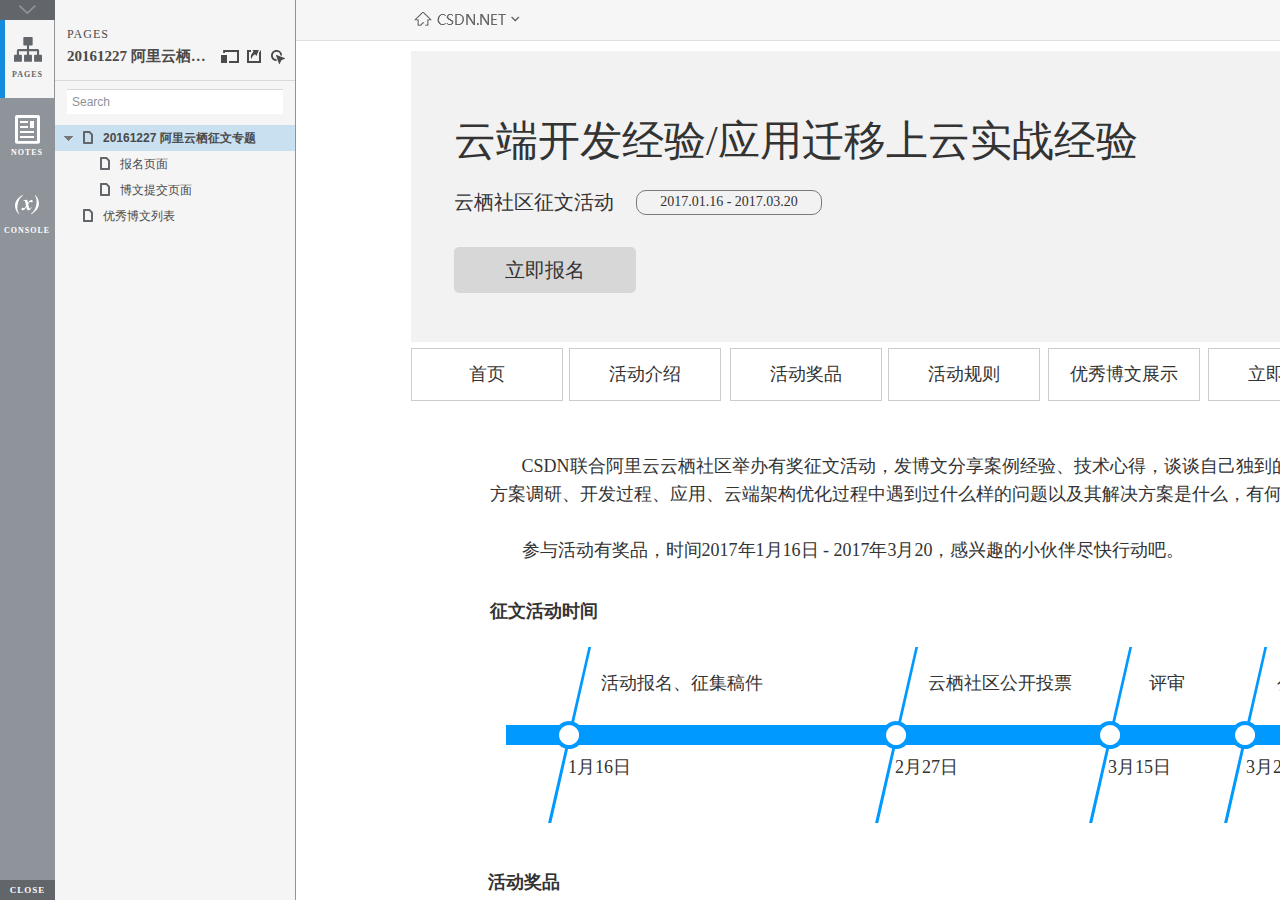
<file: index.html>
<!DOCTYPE html>
<html xmlns="http://www.w3.org/1999/xhtml" xml:lang="en" lang="en">
<head>
    <title>Untitled Document</title>
    <meta http-equiv="X-UA-Compatible" content="IE=edge"/>
    <meta http-equiv="content-type" content="text/html; charset=utf-8" />
    <meta name="viewport" content="width=device-width, initial-scale=1.0" />
    <meta name="apple-mobile-web-app-capable" content="yes" />
    <link type="text/css" href="resources/css/reset.css" rel="Stylesheet" />
    <link type="text/css" href="resources/css/default.css" rel="Stylesheet" />
    <!--<link href='https://fonts.googleapis.com/css?family=Nunito:300' rel='stylesheet' type='text/css'>-->

    <script type="text/javascript">
        if (location.href.toString().indexOf('file://localhost/') == 0) {
            location.href = location.href.toString().replace('file://localhost/', 'file:///');
        }
    </script>

    <!-- 8.0.0.3323 -->
<script src="resources/scripts/jquery-1.7.1.min.js"></script>
<script src="resources/scripts/startPre.js"></script>
<script src="data/document.js"></script>

    <style type="text/css">

#outerContainer {
	width:1000px;
	height:1500px;
}

.vsplitbar {
    width: 3px;
    /*background: #B9B9B9;*/
    border-right: 1px solid #8f949a;
}

.vsplitbar:hover, .vsplitbar.active {
    background: #8f949a;
}

#rightPanel {
    background-color: White;
}

/*#leftPanel {
    min-width: 120px;
}*/

.splitterMask {
   position:absolute;
   top: 0;
   left: 0;
   width: 100%;
   height: 100%;
   overflow: hidden;
   background-image: url(resources/images/transparent.gif);
   z-index: 20000;
}

    </style>
    <script type="text/javascript" language="JavaScript"><!--
        var SITEMAP_COLLAPSE_VAR_NAME = 'c';
        var PLUGIN_VAR_NAME = 'g';
        var FOOTNOTES_VAR_NAME = 'fn';
        var ADAPTIVE_VIEW_VAR_NAME = 'view';
        var lastLeftPanelWidth = 295;
        var toolBarOnly = true;

        // isolate scope
        (function() {
            setUpController();
            
            var configuration = $axure.document.configuration;
            var _settings = {};
            _settings.projectId = configuration.prototypeId;
            _settings.isAxshare = configuration.isAxshare;
            _settings.loadFeedbackPlugin = configuration.loadFeedbackPlugin;
            var cHash = getHashStringVar(SITEMAP_COLLAPSE_VAR_NAME);
            _settings.startCollapsed = cHash == "1";
            if(cHash == "2") closePlayer();
            var gHash = getHashStringVar(PLUGIN_VAR_NAME);
            if(gHash == "") gHash = 1;
            _settings.startPluginGid = gHash;

            $axure.player.settings = _settings;

            $(window).bind('load', function() {
                if(CHROME_5_LOCAL && !$('body').attr('pluginDetected')) {
                    window.location = 'resources/chrome/chrome.html';
                }
            });

            $(document).ready(function() {
                $axure.page.bind('load.start', mainFrame_onload);
                $axure.messageCenter.addMessageListener(messageCenter_message);

                $(document).on('pluginShown', function (event, data) {
                    setVarInCurrentUrlHash('g', data ? data : '');
                });

                $(document).on('pluginCreated', function(event, data) {
                    if($axure.player.settings.startPluginGid == data) {
                        $axure.player.showPlugin(data);
                    }
                });

                if($axure.player.settings.loadFeedbackPlugin) {
                    if($axure.player.settings.isAxshare) {
                        $axure.utils.loadJS('/Scripts/plugins/feedback/feedback8.js');
                    } else {
                        $axure.utils.loadJS('http://share.axure.com/Scripts/plugins/feedback/feedback8.js');
                    }
                }

                if(navigator.userAgent.indexOf("MSIE") >= 0) $('#outerContainer').width('100%');
                initialize();
                if($axure.player.settings.startCollapsed) $('#outerContainer').splitter({ sizeLeft: 0 });
                else $('#outerContainer').splitter({ sizeLeft: lastLeftPanelWidth });
                $('#leftPanel').width(lastLeftPanelWidth);
                
                $(window).resize(function() { resizeContent(); });

                $('#maximizePanelContainer').hide();

                initializeLogo();

                $(window).resize();
                resizeContent();
                
                $axure.player.collapseToBar();

                if($axure.player.settings.startCollapsed) {
                    collapse();
                    $('#leftPanel').width(0);
                }

                if(MOBILE_DEVICE) {
                    $('#interfaceControlFrameMinimizeContainer').height('45px');
                    $('#interfaceControlFrameMinimizeContainer a').height('45px');
                    $('#interfaceControlFrameHeaderContainer').css('margin-top','45px');
                    $('#interfaceControlFrameCloseContainer a').css('padding','10px 0px');
                    $('#maximizePanelContainer').height('45px');//.css('top','inherit').css('bottom','0px');

                    $('body').removeClass('hashover');

                    if(IOS) {
                        $('#rightPanel').css('overflow', 'auto').css('-webkit-overflow-scrolling', 'touch').css('-ms-overflow-x', 'hidden');

                        window.addEventListener("orientationchange", function() {
                            var viewport = document.querySelector("meta[name=viewport]");
                            //so iOS doesn't zoom when switching back to portrait
                            viewport.setAttribute('content', 'width=device-width, initial-scale=1.0, maximum-scale=1.0');
                            viewport.setAttribute('content', 'width=device-width, initial-scale=1.0');
                            resizeContent();
                        }, false);

                        $axure.page.bind('load.start', function() {
                            resizeContent();
                        });
                    }
                }

            });

            function initialize() {
                var legacyQString = getQueryString("Page");
                if (legacyQString.length > 0) {
                    location.href = location.href.substring(0, location.href.indexOf("?")) + "#p=" + legacyQString;
                    return;
                }

                var mainFrame = document.getElementById("mainFrame");
                mainFrame.contentWindow.location.href = getInitialUrl();
            }

            function initializeLogo() {
                if($axure.document.configuration.logoImagePath) {
                    var image = new Image();
                    image.onload = function() {
                        $('#logoImage').css('max-width', this.width + 'px');
                        $axure.player.resizeContent();
                    };
                    image.src = $axure.document.configuration.logoImagePath;
                
                    $('#interfaceControlFrameLogoImageContainer').html('<img id="logoImage" src="" />');
                    $('#logoImage').attr('src', $axure.document.configuration.logoImagePath).load(function() { resizeContent(); });
                } else $('#interfaceControlFrameLogoImageContainer').hide();

                if ($axure.document.configuration.logoImageCaption) {
                    $('#interfaceControlFrameLogoCaptionContainer').html($axure.document.configuration.logoImageCaption);
                } else $('#interfaceControlFrameLogoCaptionContainer').hide();

                if(!$('#interfaceControlFrameLogoImageContainer').is(':visible') && !$('#interfaceControlFrameLogoCaptionContainer').is(':visible')) {
                    $('#interfaceControlFrameLogoContainer').hide();
                }
            }

            var resizeContent = $axure.player.resizeContent = function() {
                var newHeight = $(window).height();
                var newWidth = $(window).width();

                var controlContainerHeight = newHeight;// - 30;
                if($('#interfaceControlFrameLogoContainer').is(':visible')) controlContainerHeight -= $('#interfaceControlFrameLogoContainer').outerHeight();// + 16;

                $('#outerContainer').height(newHeight).width(newWidth);
                $('.vsplitbar').height(newHeight);
                $('#leftPanel').height(newHeight);
                $('#interfaceControlFrame').height(newHeight);
                $('#interfaceControlFrameContainer').height(newHeight);
                $('#interfaceControlFrameHostContainer').height(controlContainerHeight);

                $('#rightPanel').height(newHeight);
                $('#mainFrame').height(newHeight);

                if($('#leftPanel').is(':visible')) $('#rightPanel').width($(window).width() - $('#leftPanel').width() - 1);// $('.vsplitbar').width());
                else $('#rightPanel').width($(window).width());

                $(document).trigger('ContainerHeightChange',[controlContainerHeight]);

                if(MOBILE_DEVICE) {
                    if(!(getHashStringVar(ADAPTIVE_VIEW_VAR_NAME).length > 0)) $axure.messageCenter.postMessage('setAdaptiveViewForSize', {'width':newWidth, 'height':$('#rightPanel').height()});
                }
            }

            var collapseToBar = $axure.player.collapseToBar = function() {
                lastLeftPanelWidth = $('#leftPanel').width();
                $('#leftPanel').width('55px');
                $('.vsplitbar').hide();
                $('#rightPanel').width($(window).width() - $('#leftPanel').width());
                $(window).resize();
                $('#outerContainer').trigger('resize');
                toolBarOnly = true;
            }

            var expandFromBar = $axure.player.expandFromBar = function() {
                if($('.vsplitbar').is(':visible')) return;

                $('#leftPanel').width(lastLeftPanelWidth);
                $('.vsplitbar').show();
                $('#rightPanel').width($(window).width() - $('#leftPanel').width() - 1);// $('.vsplitbar').width());
                $(window).resize();
                $('#outerContainer').trigger('resize');
                toolBarOnly = false;
            }

        })();

        function messageCenter_message(message, data) {
            if(message == 'expandFrame') expand();
            else if(message == 'getCollapseFrameOnLoad' && $axure.player.settings.startCollapsed && !MOBILE_DEVICE) $axure.messageCenter.postMessage('collapseFrameOnLoad');
        }

        
        function getInitialUrl() {
            var pageName = getHashStringVar("p");
            if(pageName.length > 0) return pageName + ".html";
            else {
                var url = getFirstPageUrl($axure.document.sitemap.rootNodes);
                return (url ? url : "about:blank");
            }
        }

        function getFirstPageUrl(nodes) {
            for (var i = 0; i < nodes.length; i++) {
                var node = nodes[i];
                if (node.url) return node.url;
                else {
                    var hasChildren = (node.children && node.children.length > 0);
                    if (hasChildren) {
                        var url = getFirstPageUrl(node.children);
                        if (url) return url;
                    }
                }
            }
            return null;
        }

        function closePlayer() {
            if($axure.page.location) window.location.href = $axure.page.location;
            else {
                var pageFile = getInitialUrl();
                var currentLocation = window.location.toString();
                window.location.href = currentLocation.substr(0, currentLocation.lastIndexOf("/") + 1) + pageFile;
            }
        }

        function replaceHash(newHash) {
            var currentLocWithoutHash = window.location.toString().split('#')[0];

            //We use replace so that every hash change doesn't get appended to the history stack.
            //We use replaceState in browsers that support it, else replace the location
            if(typeof window.history.replaceState != 'undefined') {
                try {
                    //Chrome 45 (Version 45.0.2454.85 m) started throwing an error here when generated locally (this only happens with sitemap open) which broke all interactions.
                    //try catch breaks the url adjusting nicely when the sitemap is open, but all interactions and forward and back buttons work.
                    //Uncaught SecurityError: Failed to execute 'replaceState' on 'History': A history state object with URL 'file:///C:/Users/Ian/Documents/Axure/HTML/Untitled/start.html#p=home' cannot be created in a document with origin 'null'.
                    window.history.replaceState(null, null, currentLocWithoutHash + newHash);
                } catch(ex) {}
            } else {
                window.location.replace(currentLocWithoutHash + newHash);
            }
        }

        function collapse() {
            setVarInCurrentUrlHash('c', 1);
            if(!toolBarOnly) lastLeftPanelWidth = $('#leftPanel').width();

            $('#maximizePanelContainer').show();
            $('#leftPanel').hide();
            $('.vsplitbar').hide();
            $('#rightPanel').width($(window).width());
            $(window).resize();
            $('#outerContainer').trigger('resize');

            $(document).trigger('sidebarCollapse');

            if(MOBILE_DEVICE) {
                $('#maximizePanelContainer').animate({
                    top:$('#rightPanel').height() - $('#maximizePanelContainer').height()
                }, 300, 'swing', function() {
                    $('#maximizePanelContainer').css('top', 'inherit').css('bottom', '0px');
                });
            }
        }

        function expand() {
            if(MOBILE_DEVICE) {
                $('#maximizePanelContainer').css('top', '0px').css('bottom', 'inherit');
            }

            deleteVarFromCurrentUrlHash('c');
            $('#maximizePanelContainer').hide();
            $('#leftPanel').width(lastLeftPanelWidth);
            $('#leftPanel').show();
            if(!toolBarOnly) {
                $('.vsplitbar').show();
                $('#rightPanel').width($(window).width() - $('#leftPanel').width() - 1);
            } else {
                $axure.player.collapseToBar();
            }
            $(window).resize();
            $('#outerContainer').trigger('resize');

            $(document).trigger('sidebarExpanded');
        }


        function mainFrame_onload() {
            if($axure.page.pageName) document.title = $axure.page.pageName;
        }

        function getQueryString(query) {
            var qstring = self.location.href.split("?");
            if(qstring.length < 2) return "";
            return GetParameter(qstring, query);
        }
        
        function GetParameter(qstring, query) {
            var prms = qstring[1].split("&");
            var frmelements = new Array();
            var currprmeter, querystr = "";

            for(var i = 0; i < prms.length; i++) {
                currprmeter = prms[i].split("=");
                frmelements[i] = new Array();
                frmelements[i][0] = currprmeter[0];
                frmelements[i][1] = currprmeter[1];
            }

            for(j = 0; j < frmelements.length; j++) {
                if(frmelements[j][0].toLowerCase() == query.toLowerCase()) {
                    querystr = frmelements[j][1];
                    break;
                }
            }
            return querystr;
        }
        
        function getHashStringVar(query) {
            var qstring = self.location.href.split("#");
            if(qstring.length < 2) return "";
            return GetParameter(qstring, query);
        }

        function setHashStringVar(currentHash, varName, varVal) {
            var varWithEqual = varName + '=';
            var poundVarWithEqual = varVal === '' ? '' :  '#' + varName + '=' + varVal;
            var ampVarWithEqual = varVal === '' ? '' :  '&' + varName + '=' + varVal;
            var hashToSet = '';

            var pageIndex = currentHash.indexOf('#' + varWithEqual);
            if(pageIndex == -1) pageIndex = currentHash.indexOf('&' + varWithEqual);
            if(pageIndex != -1) {
                var newHash = currentHash.substring(0, pageIndex);

                newHash = newHash == '' ? poundVarWithEqual : newHash + ampVarWithEqual;

                var ampIndex = currentHash.indexOf('&', pageIndex + 1);
                if(ampIndex != -1) {
                    newHash = newHash == '' ? '#' + currentHash.substring(ampIndex + 1) : newHash + currentHash.substring(ampIndex);
                }
                hashToSet = newHash;
            } else if(currentHash.indexOf('#') != -1) {
                hashToSet = currentHash + ampVarWithEqual;
            } else {
                hashToSet = poundVarWithEqual;
            }

            if(hashToSet != '' || varVal == '') {
                return hashToSet;
            }

            return null;
        }

        function setVarInCurrentUrlHash(varName, varVal) {
            var newHash = setHashStringVar(window.location.hash, varName, varVal);

            if(newHash != null) {
                replaceHash(newHash);
            }
        }

        function deleteHashStringVar(currentHash, varName) {
            var varWithEqual = varName + '=';

            var pageIndex = currentHash.indexOf('#' + varWithEqual);
            if(pageIndex == -1) pageIndex = currentHash.indexOf('&' + varWithEqual);
            if(pageIndex != -1) {
                var newHash = currentHash.substring(0, pageIndex);

                var ampIndex = currentHash.indexOf('&', pageIndex + 1);

                //IF begin of string....if none blank, ELSE # instead of & and rest
                //IF in string....prefix + if none blank, ELSE &-rest
                if(newHash == '') { //beginning of string
                    newHash = ampIndex != -1 ? '#' + currentHash.substring(ampIndex + 1) : '';
                } else { //somewhere in the middle
                    newHash = newHash + (ampIndex != -1 ? currentHash.substring(ampIndex) : '');
                }

                return newHash;
            }

            return null;
        }

        function deleteVarFromCurrentUrlHash(varName) {
            var newHash = deleteHashStringVar(window.location.hash, varName);

            if(newHash != null) {
                replaceHash(newHash);
            }
        }
    --></script>
    
    <link type="text/css" rel="Stylesheet" href="plugins/sitemap/styles/sitemap.css" />
    <link type="text/css" rel="Stylesheet" href="plugins/page_notes/styles/page_notes.css" />
    <link type="text/css" rel="Stylesheet" href="plugins/debug/styles/debug.css" />
    <script src="resources/scripts/startPost.js"></script>


    <!--<link type="text/css" rel="Stylesheet" href="plugins/recordplay/styles/recordplay.css" />
    <script type="text/javascript" src="plugins/recordplay/recordplay.js"></script>-->
    

</head>
<body scroll="no" class="hashover">
    <div id="outerContainer">

        <div id="leftPanel">
            <div id="interfaceControlFrame">
                <div id="interfaceControlFrameMinimizeContainer">
                    <a title="Collapse" id="interfaceControlFrameMinimizeButton" onclick="collapse();">&nbsp;</a>
                </div>
                <div id="interfaceControlFrameHeaderContainer">
                    <ul id="interfaceControlFrameHeader"></ul>
                </div>
                <div id="interfaceControlFrameContainer">
                    <div id="interfaceControlFrameLogoContainer">
                        <div id="interfaceControlFrameLogoImageContainer"></div>
                        <div id="interfaceControlFrameLogoCaptionContainer"></div>
                    </div>
                    <div id="interfaceControlFrameHostContainer">
                    </div>
                </div>
                <div id="interfaceControlFrameCloseContainer">
                    <a title="Close" id="interfaceControlFrameCloseButton" onclick="closePlayer();">CLOSE</a>
                </div>
            </div>
        </div>
        <div id="rightPanel">
            <iframe id="mainFrame" name="mainFrame" width="100%" height="100%" src="" frameborder="0" style="display: block;" webkitallowfullscreen mozallowfullscreen allowfullscreen></iframe>
        </div>

    </div>

    <div id="maximizePanelContainer">
        <iframe id="expandFrame" src="resources/expand.html" width="100%" height="100%" scrolling="no" allowtransparency="true" frameborder="0"></iframe>
    </div>

</body>
</html>
</file>
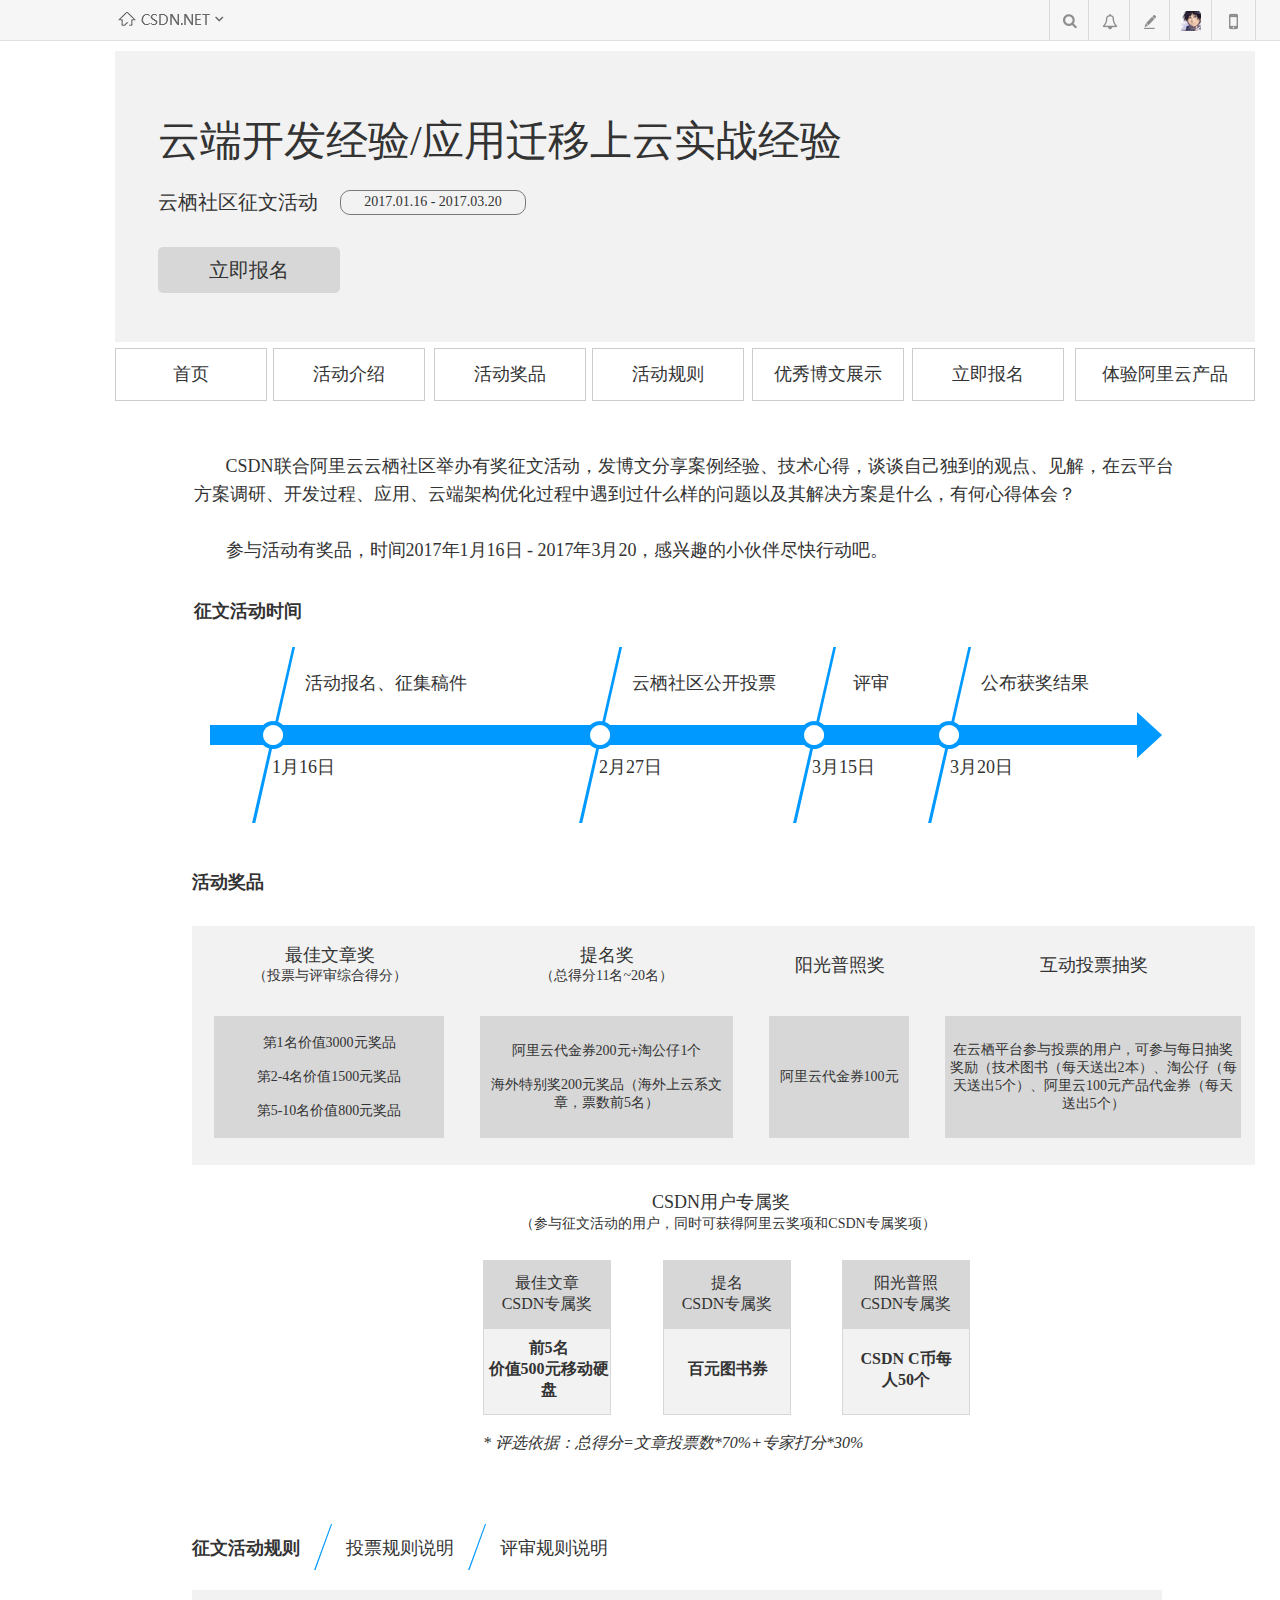
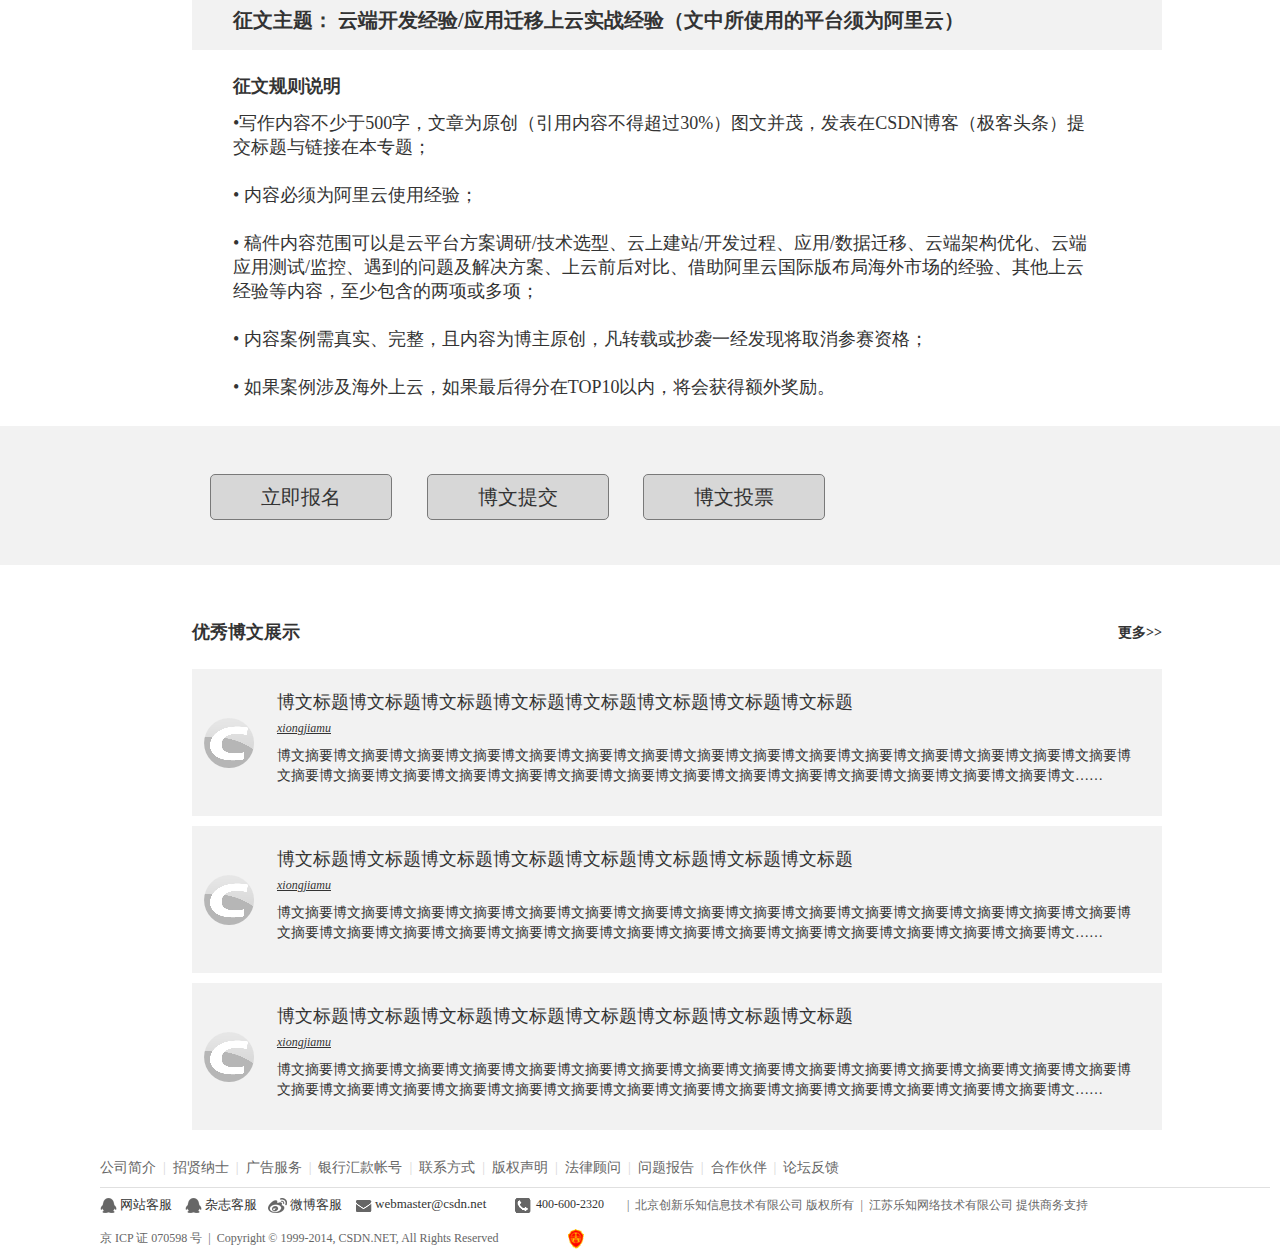
<file: 20161227_阿里云栖征文专题.html>
﻿<!DOCTYPE html>
<html>
  <head>
    <title>20161227 阿里云栖征文专题</title>
    <meta http-equiv="X-UA-Compatible" content="IE=edge"/>
    <meta http-equiv="content-type" content="text/html; charset=utf-8"/>
    <meta name="apple-mobile-web-app-capable" content="yes"/>
    <link href="resources/css/jquery-ui-themes.css" type="text/css" rel="stylesheet"/>
    <link href="resources/css/axure_rp_page.css" type="text/css" rel="stylesheet"/>
    <link href="data/styles.css" type="text/css" rel="stylesheet"/>
    <link href="files/20161227_阿里云栖征文专题/styles.css" type="text/css" rel="stylesheet"/>
    <link href="http://netdna.bootstrapcdn.com/font-awesome/4.5.0/css/font-awesome.css" type="text/css" rel="stylesheet"/>
    <script src="resources/scripts/jquery-1.7.1.min.js"></script>
    <script src="resources/scripts/jquery-ui-1.8.10.custom.min.js"></script>
    <script src="resources/scripts/prototypePre.js"></script>
    <script src="data/document.js"></script>
    <script src="resources/scripts/prototypePost.js"></script>
    <script src="files/20161227_阿里云栖征文专题/data.js"></script>
    <script type="text/javascript">
      $axure.utils.getTransparentGifPath = function() { return 'resources/images/transparent.gif'; };
      $axure.utils.getOtherPath = function() { return 'resources/Other.html'; };
      $axure.utils.getReloadPath = function() { return 'resources/reload.html'; };
    </script>
  </head>
  <body>
    <div id="base" class="">

      <!-- Unnamed (header-new) -->

      <!-- Unnamed (Rectangle) -->
      <div id="u1" class="ax_default shape">
        <div id="u1_div" class=""></div>
        <!-- Unnamed () -->
        <div id="u2" class="text" style="display:none; visibility: hidden">
          <p><span></span></p>
        </div>
      </div>

      <!-- Unnamed (Image) -->
      <div id="u3" class="ax_default image">
        <img id="u3_img" class="img " src="images/20161227_阿里云栖征文专题/u3.png"/>
        <!-- Unnamed () -->
        <div id="u4" class="text" style="display:none; visibility: hidden">
          <p><span></span></p>
        </div>
      </div>

      <!-- Unnamed (Image) -->
      <div id="u5" class="ax_default image">
        <img id="u5_img" class="img " src="images/20161227_阿里云栖征文专题/u5.png"/>
        <!-- Unnamed () -->
        <div id="u6" class="text" style="display:none; visibility: hidden">
          <p><span></span></p>
        </div>
      </div>

      <!-- Unnamed (Horizontal Line) -->
      <div id="u7" class="ax_default horizontal_line">
        <img id="u7_img" class="img " src="images/20161227_阿里云栖征文专题/u7.png"/>
        <!-- Unnamed () -->
        <div id="u8" class="text" style="display:none; visibility: hidden">
          <p><span></span></p>
        </div>
      </div>

      <!-- Unnamed (Image) -->
      <div id="u9" class="ax_default image">
        <img id="u9_img" class="img " src="images/20161227_阿里云栖征文专题/u9.png"/>
        <!-- Unnamed () -->
        <div id="u10" class="text" style="display:none; visibility: hidden">
          <p><span></span></p>
        </div>
      </div>

      <!-- Unnamed (Rectangle) -->
      <div id="u11" class="ax_default box_2">
        <div id="u11_div" class=""></div>
        <!-- Unnamed () -->
        <div id="u12" class="text" style="display:none; visibility: hidden">
          <p><span></span></p>
        </div>
      </div>

      <!-- Unnamed (Rectangle) -->
      <div id="u13" class="ax_default heading_1">
        <div id="u13_div" class=""></div>
        <!-- Unnamed () -->
        <div id="u14" class="text">
          <p><span>云端开发经验/应用迁移上云实战经验</span></p>
        </div>
      </div>

      <!-- Unnamed (Rectangle) -->
      <div id="u15" class="ax_default label">
        <div id="u15_div" class=""></div>
        <!-- Unnamed () -->
        <div id="u16" class="text">
          <p><span>2017.01.16 - 2017.03.20</span></p>
        </div>
      </div>

      <!-- Unnamed (Rectangle) -->
      <div id="u17" class="ax_default box_3">
        <div id="u17_div" class=""></div>
        <!-- Unnamed () -->
        <div id="u18" class="text">
          <p><span>立即报名</span></p>
        </div>
      </div>

      <!-- Unnamed (Rectangle) -->
      <div id="u19" class="ax_default paragraph">
        <div id="u19_div" class=""></div>
        <!-- Unnamed () -->
        <div id="u20" class="text">
          <p><span>&nbsp;&nbsp; &nbsp; &nbsp; CSDN联合阿里云云栖社区举办有奖征文活动，发博文分享案例经验、技术心得，谈谈自己独到的观点、见解，在云平台方案调研、开发过程、应用、云端架构优化过程中遇到过什么样的问题以及其解决方案是什么，有何心得体会？</span></p><p><span><br></span></p><p><span>&nbsp;&nbsp; &nbsp; &nbsp; 参与活动有奖品，时间2017年1月16日 - 2017年3月20，感兴趣的小伙伴尽快行动吧。</span></p>
        </div>
      </div>

      <!-- Unnamed (Rectangle) -->
      <div id="u21" class="ax_default heading_3">
        <div id="u21_div" class=""></div>
        <!-- Unnamed () -->
        <div id="u22" class="text">
          <p><span>征文活动时间</span></p>
        </div>
      </div>

      <!-- Unnamed (Group) -->
      <div id="u23" class="ax_default" data-width="952" data-height="46">

        <!-- Unnamed (Rectangle) -->
        <div id="u24" class="ax_default box_2">
          <div id="u24_div" class=""></div>
          <!-- Unnamed () -->
          <div id="u25" class="text" style="display:none; visibility: hidden">
            <p><span></span></p>
          </div>
        </div>

        <!-- Unnamed (Right Arrow) -->
        <div id="u26" class="ax_default box_2">
          <img id="u26_img" class="img " src="images/20161227_阿里云栖征文专题/u26.png"/>
          <!-- Unnamed () -->
          <div id="u27" class="text" style="display:none; visibility: hidden">
            <p><span></span></p>
          </div>
        </div>
      </div>

      <!-- Unnamed (Group) -->
      <div id="u28" class="ax_default" data-width="43" data-height="176">

        <!-- Unnamed (Shape) -->
        <div id="u29" class="ax_default box_2">
          <img id="u29_img" class="img " src="images/20161227_阿里云栖征文专题/u29.png"/>
          <!-- Unnamed () -->
          <div id="u30" class="text" style="display:none; visibility: hidden">
            <p><span></span></p>
          </div>
        </div>

        <!-- Unnamed (Ellipse) -->
        <div id="u31" class="ax_default ellipse">
          <img id="u31_img" class="img " src="images/20161227_阿里云栖征文专题/u31.png"/>
          <!-- Unnamed () -->
          <div id="u32" class="text" style="display:none; visibility: hidden">
            <p><span></span></p>
          </div>
        </div>

        <!-- Unnamed (Ellipse) -->
        <div id="u33" class="ax_default ellipse">
          <img id="u33_img" class="img " src="images/20161227_阿里云栖征文专题/u33.png"/>
          <!-- Unnamed () -->
          <div id="u34" class="text" style="display:none; visibility: hidden">
            <p><span></span></p>
          </div>
        </div>
      </div>

      <!-- Unnamed (Group) -->
      <div id="u35" class="ax_default ax_default_hidden" style="display:none; visibility: hidden" data-width="0" data-height="0">

        <!-- Unnamed (Shape) -->
        <div id="u36" class="ax_default box_2">
          <img id="u36_img" class="img " src="images/20161227_阿里云栖征文专题/u29.png"/>
          <!-- Unnamed () -->
          <div id="u37" class="text" style="display:none; visibility: hidden">
            <p><span></span></p>
          </div>
        </div>

        <!-- Unnamed (Ellipse) -->
        <div id="u38" class="ax_default ellipse">
          <img id="u38_img" class="img " src="images/20161227_阿里云栖征文专题/u31.png"/>
          <!-- Unnamed () -->
          <div id="u39" class="text" style="display:none; visibility: hidden">
            <p><span></span></p>
          </div>
        </div>

        <!-- Unnamed (Ellipse) -->
        <div id="u40" class="ax_default ellipse">
          <img id="u40_img" class="img " src="images/20161227_阿里云栖征文专题/u33.png"/>
          <!-- Unnamed () -->
          <div id="u41" class="text" style="display:none; visibility: hidden">
            <p><span></span></p>
          </div>
        </div>
      </div>

      <!-- Unnamed (Group) -->
      <div id="u42" class="ax_default" data-width="43" data-height="176">

        <!-- Unnamed (Shape) -->
        <div id="u43" class="ax_default box_2">
          <img id="u43_img" class="img " src="images/20161227_阿里云栖征文专题/u29.png"/>
          <!-- Unnamed () -->
          <div id="u44" class="text" style="display:none; visibility: hidden">
            <p><span></span></p>
          </div>
        </div>

        <!-- Unnamed (Ellipse) -->
        <div id="u45" class="ax_default ellipse">
          <img id="u45_img" class="img " src="images/20161227_阿里云栖征文专题/u31.png"/>
          <!-- Unnamed () -->
          <div id="u46" class="text" style="display:none; visibility: hidden">
            <p><span></span></p>
          </div>
        </div>

        <!-- Unnamed (Ellipse) -->
        <div id="u47" class="ax_default ellipse">
          <img id="u47_img" class="img " src="images/20161227_阿里云栖征文专题/u33.png"/>
          <!-- Unnamed () -->
          <div id="u48" class="text" style="display:none; visibility: hidden">
            <p><span></span></p>
          </div>
        </div>
      </div>

      <!-- Unnamed (Group) -->
      <div id="u49" class="ax_default" data-width="43" data-height="176">

        <!-- Unnamed (Shape) -->
        <div id="u50" class="ax_default box_2">
          <img id="u50_img" class="img " src="images/20161227_阿里云栖征文专题/u29.png"/>
          <!-- Unnamed () -->
          <div id="u51" class="text" style="display:none; visibility: hidden">
            <p><span></span></p>
          </div>
        </div>

        <!-- Unnamed (Ellipse) -->
        <div id="u52" class="ax_default ellipse">
          <img id="u52_img" class="img " src="images/20161227_阿里云栖征文专题/u31.png"/>
          <!-- Unnamed () -->
          <div id="u53" class="text" style="display:none; visibility: hidden">
            <p><span></span></p>
          </div>
        </div>

        <!-- Unnamed (Ellipse) -->
        <div id="u54" class="ax_default ellipse">
          <img id="u54_img" class="img " src="images/20161227_阿里云栖征文专题/u33.png"/>
          <!-- Unnamed () -->
          <div id="u55" class="text" style="display:none; visibility: hidden">
            <p><span></span></p>
          </div>
        </div>
      </div>

      <!-- Unnamed (Group) -->
      <div id="u56" class="ax_default" data-width="43" data-height="176">

        <!-- Unnamed (Shape) -->
        <div id="u57" class="ax_default box_2">
          <img id="u57_img" class="img " src="images/20161227_阿里云栖征文专题/u29.png"/>
          <!-- Unnamed () -->
          <div id="u58" class="text" style="display:none; visibility: hidden">
            <p><span></span></p>
          </div>
        </div>

        <!-- Unnamed (Ellipse) -->
        <div id="u59" class="ax_default ellipse">
          <img id="u59_img" class="img " src="images/20161227_阿里云栖征文专题/u31.png"/>
          <!-- Unnamed () -->
          <div id="u60" class="text" style="display:none; visibility: hidden">
            <p><span></span></p>
          </div>
        </div>

        <!-- Unnamed (Ellipse) -->
        <div id="u61" class="ax_default ellipse">
          <img id="u61_img" class="img " src="images/20161227_阿里云栖征文专题/u33.png"/>
          <!-- Unnamed () -->
          <div id="u62" class="text" style="display:none; visibility: hidden">
            <p><span></span></p>
          </div>
        </div>
      </div>

      <!-- Unnamed (Rectangle) -->
      <div id="u63" class="ax_default heading_3">
        <div id="u63_div" class=""></div>
        <!-- Unnamed () -->
        <div id="u64" class="text">
          <p><span>活动报名、征集稿件</span></p>
        </div>
      </div>

      <!-- Unnamed (Rectangle) -->
      <div id="u65" class="ax_default heading_3 ax_default_hidden" style="display:none; visibility: hidden">
        <div id="u65_div" class=""></div>
        <!-- Unnamed () -->
        <div id="u66" class="text">
          <p><span>提交博文</span></p>
        </div>
      </div>

      <!-- Unnamed (Rectangle) -->
      <div id="u67" class="ax_default heading_3">
        <div id="u67_div" class=""></div>
        <!-- Unnamed () -->
        <div id="u68" class="text">
          <p><span>云栖社区公开投票</span></p>
        </div>
      </div>

      <!-- Unnamed (Rectangle) -->
      <div id="u69" class="ax_default heading_3">
        <div id="u69_div" class=""></div>
        <!-- Unnamed () -->
        <div id="u70" class="text">
          <p><span>评审</span></p>
        </div>
      </div>

      <!-- Unnamed (Rectangle) -->
      <div id="u71" class="ax_default heading_3">
        <div id="u71_div" class=""></div>
        <!-- Unnamed () -->
        <div id="u72" class="text">
          <p><span>公布获奖结果</span></p>
        </div>
      </div>

      <!-- Unnamed (Rectangle) -->
      <div id="u73" class="ax_default heading_3">
        <div id="u73_div" class=""></div>
        <!-- Unnamed () -->
        <div id="u74" class="text">
          <p><span>1月16日</span></p>
        </div>
      </div>

      <!-- Unnamed (Rectangle) -->
      <div id="u75" class="ax_default heading_3 ax_default_hidden" style="display:none; visibility: hidden">
        <div id="u75_div" class=""></div>
        <!-- Unnamed () -->
        <div id="u76" class="text">
          <p><span>2月17日</span></p>
        </div>
      </div>

      <!-- Unnamed (Rectangle) -->
      <div id="u77" class="ax_default heading_3">
        <div id="u77_div" class=""></div>
        <!-- Unnamed () -->
        <div id="u78" class="text">
          <p><span>2月27日</span></p>
        </div>
      </div>

      <!-- Unnamed (Rectangle) -->
      <div id="u79" class="ax_default heading_3">
        <div id="u79_div" class=""></div>
        <!-- Unnamed () -->
        <div id="u80" class="text">
          <p><span>3月15日</span></p>
        </div>
      </div>

      <!-- Unnamed (Rectangle) -->
      <div id="u81" class="ax_default heading_3">
        <div id="u81_div" class=""></div>
        <!-- Unnamed () -->
        <div id="u82" class="text">
          <p><span>3月20日</span></p>
        </div>
      </div>

      <!-- Unnamed (Rectangle) -->
      <div id="u83" class="ax_default heading_3">
        <div id="u83_div" class=""></div>
        <!-- Unnamed () -->
        <div id="u84" class="text">
          <p><span>活动奖品</span></p>
        </div>
      </div>

      <!-- rewards (Dynamic Panel) -->
      <div id="u85" class="ax_default" data-label="rewards">
        <div id="u85_state0" class="panel_state" data-label="State3" style="">
          <div id="u85_state0_content" class="panel_state_content">

            <!-- Unnamed (Rectangle) -->
            <div id="u86" class="ax_default box_2">
              <div id="u86_div" class=""></div>
              <!-- Unnamed () -->
              <div id="u87" class="text" style="display:none; visibility: hidden">
                <p><span></span></p>
              </div>
            </div>

            <!-- Unnamed (Group) -->
            <div id="u88" class="ax_default" data-width="128" data-height="155">

              <!-- Unnamed (Rectangle) -->
              <div id="u89" class="ax_default box_2">
                <div id="u89_div" class=""></div>
                <!-- Unnamed () -->
                <div id="u90" class="text" style="display:none; visibility: hidden">
                  <p><span></span></p>
                </div>
              </div>

              <!-- Unnamed (Rectangle) -->
              <div id="u91" class="ax_default box_3">
                <div id="u91_div" class=""></div>
                <!-- Unnamed () -->
                <div id="u92" class="text">
                  <p><span>阳光普照</span></p><p><span>CSDN专属奖</span></p>
                </div>
              </div>

              <!-- Unnamed (Paragraph) -->
              <div id="u93" class="ax_default paragraph">
                <img id="u93_img" class="img " src="images/20161227_阿里云栖征文专题/u93.png"/>
                <!-- Unnamed () -->
                <div id="u94" class="text">
                  <p><span>CSDN C币每人50个</span></p>
                </div>
              </div>
            </div>

            <!-- Unnamed (Group) -->
            <div id="u95" class="ax_default" data-width="128" data-height="155">

              <!-- Unnamed (Rectangle) -->
              <div id="u96" class="ax_default box_2">
                <div id="u96_div" class=""></div>
                <!-- Unnamed () -->
                <div id="u97" class="text" style="display:none; visibility: hidden">
                  <p><span></span></p>
                </div>
              </div>

              <!-- Unnamed (Rectangle) -->
              <div id="u98" class="ax_default box_3">
                <div id="u98_div" class=""></div>
                <!-- Unnamed () -->
                <div id="u99" class="text">
                  <p><span>提名</span></p><p><span>CSDN专属奖</span></p>
                </div>
              </div>

              <!-- Unnamed (Paragraph) -->
              <div id="u100" class="ax_default paragraph">
                <img id="u100_img" class="img " src="images/20161227_阿里云栖征文专题/u100.png"/>
                <!-- Unnamed () -->
                <div id="u101" class="text">
                  <p><span>百元图书券</span></p>
                </div>
              </div>
            </div>

            <!-- Unnamed (Group) -->
            <div id="u102" class="ax_default" data-width="128" data-height="155">

              <!-- Unnamed (Rectangle) -->
              <div id="u103" class="ax_default box_2">
                <div id="u103_div" class=""></div>
                <!-- Unnamed () -->
                <div id="u104" class="text" style="display:none; visibility: hidden">
                  <p><span></span></p>
                </div>
              </div>

              <!-- Unnamed (Rectangle) -->
              <div id="u105" class="ax_default box_3">
                <div id="u105_div" class=""></div>
                <!-- Unnamed () -->
                <div id="u106" class="text">
                  <p><span>最佳文章</span></p><p><span>CSDN专属奖</span></p>
                </div>
              </div>

              <!-- Unnamed (Paragraph) -->
              <div id="u107" class="ax_default paragraph">
                <img id="u107_img" class="img " src="images/20161227_阿里云栖征文专题/u107.png"/>
                <!-- Unnamed () -->
                <div id="u108" class="text">
                  <p><span>前5名</span></p><p><span>价值500元移动硬盘</span></p>
                </div>
              </div>
            </div>

            <!-- Unnamed (Rectangle) -->
            <div id="u109" class="ax_default heading_3">
              <div id="u109_div" class=""></div>
              <!-- Unnamed () -->
              <div id="u110" class="text">
                <p style="font-size:18px;"><span>最佳文章奖</span></p><p style="font-size:14px;"><span>（投票与评审综合得分）</span></p>
              </div>
            </div>

            <!-- Unnamed (Rectangle) -->
            <div id="u111" class="ax_default heading_3">
              <div id="u111_div" class=""></div>
              <!-- Unnamed () -->
              <div id="u112" class="text">
                <p style="font-size:18px;"><span>提名奖</span></p><p style="font-size:14px;"><span>（总得分11名~20名）</span></p>
              </div>
            </div>

            <!-- Unnamed (Rectangle) -->
            <div id="u113" class="ax_default box_3">
              <div id="u113_div" class=""></div>
              <!-- Unnamed () -->
              <div id="u114" class="text">
                <p><span>第1名价值3000元奖品</span></p><p><span><br></span></p><p><span>第2-4名价值1500元奖品</span></p><p><span><br></span></p><p><span>第5-10名价值800元奖品</span></p>
              </div>
            </div>

            <!-- Unnamed (Rectangle) -->
            <div id="u115" class="ax_default heading_3">
              <div id="u115_div" class=""></div>
              <!-- Unnamed () -->
              <div id="u116" class="text">
                <p><span>阳光普照奖</span></p>
              </div>
            </div>

            <!-- Unnamed (Rectangle) -->
            <div id="u117" class="ax_default box_3">
              <div id="u117_div" class=""></div>
              <!-- Unnamed () -->
              <div id="u118" class="text">
                <p><span>阿里云代金券100元</span></p>
              </div>
            </div>

            <!-- Unnamed (Rectangle) -->
            <div id="u119" class="ax_default heading_3">
              <div id="u119_div" class=""></div>
              <!-- Unnamed () -->
              <div id="u120" class="text">
                <p><span>互动投票抽奖</span></p>
              </div>
            </div>

            <!-- Unnamed (Rectangle) -->
            <div id="u121" class="ax_default heading_3">
              <div id="u121_div" class=""></div>
              <!-- Unnamed () -->
              <div id="u122" class="text">
                <p><span>* 评选依据：总得分=文章投票数*70%+专家打分*30%</span></p>
              </div>
            </div>

            <!-- Unnamed (Rectangle) -->
            <div id="u123" class="ax_default heading_3">
              <div id="u123_div" class=""></div>
              <!-- Unnamed () -->
              <div id="u124" class="text">
                <p><span>CSDN用户专属奖</span></p>
              </div>
            </div>

            <!-- Unnamed (Paragraph) -->
            <div id="u125" class="ax_default paragraph">
              <img id="u125_img" class="img " src="images/20161227_阿里云栖征文专题/u125.png"/>
              <!-- Unnamed () -->
              <div id="u126" class="text">
                <p><span>（参与征文活动的用户，同时可获得阿里云奖项和CSDN专属奖项）</span></p>
              </div>
            </div>

            <!-- Unnamed (Rectangle) -->
            <div id="u127" class="ax_default box_3">
              <div id="u127_div" class=""></div>
              <!-- Unnamed () -->
              <div id="u128" class="text">
                <p><span>阿里云代金券200元+淘公仔1个</span></p><p><span><br></span></p><p><span>海外特别奖200元奖品（海外上云系文章，票数前5名）</span></p>
              </div>
            </div>

            <!-- Unnamed (Rectangle) -->
            <div id="u129" class="ax_default box_3">
              <div id="u129_div" class=""></div>
              <!-- Unnamed () -->
              <div id="u130" class="text">
                <p><span>在云栖平台参与投票的用户，可参与每日抽奖奖励（技术图书（每天送出2本）、淘公仔（每天送出5个）、阿里云100元产品代金券（每天送出5个）</span></p>
              </div>
            </div>
          </div>
        </div>
        <div id="u85_state1" class="panel_state" data-label="State1" style="visibility: hidden;">
          <div id="u85_state1_content" class="panel_state_content">

            <!-- Unnamed (Rectangle) -->
            <div id="u131" class="ax_default box_2">
              <div id="u131_div" class=""></div>
              <!-- Unnamed () -->
              <div id="u132" class="text" style="display:none; visibility: hidden">
                <p><span></span></p>
              </div>
            </div>

            <!-- Unnamed (Group) -->
            <div id="u133" class="ax_default" data-width="128" data-height="155">

              <!-- Unnamed (Rectangle) -->
              <div id="u134" class="ax_default box_2">
                <div id="u134_div" class=""></div>
                <!-- Unnamed () -->
                <div id="u135" class="text" style="display:none; visibility: hidden">
                  <p><span></span></p>
                </div>
              </div>

              <!-- Unnamed (Rectangle) -->
              <div id="u136" class="ax_default box_3">
                <div id="u136_div" class=""></div>
                <!-- Unnamed () -->
                <div id="u137" class="text">
                  <p><span>阳光普照</span></p><p><span>CSDN专属奖</span></p>
                </div>
              </div>

              <!-- Unnamed (Paragraph) -->
              <div id="u138" class="ax_default paragraph">
                <img id="u138_img" class="img " src="images/20161227_阿里云栖征文专题/u93.png"/>
                <!-- Unnamed () -->
                <div id="u139" class="text">
                  <p><span>CSDN C币每人50个</span></p>
                </div>
              </div>
            </div>

            <!-- Unnamed (Group) -->
            <div id="u140" class="ax_default" data-width="128" data-height="155">

              <!-- Unnamed (Rectangle) -->
              <div id="u141" class="ax_default box_2">
                <div id="u141_div" class=""></div>
                <!-- Unnamed () -->
                <div id="u142" class="text" style="display:none; visibility: hidden">
                  <p><span></span></p>
                </div>
              </div>

              <!-- Unnamed (Rectangle) -->
              <div id="u143" class="ax_default box_3">
                <div id="u143_div" class=""></div>
                <!-- Unnamed () -->
                <div id="u144" class="text">
                  <p><span>提名</span></p><p><span>CSDN专属奖</span></p>
                </div>
              </div>

              <!-- Unnamed (Paragraph) -->
              <div id="u145" class="ax_default paragraph">
                <img id="u145_img" class="img " src="images/20161227_阿里云栖征文专题/u100.png"/>
                <!-- Unnamed () -->
                <div id="u146" class="text">
                  <p><span>百元图书券</span></p>
                </div>
              </div>
            </div>

            <!-- Unnamed (Group) -->
            <div id="u147" class="ax_default" data-width="128" data-height="155">

              <!-- Unnamed (Rectangle) -->
              <div id="u148" class="ax_default box_2">
                <div id="u148_div" class=""></div>
                <!-- Unnamed () -->
                <div id="u149" class="text" style="display:none; visibility: hidden">
                  <p><span></span></p>
                </div>
              </div>

              <!-- Unnamed (Rectangle) -->
              <div id="u150" class="ax_default box_3">
                <div id="u150_div" class=""></div>
                <!-- Unnamed () -->
                <div id="u151" class="text">
                  <p><span>最佳文章</span></p><p><span>CSDN专属奖</span></p>
                </div>
              </div>

              <!-- Unnamed (Paragraph) -->
              <div id="u152" class="ax_default paragraph">
                <img id="u152_img" class="img " src="images/20161227_阿里云栖征文专题/u107.png"/>
                <!-- Unnamed () -->
                <div id="u153" class="text">
                  <p><span>前5名</span></p><p><span>价值500元移动硬盘</span></p>
                </div>
              </div>
            </div>

            <!-- Unnamed (Rectangle) -->
            <div id="u154" class="ax_default heading_3">
              <div id="u154_div" class=""></div>
              <!-- Unnamed () -->
              <div id="u155" class="text">
                <p style="font-size:18px;"><span>最佳文章奖</span></p><p style="font-size:14px;"><span>（投票与评审综合得分）</span></p>
              </div>
            </div>

            <!-- Unnamed (Ellipse) -->
            <div id="u156" class="ax_default box_3">
              <img id="u156_img" class="img " src="images/20161227_阿里云栖征文专题/u156.png"/>
              <!-- Unnamed () -->
              <div id="u157" class="text">
                <p><span>第1名</span></p><p><span><br></span></p><p><span>价值3000元奖品</span></p>
              </div>
            </div>

            <!-- Unnamed (Ellipse) -->
            <div id="u158" class="ax_default box_3">
              <img id="u158_img" class="img " src="images/20161227_阿里云栖征文专题/u156.png"/>
              <!-- Unnamed () -->
              <div id="u159" class="text">
                <p><span>第2~4名</span></p><p><span><br></span></p><p><span>价值1500元奖品</span></p>
              </div>
            </div>

            <!-- Unnamed (Ellipse) -->
            <div id="u160" class="ax_default box_3">
              <img id="u160_img" class="img " src="images/20161227_阿里云栖征文专题/u156.png"/>
              <!-- Unnamed () -->
              <div id="u161" class="text">
                <p><span>第5~10名</span></p><p><span><br></span></p><p><span>价值800元奖品</span></p>
              </div>
            </div>

            <!-- Unnamed (Rectangle) -->
            <div id="u162" class="ax_default heading_3">
              <div id="u162_div" class=""></div>
              <!-- Unnamed () -->
              <div id="u163" class="text">
                <p style="font-size:18px;"><span>提名奖</span></p><p style="font-size:14px;"><span>（总得分11名~20名）</span></p>
              </div>
            </div>

            <!-- Unnamed (Rectangle) -->
            <div id="u164" class="ax_default box_3">
              <div id="u164_div" class=""></div>
              <!-- Unnamed () -->
              <div id="u165" class="text">
                <p><span>阿里云代金券200元+淘公仔1个</span></p><p><span><br></span></p><p><span>海外特别奖200元奖品（海外上云系文章，票数前5名）</span></p>
              </div>
            </div>

            <!-- Unnamed (Rectangle) -->
            <div id="u166" class="ax_default heading_3">
              <div id="u166_div" class=""></div>
              <!-- Unnamed () -->
              <div id="u167" class="text">
                <p><span>阳光普照奖</span></p>
              </div>
            </div>

            <!-- Unnamed (Rectangle) -->
            <div id="u168" class="ax_default box_3">
              <div id="u168_div" class=""></div>
              <!-- Unnamed () -->
              <div id="u169" class="text">
                <p><span>阿里云代金券100元</span></p>
              </div>
            </div>

            <!-- Unnamed (Rectangle) -->
            <div id="u170" class="ax_default heading_3">
              <div id="u170_div" class=""></div>
              <!-- Unnamed () -->
              <div id="u171" class="text">
                <p><span>互动投票抽奖</span></p>
              </div>
            </div>

            <!-- Unnamed (Rectangle) -->
            <div id="u172" class="ax_default box_3">
              <div id="u172_div" class=""></div>
              <!-- Unnamed () -->
              <div id="u173" class="text">
                <p><span>技术图书</span></p><p><span>（每天送出2本）</span></p>
              </div>
            </div>

            <!-- Unnamed (Rectangle) -->
            <div id="u174" class="ax_default heading_3">
              <div id="u174_div" class=""></div>
              <!-- Unnamed () -->
              <div id="u175" class="text">
                <p><span>* 评选依据：总得分=文章投票数*70%+专家打分*30%</span></p>
              </div>
            </div>

            <!-- Unnamed (Rectangle) -->
            <div id="u176" class="ax_default heading_3">
              <div id="u176_div" class=""></div>
              <!-- Unnamed () -->
              <div id="u177" class="text">
                <p><span>CSDN用户专属奖</span></p>
              </div>
            </div>

            <!-- Unnamed (Paragraph) -->
            <div id="u178" class="ax_default paragraph">
              <img id="u178_img" class="img " src="images/20161227_阿里云栖征文专题/u178.png"/>
              <!-- Unnamed () -->
              <div id="u179" class="text">
                <p><span>（仅限于通过CSDN平台参加活动的用户）</span></p>
              </div>
            </div>

            <!-- Unnamed (Rectangle) -->
            <div id="u180" class="ax_default box_3">
              <div id="u180_div" class=""></div>
              <!-- Unnamed () -->
              <div id="u181" class="text">
                <p><span>淘公仔</span></p><p><span>（每天送出5个）</span></p>
              </div>
            </div>

            <!-- Unnamed (Rectangle) -->
            <div id="u182" class="ax_default box_3">
              <div id="u182_div" class=""></div>
              <!-- Unnamed () -->
              <div id="u183" class="text">
                <p><span>阿里云100元</span></p><p><span>产品代金券</span></p><p><span>（每天送出5个）</span></p>
              </div>
            </div>
          </div>
        </div>
        <div id="u85_state2" class="panel_state" data-label="State2" style="visibility: hidden;">
          <div id="u85_state2_content" class="panel_state_content">

            <!-- Unnamed (Rectangle) -->
            <div id="u184" class="ax_default box_2">
              <div id="u184_div" class=""></div>
              <!-- Unnamed () -->
              <div id="u185" class="text" style="display:none; visibility: hidden">
                <p><span></span></p>
              </div>
            </div>

            <!-- Unnamed (Rectangle) -->
            <div id="u186" class="ax_default heading_3">
              <div id="u186_div" class=""></div>
              <!-- Unnamed () -->
              <div id="u187" class="text">
                <p style="font-size:18px;"><span>最佳文章奖</span></p><p style="font-size:14px;"><span>（投票与评审综合得分）</span></p>
              </div>
            </div>

            <!-- Unnamed (Ellipse) -->
            <div id="u188" class="ax_default box_3">
              <img id="u188_img" class="img " src="images/20161227_阿里云栖征文专题/u188.png"/>
              <!-- Unnamed () -->
              <div id="u189" class="text">
                <p><span>第1名</span></p><p><span><br></span></p><p><span>价值3000元奖品</span></p>
              </div>
            </div>

            <!-- Unnamed (Ellipse) -->
            <div id="u190" class="ax_default box_3">
              <img id="u190_img" class="img " src="images/20161227_阿里云栖征文专题/u188.png"/>
              <!-- Unnamed () -->
              <div id="u191" class="text">
                <p><span>第2~4名</span></p><p><span><br></span></p><p><span>价值1500元奖品</span></p>
              </div>
            </div>

            <!-- Unnamed (Ellipse) -->
            <div id="u192" class="ax_default box_3">
              <img id="u192_img" class="img " src="images/20161227_阿里云栖征文专题/u188.png"/>
              <!-- Unnamed () -->
              <div id="u193" class="text">
                <p><span>第5~10名</span></p><p><span><br></span></p><p><span>价值800元奖品</span></p>
              </div>
            </div>

            <!-- Unnamed (Rectangle) -->
            <div id="u194" class="ax_default heading_3">
              <div id="u194_div" class=""></div>
              <!-- Unnamed () -->
              <div id="u195" class="text">
                <p style="font-size:18px;"><span>提名奖</span></p><p style="font-size:14px;"><span>（总得分11名~20名）</span></p>
              </div>
            </div>

            <!-- Unnamed (Rectangle) -->
            <div id="u196" class="ax_default box_3">
              <div id="u196_div" class=""></div>
              <!-- Unnamed () -->
              <div id="u197" class="text">
                <p><span>阿里云代金券200元+淘公仔1个</span></p><p><span><br></span></p><p><span>海外特别奖200元奖品（海外上云系文章，票数前5名）</span></p>
              </div>
            </div>

            <!-- Unnamed (Rectangle) -->
            <div id="u198" class="ax_default heading_3">
              <div id="u198_div" class=""></div>
              <!-- Unnamed () -->
              <div id="u199" class="text">
                <p><span>阳光普照奖</span></p>
              </div>
            </div>

            <!-- Unnamed (Rectangle) -->
            <div id="u200" class="ax_default box_3">
              <div id="u200_div" class=""></div>
              <!-- Unnamed () -->
              <div id="u201" class="text">
                <p><span>阿里云代金券100元</span></p>
              </div>
            </div>

            <!-- Unnamed (Rectangle) -->
            <div id="u202" class="ax_default heading_3">
              <div id="u202_div" class=""></div>
              <!-- Unnamed () -->
              <div id="u203" class="text">
                <p><span>投票抽奖</span></p>
              </div>
            </div>

            <!-- Unnamed (Rectangle) -->
            <div id="u204" class="ax_default box_3">
              <div id="u204_div" class=""></div>
              <!-- Unnamed () -->
              <div id="u205" class="text">
                <p><span>技术图书（每天送出2本）</span></p><p><span>淘公仔（每天送出5个）</span></p><p><span>阿里云100元产品代金券（每天送出5个）</span></p>
              </div>
            </div>

            <!-- Unnamed (Rectangle) -->
            <div id="u206" class="ax_default heading_3">
              <div id="u206_div" class=""></div>
              <!-- Unnamed () -->
              <div id="u207" class="text">
                <p><span>* 评选依据：总得分=文章投票数*70%+专家打分*30%</span></p>
              </div>
            </div>

            <!-- Unnamed (Rectangle) -->
            <div id="u208" class="ax_default box_2">
              <div id="u208_div" class=""></div>
              <!-- Unnamed () -->
              <div id="u209" class="text" style="display:none; visibility: hidden">
                <p><span></span></p>
              </div>
            </div>

            <!-- Unnamed (Rectangle) -->
            <div id="u210" class="ax_default box_3">
              <div id="u210_div" class=""></div>
              <!-- Unnamed () -->
              <div id="u211" class="text">
                <p><span>最佳文章-</span></p><p><span>CSDN专属奖</span></p>
              </div>
            </div>

            <!-- Unnamed (Rectangle) -->
            <div id="u212" class="ax_default heading_3">
              <div id="u212_div" class=""></div>
              <!-- Unnamed () -->
              <div id="u213" class="text">
                <p><span>CSDN用户专属奖</span></p>
              </div>
            </div>

            <!-- Unnamed (Paragraph) -->
            <div id="u214" class="ax_default paragraph">
              <img id="u214_img" class="img " src="images/20161227_阿里云栖征文专题/u178.png"/>
              <!-- Unnamed () -->
              <div id="u215" class="text">
                <p><span>（仅限于通过CSDN平台参加活动的用户）</span></p>
              </div>
            </div>

            <!-- Unnamed (Paragraph) -->
            <div id="u216" class="ax_default paragraph">
              <img id="u216_img" class="img " src="images/20161227_阿里云栖征文专题/u216.png"/>
              <!-- Unnamed () -->
              <div id="u217" class="text">
                <p><span>前5名</span></p><p><span>价值500元移动硬盘</span></p>
              </div>
            </div>

            <!-- Unnamed (Rectangle) -->
            <div id="u218" class="ax_default box_3">
              <div id="u218_div" class=""></div>
              <!-- Unnamed () -->
              <div id="u219" class="text">
                <p><span>提名-</span></p><p><span>CSDN专属奖</span></p>
              </div>
            </div>

            <!-- Unnamed (Rectangle) -->
            <div id="u220" class="ax_default box_3">
              <div id="u220_div" class=""></div>
              <!-- Unnamed () -->
              <div id="u221" class="text">
                <p><span>阳光普照-</span></p><p><span>CSDN专属奖</span></p>
              </div>
            </div>

            <!-- Unnamed (Paragraph) -->
            <div id="u222" class="ax_default paragraph">
              <img id="u222_img" class="img " src="images/20161227_阿里云栖征文专题/u100.png"/>
              <!-- Unnamed () -->
              <div id="u223" class="text">
                <p><span>百元图书券</span></p>
              </div>
            </div>

            <!-- Unnamed (Paragraph) -->
            <div id="u224" class="ax_default paragraph">
              <img id="u224_img" class="img " src="images/20161227_阿里云栖征文专题/u224.png"/>
              <!-- Unnamed () -->
              <div id="u225" class="text">
                <p><span>CSDN C币每人50个</span></p>
              </div>
            </div>

            <!-- Unnamed (Rectangle) -->
            <div id="u226" class="ax_default box_3">
              <div id="u226_div" class=""></div>
              <!-- Unnamed () -->
              <div id="u227" class="text">
                <p><span>立即报名</span></p>
              </div>
            </div>
          </div>
        </div>
      </div>

      <!-- rules (Dynamic Panel) -->
      <div id="u228" class="ax_default" data-label="rules">
        <div id="u228_state0" class="panel_state" data-label="State1" style="">
          <div id="u228_state0_content" class="panel_state_content">

            <!-- Unnamed (Rectangle) -->
            <div id="u229" class="ax_default heading_3">
              <div id="u229_div" class=""></div>
              <!-- Unnamed () -->
              <div id="u230" class="text">
                <p><span>&#149;写作内容不少于500字，文章为原创（引用内容不得超过30%）图文并茂，发表在CSDN博客（极客头条）提交标题与链接在本专题；</span></p><p><span><br></span></p><p><span>&#149; 内容必须为阿里云使用经验；</span></p><p><span><br></span></p><p><span>&#149; 稿件内容范围可以是云平台方案调研/技术选型、云上建站/开发过程、应用/数据迁移、云端架构优化、云端应用测试/监控、遇到的问题及解决方案、上云前后对比、借助阿里云国际版布局海外市场的经验、其他上云经验等内容，至少包含的两项或多项；</span></p><p><span><br></span></p><p><span>&#149; 内容案例需真实、完整，且内容为博主原创，凡转载或抄袭一经发现将取消参赛资格；</span></p><p><span><br></span></p><p><span>&#149; 如果案例涉及海外上云，如果最后得分在TOP10以内，将会获得额外奖励。</span></p>
              </div>
            </div>

            <!-- Unnamed (Rectangle) -->
            <div id="u231" class="ax_default box_2">
              <div id="u231_div" class=""></div>
              <!-- Unnamed () -->
              <div id="u232" class="text" style="display:none; visibility: hidden">
                <p><span></span></p>
              </div>
            </div>

            <!-- Unnamed (Rectangle) -->
            <div id="u233" class="ax_default heading_3">
              <div id="u233_div" class=""></div>
              <!-- Unnamed () -->
              <div id="u234" class="text">
                <p><span></span><span>征文主题</span><span>： 云端开发经验/应用迁移上云实战经验（文中所使用的平台须为阿里云）</span></p>
              </div>
            </div>

            <!-- Unnamed (Rectangle) -->
            <div id="u235" class="ax_default box_2">
              <div id="u235_div" class=""></div>
              <!-- Unnamed () -->
              <div id="u236" class="text" style="display:none; visibility: hidden">
                <p><span></span></p>
              </div>
            </div>

            <!-- Unnamed (Rectangle) -->
            <div id="u237" class="ax_default box_3">
              <div id="u237_div" class=""></div>
              <!-- Unnamed () -->
              <div id="u238" class="text">
                <p><span>立即报名</span></p>
              </div>
            </div>

            <!-- Unnamed (Rectangle) -->
            <div id="u239" class="ax_default box_3">
              <div id="u239_div" class=""></div>
              <!-- Unnamed () -->
              <div id="u240" class="text">
                <p><span>博文提交</span></p>
              </div>
            </div>

            <!-- Unnamed (Rectangle) -->
            <div id="u241" class="ax_default box_3">
              <div id="u241_div" class=""></div>
              <!-- Unnamed () -->
              <div id="u242" class="text">
                <p><span>博文投票</span></p>
              </div>
            </div>

            <!-- Unnamed (Rectangle) -->
            <div id="u243" class="ax_default heading_3">
              <div id="u243_div" class=""></div>
              <!-- Unnamed () -->
              <div id="u244" class="text">
                <p><span>优秀博文展示</span></p>
              </div>
            </div>

            <!-- Unnamed (footer) -->

            <!-- Unnamed (Group) -->
            <div id="u246" class="ax_default" data-width="1170" data-height="90">

              <!-- Unnamed (Group) -->
              <div id="u247" class="ax_default" data-width="243" data-height="19">

                <!-- Unnamed (Group) -->
                <div id="u248" class="ax_default" data-width="223" data-height="19">

                  <!-- Unnamed (Group) -->
                  <div id="u249" class="ax_default" data-width="223" data-height="19">

                    <!-- Unnamed (Rectangle) -->
                    <div id="u250" class="ax_default paragraph">
                      <div id="u250_div" class=""></div>
                      <!-- Unnamed () -->
                      <div id="u251" class="text">
                        <p><span>杂志客服</span></p>
                      </div>
                    </div>

                    <!-- Unnamed (Rectangle) -->
                    <div id="u252" class="ax_default paragraph">
                      <div id="u252_div" class=""></div>
                      <!-- Unnamed () -->
                      <div id="u253" class="text">
                        <p><span>网站客服</span></p>
                      </div>
                    </div>

                    <!-- Unnamed (Image) -->
                    <div id="u254" class="ax_default image">
                      <img id="u254_img" class="img " src="images/20161227_阿里云栖征文专题/u254.png"/>
                      <!-- Unnamed () -->
                      <div id="u255" class="text" style="display:none; visibility: hidden">
                        <p><span></span></p>
                      </div>
                    </div>

                    <!-- Unnamed (Rectangle) -->
                    <div id="u256" class="ax_default paragraph">
                      <div id="u256_div" class=""></div>
                      <!-- Unnamed () -->
                      <div id="u257" class="text">
                        <p><span>微博客服</span></p>
                      </div>
                    </div>

                    <!-- weibo-on (Image) -->
                    <div id="u258" class="ax_default image ax_default_hidden" data-label="weibo-on" style="display:none; visibility: hidden">
                      <img id="u258_img" class="img " src="images/20161227_阿里云栖征文专题/weibo-on_u258.png"/>
                      <!-- Unnamed () -->
                      <div id="u259" class="text" style="display:none; visibility: hidden">
                        <p><span></span></p>
                      </div>
                    </div>

                    <!-- Unnamed (Image) -->
                    <div id="u260" class="ax_default image">
                      <img id="u260_img" class="img " src="images/20161227_阿里云栖征文专题/u260.png"/>
                      <!-- Unnamed () -->
                      <div id="u261" class="text" style="display:none; visibility: hidden">
                        <p><span></span></p>
                      </div>
                    </div>

                    <!-- qq2-on (Image) -->
                    <div id="u262" class="ax_default image ax_default_hidden" data-label="qq2-on" style="display:none; visibility: hidden">
                      <img id="u262_img" class="img " src="images/20161227_阿里云栖征文专题/qq2-on_u262.png"/>
                      <!-- Unnamed () -->
                      <div id="u263" class="text" style="display:none; visibility: hidden">
                        <p><span></span></p>
                      </div>
                    </div>
                  </div>

                  <!-- qq1-on (Image) -->
                  <div id="u264" class="ax_default image ax_default_hidden" data-label="qq1-on" style="display:none; visibility: hidden">
                    <img id="u264_img" class="img " src="images/20161227_阿里云栖征文专题/qq2-on_u262.png"/>
                    <!-- Unnamed () -->
                    <div id="u265" class="text" style="display:none; visibility: hidden">
                      <p><span></span></p>
                    </div>
                  </div>
                </div>

                <!-- Unnamed (Image) -->
                <div id="u266" class="ax_default image">
                  <img id="u266_img" class="img " src="images/20161227_阿里云栖征文专题/u260.png"/>
                  <!-- Unnamed () -->
                  <div id="u267" class="text" style="display:none; visibility: hidden">
                    <p><span></span></p>
                  </div>
                </div>
              </div>

              <!-- Unnamed (Rectangle) -->
              <div id="u268" class="ax_default paragraph">
                <div id="u268_div" class=""></div>
                <!-- Unnamed () -->
                <div id="u269" class="text">
                  <p><span style="color:#666666;">公司简介&nbsp; </span><span style="color:#D7D7D7;">|</span><span style="color:#666666;">&nbsp; 招贤纳士&nbsp; </span><span style="color:#D7D7D7;">|</span><span style="color:#666666;">&nbsp; 广告服务&nbsp; </span><span style="color:#D7D7D7;">|</span><span style="color:#666666;">&nbsp; 银行汇款帐号&nbsp; </span><span style="color:#D7D7D7;">|</span><span style="color:#666666;">&nbsp; 联系方式&nbsp; </span><span style="color:#D7D7D7;">|</span><span style="color:#666666;">&nbsp; 版权声明&nbsp; </span><span style="color:#D7D7D7;">|</span><span style="color:#666666;">&nbsp; 法律顾问&nbsp; </span><span style="color:#D7D7D7;">|</span><span style="color:#666666;">&nbsp; 问题报告&nbsp; </span><span style="color:#D7D7D7;">|</span><span style="color:#666666;">&nbsp; 合作伙伴&nbsp; </span><span style="color:#D7D7D7;">|</span><span style="color:#666666;">&nbsp; 论坛反馈</span></p>
                </div>
              </div>

              <!-- Unnamed (Group) -->
              <div id="u270" class="ax_default" data-width="261" data-height="19">

                <!-- Unnamed (Image) -->
                <div id="u271" class="ax_default image">
                  <img id="u271_img" class="img " src="images/20161227_阿里云栖征文专题/u271.png"/>
                  <!-- Unnamed () -->
                  <div id="u272" class="text" style="display:none; visibility: hidden">
                    <p><span></span></p>
                  </div>
                </div>

                <!-- Unnamed (Rectangle) -->
                <div id="u273" class="ax_default paragraph">
                  <div id="u273_div" class=""></div>
                  <!-- Unnamed () -->
                  <div id="u274" class="text">
                    <p><span>webmaster@csdn.net</span></p>
                  </div>
                </div>

                <!-- Unnamed (Image) -->
                <div id="u275" class="ax_default image">
                  <img id="u275_img" class="img " src="images/20161227_阿里云栖征文专题/u275.png"/>
                  <!-- Unnamed () -->
                  <div id="u276" class="text" style="display:none; visibility: hidden">
                    <p><span></span></p>
                  </div>
                </div>

                <!-- Unnamed (Rectangle) -->
                <div id="u277" class="ax_default paragraph">
                  <div id="u277_div" class=""></div>
                  <!-- Unnamed () -->
                  <div id="u278" class="text">
                    <p><span>400-600-2320</span></p>
                  </div>
                </div>

                <!-- mail-on (Image) -->
                <div id="u279" class="ax_default image ax_default_hidden" data-label="mail-on" style="display:none; visibility: hidden">
                  <img id="u279_img" class="img " src="images/20161227_阿里云栖征文专题/mail-on_u279.png"/>
                  <!-- Unnamed () -->
                  <div id="u280" class="text" style="display:none; visibility: hidden">
                    <p><span></span></p>
                  </div>
                </div>

                <!-- phone-on (Image) -->
                <div id="u281" class="ax_default image ax_default_hidden" data-label="phone-on" style="display:none; visibility: hidden">
                  <img id="u281_img" class="img " src="images/20161227_阿里云栖征文专题/phone-on_u281.png"/>
                  <!-- Unnamed () -->
                  <div id="u282" class="text" style="display:none; visibility: hidden">
                    <p><span></span></p>
                  </div>
                </div>
              </div>

              <!-- Unnamed (Rectangle) -->
              <div id="u283" class="ax_default paragraph">
                <div id="u283_div" class=""></div>
                <!-- Unnamed () -->
                <div id="u284" class="text">
                  <p><span style="color:#6B6B6B;">|</span><span style="color:#666666;">&nbsp; 北京创新乐知信息技术有限公司 版权所有&nbsp; </span><span style="color:#6B6B6B;">|</span><span style="color:#666666;">&nbsp; 江苏乐知网络技术有限公司 提供商务支持</span></p>
                </div>
              </div>

              <!-- Unnamed (Group) -->
              <div id="u285" class="ax_default" data-width="484" data-height="20">

                <!-- Unnamed (Rectangle) -->
                <div id="u286" class="ax_default paragraph">
                  <div id="u286_div" class=""></div>
                  <!-- Unnamed () -->
                  <div id="u287" class="text">
                    <p><span style="color:#666666;">京 ICP 证 070598 号&nbsp; </span><span style="color:#6B6B6B;">|</span><span style="color:#666666;">&nbsp; Copyright © 1999-2014, CSDN.NET, All Rights Reserved</span></p>
                  </div>
                </div>

                <!-- Unnamed (Image) -->
                <div id="u288" class="ax_default image">
                  <img id="u288_img" class="img " src="images/20161227_阿里云栖征文专题/u288.png"/>
                  <!-- Unnamed () -->
                  <div id="u289" class="text" style="display:none; visibility: hidden">
                    <p><span></span></p>
                  </div>
                </div>
              </div>

              <!-- Unnamed (Horizontal Line) -->
              <div id="u290" class="ax_default horizontal_line">
                <img id="u290_img" class="img " src="images/20161227_阿里云栖征文专题/u290.png"/>
                <!-- Unnamed () -->
                <div id="u291" class="text" style="display:none; visibility: hidden">
                  <p><span></span></p>
                </div>
              </div>
            </div>

            <!-- Unnamed (Rectangle) -->
            <div id="u292" class="ax_default heading_3">
              <div id="u292_div" class=""></div>
              <!-- Unnamed () -->
              <div id="u293" class="text">
                <p><span>征文活动规则</span></p>
              </div>
            </div>

            <!-- Unnamed (Rectangle) -->
            <div id="u294" class="ax_default heading_3">
              <div id="u294_div" class=""></div>
              <!-- Unnamed () -->
              <div id="u295" class="text">
                <p><span>投票规则说明</span></p>
              </div>
            </div>

            <!-- Unnamed (Shape) -->
            <div id="u296" class="ax_default box_2">
              <img id="u296_img" class="img " src="images/20161227_阿里云栖征文专题/u296.png"/>
              <!-- Unnamed () -->
              <div id="u297" class="text" style="display:none; visibility: hidden">
                <p><span></span></p>
              </div>
            </div>

            <!-- Unnamed (Shape) -->
            <div id="u298" class="ax_default box_2">
              <img id="u298_img" class="img " src="images/20161227_阿里云栖征文专题/u296.png"/>
              <!-- Unnamed () -->
              <div id="u299" class="text" style="display:none; visibility: hidden">
                <p><span></span></p>
              </div>
            </div>

            <!-- Unnamed (Rectangle) -->
            <div id="u300" class="ax_default heading_3">
              <div id="u300_div" class=""></div>
              <!-- Unnamed () -->
              <div id="u301" class="text">
                <p><span>评审规则说明</span></p>
              </div>
            </div>

            <!-- Unnamed (Group) -->
            <div id="u302" class="ax_default" data-width="464" data-height="47">

              <!-- Unnamed (Hot Spot) -->
              <div id="u303" class="ax_default">
              </div>

              <!-- Unnamed (Hot Spot) -->
              <div id="u304" class="ax_default">
              </div>

              <!-- Unnamed (Hot Spot) -->
              <div id="u305" class="ax_default">
              </div>
            </div>

            <!-- Unnamed (Rectangle) -->
            <div id="u306" class="ax_default heading_3">
              <div id="u306_div" class=""></div>
              <!-- Unnamed () -->
              <div id="u307" class="text">
                <p><span>征文规则说明</span></p>
              </div>
            </div>

            <!-- Unnamed (Rectangle) -->
            <div id="u308" class="ax_default heading_3">
              <div id="u308_div" class=""></div>
              <!-- Unnamed () -->
              <div id="u309" class="text">
                <p><span>更多&gt;&gt;</span></p>
              </div>
            </div>

            <!-- Unnamed (Rectangle) -->
            <div id="u310" class="ax_default box_2">
              <div id="u310_div" class=""></div>
              <!-- Unnamed () -->
              <div id="u311" class="text" style="display:none; visibility: hidden">
                <p><span></span></p>
              </div>
            </div>

            <!-- Unnamed (Rectangle) -->
            <div id="u312" class="ax_default heading_3">
              <div id="u312_div" class=""></div>
              <!-- Unnamed () -->
              <div id="u313" class="text">
                <p><span>博文标题博文标题博文标题博文标题博文标题博文标题博文标题博文标题</span></p>
              </div>
            </div>

            <!-- Unnamed (Rectangle) -->
            <div id="u314" class="ax_default heading_3">
              <div id="u314_div" class=""></div>
              <!-- Unnamed () -->
              <div id="u315" class="text">
                <p><span>博文摘要博文摘要博文摘要博文摘要博文摘要博文摘要博文摘要博文摘要博文摘要博文摘要博文摘要博文摘要博文摘要博文摘要博文摘要博文摘要博文摘要博文摘要博文摘要博文摘要博文摘要博文摘要博文摘要博文摘要博文摘要博文摘要博文摘要博文摘要博文摘要博文……</span></p>
              </div>
            </div>

            <!-- Unnamed (Rectangle) -->
            <div id="u316" class="ax_default heading_3">
              <div id="u316_div" class=""></div>
              <!-- Unnamed () -->
              <div id="u317" class="text">
                <p><span style="text-decoration:underline;">xiongjiamu</span></p>
              </div>
            </div>

            <!-- Unnamed (Image) -->
            <div id="u318" class="ax_default image">
              <img id="u318_img" class="img " src="images/20161227_阿里云栖征文专题/u318.png"/>
              <!-- Unnamed () -->
              <div id="u319" class="text" style="display:none; visibility: hidden">
                <p><span></span></p>
              </div>
            </div>

            <!-- Unnamed (Rectangle) -->
            <div id="u320" class="ax_default box_2">
              <div id="u320_div" class=""></div>
              <!-- Unnamed () -->
              <div id="u321" class="text" style="display:none; visibility: hidden">
                <p><span></span></p>
              </div>
            </div>

            <!-- Unnamed (Rectangle) -->
            <div id="u322" class="ax_default heading_3">
              <div id="u322_div" class=""></div>
              <!-- Unnamed () -->
              <div id="u323" class="text">
                <p><span>博文标题博文标题博文标题博文标题博文标题博文标题博文标题博文标题</span></p>
              </div>
            </div>

            <!-- Unnamed (Rectangle) -->
            <div id="u324" class="ax_default heading_3">
              <div id="u324_div" class=""></div>
              <!-- Unnamed () -->
              <div id="u325" class="text">
                <p><span>博文摘要博文摘要博文摘要博文摘要博文摘要博文摘要博文摘要博文摘要博文摘要博文摘要博文摘要博文摘要博文摘要博文摘要博文摘要博文摘要博文摘要博文摘要博文摘要博文摘要博文摘要博文摘要博文摘要博文摘要博文摘要博文摘要博文摘要博文摘要博文摘要博文……</span></p>
              </div>
            </div>

            <!-- Unnamed (Rectangle) -->
            <div id="u326" class="ax_default heading_3">
              <div id="u326_div" class=""></div>
              <!-- Unnamed () -->
              <div id="u327" class="text">
                <p><span style="text-decoration:underline;">xiongjiamu</span></p>
              </div>
            </div>

            <!-- Unnamed (Image) -->
            <div id="u328" class="ax_default image">
              <img id="u328_img" class="img " src="images/20161227_阿里云栖征文专题/u318.png"/>
              <!-- Unnamed () -->
              <div id="u329" class="text" style="display:none; visibility: hidden">
                <p><span></span></p>
              </div>
            </div>

            <!-- Unnamed (Rectangle) -->
            <div id="u330" class="ax_default box_2">
              <div id="u330_div" class=""></div>
              <!-- Unnamed () -->
              <div id="u331" class="text" style="display:none; visibility: hidden">
                <p><span></span></p>
              </div>
            </div>

            <!-- Unnamed (Rectangle) -->
            <div id="u332" class="ax_default heading_3">
              <div id="u332_div" class=""></div>
              <!-- Unnamed () -->
              <div id="u333" class="text">
                <p><span>博文标题博文标题博文标题博文标题博文标题博文标题博文标题博文标题</span></p>
              </div>
            </div>

            <!-- Unnamed (Rectangle) -->
            <div id="u334" class="ax_default heading_3">
              <div id="u334_div" class=""></div>
              <!-- Unnamed () -->
              <div id="u335" class="text">
                <p><span>博文摘要博文摘要博文摘要博文摘要博文摘要博文摘要博文摘要博文摘要博文摘要博文摘要博文摘要博文摘要博文摘要博文摘要博文摘要博文摘要博文摘要博文摘要博文摘要博文摘要博文摘要博文摘要博文摘要博文摘要博文摘要博文摘要博文摘要博文摘要博文摘要博文……</span></p>
              </div>
            </div>

            <!-- Unnamed (Rectangle) -->
            <div id="u336" class="ax_default heading_3">
              <div id="u336_div" class=""></div>
              <!-- Unnamed () -->
              <div id="u337" class="text">
                <p><span style="text-decoration:underline;">xiongjiamu</span></p>
              </div>
            </div>

            <!-- Unnamed (Image) -->
            <div id="u338" class="ax_default image">
              <img id="u338_img" class="img " src="images/20161227_阿里云栖征文专题/u318.png"/>
              <!-- Unnamed () -->
              <div id="u339" class="text" style="display:none; visibility: hidden">
                <p><span></span></p>
              </div>
            </div>
          </div>
        </div>
        <div id="u228_state1" class="panel_state" data-label="State2" style="visibility: hidden;">
          <div id="u228_state1_content" class="panel_state_content">

            <!-- Unnamed (Rectangle) -->
            <div id="u340" class="ax_default heading_3">
              <div id="u340_div" class=""></div>
              <!-- Unnamed () -->
              <div id="u341" class="text">
                <p><span>征文活动规则</span></p>
              </div>
            </div>

            <!-- Unnamed (Rectangle) -->
            <div id="u342" class="ax_default heading_3">
              <div id="u342_div" class=""></div>
              <!-- Unnamed () -->
              <div id="u343" class="text">
                <p style="font-size:20px;"><span>投票规则说明：</span></p><p style="font-size:20px;"><span><br></span></p><p style="font-size:18px;"><span>&#149; 所有征集到的有效文章均可参与投票评选</span></p><p style="font-size:18px;"><span>&#149; 每个社区ID每天可为3篇文章各投一票</span></p><p style="font-size:18px;"><span>&#149; 投票后分享活动页面即可参与抽奖，每天有1次抽奖机会</span></p>
              </div>
            </div>

            <!-- Unnamed (Rectangle) -->
            <div id="u344" class="ax_default box_2">
              <div id="u344_div" class=""></div>
              <!-- Unnamed () -->
              <div id="u345" class="text" style="display:none; visibility: hidden">
                <p><span></span></p>
              </div>
            </div>

            <!-- Unnamed (Rectangle) -->
            <div id="u346" class="ax_default heading_3">
              <div id="u346_div" class=""></div>
              <!-- Unnamed () -->
              <div id="u347" class="text">
                <p><span>投票时间：2月27日~3月15日</span></p>
              </div>
            </div>

            <!-- Unnamed (Rectangle) -->
            <div id="u348" class="ax_default box_2">
              <div id="u348_div" class=""></div>
              <!-- Unnamed () -->
              <div id="u349" class="text" style="display:none; visibility: hidden">
                <p><span></span></p>
              </div>
            </div>

            <!-- Unnamed (Rectangle) -->
            <div id="u350" class="ax_default heading_3">
              <div id="u350_div" class=""></div>
              <!-- Unnamed () -->
              <div id="u351" class="text">
                <p><span>优秀博文展示</span></p>
              </div>
            </div>

            <!-- Unnamed (Rectangle) -->
            <div id="u352" class="ax_default heading_3">
              <div id="u352_div" class=""></div>
              <!-- Unnamed () -->
              <div id="u353" class="text">
                <p><span>投票规则说明</span></p>
              </div>
            </div>

            <!-- Unnamed (Shape) -->
            <div id="u354" class="ax_default box_2">
              <img id="u354_img" class="img " src="images/20161227_阿里云栖征文专题/u296.png"/>
              <!-- Unnamed () -->
              <div id="u355" class="text" style="display:none; visibility: hidden">
                <p><span></span></p>
              </div>
            </div>

            <!-- Unnamed (Shape) -->
            <div id="u356" class="ax_default box_2">
              <img id="u356_img" class="img " src="images/20161227_阿里云栖征文专题/u296.png"/>
              <!-- Unnamed () -->
              <div id="u357" class="text" style="display:none; visibility: hidden">
                <p><span></span></p>
              </div>
            </div>

            <!-- Unnamed (Rectangle) -->
            <div id="u358" class="ax_default heading_3">
              <div id="u358_div" class=""></div>
              <!-- Unnamed () -->
              <div id="u359" class="text">
                <p><span>评审规则说明</span></p>
              </div>
            </div>

            <!-- Unnamed (Group) -->
            <div id="u360" class="ax_default" data-width="464" data-height="47">

              <!-- Unnamed (Hot Spot) -->
              <div id="u361" class="ax_default">
              </div>

              <!-- Unnamed (Hot Spot) -->
              <div id="u362" class="ax_default">
              </div>

              <!-- Unnamed (Hot Spot) -->
              <div id="u363" class="ax_default">
              </div>
            </div>

            <!-- Unnamed (Rectangle) -->
            <div id="u364" class="ax_default box_3">
              <div id="u364_div" class=""></div>
              <!-- Unnamed () -->
              <div id="u365" class="text">
                <p><span>立即报名</span></p>
              </div>
            </div>

            <!-- Unnamed (Rectangle) -->
            <div id="u366" class="ax_default box_3">
              <div id="u366_div" class=""></div>
              <!-- Unnamed () -->
              <div id="u367" class="text">
                <p><span>博文提交入口</span></p>
              </div>
            </div>

            <!-- Unnamed (Rectangle) -->
            <div id="u368" class="ax_default box_3">
              <div id="u368_div" class=""></div>
              <!-- Unnamed () -->
              <div id="u369" class="text">
                <p><span>博文投票入口</span></p>
              </div>
            </div>

            <!-- Unnamed (Rectangle) -->
            <div id="u370" class="ax_default heading_3">
              <div id="u370_div" class=""></div>
              <!-- Unnamed () -->
              <div id="u371" class="text">
                <p><span>更多&gt;&gt;</span></p>
              </div>
            </div>

            <!-- Unnamed (footer) -->

            <!-- Unnamed (Group) -->
            <div id="u373" class="ax_default" data-width="1170" data-height="90">

              <!-- Unnamed (Group) -->
              <div id="u374" class="ax_default" data-width="243" data-height="19">

                <!-- Unnamed (Group) -->
                <div id="u375" class="ax_default" data-width="223" data-height="19">

                  <!-- Unnamed (Group) -->
                  <div id="u376" class="ax_default" data-width="223" data-height="19">

                    <!-- Unnamed (Rectangle) -->
                    <div id="u377" class="ax_default paragraph">
                      <div id="u377_div" class=""></div>
                      <!-- Unnamed () -->
                      <div id="u378" class="text">
                        <p><span>杂志客服</span></p>
                      </div>
                    </div>

                    <!-- Unnamed (Rectangle) -->
                    <div id="u379" class="ax_default paragraph">
                      <div id="u379_div" class=""></div>
                      <!-- Unnamed () -->
                      <div id="u380" class="text">
                        <p><span>网站客服</span></p>
                      </div>
                    </div>

                    <!-- Unnamed (Image) -->
                    <div id="u381" class="ax_default image">
                      <img id="u381_img" class="img " src="images/20161227_阿里云栖征文专题/u254.png"/>
                      <!-- Unnamed () -->
                      <div id="u382" class="text" style="display:none; visibility: hidden">
                        <p><span></span></p>
                      </div>
                    </div>

                    <!-- Unnamed (Rectangle) -->
                    <div id="u383" class="ax_default paragraph">
                      <div id="u383_div" class=""></div>
                      <!-- Unnamed () -->
                      <div id="u384" class="text">
                        <p><span>微博客服</span></p>
                      </div>
                    </div>

                    <!-- weibo-on (Image) -->
                    <div id="u385" class="ax_default image ax_default_hidden" data-label="weibo-on" style="display:none; visibility: hidden">
                      <img id="u385_img" class="img " src="images/20161227_阿里云栖征文专题/weibo-on_u258.png"/>
                      <!-- Unnamed () -->
                      <div id="u386" class="text" style="display:none; visibility: hidden">
                        <p><span></span></p>
                      </div>
                    </div>

                    <!-- Unnamed (Image) -->
                    <div id="u387" class="ax_default image">
                      <img id="u387_img" class="img " src="images/20161227_阿里云栖征文专题/u260.png"/>
                      <!-- Unnamed () -->
                      <div id="u388" class="text" style="display:none; visibility: hidden">
                        <p><span></span></p>
                      </div>
                    </div>

                    <!-- qq2-on (Image) -->
                    <div id="u389" class="ax_default image ax_default_hidden" data-label="qq2-on" style="display:none; visibility: hidden">
                      <img id="u389_img" class="img " src="images/20161227_阿里云栖征文专题/qq2-on_u262.png"/>
                      <!-- Unnamed () -->
                      <div id="u390" class="text" style="display:none; visibility: hidden">
                        <p><span></span></p>
                      </div>
                    </div>
                  </div>

                  <!-- qq1-on (Image) -->
                  <div id="u391" class="ax_default image ax_default_hidden" data-label="qq1-on" style="display:none; visibility: hidden">
                    <img id="u391_img" class="img " src="images/20161227_阿里云栖征文专题/qq2-on_u262.png"/>
                    <!-- Unnamed () -->
                    <div id="u392" class="text" style="display:none; visibility: hidden">
                      <p><span></span></p>
                    </div>
                  </div>
                </div>

                <!-- Unnamed (Image) -->
                <div id="u393" class="ax_default image">
                  <img id="u393_img" class="img " src="images/20161227_阿里云栖征文专题/u260.png"/>
                  <!-- Unnamed () -->
                  <div id="u394" class="text" style="display:none; visibility: hidden">
                    <p><span></span></p>
                  </div>
                </div>
              </div>

              <!-- Unnamed (Rectangle) -->
              <div id="u395" class="ax_default paragraph">
                <div id="u395_div" class=""></div>
                <!-- Unnamed () -->
                <div id="u396" class="text">
                  <p><span style="color:#666666;">公司简介&nbsp; </span><span style="color:#D7D7D7;">|</span><span style="color:#666666;">&nbsp; 招贤纳士&nbsp; </span><span style="color:#D7D7D7;">|</span><span style="color:#666666;">&nbsp; 广告服务&nbsp; </span><span style="color:#D7D7D7;">|</span><span style="color:#666666;">&nbsp; 银行汇款帐号&nbsp; </span><span style="color:#D7D7D7;">|</span><span style="color:#666666;">&nbsp; 联系方式&nbsp; </span><span style="color:#D7D7D7;">|</span><span style="color:#666666;">&nbsp; 版权声明&nbsp; </span><span style="color:#D7D7D7;">|</span><span style="color:#666666;">&nbsp; 法律顾问&nbsp; </span><span style="color:#D7D7D7;">|</span><span style="color:#666666;">&nbsp; 问题报告&nbsp; </span><span style="color:#D7D7D7;">|</span><span style="color:#666666;">&nbsp; 合作伙伴&nbsp; </span><span style="color:#D7D7D7;">|</span><span style="color:#666666;">&nbsp; 论坛反馈</span></p>
                </div>
              </div>

              <!-- Unnamed (Group) -->
              <div id="u397" class="ax_default" data-width="261" data-height="19">

                <!-- Unnamed (Image) -->
                <div id="u398" class="ax_default image">
                  <img id="u398_img" class="img " src="images/20161227_阿里云栖征文专题/u271.png"/>
                  <!-- Unnamed () -->
                  <div id="u399" class="text" style="display:none; visibility: hidden">
                    <p><span></span></p>
                  </div>
                </div>

                <!-- Unnamed (Rectangle) -->
                <div id="u400" class="ax_default paragraph">
                  <div id="u400_div" class=""></div>
                  <!-- Unnamed () -->
                  <div id="u401" class="text">
                    <p><span>webmaster@csdn.net</span></p>
                  </div>
                </div>

                <!-- Unnamed (Image) -->
                <div id="u402" class="ax_default image">
                  <img id="u402_img" class="img " src="images/20161227_阿里云栖征文专题/u275.png"/>
                  <!-- Unnamed () -->
                  <div id="u403" class="text" style="display:none; visibility: hidden">
                    <p><span></span></p>
                  </div>
                </div>

                <!-- Unnamed (Rectangle) -->
                <div id="u404" class="ax_default paragraph">
                  <div id="u404_div" class=""></div>
                  <!-- Unnamed () -->
                  <div id="u405" class="text">
                    <p><span>400-600-2320</span></p>
                  </div>
                </div>

                <!-- mail-on (Image) -->
                <div id="u406" class="ax_default image ax_default_hidden" data-label="mail-on" style="display:none; visibility: hidden">
                  <img id="u406_img" class="img " src="images/20161227_阿里云栖征文专题/mail-on_u279.png"/>
                  <!-- Unnamed () -->
                  <div id="u407" class="text" style="display:none; visibility: hidden">
                    <p><span></span></p>
                  </div>
                </div>

                <!-- phone-on (Image) -->
                <div id="u408" class="ax_default image ax_default_hidden" data-label="phone-on" style="display:none; visibility: hidden">
                  <img id="u408_img" class="img " src="images/20161227_阿里云栖征文专题/phone-on_u281.png"/>
                  <!-- Unnamed () -->
                  <div id="u409" class="text" style="display:none; visibility: hidden">
                    <p><span></span></p>
                  </div>
                </div>
              </div>

              <!-- Unnamed (Rectangle) -->
              <div id="u410" class="ax_default paragraph">
                <div id="u410_div" class=""></div>
                <!-- Unnamed () -->
                <div id="u411" class="text">
                  <p><span style="color:#6B6B6B;">|</span><span style="color:#666666;">&nbsp; 北京创新乐知信息技术有限公司 版权所有&nbsp; </span><span style="color:#6B6B6B;">|</span><span style="color:#666666;">&nbsp; 江苏乐知网络技术有限公司 提供商务支持</span></p>
                </div>
              </div>

              <!-- Unnamed (Group) -->
              <div id="u412" class="ax_default" data-width="484" data-height="20">

                <!-- Unnamed (Rectangle) -->
                <div id="u413" class="ax_default paragraph">
                  <div id="u413_div" class=""></div>
                  <!-- Unnamed () -->
                  <div id="u414" class="text">
                    <p><span style="color:#666666;">京 ICP 证 070598 号&nbsp; </span><span style="color:#6B6B6B;">|</span><span style="color:#666666;">&nbsp; Copyright © 1999-2014, CSDN.NET, All Rights Reserved</span></p>
                  </div>
                </div>

                <!-- Unnamed (Image) -->
                <div id="u415" class="ax_default image">
                  <img id="u415_img" class="img " src="images/20161227_阿里云栖征文专题/u288.png"/>
                  <!-- Unnamed () -->
                  <div id="u416" class="text" style="display:none; visibility: hidden">
                    <p><span></span></p>
                  </div>
                </div>
              </div>

              <!-- Unnamed (Horizontal Line) -->
              <div id="u417" class="ax_default horizontal_line">
                <img id="u417_img" class="img " src="images/20161227_阿里云栖征文专题/u290.png"/>
                <!-- Unnamed () -->
                <div id="u418" class="text" style="display:none; visibility: hidden">
                  <p><span></span></p>
                </div>
              </div>
            </div>

            <!-- Unnamed (Rectangle) -->
            <div id="u419" class="ax_default box_2">
              <div id="u419_div" class=""></div>
              <!-- Unnamed () -->
              <div id="u420" class="text" style="display:none; visibility: hidden">
                <p><span></span></p>
              </div>
            </div>

            <!-- Unnamed (Rectangle) -->
            <div id="u421" class="ax_default heading_3">
              <div id="u421_div" class=""></div>
              <!-- Unnamed () -->
              <div id="u422" class="text">
                <p><span>博文标题博文标题博文标题博文标题博文标题博文标题博文标题博文标题</span></p>
              </div>
            </div>

            <!-- Unnamed (Rectangle) -->
            <div id="u423" class="ax_default heading_3">
              <div id="u423_div" class=""></div>
              <!-- Unnamed () -->
              <div id="u424" class="text">
                <p><span>博文摘要博文摘要博文摘要博文摘要博文摘要博文摘要博文摘要博文摘要博文摘要博文摘要博文摘要博文摘要博文摘要博文摘要博文摘要博文摘要博文摘要博文摘要博文摘要博文摘要博文摘要博文摘要博文摘要博文摘要博文摘要博文摘要博文摘要博文摘要博文摘要博文……</span></p>
              </div>
            </div>

            <!-- Unnamed (Rectangle) -->
            <div id="u425" class="ax_default heading_3">
              <div id="u425_div" class=""></div>
              <!-- Unnamed () -->
              <div id="u426" class="text">
                <p><span style="text-decoration:underline;">xiongjiamu</span></p>
              </div>
            </div>

            <!-- Unnamed (Image) -->
            <div id="u427" class="ax_default image">
              <img id="u427_img" class="img " src="images/20161227_阿里云栖征文专题/u318.png"/>
              <!-- Unnamed () -->
              <div id="u428" class="text" style="display:none; visibility: hidden">
                <p><span></span></p>
              </div>
            </div>

            <!-- Unnamed (Rectangle) -->
            <div id="u429" class="ax_default box_2">
              <div id="u429_div" class=""></div>
              <!-- Unnamed () -->
              <div id="u430" class="text" style="display:none; visibility: hidden">
                <p><span></span></p>
              </div>
            </div>

            <!-- Unnamed (Rectangle) -->
            <div id="u431" class="ax_default heading_3">
              <div id="u431_div" class=""></div>
              <!-- Unnamed () -->
              <div id="u432" class="text">
                <p><span>博文标题博文标题博文标题博文标题博文标题博文标题博文标题博文标题</span></p>
              </div>
            </div>

            <!-- Unnamed (Rectangle) -->
            <div id="u433" class="ax_default heading_3">
              <div id="u433_div" class=""></div>
              <!-- Unnamed () -->
              <div id="u434" class="text">
                <p><span>博文摘要博文摘要博文摘要博文摘要博文摘要博文摘要博文摘要博文摘要博文摘要博文摘要博文摘要博文摘要博文摘要博文摘要博文摘要博文摘要博文摘要博文摘要博文摘要博文摘要博文摘要博文摘要博文摘要博文摘要博文摘要博文摘要博文摘要博文摘要博文摘要博文……</span></p>
              </div>
            </div>

            <!-- Unnamed (Rectangle) -->
            <div id="u435" class="ax_default heading_3">
              <div id="u435_div" class=""></div>
              <!-- Unnamed () -->
              <div id="u436" class="text">
                <p><span style="text-decoration:underline;">xiongjiamu</span></p>
              </div>
            </div>

            <!-- Unnamed (Image) -->
            <div id="u437" class="ax_default image">
              <img id="u437_img" class="img " src="images/20161227_阿里云栖征文专题/u318.png"/>
              <!-- Unnamed () -->
              <div id="u438" class="text" style="display:none; visibility: hidden">
                <p><span></span></p>
              </div>
            </div>

            <!-- Unnamed (Rectangle) -->
            <div id="u439" class="ax_default box_2">
              <div id="u439_div" class=""></div>
              <!-- Unnamed () -->
              <div id="u440" class="text" style="display:none; visibility: hidden">
                <p><span></span></p>
              </div>
            </div>

            <!-- Unnamed (Rectangle) -->
            <div id="u441" class="ax_default heading_3">
              <div id="u441_div" class=""></div>
              <!-- Unnamed () -->
              <div id="u442" class="text">
                <p><span>博文标题博文标题博文标题博文标题博文标题博文标题博文标题博文标题</span></p>
              </div>
            </div>

            <!-- Unnamed (Rectangle) -->
            <div id="u443" class="ax_default heading_3">
              <div id="u443_div" class=""></div>
              <!-- Unnamed () -->
              <div id="u444" class="text">
                <p><span>博文摘要博文摘要博文摘要博文摘要博文摘要博文摘要博文摘要博文摘要博文摘要博文摘要博文摘要博文摘要博文摘要博文摘要博文摘要博文摘要博文摘要博文摘要博文摘要博文摘要博文摘要博文摘要博文摘要博文摘要博文摘要博文摘要博文摘要博文摘要博文摘要博文……</span></p>
              </div>
            </div>

            <!-- Unnamed (Rectangle) -->
            <div id="u445" class="ax_default heading_3">
              <div id="u445_div" class=""></div>
              <!-- Unnamed () -->
              <div id="u446" class="text">
                <p><span style="text-decoration:underline;">xiongjiamu</span></p>
              </div>
            </div>

            <!-- Unnamed (Image) -->
            <div id="u447" class="ax_default image">
              <img id="u447_img" class="img " src="images/20161227_阿里云栖征文专题/u318.png"/>
              <!-- Unnamed () -->
              <div id="u448" class="text" style="display:none; visibility: hidden">
                <p><span></span></p>
              </div>
            </div>
          </div>
        </div>
        <div id="u228_state2" class="panel_state" data-label="State3" style="visibility: hidden;">
          <div id="u228_state2_content" class="panel_state_content">

            <!-- Unnamed (Rectangle) -->
            <div id="u449" class="ax_default heading_3">
              <div id="u449_div" class=""></div>
              <!-- Unnamed () -->
              <div id="u450" class="text">
                <p><span>征文活动规则</span></p>
              </div>
            </div>

            <!-- Unnamed (Rectangle) -->
            <div id="u451" class="ax_default heading_3">
              <div id="u451_div" class=""></div>
              <!-- Unnamed () -->
              <div id="u452" class="text">
                <p style="font-size:20px;"><span>最佳文章获奖参考包含如下内容：</span></p><p style="font-size:20px;"><span><br></span></p><p style="font-size:18px;"><span>&nbsp;&nbsp; &nbsp;&nbsp; &#149;方案调研/技术选型</span></p><p style="font-size:18px;"><span>&nbsp;&nbsp; &nbsp;&nbsp; &#149;应用或数据库迁移过程/开发过程</span></p><p style="font-size:18px;"><span>&nbsp;&nbsp; &nbsp;&nbsp; &#149;架构解析/优化</span></p><p style="font-size:18px;"><span>&nbsp;&nbsp; &nbsp;&nbsp; &#149;上云前后分析对比</span></p><p style="font-size:18px;"><span>&nbsp;&nbsp; &nbsp;&nbsp; &#149;遇到的问题及解决方案</span></p>
              </div>
            </div>

            <!-- Unnamed (Rectangle) -->
            <div id="u453" class="ax_default box_2">
              <div id="u453_div" class=""></div>
              <!-- Unnamed () -->
              <div id="u454" class="text" style="display:none; visibility: hidden">
                <p><span></span></p>
              </div>
            </div>

            <!-- Unnamed (Rectangle) -->
            <div id="u455" class="ax_default heading_3">
              <div id="u455_div" class=""></div>
              <!-- Unnamed () -->
              <div id="u456" class="text">
                <p><span>评审时间：3月15日~3月19日</span></p>
              </div>
            </div>

            <!-- Unnamed (Rectangle) -->
            <div id="u457" class="ax_default box_2">
              <div id="u457_div" class=""></div>
              <!-- Unnamed () -->
              <div id="u458" class="text" style="display:none; visibility: hidden">
                <p><span></span></p>
              </div>
            </div>

            <!-- Unnamed (Rectangle) -->
            <div id="u459" class="ax_default heading_3">
              <div id="u459_div" class=""></div>
              <!-- Unnamed () -->
              <div id="u460" class="text">
                <p><span>优秀博文展示</span></p>
              </div>
            </div>

            <!-- Unnamed (Rectangle) -->
            <div id="u461" class="ax_default heading_3">
              <div id="u461_div" class=""></div>
              <!-- Unnamed () -->
              <div id="u462" class="text">
                <p><span>投票规则说明</span></p>
              </div>
            </div>

            <!-- Unnamed (Shape) -->
            <div id="u463" class="ax_default box_2">
              <img id="u463_img" class="img " src="images/20161227_阿里云栖征文专题/u296.png"/>
              <!-- Unnamed () -->
              <div id="u464" class="text" style="display:none; visibility: hidden">
                <p><span></span></p>
              </div>
            </div>

            <!-- Unnamed (Shape) -->
            <div id="u465" class="ax_default box_2">
              <img id="u465_img" class="img " src="images/20161227_阿里云栖征文专题/u296.png"/>
              <!-- Unnamed () -->
              <div id="u466" class="text" style="display:none; visibility: hidden">
                <p><span></span></p>
              </div>
            </div>

            <!-- Unnamed (Rectangle) -->
            <div id="u467" class="ax_default heading_3">
              <div id="u467_div" class=""></div>
              <!-- Unnamed () -->
              <div id="u468" class="text">
                <p><span>评审规则说明</span></p>
              </div>
            </div>

            <!-- Unnamed (Rectangle) -->
            <div id="u469" class="ax_default heading_3">
              <div id="u469_div" class=""></div>
              <!-- Unnamed () -->
              <div id="u470" class="text">
                <p><span>由专家评委（10名）对投票TOP20文章进行打分（10分制，各专家的打分结果进行累加）</span></p>
              </div>
            </div>

            <!-- Unnamed (Group) -->
            <div id="u471" class="ax_default" data-width="464" data-height="47">

              <!-- Unnamed (Hot Spot) -->
              <div id="u472" class="ax_default">
              </div>

              <!-- Unnamed (Hot Spot) -->
              <div id="u473" class="ax_default">
              </div>

              <!-- Unnamed (Hot Spot) -->
              <div id="u474" class="ax_default">
              </div>
            </div>

            <!-- Unnamed (Rectangle) -->
            <div id="u475" class="ax_default box_3">
              <div id="u475_div" class=""></div>
              <!-- Unnamed () -->
              <div id="u476" class="text">
                <p><span>立即报名</span></p>
              </div>
            </div>

            <!-- Unnamed (Rectangle) -->
            <div id="u477" class="ax_default box_3">
              <div id="u477_div" class=""></div>
              <!-- Unnamed () -->
              <div id="u478" class="text">
                <p><span>博文提交入口</span></p>
              </div>
            </div>

            <!-- Unnamed (Rectangle) -->
            <div id="u479" class="ax_default box_3">
              <div id="u479_div" class=""></div>
              <!-- Unnamed () -->
              <div id="u480" class="text">
                <p><span>博文投票入口</span></p>
              </div>
            </div>

            <!-- Unnamed (Rectangle) -->
            <div id="u481" class="ax_default heading_3">
              <div id="u481_div" class=""></div>
              <!-- Unnamed () -->
              <div id="u482" class="text">
                <p><span>更多&gt;&gt;</span></p>
              </div>
            </div>

            <!-- Unnamed (Rectangle) -->
            <div id="u483" class="ax_default heading_3">
              <div id="u483_div" class=""></div>
              <!-- Unnamed () -->
              <div id="u484" class="text">
                <p><span>* 如果文章中包含阿里云海外上云（使用阿里云海外节点）的经验，如果该文章最终排名在TOP10，作者将会获得额外的奖励</span></p>
              </div>
            </div>

            <!-- Unnamed (footer) -->

            <!-- Unnamed (Group) -->
            <div id="u486" class="ax_default" data-width="1170" data-height="90">

              <!-- Unnamed (Group) -->
              <div id="u487" class="ax_default" data-width="243" data-height="19">

                <!-- Unnamed (Group) -->
                <div id="u488" class="ax_default" data-width="223" data-height="19">

                  <!-- Unnamed (Group) -->
                  <div id="u489" class="ax_default" data-width="223" data-height="19">

                    <!-- Unnamed (Rectangle) -->
                    <div id="u490" class="ax_default paragraph">
                      <div id="u490_div" class=""></div>
                      <!-- Unnamed () -->
                      <div id="u491" class="text">
                        <p><span>杂志客服</span></p>
                      </div>
                    </div>

                    <!-- Unnamed (Rectangle) -->
                    <div id="u492" class="ax_default paragraph">
                      <div id="u492_div" class=""></div>
                      <!-- Unnamed () -->
                      <div id="u493" class="text">
                        <p><span>网站客服</span></p>
                      </div>
                    </div>

                    <!-- Unnamed (Image) -->
                    <div id="u494" class="ax_default image">
                      <img id="u494_img" class="img " src="images/20161227_阿里云栖征文专题/u254.png"/>
                      <!-- Unnamed () -->
                      <div id="u495" class="text" style="display:none; visibility: hidden">
                        <p><span></span></p>
                      </div>
                    </div>

                    <!-- Unnamed (Rectangle) -->
                    <div id="u496" class="ax_default paragraph">
                      <div id="u496_div" class=""></div>
                      <!-- Unnamed () -->
                      <div id="u497" class="text">
                        <p><span>微博客服</span></p>
                      </div>
                    </div>

                    <!-- weibo-on (Image) -->
                    <div id="u498" class="ax_default image ax_default_hidden" data-label="weibo-on" style="display:none; visibility: hidden">
                      <img id="u498_img" class="img " src="images/20161227_阿里云栖征文专题/weibo-on_u258.png"/>
                      <!-- Unnamed () -->
                      <div id="u499" class="text" style="display:none; visibility: hidden">
                        <p><span></span></p>
                      </div>
                    </div>

                    <!-- Unnamed (Image) -->
                    <div id="u500" class="ax_default image">
                      <img id="u500_img" class="img " src="images/20161227_阿里云栖征文专题/u260.png"/>
                      <!-- Unnamed () -->
                      <div id="u501" class="text" style="display:none; visibility: hidden">
                        <p><span></span></p>
                      </div>
                    </div>

                    <!-- qq2-on (Image) -->
                    <div id="u502" class="ax_default image ax_default_hidden" data-label="qq2-on" style="display:none; visibility: hidden">
                      <img id="u502_img" class="img " src="images/20161227_阿里云栖征文专题/qq2-on_u262.png"/>
                      <!-- Unnamed () -->
                      <div id="u503" class="text" style="display:none; visibility: hidden">
                        <p><span></span></p>
                      </div>
                    </div>
                  </div>

                  <!-- qq1-on (Image) -->
                  <div id="u504" class="ax_default image ax_default_hidden" data-label="qq1-on" style="display:none; visibility: hidden">
                    <img id="u504_img" class="img " src="images/20161227_阿里云栖征文专题/qq2-on_u262.png"/>
                    <!-- Unnamed () -->
                    <div id="u505" class="text" style="display:none; visibility: hidden">
                      <p><span></span></p>
                    </div>
                  </div>
                </div>

                <!-- Unnamed (Image) -->
                <div id="u506" class="ax_default image">
                  <img id="u506_img" class="img " src="images/20161227_阿里云栖征文专题/u260.png"/>
                  <!-- Unnamed () -->
                  <div id="u507" class="text" style="display:none; visibility: hidden">
                    <p><span></span></p>
                  </div>
                </div>
              </div>

              <!-- Unnamed (Rectangle) -->
              <div id="u508" class="ax_default paragraph">
                <div id="u508_div" class=""></div>
                <!-- Unnamed () -->
                <div id="u509" class="text">
                  <p><span style="color:#666666;">公司简介&nbsp; </span><span style="color:#D7D7D7;">|</span><span style="color:#666666;">&nbsp; 招贤纳士&nbsp; </span><span style="color:#D7D7D7;">|</span><span style="color:#666666;">&nbsp; 广告服务&nbsp; </span><span style="color:#D7D7D7;">|</span><span style="color:#666666;">&nbsp; 银行汇款帐号&nbsp; </span><span style="color:#D7D7D7;">|</span><span style="color:#666666;">&nbsp; 联系方式&nbsp; </span><span style="color:#D7D7D7;">|</span><span style="color:#666666;">&nbsp; 版权声明&nbsp; </span><span style="color:#D7D7D7;">|</span><span style="color:#666666;">&nbsp; 法律顾问&nbsp; </span><span style="color:#D7D7D7;">|</span><span style="color:#666666;">&nbsp; 问题报告&nbsp; </span><span style="color:#D7D7D7;">|</span><span style="color:#666666;">&nbsp; 合作伙伴&nbsp; </span><span style="color:#D7D7D7;">|</span><span style="color:#666666;">&nbsp; 论坛反馈</span></p>
                </div>
              </div>

              <!-- Unnamed (Group) -->
              <div id="u510" class="ax_default" data-width="261" data-height="19">

                <!-- Unnamed (Image) -->
                <div id="u511" class="ax_default image">
                  <img id="u511_img" class="img " src="images/20161227_阿里云栖征文专题/u271.png"/>
                  <!-- Unnamed () -->
                  <div id="u512" class="text" style="display:none; visibility: hidden">
                    <p><span></span></p>
                  </div>
                </div>

                <!-- Unnamed (Rectangle) -->
                <div id="u513" class="ax_default paragraph">
                  <div id="u513_div" class=""></div>
                  <!-- Unnamed () -->
                  <div id="u514" class="text">
                    <p><span>webmaster@csdn.net</span></p>
                  </div>
                </div>

                <!-- Unnamed (Image) -->
                <div id="u515" class="ax_default image">
                  <img id="u515_img" class="img " src="images/20161227_阿里云栖征文专题/u275.png"/>
                  <!-- Unnamed () -->
                  <div id="u516" class="text" style="display:none; visibility: hidden">
                    <p><span></span></p>
                  </div>
                </div>

                <!-- Unnamed (Rectangle) -->
                <div id="u517" class="ax_default paragraph">
                  <div id="u517_div" class=""></div>
                  <!-- Unnamed () -->
                  <div id="u518" class="text">
                    <p><span>400-600-2320</span></p>
                  </div>
                </div>

                <!-- mail-on (Image) -->
                <div id="u519" class="ax_default image ax_default_hidden" data-label="mail-on" style="display:none; visibility: hidden">
                  <img id="u519_img" class="img " src="images/20161227_阿里云栖征文专题/mail-on_u279.png"/>
                  <!-- Unnamed () -->
                  <div id="u520" class="text" style="display:none; visibility: hidden">
                    <p><span></span></p>
                  </div>
                </div>

                <!-- phone-on (Image) -->
                <div id="u521" class="ax_default image ax_default_hidden" data-label="phone-on" style="display:none; visibility: hidden">
                  <img id="u521_img" class="img " src="images/20161227_阿里云栖征文专题/phone-on_u281.png"/>
                  <!-- Unnamed () -->
                  <div id="u522" class="text" style="display:none; visibility: hidden">
                    <p><span></span></p>
                  </div>
                </div>
              </div>

              <!-- Unnamed (Rectangle) -->
              <div id="u523" class="ax_default paragraph">
                <div id="u523_div" class=""></div>
                <!-- Unnamed () -->
                <div id="u524" class="text">
                  <p><span style="color:#6B6B6B;">|</span><span style="color:#666666;">&nbsp; 北京创新乐知信息技术有限公司 版权所有&nbsp; </span><span style="color:#6B6B6B;">|</span><span style="color:#666666;">&nbsp; 江苏乐知网络技术有限公司 提供商务支持</span></p>
                </div>
              </div>

              <!-- Unnamed (Group) -->
              <div id="u525" class="ax_default" data-width="484" data-height="20">

                <!-- Unnamed (Rectangle) -->
                <div id="u526" class="ax_default paragraph">
                  <div id="u526_div" class=""></div>
                  <!-- Unnamed () -->
                  <div id="u527" class="text">
                    <p><span style="color:#666666;">京 ICP 证 070598 号&nbsp; </span><span style="color:#6B6B6B;">|</span><span style="color:#666666;">&nbsp; Copyright © 1999-2014, CSDN.NET, All Rights Reserved</span></p>
                  </div>
                </div>

                <!-- Unnamed (Image) -->
                <div id="u528" class="ax_default image">
                  <img id="u528_img" class="img " src="images/20161227_阿里云栖征文专题/u288.png"/>
                  <!-- Unnamed () -->
                  <div id="u529" class="text" style="display:none; visibility: hidden">
                    <p><span></span></p>
                  </div>
                </div>
              </div>

              <!-- Unnamed (Horizontal Line) -->
              <div id="u530" class="ax_default horizontal_line">
                <img id="u530_img" class="img " src="images/20161227_阿里云栖征文专题/u290.png"/>
                <!-- Unnamed () -->
                <div id="u531" class="text" style="display:none; visibility: hidden">
                  <p><span></span></p>
                </div>
              </div>
            </div>

            <!-- Unnamed (Rectangle) -->
            <div id="u532" class="ax_default box_2">
              <div id="u532_div" class=""></div>
              <!-- Unnamed () -->
              <div id="u533" class="text" style="display:none; visibility: hidden">
                <p><span></span></p>
              </div>
            </div>

            <!-- Unnamed (Rectangle) -->
            <div id="u534" class="ax_default heading_3">
              <div id="u534_div" class=""></div>
              <!-- Unnamed () -->
              <div id="u535" class="text">
                <p><span>博文标题博文标题博文标题博文标题博文标题博文标题博文标题博文标题</span></p>
              </div>
            </div>

            <!-- Unnamed (Rectangle) -->
            <div id="u536" class="ax_default heading_3">
              <div id="u536_div" class=""></div>
              <!-- Unnamed () -->
              <div id="u537" class="text">
                <p><span>博文摘要博文摘要博文摘要博文摘要博文摘要博文摘要博文摘要博文摘要博文摘要博文摘要博文摘要博文摘要博文摘要博文摘要博文摘要博文摘要博文摘要博文摘要博文摘要博文摘要博文摘要博文摘要博文摘要博文摘要博文摘要博文摘要博文摘要博文摘要博文摘要博文……</span></p>
              </div>
            </div>

            <!-- Unnamed (Rectangle) -->
            <div id="u538" class="ax_default heading_3">
              <div id="u538_div" class=""></div>
              <!-- Unnamed () -->
              <div id="u539" class="text">
                <p><span style="text-decoration:underline;">xiongjiamu</span></p>
              </div>
            </div>

            <!-- Unnamed (Image) -->
            <div id="u540" class="ax_default image">
              <img id="u540_img" class="img " src="images/20161227_阿里云栖征文专题/u318.png"/>
              <!-- Unnamed () -->
              <div id="u541" class="text" style="display:none; visibility: hidden">
                <p><span></span></p>
              </div>
            </div>

            <!-- Unnamed (Rectangle) -->
            <div id="u542" class="ax_default box_2">
              <div id="u542_div" class=""></div>
              <!-- Unnamed () -->
              <div id="u543" class="text" style="display:none; visibility: hidden">
                <p><span></span></p>
              </div>
            </div>

            <!-- Unnamed (Rectangle) -->
            <div id="u544" class="ax_default heading_3">
              <div id="u544_div" class=""></div>
              <!-- Unnamed () -->
              <div id="u545" class="text">
                <p><span>博文标题博文标题博文标题博文标题博文标题博文标题博文标题博文标题</span></p>
              </div>
            </div>

            <!-- Unnamed (Rectangle) -->
            <div id="u546" class="ax_default heading_3">
              <div id="u546_div" class=""></div>
              <!-- Unnamed () -->
              <div id="u547" class="text">
                <p><span>博文摘要博文摘要博文摘要博文摘要博文摘要博文摘要博文摘要博文摘要博文摘要博文摘要博文摘要博文摘要博文摘要博文摘要博文摘要博文摘要博文摘要博文摘要博文摘要博文摘要博文摘要博文摘要博文摘要博文摘要博文摘要博文摘要博文摘要博文摘要博文摘要博文……</span></p>
              </div>
            </div>

            <!-- Unnamed (Rectangle) -->
            <div id="u548" class="ax_default heading_3">
              <div id="u548_div" class=""></div>
              <!-- Unnamed () -->
              <div id="u549" class="text">
                <p><span style="text-decoration:underline;">xiongjiamu</span></p>
              </div>
            </div>

            <!-- Unnamed (Image) -->
            <div id="u550" class="ax_default image">
              <img id="u550_img" class="img " src="images/20161227_阿里云栖征文专题/u318.png"/>
              <!-- Unnamed () -->
              <div id="u551" class="text" style="display:none; visibility: hidden">
                <p><span></span></p>
              </div>
            </div>

            <!-- Unnamed (Rectangle) -->
            <div id="u552" class="ax_default box_2">
              <div id="u552_div" class=""></div>
              <!-- Unnamed () -->
              <div id="u553" class="text" style="display:none; visibility: hidden">
                <p><span></span></p>
              </div>
            </div>

            <!-- Unnamed (Rectangle) -->
            <div id="u554" class="ax_default heading_3">
              <div id="u554_div" class=""></div>
              <!-- Unnamed () -->
              <div id="u555" class="text">
                <p><span>博文标题博文标题博文标题博文标题博文标题博文标题博文标题博文标题</span></p>
              </div>
            </div>

            <!-- Unnamed (Rectangle) -->
            <div id="u556" class="ax_default heading_3">
              <div id="u556_div" class=""></div>
              <!-- Unnamed () -->
              <div id="u557" class="text">
                <p><span>博文摘要博文摘要博文摘要博文摘要博文摘要博文摘要博文摘要博文摘要博文摘要博文摘要博文摘要博文摘要博文摘要博文摘要博文摘要博文摘要博文摘要博文摘要博文摘要博文摘要博文摘要博文摘要博文摘要博文摘要博文摘要博文摘要博文摘要博文摘要博文摘要博文……</span></p>
              </div>
            </div>

            <!-- Unnamed (Rectangle) -->
            <div id="u558" class="ax_default heading_3">
              <div id="u558_div" class=""></div>
              <!-- Unnamed () -->
              <div id="u559" class="text">
                <p><span style="text-decoration:underline;">xiongjiamu</span></p>
              </div>
            </div>

            <!-- Unnamed (Image) -->
            <div id="u560" class="ax_default image">
              <img id="u560_img" class="img " src="images/20161227_阿里云栖征文专题/u318.png"/>
              <!-- Unnamed () -->
              <div id="u561" class="text" style="display:none; visibility: hidden">
                <p><span></span></p>
              </div>
            </div>
          </div>
        </div>
      </div>

      <!-- Unnamed (Rectangle) -->
      <div id="u562" class="ax_default heading_3">
        <div id="u562_div" class=""></div>
        <!-- Unnamed () -->
        <div id="u563" class="text">
          <p><span>云栖社区征文活动</span></p>
        </div>
      </div>

      <!-- Unnamed (Rectangle) -->
      <div id="u564" class="ax_default box_1">
        <div id="u564_div" class=""></div>
        <!-- Unnamed () -->
        <div id="u565" class="text">
          <p><span>首页</span></p>
        </div>
      </div>

      <!-- Unnamed (Rectangle) -->
      <div id="u566" class="ax_default box_1">
        <div id="u566_div" class=""></div>
        <!-- Unnamed () -->
        <div id="u567" class="text">
          <p><span>活动介绍 </span></p>
        </div>
      </div>

      <!-- Unnamed (Rectangle) -->
      <div id="u568" class="ax_default box_1">
        <div id="u568_div" class=""></div>
        <!-- Unnamed () -->
        <div id="u569" class="text">
          <p><span>活动奖品 </span></p>
        </div>
      </div>

      <!-- Unnamed (Rectangle) -->
      <div id="u570" class="ax_default box_1">
        <div id="u570_div" class=""></div>
        <!-- Unnamed () -->
        <div id="u571" class="text">
          <p><span>活动规则 </span></p>
        </div>
      </div>

      <!-- Unnamed (Rectangle) -->
      <div id="u572" class="ax_default box_1">
        <div id="u572_div" class=""></div>
        <!-- Unnamed () -->
        <div id="u573" class="text">
          <p><span>优秀博文展示 </span></p>
        </div>
      </div>

      <!-- Unnamed (Rectangle) -->
      <div id="u574" class="ax_default box_1">
        <div id="u574_div" class=""></div>
        <!-- Unnamed () -->
        <div id="u575" class="text">
          <p><span>立即报名</span></p>
        </div>
      </div>

      <!-- Unnamed (Rectangle) -->
      <div id="u576" class="ax_default box_1">
        <div id="u576_div" class=""></div>
        <!-- Unnamed () -->
        <div id="u577" class="text">
          <p><span>体验阿里云产品</span></p>
        </div>
      </div>
    </div>
  </body>
</html>
</file>
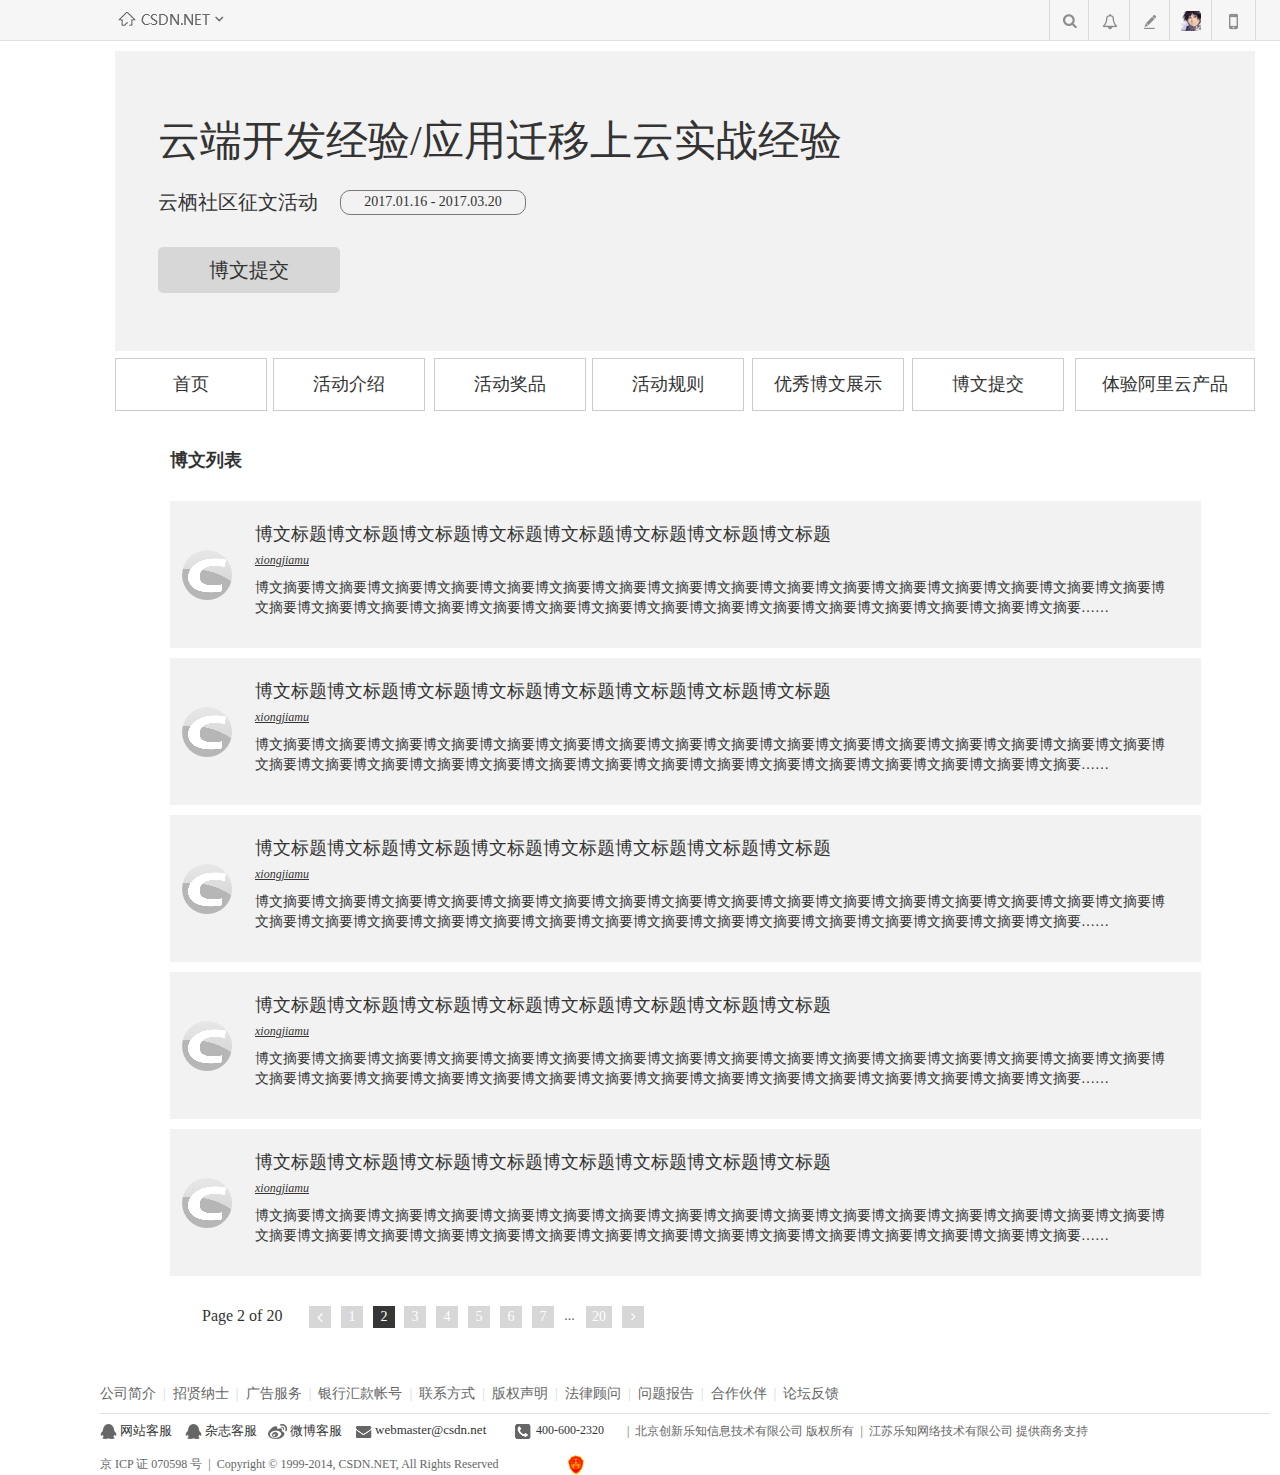
<file: 优秀博文列表.html>
﻿<!DOCTYPE html>
<html>
  <head>
    <title>优秀博文列表</title>
    <meta http-equiv="X-UA-Compatible" content="IE=edge"/>
    <meta http-equiv="content-type" content="text/html; charset=utf-8"/>
    <meta name="apple-mobile-web-app-capable" content="yes"/>
    <link href="resources/css/jquery-ui-themes.css" type="text/css" rel="stylesheet"/>
    <link href="resources/css/axure_rp_page.css" type="text/css" rel="stylesheet"/>
    <link href="data/styles.css" type="text/css" rel="stylesheet"/>
    <link href="files/优秀博文列表/styles.css" type="text/css" rel="stylesheet"/>
    <link href="http://netdna.bootstrapcdn.com/font-awesome/4.5.0/css/font-awesome.css" type="text/css" rel="stylesheet"/>
    <script src="resources/scripts/jquery-1.7.1.min.js"></script>
    <script src="resources/scripts/jquery-ui-1.8.10.custom.min.js"></script>
    <script src="resources/scripts/prototypePre.js"></script>
    <script src="data/document.js"></script>
    <script src="resources/scripts/prototypePost.js"></script>
    <script src="files/优秀博文列表/data.js"></script>
    <script type="text/javascript">
      $axure.utils.getTransparentGifPath = function() { return 'resources/images/transparent.gif'; };
      $axure.utils.getOtherPath = function() { return 'resources/Other.html'; };
      $axure.utils.getReloadPath = function() { return 'resources/reload.html'; };
    </script>
  </head>
  <body>
    <div id="base" class="">

      <!-- Unnamed (header-new) -->

      <!-- Unnamed (Rectangle) -->
      <div id="u766" class="ax_default shape">
        <div id="u766_div" class=""></div>
        <!-- Unnamed () -->
        <div id="u767" class="text" style="display:none; visibility: hidden">
          <p><span></span></p>
        </div>
      </div>

      <!-- Unnamed (Image) -->
      <div id="u768" class="ax_default image">
        <img id="u768_img" class="img " src="images/20161227_阿里云栖征文专题/u3.png"/>
        <!-- Unnamed () -->
        <div id="u769" class="text" style="display:none; visibility: hidden">
          <p><span></span></p>
        </div>
      </div>

      <!-- Unnamed (Image) -->
      <div id="u770" class="ax_default image">
        <img id="u770_img" class="img " src="images/20161227_阿里云栖征文专题/u5.png"/>
        <!-- Unnamed () -->
        <div id="u771" class="text" style="display:none; visibility: hidden">
          <p><span></span></p>
        </div>
      </div>

      <!-- Unnamed (Horizontal Line) -->
      <div id="u772" class="ax_default horizontal_line">
        <img id="u772_img" class="img " src="images/20161227_阿里云栖征文专题/u7.png"/>
        <!-- Unnamed () -->
        <div id="u773" class="text" style="display:none; visibility: hidden">
          <p><span></span></p>
        </div>
      </div>

      <!-- Unnamed (Image) -->
      <div id="u774" class="ax_default image">
        <img id="u774_img" class="img " src="images/20161227_阿里云栖征文专题/u9.png"/>
        <!-- Unnamed () -->
        <div id="u775" class="text" style="display:none; visibility: hidden">
          <p><span></span></p>
        </div>
      </div>

      <!-- Unnamed (Rectangle) -->
      <div id="u776" class="ax_default box_2">
        <div id="u776_div" class=""></div>
        <!-- Unnamed () -->
        <div id="u777" class="text" style="display:none; visibility: hidden">
          <p><span></span></p>
        </div>
      </div>

      <!-- Unnamed (Rectangle) -->
      <div id="u778" class="ax_default heading_1">
        <div id="u778_div" class=""></div>
        <!-- Unnamed () -->
        <div id="u779" class="text">
          <p><span>云端开发经验/应用迁移上云实战经验</span></p>
        </div>
      </div>

      <!-- Unnamed (Rectangle) -->
      <div id="u780" class="ax_default label">
        <div id="u780_div" class=""></div>
        <!-- Unnamed () -->
        <div id="u781" class="text">
          <p><span>2017.01.16 - 2017.03.20</span></p>
        </div>
      </div>

      <!-- Unnamed (Rectangle) -->
      <div id="u782" class="ax_default box_3">
        <div id="u782_div" class=""></div>
        <!-- Unnamed () -->
        <div id="u783" class="text">
          <p><span>博文提交</span></p>
        </div>
      </div>

      <!-- Unnamed (Rectangle) -->
      <div id="u784" class="ax_default heading_3">
        <div id="u784_div" class=""></div>
        <!-- Unnamed () -->
        <div id="u785" class="text">
          <p><span>云栖社区征文活动</span></p>
        </div>
      </div>

      <!-- Unnamed (Rectangle) -->
      <div id="u786" class="ax_default box_2">
        <div id="u786_div" class=""></div>
        <!-- Unnamed () -->
        <div id="u787" class="text" style="display:none; visibility: hidden">
          <p><span></span></p>
        </div>
      </div>

      <!-- Unnamed (Rectangle) -->
      <div id="u788" class="ax_default heading_3">
        <div id="u788_div" class=""></div>
        <!-- Unnamed () -->
        <div id="u789" class="text">
          <p><span>博文标题博文标题博文标题博文标题博文标题博文标题博文标题博文标题</span></p>
        </div>
      </div>

      <!-- Unnamed (Rectangle) -->
      <div id="u790" class="ax_default heading_3">
        <div id="u790_div" class=""></div>
        <!-- Unnamed () -->
        <div id="u791" class="text">
          <p><span>博文摘要博文摘要博文摘要博文摘要博文摘要博文摘要博文摘要博文摘要博文摘要博文摘要博文摘要博文摘要博文摘要博文摘要博文摘要博文摘要博文摘要博文摘要博文摘要博文摘要博文摘要博文摘要博文摘要博文摘要博文摘要博文摘要博文摘要博文摘要博文摘要博文摘要博文摘要……</span></p>
        </div>
      </div>

      <!-- Unnamed (Rectangle) -->
      <div id="u792" class="ax_default heading_3">
        <div id="u792_div" class=""></div>
        <!-- Unnamed () -->
        <div id="u793" class="text">
          <p><span>博文列表</span></p>
        </div>
      </div>

      <!-- Unnamed (Rectangle) -->
      <div id="u794" class="ax_default heading_3">
        <div id="u794_div" class=""></div>
        <!-- Unnamed () -->
        <div id="u795" class="text">
          <p><span style="text-decoration:underline;">xiongjiamu</span></p>
        </div>
      </div>

      <!-- Unnamed (Rectangle) -->
      <div id="u796" class="ax_default heading_3">
        <div id="u796_div" class=""></div>
        <!-- Unnamed () -->
        <div id="u797" class="text">
          <p><span>Page 2 of 20</span></p>
        </div>
      </div>

      <!-- Unnamed (Rectangle) -->
      <div id="u798" class="ax_default box_3">
        <div id="u798_div" class=""></div>
        <!-- Unnamed () -->
        <div id="u799" class="text">
          <p><span></span></p>
        </div>
      </div>

      <!-- Unnamed (Rectangle) -->
      <div id="u800" class="ax_default box_3">
        <div id="u800_div" class=""></div>
        <!-- Unnamed () -->
        <div id="u801" class="text">
          <p><span>1</span></p>
        </div>
      </div>

      <!-- Unnamed (Rectangle) -->
      <div id="u802" class="ax_default box_3">
        <div id="u802_div" class=""></div>
        <!-- Unnamed () -->
        <div id="u803" class="text">
          <p><span>2</span></p>
        </div>
      </div>

      <!-- Unnamed (Rectangle) -->
      <div id="u804" class="ax_default box_3">
        <div id="u804_div" class=""></div>
        <!-- Unnamed () -->
        <div id="u805" class="text">
          <p><span>3</span></p>
        </div>
      </div>

      <!-- Unnamed (Rectangle) -->
      <div id="u806" class="ax_default box_3">
        <div id="u806_div" class=""></div>
        <!-- Unnamed () -->
        <div id="u807" class="text">
          <p><span>4</span></p>
        </div>
      </div>

      <!-- Unnamed (Rectangle) -->
      <div id="u808" class="ax_default box_3">
        <div id="u808_div" class=""></div>
        <!-- Unnamed () -->
        <div id="u809" class="text">
          <p><span>5</span></p>
        </div>
      </div>

      <!-- Unnamed (Rectangle) -->
      <div id="u810" class="ax_default box_3">
        <div id="u810_div" class=""></div>
        <!-- Unnamed () -->
        <div id="u811" class="text">
          <p><span>6</span></p>
        </div>
      </div>

      <!-- Unnamed (Rectangle) -->
      <div id="u812" class="ax_default box_3">
        <div id="u812_div" class=""></div>
        <!-- Unnamed () -->
        <div id="u813" class="text">
          <p><span>7</span></p>
        </div>
      </div>

      <!-- Unnamed (Rectangle) -->
      <div id="u814" class="ax_default box_3">
        <div id="u814_div" class=""></div>
        <!-- Unnamed () -->
        <div id="u815" class="text">
          <p><span>20</span></p>
        </div>
      </div>

      <!-- Unnamed (Rectangle) -->
      <div id="u816" class="ax_default box_3">
        <div id="u816_div" class=""></div>
        <!-- Unnamed () -->
        <div id="u817" class="text">
          <p><span></span></p>
        </div>
      </div>

      <!-- Unnamed (Rectangle) -->
      <div id="u818" class="ax_default heading_3">
        <div id="u818_div" class=""></div>
        <!-- Unnamed () -->
        <div id="u819" class="text">
          <p><span>...</span></p>
        </div>
      </div>

      <!-- Unnamed (footer) -->

      <!-- Unnamed (Group) -->
      <div id="u821" class="ax_default" data-width="1170" data-height="90">

        <!-- Unnamed (Group) -->
        <div id="u822" class="ax_default" data-width="243" data-height="19">

          <!-- Unnamed (Group) -->
          <div id="u823" class="ax_default" data-width="223" data-height="19">

            <!-- Unnamed (Group) -->
            <div id="u824" class="ax_default" data-width="223" data-height="19">

              <!-- Unnamed (Rectangle) -->
              <div id="u825" class="ax_default paragraph">
                <div id="u825_div" class=""></div>
                <!-- Unnamed () -->
                <div id="u826" class="text">
                  <p><span>杂志客服</span></p>
                </div>
              </div>

              <!-- Unnamed (Rectangle) -->
              <div id="u827" class="ax_default paragraph">
                <div id="u827_div" class=""></div>
                <!-- Unnamed () -->
                <div id="u828" class="text">
                  <p><span>网站客服</span></p>
                </div>
              </div>

              <!-- Unnamed (Image) -->
              <div id="u829" class="ax_default image">
                <img id="u829_img" class="img " src="images/20161227_阿里云栖征文专题/u254.png"/>
                <!-- Unnamed () -->
                <div id="u830" class="text" style="display:none; visibility: hidden">
                  <p><span></span></p>
                </div>
              </div>

              <!-- Unnamed (Rectangle) -->
              <div id="u831" class="ax_default paragraph">
                <div id="u831_div" class=""></div>
                <!-- Unnamed () -->
                <div id="u832" class="text">
                  <p><span>微博客服</span></p>
                </div>
              </div>

              <!-- weibo-on (Image) -->
              <div id="u833" class="ax_default image ax_default_hidden" data-label="weibo-on" style="display:none; visibility: hidden">
                <img id="u833_img" class="img " src="images/20161227_阿里云栖征文专题/weibo-on_u258.png"/>
                <!-- Unnamed () -->
                <div id="u834" class="text" style="display:none; visibility: hidden">
                  <p><span></span></p>
                </div>
              </div>

              <!-- Unnamed (Image) -->
              <div id="u835" class="ax_default image">
                <img id="u835_img" class="img " src="images/20161227_阿里云栖征文专题/u260.png"/>
                <!-- Unnamed () -->
                <div id="u836" class="text" style="display:none; visibility: hidden">
                  <p><span></span></p>
                </div>
              </div>

              <!-- qq2-on (Image) -->
              <div id="u837" class="ax_default image ax_default_hidden" data-label="qq2-on" style="display:none; visibility: hidden">
                <img id="u837_img" class="img " src="images/20161227_阿里云栖征文专题/qq2-on_u262.png"/>
                <!-- Unnamed () -->
                <div id="u838" class="text" style="display:none; visibility: hidden">
                  <p><span></span></p>
                </div>
              </div>
            </div>

            <!-- qq1-on (Image) -->
            <div id="u839" class="ax_default image ax_default_hidden" data-label="qq1-on" style="display:none; visibility: hidden">
              <img id="u839_img" class="img " src="images/20161227_阿里云栖征文专题/qq2-on_u262.png"/>
              <!-- Unnamed () -->
              <div id="u840" class="text" style="display:none; visibility: hidden">
                <p><span></span></p>
              </div>
            </div>
          </div>

          <!-- Unnamed (Image) -->
          <div id="u841" class="ax_default image">
            <img id="u841_img" class="img " src="images/20161227_阿里云栖征文专题/u260.png"/>
            <!-- Unnamed () -->
            <div id="u842" class="text" style="display:none; visibility: hidden">
              <p><span></span></p>
            </div>
          </div>
        </div>

        <!-- Unnamed (Rectangle) -->
        <div id="u843" class="ax_default paragraph">
          <div id="u843_div" class=""></div>
          <!-- Unnamed () -->
          <div id="u844" class="text">
            <p><span style="color:#666666;">公司简介&nbsp; </span><span style="color:#D7D7D7;">|</span><span style="color:#666666;">&nbsp; 招贤纳士&nbsp; </span><span style="color:#D7D7D7;">|</span><span style="color:#666666;">&nbsp; 广告服务&nbsp; </span><span style="color:#D7D7D7;">|</span><span style="color:#666666;">&nbsp; 银行汇款帐号&nbsp; </span><span style="color:#D7D7D7;">|</span><span style="color:#666666;">&nbsp; 联系方式&nbsp; </span><span style="color:#D7D7D7;">|</span><span style="color:#666666;">&nbsp; 版权声明&nbsp; </span><span style="color:#D7D7D7;">|</span><span style="color:#666666;">&nbsp; 法律顾问&nbsp; </span><span style="color:#D7D7D7;">|</span><span style="color:#666666;">&nbsp; 问题报告&nbsp; </span><span style="color:#D7D7D7;">|</span><span style="color:#666666;">&nbsp; 合作伙伴&nbsp; </span><span style="color:#D7D7D7;">|</span><span style="color:#666666;">&nbsp; 论坛反馈</span></p>
          </div>
        </div>

        <!-- Unnamed (Group) -->
        <div id="u845" class="ax_default" data-width="261" data-height="19">

          <!-- Unnamed (Image) -->
          <div id="u846" class="ax_default image">
            <img id="u846_img" class="img " src="images/20161227_阿里云栖征文专题/u271.png"/>
            <!-- Unnamed () -->
            <div id="u847" class="text" style="display:none; visibility: hidden">
              <p><span></span></p>
            </div>
          </div>

          <!-- Unnamed (Rectangle) -->
          <div id="u848" class="ax_default paragraph">
            <div id="u848_div" class=""></div>
            <!-- Unnamed () -->
            <div id="u849" class="text">
              <p><span>webmaster@csdn.net</span></p>
            </div>
          </div>

          <!-- Unnamed (Image) -->
          <div id="u850" class="ax_default image">
            <img id="u850_img" class="img " src="images/20161227_阿里云栖征文专题/u275.png"/>
            <!-- Unnamed () -->
            <div id="u851" class="text" style="display:none; visibility: hidden">
              <p><span></span></p>
            </div>
          </div>

          <!-- Unnamed (Rectangle) -->
          <div id="u852" class="ax_default paragraph">
            <div id="u852_div" class=""></div>
            <!-- Unnamed () -->
            <div id="u853" class="text">
              <p><span>400-600-2320</span></p>
            </div>
          </div>

          <!-- mail-on (Image) -->
          <div id="u854" class="ax_default image ax_default_hidden" data-label="mail-on" style="display:none; visibility: hidden">
            <img id="u854_img" class="img " src="images/20161227_阿里云栖征文专题/mail-on_u279.png"/>
            <!-- Unnamed () -->
            <div id="u855" class="text" style="display:none; visibility: hidden">
              <p><span></span></p>
            </div>
          </div>

          <!-- phone-on (Image) -->
          <div id="u856" class="ax_default image ax_default_hidden" data-label="phone-on" style="display:none; visibility: hidden">
            <img id="u856_img" class="img " src="images/20161227_阿里云栖征文专题/phone-on_u281.png"/>
            <!-- Unnamed () -->
            <div id="u857" class="text" style="display:none; visibility: hidden">
              <p><span></span></p>
            </div>
          </div>
        </div>

        <!-- Unnamed (Rectangle) -->
        <div id="u858" class="ax_default paragraph">
          <div id="u858_div" class=""></div>
          <!-- Unnamed () -->
          <div id="u859" class="text">
            <p><span style="color:#6B6B6B;">|</span><span style="color:#666666;">&nbsp; 北京创新乐知信息技术有限公司 版权所有&nbsp; </span><span style="color:#6B6B6B;">|</span><span style="color:#666666;">&nbsp; 江苏乐知网络技术有限公司 提供商务支持</span></p>
          </div>
        </div>

        <!-- Unnamed (Group) -->
        <div id="u860" class="ax_default" data-width="484" data-height="20">

          <!-- Unnamed (Rectangle) -->
          <div id="u861" class="ax_default paragraph">
            <div id="u861_div" class=""></div>
            <!-- Unnamed () -->
            <div id="u862" class="text">
              <p><span style="color:#666666;">京 ICP 证 070598 号&nbsp; </span><span style="color:#6B6B6B;">|</span><span style="color:#666666;">&nbsp; Copyright © 1999-2014, CSDN.NET, All Rights Reserved</span></p>
            </div>
          </div>

          <!-- Unnamed (Image) -->
          <div id="u863" class="ax_default image">
            <img id="u863_img" class="img " src="images/20161227_阿里云栖征文专题/u288.png"/>
            <!-- Unnamed () -->
            <div id="u864" class="text" style="display:none; visibility: hidden">
              <p><span></span></p>
            </div>
          </div>
        </div>

        <!-- Unnamed (Horizontal Line) -->
        <div id="u865" class="ax_default horizontal_line">
          <img id="u865_img" class="img " src="images/20161227_阿里云栖征文专题/u290.png"/>
          <!-- Unnamed () -->
          <div id="u866" class="text" style="display:none; visibility: hidden">
            <p><span></span></p>
          </div>
        </div>
      </div>

      <!-- Unnamed (Image) -->
      <div id="u867" class="ax_default image">
        <img id="u867_img" class="img " src="images/20161227_阿里云栖征文专题/u318.png"/>
        <!-- Unnamed () -->
        <div id="u868" class="text" style="display:none; visibility: hidden">
          <p><span></span></p>
        </div>
      </div>

      <!-- Unnamed (Rectangle) -->
      <div id="u869" class="ax_default box_2">
        <div id="u869_div" class=""></div>
        <!-- Unnamed () -->
        <div id="u870" class="text" style="display:none; visibility: hidden">
          <p><span></span></p>
        </div>
      </div>

      <!-- Unnamed (Rectangle) -->
      <div id="u871" class="ax_default heading_3">
        <div id="u871_div" class=""></div>
        <!-- Unnamed () -->
        <div id="u872" class="text">
          <p><span>博文标题博文标题博文标题博文标题博文标题博文标题博文标题博文标题</span></p>
        </div>
      </div>

      <!-- Unnamed (Rectangle) -->
      <div id="u873" class="ax_default heading_3">
        <div id="u873_div" class=""></div>
        <!-- Unnamed () -->
        <div id="u874" class="text">
          <p><span>博文摘要博文摘要博文摘要博文摘要博文摘要博文摘要博文摘要博文摘要博文摘要博文摘要博文摘要博文摘要博文摘要博文摘要博文摘要博文摘要博文摘要博文摘要博文摘要博文摘要博文摘要博文摘要博文摘要博文摘要博文摘要博文摘要博文摘要博文摘要博文摘要博文摘要博文摘要……</span></p>
        </div>
      </div>

      <!-- Unnamed (Rectangle) -->
      <div id="u875" class="ax_default heading_3">
        <div id="u875_div" class=""></div>
        <!-- Unnamed () -->
        <div id="u876" class="text">
          <p><span style="text-decoration:underline;">xiongjiamu</span></p>
        </div>
      </div>

      <!-- Unnamed (Image) -->
      <div id="u877" class="ax_default image">
        <img id="u877_img" class="img " src="images/20161227_阿里云栖征文专题/u318.png"/>
        <!-- Unnamed () -->
        <div id="u878" class="text" style="display:none; visibility: hidden">
          <p><span></span></p>
        </div>
      </div>

      <!-- Unnamed (Rectangle) -->
      <div id="u879" class="ax_default box_2">
        <div id="u879_div" class=""></div>
        <!-- Unnamed () -->
        <div id="u880" class="text" style="display:none; visibility: hidden">
          <p><span></span></p>
        </div>
      </div>

      <!-- Unnamed (Rectangle) -->
      <div id="u881" class="ax_default heading_3">
        <div id="u881_div" class=""></div>
        <!-- Unnamed () -->
        <div id="u882" class="text">
          <p><span>博文标题博文标题博文标题博文标题博文标题博文标题博文标题博文标题</span></p>
        </div>
      </div>

      <!-- Unnamed (Rectangle) -->
      <div id="u883" class="ax_default heading_3">
        <div id="u883_div" class=""></div>
        <!-- Unnamed () -->
        <div id="u884" class="text">
          <p><span>博文摘要博文摘要博文摘要博文摘要博文摘要博文摘要博文摘要博文摘要博文摘要博文摘要博文摘要博文摘要博文摘要博文摘要博文摘要博文摘要博文摘要博文摘要博文摘要博文摘要博文摘要博文摘要博文摘要博文摘要博文摘要博文摘要博文摘要博文摘要博文摘要博文摘要博文摘要……</span></p>
        </div>
      </div>

      <!-- Unnamed (Rectangle) -->
      <div id="u885" class="ax_default heading_3">
        <div id="u885_div" class=""></div>
        <!-- Unnamed () -->
        <div id="u886" class="text">
          <p><span style="text-decoration:underline;">xiongjiamu</span></p>
        </div>
      </div>

      <!-- Unnamed (Image) -->
      <div id="u887" class="ax_default image">
        <img id="u887_img" class="img " src="images/20161227_阿里云栖征文专题/u318.png"/>
        <!-- Unnamed () -->
        <div id="u888" class="text" style="display:none; visibility: hidden">
          <p><span></span></p>
        </div>
      </div>

      <!-- Unnamed (Rectangle) -->
      <div id="u889" class="ax_default box_2">
        <div id="u889_div" class=""></div>
        <!-- Unnamed () -->
        <div id="u890" class="text" style="display:none; visibility: hidden">
          <p><span></span></p>
        </div>
      </div>

      <!-- Unnamed (Rectangle) -->
      <div id="u891" class="ax_default heading_3">
        <div id="u891_div" class=""></div>
        <!-- Unnamed () -->
        <div id="u892" class="text">
          <p><span>博文标题博文标题博文标题博文标题博文标题博文标题博文标题博文标题</span></p>
        </div>
      </div>

      <!-- Unnamed (Rectangle) -->
      <div id="u893" class="ax_default heading_3">
        <div id="u893_div" class=""></div>
        <!-- Unnamed () -->
        <div id="u894" class="text">
          <p><span>博文摘要博文摘要博文摘要博文摘要博文摘要博文摘要博文摘要博文摘要博文摘要博文摘要博文摘要博文摘要博文摘要博文摘要博文摘要博文摘要博文摘要博文摘要博文摘要博文摘要博文摘要博文摘要博文摘要博文摘要博文摘要博文摘要博文摘要博文摘要博文摘要博文摘要博文摘要……</span></p>
        </div>
      </div>

      <!-- Unnamed (Rectangle) -->
      <div id="u895" class="ax_default heading_3">
        <div id="u895_div" class=""></div>
        <!-- Unnamed () -->
        <div id="u896" class="text">
          <p><span style="text-decoration:underline;">xiongjiamu</span></p>
        </div>
      </div>

      <!-- Unnamed (Image) -->
      <div id="u897" class="ax_default image">
        <img id="u897_img" class="img " src="images/20161227_阿里云栖征文专题/u318.png"/>
        <!-- Unnamed () -->
        <div id="u898" class="text" style="display:none; visibility: hidden">
          <p><span></span></p>
        </div>
      </div>

      <!-- Unnamed (Rectangle) -->
      <div id="u899" class="ax_default box_2">
        <div id="u899_div" class=""></div>
        <!-- Unnamed () -->
        <div id="u900" class="text" style="display:none; visibility: hidden">
          <p><span></span></p>
        </div>
      </div>

      <!-- Unnamed (Rectangle) -->
      <div id="u901" class="ax_default heading_3">
        <div id="u901_div" class=""></div>
        <!-- Unnamed () -->
        <div id="u902" class="text">
          <p><span>博文标题博文标题博文标题博文标题博文标题博文标题博文标题博文标题</span></p>
        </div>
      </div>

      <!-- Unnamed (Rectangle) -->
      <div id="u903" class="ax_default heading_3">
        <div id="u903_div" class=""></div>
        <!-- Unnamed () -->
        <div id="u904" class="text">
          <p><span>博文摘要博文摘要博文摘要博文摘要博文摘要博文摘要博文摘要博文摘要博文摘要博文摘要博文摘要博文摘要博文摘要博文摘要博文摘要博文摘要博文摘要博文摘要博文摘要博文摘要博文摘要博文摘要博文摘要博文摘要博文摘要博文摘要博文摘要博文摘要博文摘要博文摘要博文摘要……</span></p>
        </div>
      </div>

      <!-- Unnamed (Rectangle) -->
      <div id="u905" class="ax_default heading_3">
        <div id="u905_div" class=""></div>
        <!-- Unnamed () -->
        <div id="u906" class="text">
          <p><span style="text-decoration:underline;">xiongjiamu</span></p>
        </div>
      </div>

      <!-- Unnamed (Image) -->
      <div id="u907" class="ax_default image">
        <img id="u907_img" class="img " src="images/20161227_阿里云栖征文专题/u318.png"/>
        <!-- Unnamed () -->
        <div id="u908" class="text" style="display:none; visibility: hidden">
          <p><span></span></p>
        </div>
      </div>

      <!-- Unnamed (Rectangle) -->
      <div id="u909" class="ax_default box_1">
        <div id="u909_div" class=""></div>
        <!-- Unnamed () -->
        <div id="u910" class="text">
          <p><span>首页</span></p>
        </div>
      </div>

      <!-- Unnamed (Rectangle) -->
      <div id="u911" class="ax_default box_1">
        <div id="u911_div" class=""></div>
        <!-- Unnamed () -->
        <div id="u912" class="text">
          <p><span>活动介绍 </span></p>
        </div>
      </div>

      <!-- Unnamed (Rectangle) -->
      <div id="u913" class="ax_default box_1">
        <div id="u913_div" class=""></div>
        <!-- Unnamed () -->
        <div id="u914" class="text">
          <p><span>活动奖品 </span></p>
        </div>
      </div>

      <!-- Unnamed (Rectangle) -->
      <div id="u915" class="ax_default box_1">
        <div id="u915_div" class=""></div>
        <!-- Unnamed () -->
        <div id="u916" class="text">
          <p><span>活动规则 </span></p>
        </div>
      </div>

      <!-- Unnamed (Rectangle) -->
      <div id="u917" class="ax_default box_1">
        <div id="u917_div" class=""></div>
        <!-- Unnamed () -->
        <div id="u918" class="text">
          <p><span>优秀博文展示 </span></p>
        </div>
      </div>

      <!-- Unnamed (Rectangle) -->
      <div id="u919" class="ax_default box_1">
        <div id="u919_div" class=""></div>
        <!-- Unnamed () -->
        <div id="u920" class="text">
          <p><span>博文提交</span></p>
        </div>
      </div>

      <!-- Unnamed (Rectangle) -->
      <div id="u921" class="ax_default box_1">
        <div id="u921_div" class=""></div>
        <!-- Unnamed () -->
        <div id="u922" class="text">
          <p><span>体验阿里云产品</span></p>
        </div>
      </div>
    </div>
  </body>
</html>
</file>
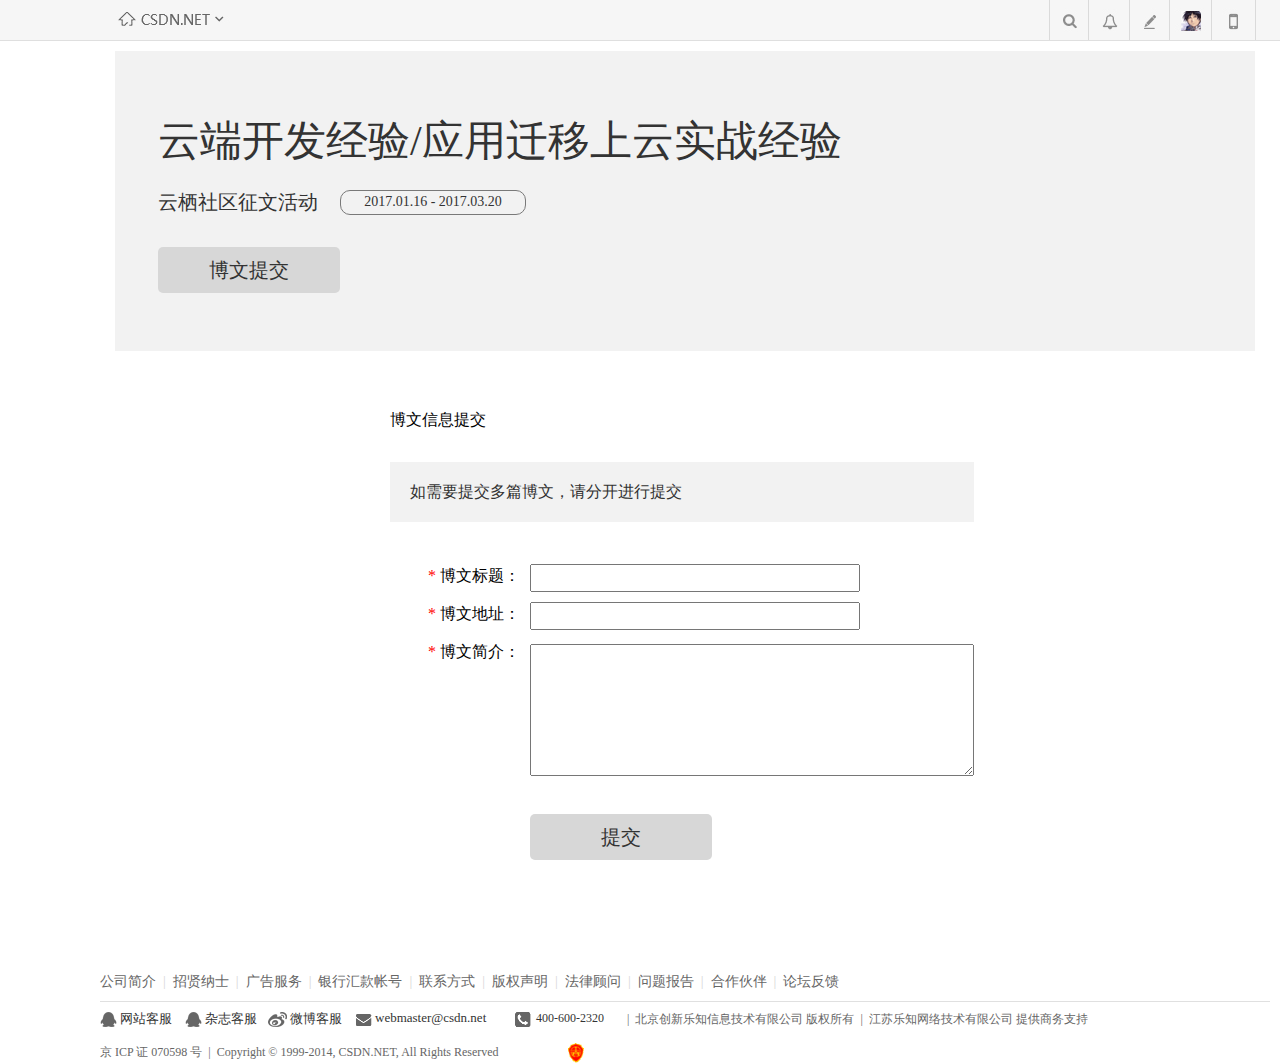
<file: 博文提交页面.html>
﻿<!DOCTYPE html>
<html>
  <head>
    <title>博文提交页面</title>
    <meta http-equiv="X-UA-Compatible" content="IE=edge"/>
    <meta http-equiv="content-type" content="text/html; charset=utf-8"/>
    <meta name="apple-mobile-web-app-capable" content="yes"/>
    <link href="resources/css/jquery-ui-themes.css" type="text/css" rel="stylesheet"/>
    <link href="resources/css/axure_rp_page.css" type="text/css" rel="stylesheet"/>
    <link href="data/styles.css" type="text/css" rel="stylesheet"/>
    <link href="files/博文提交页面/styles.css" type="text/css" rel="stylesheet"/>
    <link href="http://netdna.bootstrapcdn.com/font-awesome/4.5.0/css/font-awesome.css" type="text/css" rel="stylesheet"/>
    <script src="resources/scripts/jquery-1.7.1.min.js"></script>
    <script src="resources/scripts/jquery-ui-1.8.10.custom.min.js"></script>
    <script src="resources/scripts/prototypePre.js"></script>
    <script src="data/document.js"></script>
    <script src="resources/scripts/prototypePost.js"></script>
    <script src="files/博文提交页面/data.js"></script>
    <script type="text/javascript">
      $axure.utils.getTransparentGifPath = function() { return 'resources/images/transparent.gif'; };
      $axure.utils.getOtherPath = function() { return 'resources/Other.html'; };
      $axure.utils.getReloadPath = function() { return 'resources/reload.html'; };
    </script>
  </head>
  <body>
    <div id="base" class="">

      <!-- Unnamed (header-new) -->

      <!-- Unnamed (Rectangle) -->
      <div id="u683" class="ax_default shape">
        <div id="u683_div" class=""></div>
        <!-- Unnamed () -->
        <div id="u684" class="text" style="display:none; visibility: hidden">
          <p><span></span></p>
        </div>
      </div>

      <!-- Unnamed (Image) -->
      <div id="u685" class="ax_default image">
        <img id="u685_img" class="img " src="images/20161227_阿里云栖征文专题/u3.png"/>
        <!-- Unnamed () -->
        <div id="u686" class="text" style="display:none; visibility: hidden">
          <p><span></span></p>
        </div>
      </div>

      <!-- Unnamed (Image) -->
      <div id="u687" class="ax_default image">
        <img id="u687_img" class="img " src="images/20161227_阿里云栖征文专题/u5.png"/>
        <!-- Unnamed () -->
        <div id="u688" class="text" style="display:none; visibility: hidden">
          <p><span></span></p>
        </div>
      </div>

      <!-- Unnamed (Horizontal Line) -->
      <div id="u689" class="ax_default horizontal_line">
        <img id="u689_img" class="img " src="images/20161227_阿里云栖征文专题/u7.png"/>
        <!-- Unnamed () -->
        <div id="u690" class="text" style="display:none; visibility: hidden">
          <p><span></span></p>
        </div>
      </div>

      <!-- Unnamed (Image) -->
      <div id="u691" class="ax_default image">
        <img id="u691_img" class="img " src="images/20161227_阿里云栖征文专题/u9.png"/>
        <!-- Unnamed () -->
        <div id="u692" class="text" style="display:none; visibility: hidden">
          <p><span></span></p>
        </div>
      </div>

      <!-- Unnamed (Rectangle) -->
      <div id="u693" class="ax_default box_2">
        <div id="u693_div" class=""></div>
        <!-- Unnamed () -->
        <div id="u694" class="text" style="display:none; visibility: hidden">
          <p><span></span></p>
        </div>
      </div>

      <!-- Unnamed (Rectangle) -->
      <div id="u695" class="ax_default heading_1">
        <div id="u695_div" class=""></div>
        <!-- Unnamed () -->
        <div id="u696" class="text">
          <p><span>云端开发经验/应用迁移上云实战经验</span></p>
        </div>
      </div>

      <!-- Unnamed (Rectangle) -->
      <div id="u697" class="ax_default label">
        <div id="u697_div" class=""></div>
        <!-- Unnamed () -->
        <div id="u698" class="text">
          <p><span>2017.01.16 - 2017.03.20</span></p>
        </div>
      </div>

      <!-- Unnamed (Rectangle) -->
      <div id="u699" class="ax_default box_3">
        <div id="u699_div" class=""></div>
        <!-- Unnamed () -->
        <div id="u700" class="text">
          <p><span>博文提交</span></p>
        </div>
      </div>

      <!-- Unnamed (Rectangle) -->
      <div id="u701" class="ax_default heading_3">
        <div id="u701_div" class=""></div>
        <!-- Unnamed () -->
        <div id="u702" class="text">
          <p><span>云栖社区征文活动</span></p>
        </div>
      </div>

      <!-- Unnamed (Rectangle) -->
      <div id="u703" class="ax_default paragraph">
        <div id="u703_div" class=""></div>
        <!-- Unnamed () -->
        <div id="u704" class="text">
          <p><span>博文信息提交</span></p>
        </div>
      </div>

      <!-- Unnamed (Rectangle) -->
      <div id="u705" class="ax_default paragraph">
        <div id="u705_div" class=""></div>
        <!-- Unnamed () -->
        <div id="u706" class="text">
          <p><span style="color:#FF0000;">&nbsp;* </span><span style="color:#000000;">博文标题：</span></p>
        </div>
      </div>

      <!-- Unnamed (Text Field) -->
      <div id="u707" class="ax_default text_field1">
        <input id="u707_input" type="text" value=""/>
      </div>

      <!-- Unnamed (Rectangle) -->
      <div id="u708" class="ax_default paragraph">
        <div id="u708_div" class=""></div>
        <!-- Unnamed () -->
        <div id="u709" class="text">
          <p><span style="color:#FF0000;">&nbsp;* </span><span style="color:#000000;">博文地址：</span></p>
        </div>
      </div>

      <!-- Unnamed (Text Field) -->
      <div id="u710" class="ax_default text_field1">
        <input id="u710_input" type="url" value=""/>
      </div>

      <!-- Unnamed (Rectangle) -->
      <div id="u711" class="ax_default box_3">
        <div id="u711_div" class=""></div>
        <!-- Unnamed () -->
        <div id="u712" class="text">
          <p><span>提交</span></p>
        </div>
      </div>

      <!-- Unnamed (footer) -->

      <!-- Unnamed (Group) -->
      <div id="u714" class="ax_default" data-width="1170" data-height="90">

        <!-- Unnamed (Group) -->
        <div id="u715" class="ax_default" data-width="243" data-height="19">

          <!-- Unnamed (Group) -->
          <div id="u716" class="ax_default" data-width="223" data-height="19">

            <!-- Unnamed (Group) -->
            <div id="u717" class="ax_default" data-width="223" data-height="19">

              <!-- Unnamed (Rectangle) -->
              <div id="u718" class="ax_default paragraph">
                <div id="u718_div" class=""></div>
                <!-- Unnamed () -->
                <div id="u719" class="text">
                  <p><span>杂志客服</span></p>
                </div>
              </div>

              <!-- Unnamed (Rectangle) -->
              <div id="u720" class="ax_default paragraph">
                <div id="u720_div" class=""></div>
                <!-- Unnamed () -->
                <div id="u721" class="text">
                  <p><span>网站客服</span></p>
                </div>
              </div>

              <!-- Unnamed (Image) -->
              <div id="u722" class="ax_default image">
                <img id="u722_img" class="img " src="images/20161227_阿里云栖征文专题/u254.png"/>
                <!-- Unnamed () -->
                <div id="u723" class="text" style="display:none; visibility: hidden">
                  <p><span></span></p>
                </div>
              </div>

              <!-- Unnamed (Rectangle) -->
              <div id="u724" class="ax_default paragraph">
                <div id="u724_div" class=""></div>
                <!-- Unnamed () -->
                <div id="u725" class="text">
                  <p><span>微博客服</span></p>
                </div>
              </div>

              <!-- weibo-on (Image) -->
              <div id="u726" class="ax_default image ax_default_hidden" data-label="weibo-on" style="display:none; visibility: hidden">
                <img id="u726_img" class="img " src="images/20161227_阿里云栖征文专题/weibo-on_u258.png"/>
                <!-- Unnamed () -->
                <div id="u727" class="text" style="display:none; visibility: hidden">
                  <p><span></span></p>
                </div>
              </div>

              <!-- Unnamed (Image) -->
              <div id="u728" class="ax_default image">
                <img id="u728_img" class="img " src="images/20161227_阿里云栖征文专题/u260.png"/>
                <!-- Unnamed () -->
                <div id="u729" class="text" style="display:none; visibility: hidden">
                  <p><span></span></p>
                </div>
              </div>

              <!-- qq2-on (Image) -->
              <div id="u730" class="ax_default image ax_default_hidden" data-label="qq2-on" style="display:none; visibility: hidden">
                <img id="u730_img" class="img " src="images/20161227_阿里云栖征文专题/qq2-on_u262.png"/>
                <!-- Unnamed () -->
                <div id="u731" class="text" style="display:none; visibility: hidden">
                  <p><span></span></p>
                </div>
              </div>
            </div>

            <!-- qq1-on (Image) -->
            <div id="u732" class="ax_default image ax_default_hidden" data-label="qq1-on" style="display:none; visibility: hidden">
              <img id="u732_img" class="img " src="images/20161227_阿里云栖征文专题/qq2-on_u262.png"/>
              <!-- Unnamed () -->
              <div id="u733" class="text" style="display:none; visibility: hidden">
                <p><span></span></p>
              </div>
            </div>
          </div>

          <!-- Unnamed (Image) -->
          <div id="u734" class="ax_default image">
            <img id="u734_img" class="img " src="images/20161227_阿里云栖征文专题/u260.png"/>
            <!-- Unnamed () -->
            <div id="u735" class="text" style="display:none; visibility: hidden">
              <p><span></span></p>
            </div>
          </div>
        </div>

        <!-- Unnamed (Rectangle) -->
        <div id="u736" class="ax_default paragraph">
          <div id="u736_div" class=""></div>
          <!-- Unnamed () -->
          <div id="u737" class="text">
            <p><span style="color:#666666;">公司简介&nbsp; </span><span style="color:#D7D7D7;">|</span><span style="color:#666666;">&nbsp; 招贤纳士&nbsp; </span><span style="color:#D7D7D7;">|</span><span style="color:#666666;">&nbsp; 广告服务&nbsp; </span><span style="color:#D7D7D7;">|</span><span style="color:#666666;">&nbsp; 银行汇款帐号&nbsp; </span><span style="color:#D7D7D7;">|</span><span style="color:#666666;">&nbsp; 联系方式&nbsp; </span><span style="color:#D7D7D7;">|</span><span style="color:#666666;">&nbsp; 版权声明&nbsp; </span><span style="color:#D7D7D7;">|</span><span style="color:#666666;">&nbsp; 法律顾问&nbsp; </span><span style="color:#D7D7D7;">|</span><span style="color:#666666;">&nbsp; 问题报告&nbsp; </span><span style="color:#D7D7D7;">|</span><span style="color:#666666;">&nbsp; 合作伙伴&nbsp; </span><span style="color:#D7D7D7;">|</span><span style="color:#666666;">&nbsp; 论坛反馈</span></p>
          </div>
        </div>

        <!-- Unnamed (Group) -->
        <div id="u738" class="ax_default" data-width="261" data-height="19">

          <!-- Unnamed (Image) -->
          <div id="u739" class="ax_default image">
            <img id="u739_img" class="img " src="images/20161227_阿里云栖征文专题/u271.png"/>
            <!-- Unnamed () -->
            <div id="u740" class="text" style="display:none; visibility: hidden">
              <p><span></span></p>
            </div>
          </div>

          <!-- Unnamed (Rectangle) -->
          <div id="u741" class="ax_default paragraph">
            <div id="u741_div" class=""></div>
            <!-- Unnamed () -->
            <div id="u742" class="text">
              <p><span>webmaster@csdn.net</span></p>
            </div>
          </div>

          <!-- Unnamed (Image) -->
          <div id="u743" class="ax_default image">
            <img id="u743_img" class="img " src="images/20161227_阿里云栖征文专题/u275.png"/>
            <!-- Unnamed () -->
            <div id="u744" class="text" style="display:none; visibility: hidden">
              <p><span></span></p>
            </div>
          </div>

          <!-- Unnamed (Rectangle) -->
          <div id="u745" class="ax_default paragraph">
            <div id="u745_div" class=""></div>
            <!-- Unnamed () -->
            <div id="u746" class="text">
              <p><span>400-600-2320</span></p>
            </div>
          </div>

          <!-- mail-on (Image) -->
          <div id="u747" class="ax_default image ax_default_hidden" data-label="mail-on" style="display:none; visibility: hidden">
            <img id="u747_img" class="img " src="images/20161227_阿里云栖征文专题/mail-on_u279.png"/>
            <!-- Unnamed () -->
            <div id="u748" class="text" style="display:none; visibility: hidden">
              <p><span></span></p>
            </div>
          </div>

          <!-- phone-on (Image) -->
          <div id="u749" class="ax_default image ax_default_hidden" data-label="phone-on" style="display:none; visibility: hidden">
            <img id="u749_img" class="img " src="images/20161227_阿里云栖征文专题/phone-on_u281.png"/>
            <!-- Unnamed () -->
            <div id="u750" class="text" style="display:none; visibility: hidden">
              <p><span></span></p>
            </div>
          </div>
        </div>

        <!-- Unnamed (Rectangle) -->
        <div id="u751" class="ax_default paragraph">
          <div id="u751_div" class=""></div>
          <!-- Unnamed () -->
          <div id="u752" class="text">
            <p><span style="color:#6B6B6B;">|</span><span style="color:#666666;">&nbsp; 北京创新乐知信息技术有限公司 版权所有&nbsp; </span><span style="color:#6B6B6B;">|</span><span style="color:#666666;">&nbsp; 江苏乐知网络技术有限公司 提供商务支持</span></p>
          </div>
        </div>

        <!-- Unnamed (Group) -->
        <div id="u753" class="ax_default" data-width="484" data-height="20">

          <!-- Unnamed (Rectangle) -->
          <div id="u754" class="ax_default paragraph">
            <div id="u754_div" class=""></div>
            <!-- Unnamed () -->
            <div id="u755" class="text">
              <p><span style="color:#666666;">京 ICP 证 070598 号&nbsp; </span><span style="color:#6B6B6B;">|</span><span style="color:#666666;">&nbsp; Copyright © 1999-2014, CSDN.NET, All Rights Reserved</span></p>
            </div>
          </div>

          <!-- Unnamed (Image) -->
          <div id="u756" class="ax_default image">
            <img id="u756_img" class="img " src="images/20161227_阿里云栖征文专题/u288.png"/>
            <!-- Unnamed () -->
            <div id="u757" class="text" style="display:none; visibility: hidden">
              <p><span></span></p>
            </div>
          </div>
        </div>

        <!-- Unnamed (Horizontal Line) -->
        <div id="u758" class="ax_default horizontal_line">
          <img id="u758_img" class="img " src="images/20161227_阿里云栖征文专题/u290.png"/>
          <!-- Unnamed () -->
          <div id="u759" class="text" style="display:none; visibility: hidden">
            <p><span></span></p>
          </div>
        </div>
      </div>

      <!-- Unnamed (Rectangle) -->
      <div id="u760" class="ax_default box_2">
        <div id="u760_div" class=""></div>
        <!-- Unnamed () -->
        <div id="u761" class="text">
          <p><span>如需要提交多篇博文，请分开进行提交</span></p>
        </div>
      </div>

      <!-- Unnamed (Rectangle) -->
      <div id="u762" class="ax_default paragraph">
        <div id="u762_div" class=""></div>
        <!-- Unnamed () -->
        <div id="u763" class="text">
          <p><span style="color:#FF0000;">&nbsp;* </span><span style="color:#000000;">博文简介：</span></p>
        </div>
      </div>

      <!-- Unnamed (Text Area) -->
      <div id="u764" class="ax_default text_area">
        <textarea id="u764_input"></textarea>
      </div>
    </div>
  </body>
</html>
</file>
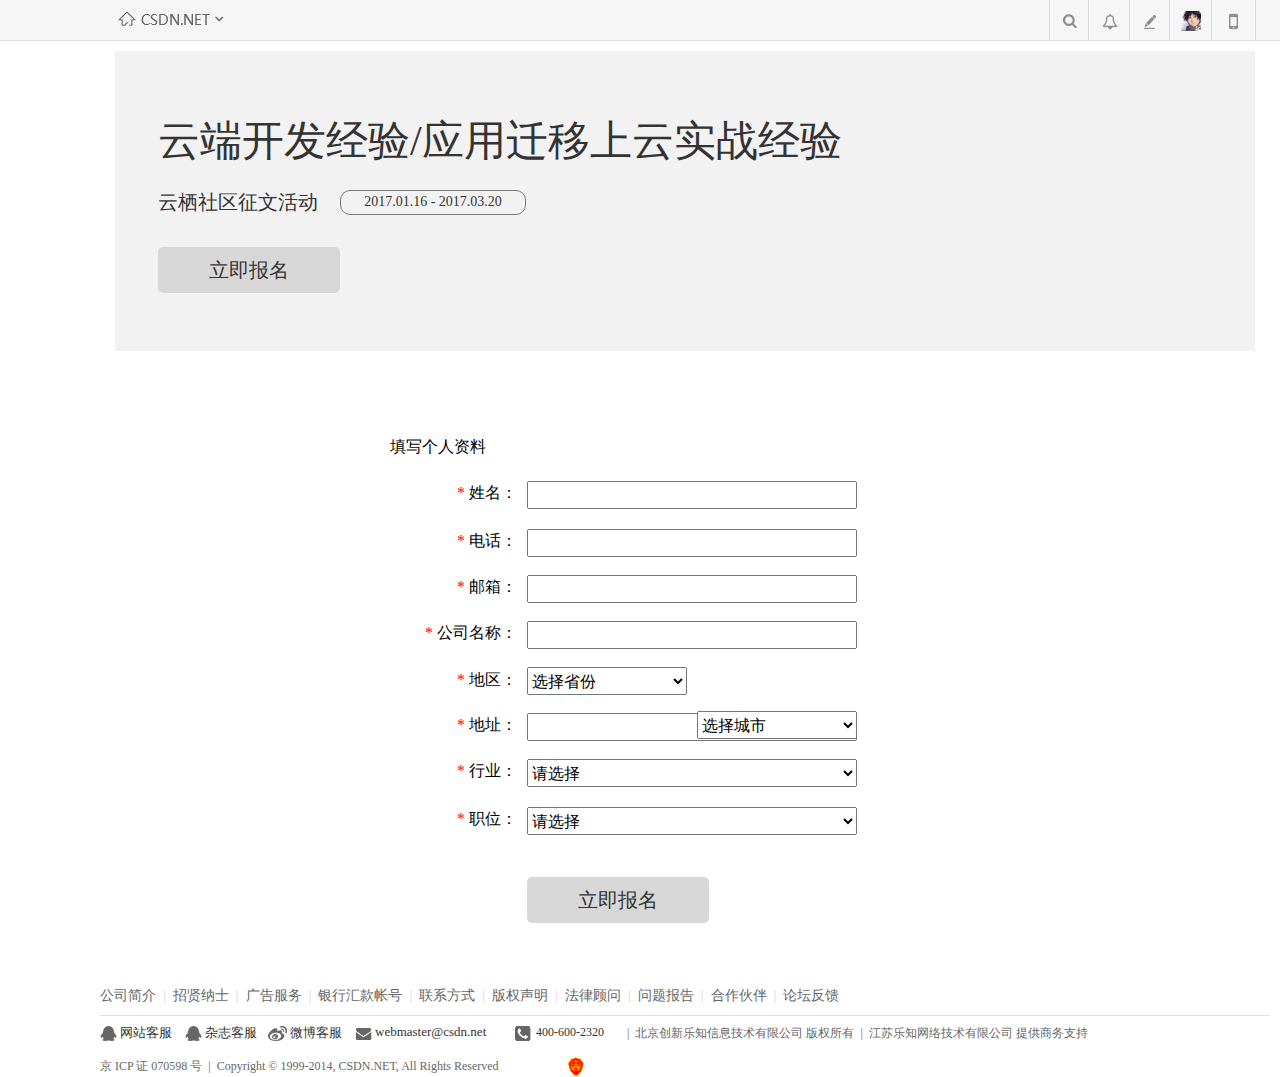
<file: 报名页面.html>
﻿<!DOCTYPE html>
<html>
  <head>
    <title>报名页面</title>
    <meta http-equiv="X-UA-Compatible" content="IE=edge"/>
    <meta http-equiv="content-type" content="text/html; charset=utf-8"/>
    <meta name="apple-mobile-web-app-capable" content="yes"/>
    <link href="resources/css/jquery-ui-themes.css" type="text/css" rel="stylesheet"/>
    <link href="resources/css/axure_rp_page.css" type="text/css" rel="stylesheet"/>
    <link href="data/styles.css" type="text/css" rel="stylesheet"/>
    <link href="files/报名页面/styles.css" type="text/css" rel="stylesheet"/>
    <link href="http://netdna.bootstrapcdn.com/font-awesome/4.5.0/css/font-awesome.css" type="text/css" rel="stylesheet"/>
    <script src="resources/scripts/jquery-1.7.1.min.js"></script>
    <script src="resources/scripts/jquery-ui-1.8.10.custom.min.js"></script>
    <script src="resources/scripts/prototypePre.js"></script>
    <script src="data/document.js"></script>
    <script src="resources/scripts/prototypePost.js"></script>
    <script src="files/报名页面/data.js"></script>
    <script type="text/javascript">
      $axure.utils.getTransparentGifPath = function() { return 'resources/images/transparent.gif'; };
      $axure.utils.getOtherPath = function() { return 'resources/Other.html'; };
      $axure.utils.getReloadPath = function() { return 'resources/reload.html'; };
    </script>
  </head>
  <body>
    <div id="base" class="">

      <!-- Unnamed (header-new) -->

      <!-- Unnamed (Rectangle) -->
      <div id="u579" class="ax_default shape">
        <div id="u579_div" class=""></div>
        <!-- Unnamed () -->
        <div id="u580" class="text" style="display:none; visibility: hidden">
          <p><span></span></p>
        </div>
      </div>

      <!-- Unnamed (Image) -->
      <div id="u581" class="ax_default image">
        <img id="u581_img" class="img " src="images/20161227_阿里云栖征文专题/u3.png"/>
        <!-- Unnamed () -->
        <div id="u582" class="text" style="display:none; visibility: hidden">
          <p><span></span></p>
        </div>
      </div>

      <!-- Unnamed (Image) -->
      <div id="u583" class="ax_default image">
        <img id="u583_img" class="img " src="images/20161227_阿里云栖征文专题/u5.png"/>
        <!-- Unnamed () -->
        <div id="u584" class="text" style="display:none; visibility: hidden">
          <p><span></span></p>
        </div>
      </div>

      <!-- Unnamed (Horizontal Line) -->
      <div id="u585" class="ax_default horizontal_line">
        <img id="u585_img" class="img " src="images/20161227_阿里云栖征文专题/u7.png"/>
        <!-- Unnamed () -->
        <div id="u586" class="text" style="display:none; visibility: hidden">
          <p><span></span></p>
        </div>
      </div>

      <!-- Unnamed (Image) -->
      <div id="u587" class="ax_default image">
        <img id="u587_img" class="img " src="images/20161227_阿里云栖征文专题/u9.png"/>
        <!-- Unnamed () -->
        <div id="u588" class="text" style="display:none; visibility: hidden">
          <p><span></span></p>
        </div>
      </div>

      <!-- Unnamed (Rectangle) -->
      <div id="u589" class="ax_default box_2">
        <div id="u589_div" class=""></div>
        <!-- Unnamed () -->
        <div id="u590" class="text" style="display:none; visibility: hidden">
          <p><span></span></p>
        </div>
      </div>

      <!-- Unnamed (Rectangle) -->
      <div id="u591" class="ax_default heading_1">
        <div id="u591_div" class=""></div>
        <!-- Unnamed () -->
        <div id="u592" class="text">
          <p><span>云端开发经验/应用迁移上云实战经验</span></p>
        </div>
      </div>

      <!-- Unnamed (Rectangle) -->
      <div id="u593" class="ax_default label">
        <div id="u593_div" class=""></div>
        <!-- Unnamed () -->
        <div id="u594" class="text">
          <p><span>2017.01.16 - 2017.03.20</span></p>
        </div>
      </div>

      <!-- Unnamed (Rectangle) -->
      <div id="u595" class="ax_default box_3">
        <div id="u595_div" class=""></div>
        <!-- Unnamed () -->
        <div id="u596" class="text">
          <p><span>立即报名</span></p>
        </div>
      </div>

      <!-- Unnamed (Rectangle) -->
      <div id="u597" class="ax_default heading_3">
        <div id="u597_div" class=""></div>
        <!-- Unnamed () -->
        <div id="u598" class="text">
          <p><span>云栖社区征文活动</span></p>
        </div>
      </div>

      <!-- Unnamed (Rectangle) -->
      <div id="u599" class="ax_default paragraph">
        <div id="u599_div" class=""></div>
        <!-- Unnamed () -->
        <div id="u600" class="text">
          <p><span>填写个人资料</span></p>
        </div>
      </div>

      <!-- Unnamed (Rectangle) -->
      <div id="u601" class="ax_default paragraph">
        <div id="u601_div" class=""></div>
        <!-- Unnamed () -->
        <div id="u602" class="text">
          <p><span style="color:#FF0000;">&nbsp;* </span><span style="color:#000000;">姓名：</span></p>
        </div>
      </div>

      <!-- Unnamed (Text Field) -->
      <div id="u603" class="ax_default text_field1">
        <input id="u603_input" type="text" value=""/>
      </div>

      <!-- Unnamed (Group) -->
      <div id="u604" class="ax_default" data-width="460" data-height="28">

        <!-- Unnamed (Rectangle) -->
        <div id="u605" class="ax_default paragraph">
          <div id="u605_div" class=""></div>
          <!-- Unnamed () -->
          <div id="u606" class="text">
            <p><span style="color:#FF0000;">&nbsp;* </span><span style="color:#000000;">公司名称：</span></p>
          </div>
        </div>

        <!-- Unnamed (Text Field) -->
        <div id="u607" class="ax_default text_field1">
          <input id="u607_input" type="text" value=""/>
        </div>
      </div>

      <!-- Unnamed (Group) -->
      <div id="u608" class="ax_default" data-width="460" data-height="28">

        <!-- Unnamed (Rectangle) -->
        <div id="u609" class="ax_default paragraph">
          <div id="u609_div" class=""></div>
          <!-- Unnamed () -->
          <div id="u610" class="text">
            <p><span style="color:#FF0000;">&nbsp;* </span><span style="color:#000000;">职位：</span></p>
          </div>
        </div>

        <!-- Unnamed (Droplist) -->
        <div id="u611" class="ax_default droplist">
          <select id="u611_input">
            <option value="请选择">请选择</option>
            <option value="部门经理">部门经理</option>
            <option value="总经理、总监">总经理、总监</option>
            <option value="项目经理">项目经理</option>
            <option value="首席信息官">首席信息官</option>
            <option value="统筹">统筹</option>
            <option value="首席技术官">首席技术官</option>
            <option value="IT 协调人员">IT 协调人员</option>
            <option value="IT 数据/技术构架师">IT 数据/技术构架师</option>
            <option value="IT 数据库、存储专员">IT 数据库、存储专员</option>
            <option value="IT 硬件工程师">IT 硬件工程师</option>
            <option value="IT 网络/通讯工程师">IT 网络/通讯工程师</option>
            <option value="IT 项目经理">IT 项目经理</option>
            <option value="IT 安全工程师">IT 安全工程师</option>
            <option value="IT 软件工程师">IT 软件工程师</option>
            <option value="IT 策略/解决方案工程师">IT 策略/解决方案工程师</option>
            <option value="IT 系统工程师">IT 系统工程师</option>
            <option value="IT 网络工程师">IT 网络工程师</option>
            <option value="其他">其他</option>
          </select>
        </div>
      </div>

      <!-- Unnamed (Group) -->
      <div id="u612" class="ax_default" data-width="290" data-height="28">

        <!-- Unnamed (Rectangle) -->
        <div id="u613" class="ax_default paragraph">
          <div id="u613_div" class=""></div>
          <!-- Unnamed () -->
          <div id="u614" class="text">
            <p><span style="color:#FF0000;">&nbsp;* </span><span style="color:#000000;">地区：</span></p>
          </div>
        </div>

        <!-- Unnamed (Droplist) -->
        <div id="u615" class="ax_default droplist">
          <select id="u615_input">
            <option value="选择省份">选择省份</option>
            <option value="北京">北京</option>
            <option value="天津">天津</option>
            <option value="河北">河北</option>
            <option value="山西">山西</option>
            <option value="内蒙古">内蒙古</option>
            <option value="辽宁">辽宁</option>
            <option value="吉林">吉林</option>
            <option value="黑龙江">黑龙江</option>
            <option value="上海">上海</option>
            <option value="江苏">江苏</option>
            <option value="浙江">浙江</option>
            <option value="安徽">安徽</option>
            <option value="福建">福建</option>
            <option value="江西">江西</option>
            <option value="山东">山东</option>
            <option value="河南">河南</option>
            <option value="湖北">湖北</option>
            <option value="湖南">湖南</option>
            <option value="广东">广东</option>
            <option value="广西">广西</option>
            <option value="海南">海南</option>
            <option value="重庆">重庆</option>
            <option value="四川">四川</option>
            <option value="贵州">贵州</option>
            <option value="云南">云南</option>
            <option value="西藏">西藏</option>
            <option value="陕西">陕西</option>
            <option value="甘肃">甘肃</option>
            <option value="青海">青海</option>
            <option value="宁夏">宁夏</option>
            <option value="新疆">新疆</option>
            <option value="台湾">台湾</option>
            <option value="香港">香港</option>
            <option value="澳门">澳门</option>
          </select>
        </div>
      </div>

      <!-- Unnamed (Group) -->
      <div id="u616" class="ax_default" data-width="460" data-height="28">

        <!-- Unnamed (Rectangle) -->
        <div id="u617" class="ax_default paragraph">
          <div id="u617_div" class=""></div>
          <!-- Unnamed () -->
          <div id="u618" class="text">
            <p><span style="color:#FF0000;">&nbsp;* </span><span style="color:#000000;">地址：</span></p>
          </div>
        </div>

        <!-- Unnamed (Text Field) -->
        <div id="u619" class="ax_default text_field1">
          <input id="u619_input" type="text" value=""/>
        </div>
      </div>

      <!-- Unnamed (Group) -->
      <div id="u620" class="ax_default" data-width="460" data-height="28">

        <!-- Unnamed (Rectangle) -->
        <div id="u621" class="ax_default paragraph">
          <div id="u621_div" class=""></div>
          <!-- Unnamed () -->
          <div id="u622" class="text">
            <p><span style="color:#FF0000;">&nbsp;* </span><span style="color:#000000;">行业：</span></p>
          </div>
        </div>

        <!-- Unnamed (Droplist) -->
        <div id="u623" class="ax_default droplist">
          <select id="u623_input">
            <option value="请选择">请选择</option>
            <option value="电子·微电子">电子·微电子</option>
            <option value="通信(设备·运营·增值服务)">通信(设备·运营·增值服务)</option>
            <option value="批发·零售">批发·零售</option>
            <option value="贸易·进出口">贸易·进出口</option>
            <option value="广告·会展·公关">广告·会展·公关</option>
            <option value="专业服务(咨询·财会·法律等)">专业服务(咨询·财会·法律等)</option>
            <option value="房地产开发·建筑与工程">房地产开发·建筑与工程</option>
            <option value="娱乐·运动·休闲">娱乐·运动·休闲</option>
            <option value="快速消费品(食品·饮料·日化·烟酒等)">快速消费品(食品·饮料·日化·烟酒等)</option>
            <option value="家电业">家电业</option>
            <option value="家居·室内设计·装潢">家居·室内设计·装潢</option>
            <option value="旅游·酒店·餐饮服务">旅游·酒店·餐饮服务</option>
            <option value="交通·运输·物流">交通·运输·物流</option>
            <option value="办公设备·用品">办公设备·用品</option>
            <option value="医疗设备·器械">医疗设备·器械</option>
            <option value="汽车·摩托车(制造·维护·配件·销售·服务)">汽车·摩托车(制造·维护·配件·销售·服务)</option>
            <option value="制药·生物工程">制药·生物工程</option>
            <option value="环保">环保</option>
            <option value="印刷·包装·造纸">印刷·包装·造纸</option>
            <option value="中介服务(人才·商标专利)">中介服务(人才·商标专利)</option>
            <option value="教育·培训·科研·院校">教育·培训·科研·院校</option>
            <option value="医疗·保健·美容·卫生服务">医疗·保健·美容·卫生服务</option>
            <option value="互联网·电子商务">互联网·电子商务</option>
            <option value="仪器·仪表·工业自动化·电气">仪器·仪表·工业自动化·电气</option>
            <option value="计算机软件">计算机软件</option>
            <option value="计算机硬件·网络设备">计算机硬件·网络设备</option>
            <option value="IT服务·系统集成">IT服务·系统集成</option>
            <option value="银行">银行</option>
            <option value="保险">保险</option>
            <option value="基金·证券·期货·投资">基金·证券·期货·投资</option>
            <option value="耐用消费品(服饰·纺织·家具）">耐用消费品(服饰·纺织·家具）</option>
            <option value="机械制造·机电·重工">机械制造·机电·重工</option>
            <option value="原材料及加工（金属·木材·橡胶·塑料·玻璃·陶瓷·建材）">原材料及加工（金属·木材·橡胶·塑料·玻璃·陶瓷·建材）</option>
            <option value="政府·非营利机构">政府·非营利机构</option>
            <option value="房地产服务(中介·物业管理·监理、设计院)">房地产服务(中介·物业管理·监理、设计院)</option>
            <option value="媒体·出版·文化传播">媒体·出版·文化传播</option>
            <option value="化工">化工</option>
            <option value="采掘·冶炼">采掘·冶炼</option>
            <option value="国防/军队">国防/军队</option>
            <option value="能源（电力·石油）·水利">能源（电力·石油）·水利</option>
            <option value="移动与手机应用">移动与手机应用</option>
            <option value="软件外包">软件外包</option>
            <option value="网络游戏">网络游戏</option>
            <option value="嵌入式">嵌入式</option>
            <option value="其他">其他</option>
          </select>
        </div>
      </div>

      <!-- Unnamed (Group) -->
      <div id="u624" class="ax_default" data-width="460" data-height="28">

        <!-- Unnamed (Rectangle) -->
        <div id="u625" class="ax_default paragraph">
          <div id="u625_div" class=""></div>
          <!-- Unnamed () -->
          <div id="u626" class="text">
            <p><span style="color:#FF0000;">&nbsp;* </span><span style="color:#000000;">电话：</span></p>
          </div>
        </div>

        <!-- Unnamed (Text Field) -->
        <div id="u627" class="ax_default text_field1">
          <input id="u627_input" type="text" value=""/>
        </div>
      </div>

      <!-- Unnamed (Group) -->
      <div id="u628" class="ax_default" data-width="460" data-height="28">

        <!-- Unnamed (Rectangle) -->
        <div id="u629" class="ax_default paragraph">
          <div id="u629_div" class=""></div>
          <!-- Unnamed () -->
          <div id="u630" class="text">
            <p><span style="color:#FF0000;">&nbsp;* </span><span style="color:#000000;">邮箱：</span></p>
          </div>
        </div>

        <!-- Unnamed (Text Field) -->
        <div id="u631" class="ax_default text_field1">
          <input id="u631_input" type="text" value=""/>
        </div>
      </div>

      <!-- Unnamed (Droplist) -->
      <div id="u632" class="ax_default droplist">
        <select id="u632_input">
          <option value="选择城市">选择城市</option>
          <option value="东城">东城</option>
          <option value="西城">西城</option>
          <option value="崇文">崇文</option>
          <option value="宣武">宣武</option>
          <option value="朝阳">朝阳</option>
          <option value="丰台">丰台</option>
          <option value="石景山">石景山</option>
          <option value="海淀">海淀</option>
          <option value="门头沟">门头沟</option>
          <option value="房山">房山</option>
          <option value="通州">通州</option>
          <option value="顺义">顺义</option>
          <option value="昌平">昌平</option>
          <option value="大兴">大兴</option>
          <option value="怀柔">怀柔</option>
          <option value="平谷">平谷</option>
          <option value="密云">密云</option>
          <option value="延庆">延庆</option>
        </select>
      </div>

      <!-- Unnamed (footer) -->

      <!-- Unnamed (Group) -->
      <div id="u634" class="ax_default" data-width="1170" data-height="90">

        <!-- Unnamed (Group) -->
        <div id="u635" class="ax_default" data-width="243" data-height="19">

          <!-- Unnamed (Group) -->
          <div id="u636" class="ax_default" data-width="223" data-height="19">

            <!-- Unnamed (Group) -->
            <div id="u637" class="ax_default" data-width="223" data-height="19">

              <!-- Unnamed (Rectangle) -->
              <div id="u638" class="ax_default paragraph">
                <div id="u638_div" class=""></div>
                <!-- Unnamed () -->
                <div id="u639" class="text">
                  <p><span>杂志客服</span></p>
                </div>
              </div>

              <!-- Unnamed (Rectangle) -->
              <div id="u640" class="ax_default paragraph">
                <div id="u640_div" class=""></div>
                <!-- Unnamed () -->
                <div id="u641" class="text">
                  <p><span>网站客服</span></p>
                </div>
              </div>

              <!-- Unnamed (Image) -->
              <div id="u642" class="ax_default image">
                <img id="u642_img" class="img " src="images/20161227_阿里云栖征文专题/u254.png"/>
                <!-- Unnamed () -->
                <div id="u643" class="text" style="display:none; visibility: hidden">
                  <p><span></span></p>
                </div>
              </div>

              <!-- Unnamed (Rectangle) -->
              <div id="u644" class="ax_default paragraph">
                <div id="u644_div" class=""></div>
                <!-- Unnamed () -->
                <div id="u645" class="text">
                  <p><span>微博客服</span></p>
                </div>
              </div>

              <!-- weibo-on (Image) -->
              <div id="u646" class="ax_default image ax_default_hidden" data-label="weibo-on" style="display:none; visibility: hidden">
                <img id="u646_img" class="img " src="images/20161227_阿里云栖征文专题/weibo-on_u258.png"/>
                <!-- Unnamed () -->
                <div id="u647" class="text" style="display:none; visibility: hidden">
                  <p><span></span></p>
                </div>
              </div>

              <!-- Unnamed (Image) -->
              <div id="u648" class="ax_default image">
                <img id="u648_img" class="img " src="images/20161227_阿里云栖征文专题/u260.png"/>
                <!-- Unnamed () -->
                <div id="u649" class="text" style="display:none; visibility: hidden">
                  <p><span></span></p>
                </div>
              </div>

              <!-- qq2-on (Image) -->
              <div id="u650" class="ax_default image ax_default_hidden" data-label="qq2-on" style="display:none; visibility: hidden">
                <img id="u650_img" class="img " src="images/20161227_阿里云栖征文专题/qq2-on_u262.png"/>
                <!-- Unnamed () -->
                <div id="u651" class="text" style="display:none; visibility: hidden">
                  <p><span></span></p>
                </div>
              </div>
            </div>

            <!-- qq1-on (Image) -->
            <div id="u652" class="ax_default image ax_default_hidden" data-label="qq1-on" style="display:none; visibility: hidden">
              <img id="u652_img" class="img " src="images/20161227_阿里云栖征文专题/qq2-on_u262.png"/>
              <!-- Unnamed () -->
              <div id="u653" class="text" style="display:none; visibility: hidden">
                <p><span></span></p>
              </div>
            </div>
          </div>

          <!-- Unnamed (Image) -->
          <div id="u654" class="ax_default image">
            <img id="u654_img" class="img " src="images/20161227_阿里云栖征文专题/u260.png"/>
            <!-- Unnamed () -->
            <div id="u655" class="text" style="display:none; visibility: hidden">
              <p><span></span></p>
            </div>
          </div>
        </div>

        <!-- Unnamed (Rectangle) -->
        <div id="u656" class="ax_default paragraph">
          <div id="u656_div" class=""></div>
          <!-- Unnamed () -->
          <div id="u657" class="text">
            <p><span style="color:#666666;">公司简介&nbsp; </span><span style="color:#D7D7D7;">|</span><span style="color:#666666;">&nbsp; 招贤纳士&nbsp; </span><span style="color:#D7D7D7;">|</span><span style="color:#666666;">&nbsp; 广告服务&nbsp; </span><span style="color:#D7D7D7;">|</span><span style="color:#666666;">&nbsp; 银行汇款帐号&nbsp; </span><span style="color:#D7D7D7;">|</span><span style="color:#666666;">&nbsp; 联系方式&nbsp; </span><span style="color:#D7D7D7;">|</span><span style="color:#666666;">&nbsp; 版权声明&nbsp; </span><span style="color:#D7D7D7;">|</span><span style="color:#666666;">&nbsp; 法律顾问&nbsp; </span><span style="color:#D7D7D7;">|</span><span style="color:#666666;">&nbsp; 问题报告&nbsp; </span><span style="color:#D7D7D7;">|</span><span style="color:#666666;">&nbsp; 合作伙伴&nbsp; </span><span style="color:#D7D7D7;">|</span><span style="color:#666666;">&nbsp; 论坛反馈</span></p>
          </div>
        </div>

        <!-- Unnamed (Group) -->
        <div id="u658" class="ax_default" data-width="261" data-height="19">

          <!-- Unnamed (Image) -->
          <div id="u659" class="ax_default image">
            <img id="u659_img" class="img " src="images/20161227_阿里云栖征文专题/u271.png"/>
            <!-- Unnamed () -->
            <div id="u660" class="text" style="display:none; visibility: hidden">
              <p><span></span></p>
            </div>
          </div>

          <!-- Unnamed (Rectangle) -->
          <div id="u661" class="ax_default paragraph">
            <div id="u661_div" class=""></div>
            <!-- Unnamed () -->
            <div id="u662" class="text">
              <p><span>webmaster@csdn.net</span></p>
            </div>
          </div>

          <!-- Unnamed (Image) -->
          <div id="u663" class="ax_default image">
            <img id="u663_img" class="img " src="images/20161227_阿里云栖征文专题/u275.png"/>
            <!-- Unnamed () -->
            <div id="u664" class="text" style="display:none; visibility: hidden">
              <p><span></span></p>
            </div>
          </div>

          <!-- Unnamed (Rectangle) -->
          <div id="u665" class="ax_default paragraph">
            <div id="u665_div" class=""></div>
            <!-- Unnamed () -->
            <div id="u666" class="text">
              <p><span>400-600-2320</span></p>
            </div>
          </div>

          <!-- mail-on (Image) -->
          <div id="u667" class="ax_default image ax_default_hidden" data-label="mail-on" style="display:none; visibility: hidden">
            <img id="u667_img" class="img " src="images/20161227_阿里云栖征文专题/mail-on_u279.png"/>
            <!-- Unnamed () -->
            <div id="u668" class="text" style="display:none; visibility: hidden">
              <p><span></span></p>
            </div>
          </div>

          <!-- phone-on (Image) -->
          <div id="u669" class="ax_default image ax_default_hidden" data-label="phone-on" style="display:none; visibility: hidden">
            <img id="u669_img" class="img " src="images/20161227_阿里云栖征文专题/phone-on_u281.png"/>
            <!-- Unnamed () -->
            <div id="u670" class="text" style="display:none; visibility: hidden">
              <p><span></span></p>
            </div>
          </div>
        </div>

        <!-- Unnamed (Rectangle) -->
        <div id="u671" class="ax_default paragraph">
          <div id="u671_div" class=""></div>
          <!-- Unnamed () -->
          <div id="u672" class="text">
            <p><span style="color:#6B6B6B;">|</span><span style="color:#666666;">&nbsp; 北京创新乐知信息技术有限公司 版权所有&nbsp; </span><span style="color:#6B6B6B;">|</span><span style="color:#666666;">&nbsp; 江苏乐知网络技术有限公司 提供商务支持</span></p>
          </div>
        </div>

        <!-- Unnamed (Group) -->
        <div id="u673" class="ax_default" data-width="484" data-height="20">

          <!-- Unnamed (Rectangle) -->
          <div id="u674" class="ax_default paragraph">
            <div id="u674_div" class=""></div>
            <!-- Unnamed () -->
            <div id="u675" class="text">
              <p><span style="color:#666666;">京 ICP 证 070598 号&nbsp; </span><span style="color:#6B6B6B;">|</span><span style="color:#666666;">&nbsp; Copyright © 1999-2014, CSDN.NET, All Rights Reserved</span></p>
            </div>
          </div>

          <!-- Unnamed (Image) -->
          <div id="u676" class="ax_default image">
            <img id="u676_img" class="img " src="images/20161227_阿里云栖征文专题/u288.png"/>
            <!-- Unnamed () -->
            <div id="u677" class="text" style="display:none; visibility: hidden">
              <p><span></span></p>
            </div>
          </div>
        </div>

        <!-- Unnamed (Horizontal Line) -->
        <div id="u678" class="ax_default horizontal_line">
          <img id="u678_img" class="img " src="images/20161227_阿里云栖征文专题/u290.png"/>
          <!-- Unnamed () -->
          <div id="u679" class="text" style="display:none; visibility: hidden">
            <p><span></span></p>
          </div>
        </div>
      </div>

      <!-- Unnamed (Rectangle) -->
      <div id="u680" class="ax_default box_3">
        <div id="u680_div" class=""></div>
        <!-- Unnamed () -->
        <div id="u681" class="text">
          <p><span>立即报名</span></p>
        </div>
      </div>
    </div>
  </body>
</html>
</file>
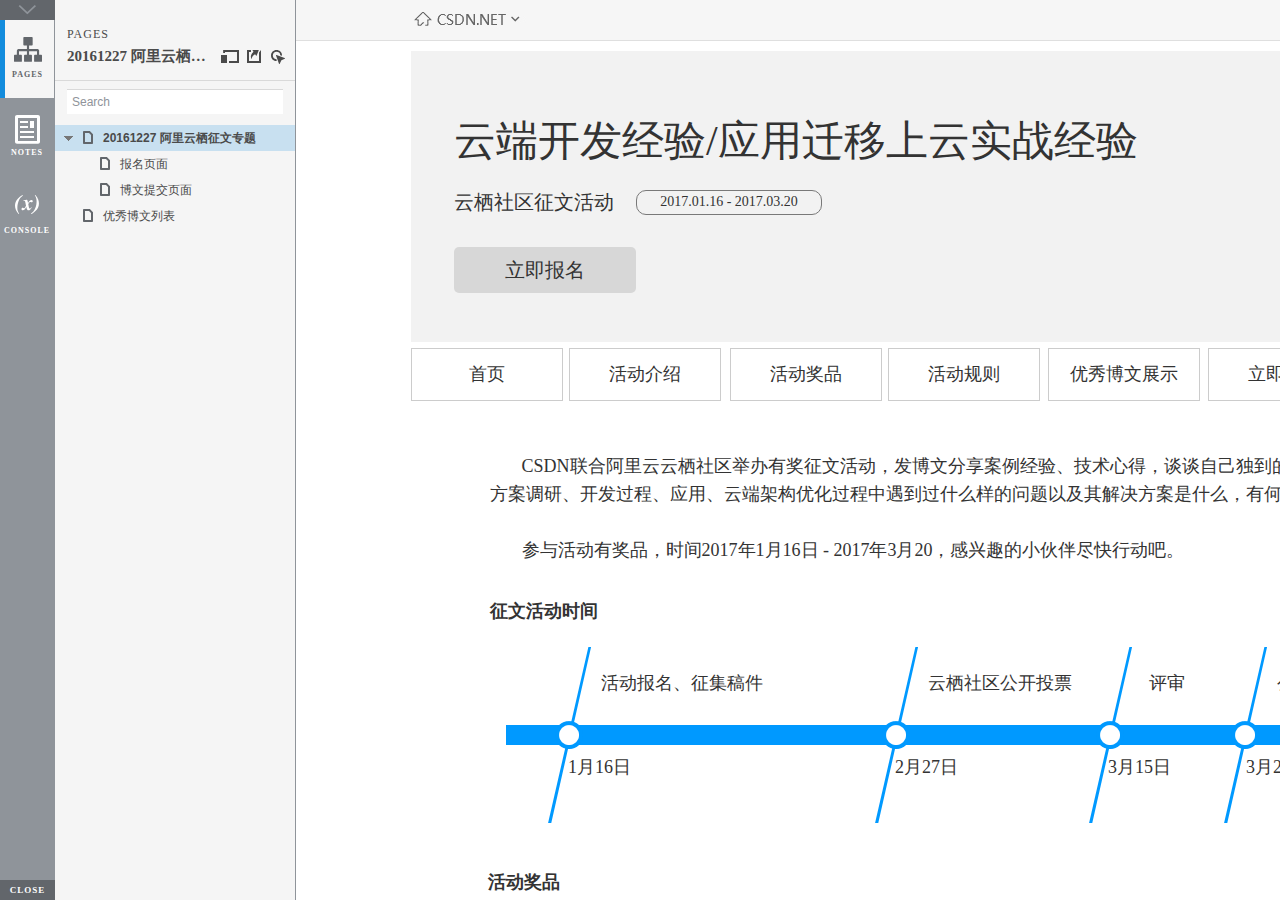
<file: resources/reload.html>
﻿<html>
	<head>
		<title></title>
	</head>
	<body>
	
	<script language="javascript">
	function getUrl() {
      var query = window.location.hash.substring(1);
      var vars = query.split("&&&");
      for (var i=0;i<vars.length;i++) {
        var url = vars[i];
        return decodeURI(url).replace("html%23","html#");
      } 
    }

    var rel = '../';
    var url = getUrl();
    if (url.indexOf(":") > 0 && url.indexOf(":") < 10) rel = '';
	self.location.href = rel + url;
	</script>
	
	</body>
</html>
</file>
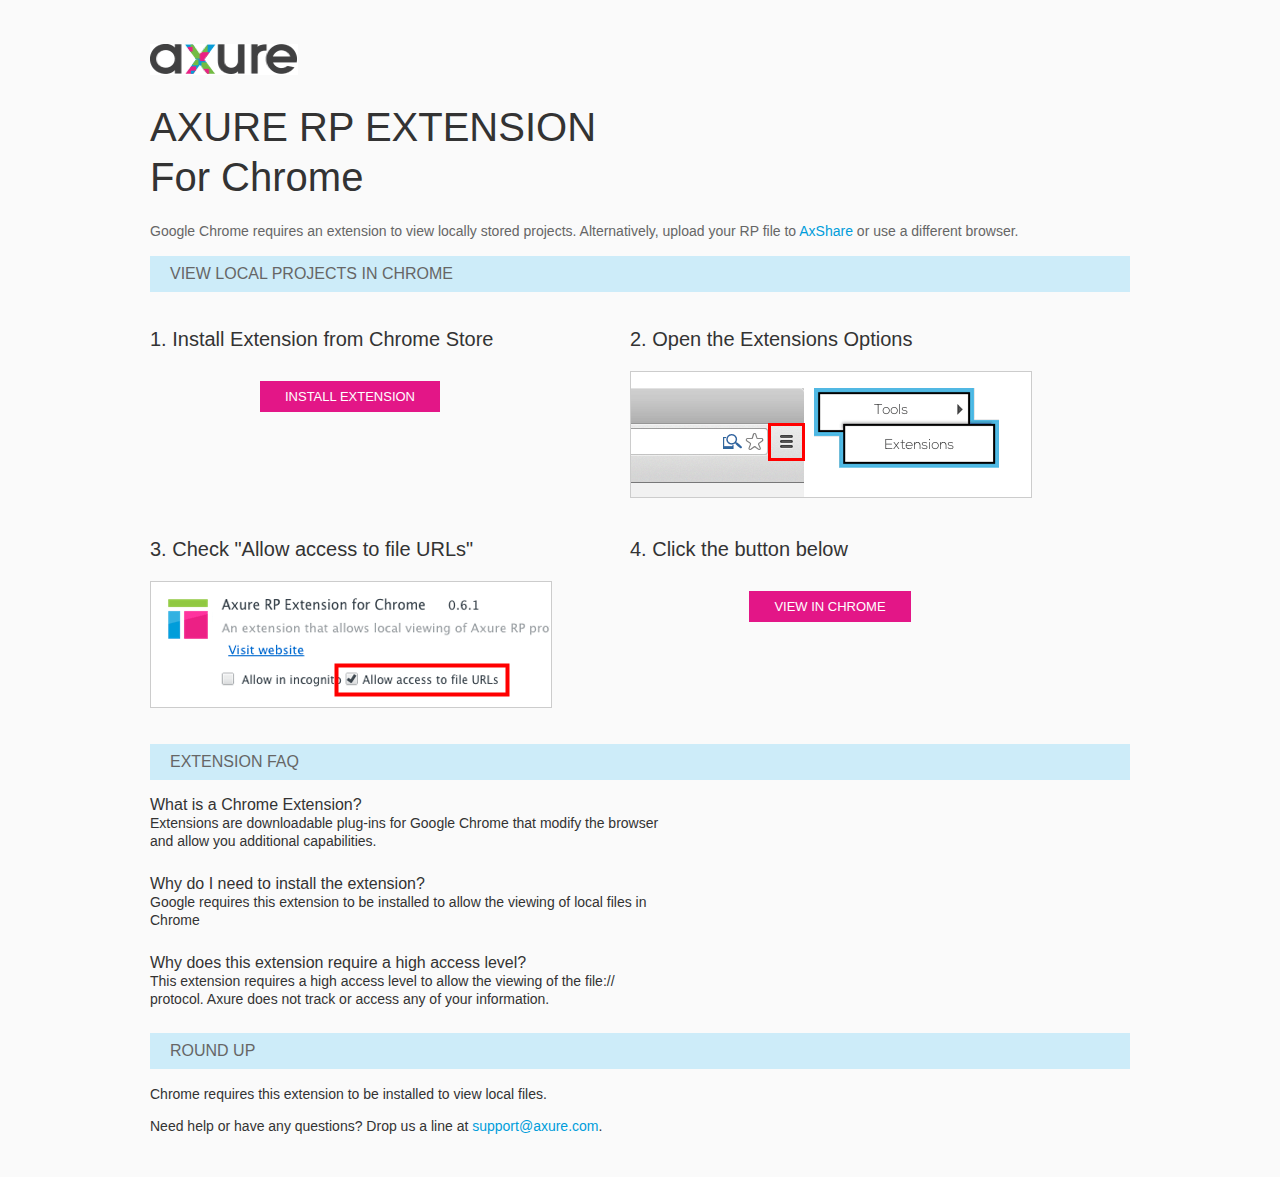
<file: resources/chrome/chrome.html>
<html>
<head>
    <title>Install the Axure RP Chrome Extension</title>
    <style type="text/css">
        *
        {
            font-family: Helvetica, Arial, sans-serif;
        }
        body
        {
            text-align: center;
            background-color: #fafafa;
        }
        p
        {
            font-size: 14px;
            line-height: 18px;
            color: #333333;
        }
        div.container
        {
            width: 980px;
            margin-left: auto;
            margin-right: auto;
            text-align: left;
        }
        a
        {
            text-decoration: none;
            color: #009dda;
        }
        .button
        {
            background: #E31687;
            font: normal 16px Arial, sans-serif;
            color: #FFFFFF;
            padding: 8px 25px 8px 25px;
            border: 0;
            display: inline-block;
            margin-top: 10px;
            text-transform: uppercase;
            font-size: 13px;
        }
        a:hover.button
        {
            opacity: .8;
        }
        div.left
        {
            width: 400px;
            float: left;
            margin-right: 80px;
        }
        div.right
        {
            width: 400px;
            float: left;
        }
        div.buttonContainer
        {
            text-align: center;
        }
        h1
        {
            font-size: 40px;
            color: #333333;
            line-height: 50px;
            margin-bottom: 20px;
            font-weight: normal;
        }
        h2
        {
            font-size: 38px;
            font-weight: normal;
            color: #08639C;
            text-align: center;
        }
        h3
        {
            font-size: 20px;
            color: #333333;
            font-weight: normal;
        }
        .heading
        {
            background-color: #cdecf9;
            height: 36px;
            line-height: 36px;
            padding-left: 20px;
            font-size: 16px;
            color: #666666;
        }
        span.faq
        {
            font-size: 16px;
            font-weight: normal;
            color: #333333;
            display: block;
        }
    </style>
</head>
<body>
    <div class="container">
        <br />
        <br />
        <img src="axure_logo.gif" alt="axure" />
        <br />
        <h1>
            AXURE RP EXTENSION<br />
            For Chrome</h1>
        <p style="font-size: 14px; color: #666666; margin-top: 10px;">
            Google Chrome requires an extension to view locally stored projects. Alternatively,
            upload your RP file to <a href="https://share.axure.com">AxShare</a> or use a different
            browser.</p>
        <h3 class="heading">
            VIEW LOCAL PROJECTS IN CHROME</h3>
        <div class="left">
            <h3>
                1. Install Extension from Chrome Store</h3>
            <div class="buttonContainer">
                <a class="button" href="https://chrome.google.com/webstore/detail/dogkpdfcklifaemcdfbildhcofnopogp"
                    target="_blank">Install Extension</a>
            </div>
        </div>
        <div class="right">
            <h3>
                2. Open the Extensions Options</h3>
            <img src="extensions_menu.gif" alt="extensions" />
        </div>
        <div style="clear: both; height: 20px;">
            &nbsp;</div>
        <div class="left">
            <h3>
                3. Check "Allow access to file URLs"</h3>
            <img src="allow_access.gif" alt="allow access" />
        </div>
        <div class="right">
            <h3>
                4. Click the button below</h3>
            <div class="buttonContainer">
                <a class="button" href="../../start.html">View in Chrome</a>
            </div>
        </div>
        <div style="clear: both; height: 20px;">
        </div>
        <h3 class="heading">
            EXTENSION FAQ</h3>
        <p>
            <span class="faq">What is a Chrome Extension?</span> Extensions are downloadable
            plug-ins for Google Chrome that modify the browser<br />
            and allow you additional capabilities.
        </p>
        <p style="margin-top: 25px;">
            <span class="faq">Why do I need to install the extension?</span> Google requires
            this extension to be installed to allow the viewing of local files in<br />
            Chrome
        </p>
        <p style="margin-top: 25px; margin-bottom: 25px;">
            <span class="faq">Why does this extension require a high access level?</span> This
            extension requires a high access level to allow the viewing of the file://<br />
            protocol. Axure does not track or access any of your information.
        </p>
        <h3 class="heading">
            ROUND UP</h3>
        <p>
            Chrome requires this extension to be installed to view local files.</p>
        <p>
            Need help or have any questions? Drop us a line at <a href="mailto:support@axure.com">
                support@axure.com</a>.
        </p>
        <div style="clear: both; height: 20px;">
        </div>
    </div>
</body>
</html>
</file>
<file: resources/css/default.css>
﻿body {
  font-family : Arial, Helvetica, Sans-Serif;
  background-color: #8f949a;
  overflow:hidden;
}
a {
  cursor: pointer;
}

input[type="radio"], input[type="checkbox"] {
    margin: 0px 9px 0px 0px;
    vertical-align: bottom;
}

input {
    -webkit-box-sizing: border-box;
    -moz-box-sizing: border-box;
    box-sizing: border-box;
}

#maximizePanelContainer {
  font-size: 4px;
  position:absolute;
  left: 0px;
  top: 0px;
  width: 55px;
  height: 20px;
  overflow: visible;
  z-index: 1000;
}
#maximizePanelOver {
    position: absolute;
    left: 0px;
    top: 0px;
    width: 55px;
    height: 20px;
}
.maximizePanel {
    position: absolute;
    left: 0px;
    top: 0px;
    width: 55px;
    height: 20px;
    background: #a2a2a2 url('../images/expand.png') no-repeat center center;
    background: url('../images/expand.svg') no-repeat center center, linear-gradient(rgba(200,200,200,.5),rgba(200,200,200,.5));
    cursor: pointer;
}

#interfaceControlFrameMinimizeContainer {
  position:absolute;
    top: 0px;
    left: 0px;
  font-size: 2px; /*for IE*/
  text-align: right;
  z-index: 100;
    height: 20px;
    width: 55px;
    background-color: #62666b;
}
#interfaceControlFrameMinimizeContainer a {
    display: inline-block;
    width: 55px;
    height: 20px;
    font-size: 2px;
    background: url('../images/close.png') no-repeat center center;
    background: url('../images/close.svg') no-repeat center center, linear-gradient(transparent,transparent);
    text-decoration: none;
}

.hashover #interfaceControlFrameMinimizeContainer a:hover {
    background: url('../images/close_hover.png') no-repeat center center;
    background: url('../images/close_hover.svg') no-repeat center center, linear-gradient(transparent,transparent);
}

#interfaceControlFrame {
    margin: 0px 0px 0px 55px;
}

#interfaceControlFrameCloseContainer {
    /*display: none;*/
    position:absolute;
    bottom: 0px;
    left: 0px;
    font-size: 9px;
    font-family: 'Trebuchet MS';
    font-weight: bold;
    letter-spacing: 1px;
    z-index: 100;
    width: 55px;
    background-color: #62666b;
    text-align: center;  
}
#interfaceControlFrameCloseContainer a {
    display: inline-block;
    width: 55px;
    color: #ffffff;
    padding: 5px 0px;
}

#interfaceControlFrameHeader li a {
    display: block;
    width: 54px;
    height: 78px;
    text-align: center;
    padding-top: 50px;
    outline: none;
    margin-right: 1px;
    text-decoration: none;
    color: #ffffff;
    white-space: nowrap;
    background-color: transparent;
    background-repeat: no-repeat;
    background-position: 50% 17px;
    box-sizing: border-box;
    -moz-box-sizing: border-box;
    -webkit-box-sizing: border-box;
    border-left: 4px solid transparent;
    border-right: 4px solid transparent;
}

.hashover #interfaceControlFrameHeader li a:hover {
    background-color: transparent;
    background-repeat: no-repeat;
    background-position: 50% 17px;
    color: #c2c2c2;
}

#interfaceControlFrameHeader li a.selected, #interfaceControlFrameHeader li a.selected:hover {
    background-color: #f5f5f5;
    background-repeat: no-repeat;
    background-position: 50% 17px;
    color: #62666b;
    border-left: 5px solid #138CDD;
}

#interfaceControlFrameHeaderContainer {
    float: left;
    overflow: visible;
    width: 55px;
    margin-left: -55px;
    margin-top: 20px;
}

#interfaceControlFrameHeader {
    position: relative;
    list-style: none;
    font-size: 8px;
    z-index: 50;
    font-family: 'Trebuchet MS';
    font-weight: bold;
    letter-spacing: 1px;
}

#interfaceControlFrameContainer {
    float: right;
    background-color: #f5f5f5;
    overflow: hidden;
    width: 100%;
}

#interfaceControlFrameLogoContainer {
  background-color: White;
  padding: 20px 10px 10px 10px;
  overflow: hidden;
}

#interfaceControlFrameLogoImageContainer {
  text-align: center;
}

#interfaceControlFrameLogoCaptionContainer {
  text-align: center;
  margin: 5px 10px 0px 10px;
  font-size: 12px;
  color: #4a4a4a;
}

#logoImage {
    width: 100%;
}

.emptyStateContainer {
    text-align: center;
    padding: 0px 10px;
    margin-top: 32px
}

.emptyStateTitle {
    margin: 0px 0px 9px 0px;
    font-weight: bold;
}

.emptyStateContent {
    line-height: 16px;
}

.dottedDivider {
    height: 2px;
    margin: 15px 0px 15px 0px;
    background: url('../images/divider.png') no-repeat center center;
    background: url('../images/divider.svg') no-repeat center center, linear-gradient(transparent,transparent);
}

.nondottedDivider {
    height: 2px;
    margin: 9px 0px 9px 0px;
}
</file>
<file: plugins/sitemap/styles/sitemap.css>
﻿
#sitemapHost {
    font-size: 12px;
    color:#4a4a4a;
    height: 100%;
}

#sitemapHostBtn a {
    background: url('images/sitemap_on.png');
    background: url('images/sitemap_on.svg'),linear-gradient(transparent, transparent);
}

.hashover #sitemapHostBtn a:hover {
    background: url('images/sitemap_hover.png');
    background: url('images/sitemap_hover.svg'),linear-gradient(transparent, transparent);
}

#sitemapHostBtn a.selected, #sitemapHostBtn a.selected:hover {
    background: url('images/sitemap_off.png');
    background: url('images/sitemap_off.svg'),linear-gradient(transparent, transparent);
}

#sitemapHost .pageButtonHeader {
    top: -27px;
}

#sitemapTreeContainer {
    overflow: auto;
    width: 100%;
    height: 100%;
    -webkit-overflow-scrolling: touch;
}

.sitemapTree {
    margin: 0px 0px 10px 0px;
    overflow:visible;
}

.sitemapTree ul {
    list-style-type: none;
    margin: 0px 0px 0px 0px;
    padding-left: 0px;
}

.sitemapPlusMinusLink 
{
}

.sitemapMinus 
{
	vertical-align:middle;
    background: url('images/minus.gif');
    background-repeat: no-repeat;
	margin-right: 3px;	
	margin-bottom: 1px;
    height:9px;
    width:9px;
    display:inline-block;
}

.sitemapPlus 
{
	vertical-align:middle;
    background: url('images/plus.gif');
    background-repeat: no-repeat;
	margin-right: 3px;	
	margin-bottom: 1px;
	height:9px;
    width:9px;
    display:inline-block;
}

.sitemapPageLink 
{
    margin-left: 0px;
}

.sitemapPageIcon 
{
	margin: 0px 0px -3px 4px;
    width: 16px;
    height: 16px;
    display: inline-block;
    background: url('images/page.png') no-repeat center center;
    background: url('images/page.svg') no-repeat center center, linear-gradient(transparent,transparent);
}

.sitemapFlowIcon
{
    background: url('images/flow.png') no-repeat center center;
    background: url('images/flow.svg') no-repeat center center, linear-gradient(transparent,transparent);
}

.sitemapFolderIcon
{
    background: url('images/folder_closed.png') no-repeat center center;
    background: url('images/folder_closed.svg') no-repeat center center, linear-gradient(transparent,transparent);
}

.sitemapFolderOpenIcon
{
    background: url('images/folder_open.png') no-repeat center center;
    background: url('images/folder_open.svg') no-repeat center center, linear-gradient(transparent,transparent);
}

.sitemapPageName 
{
    margin-left: 7px;
}

.sitemapNode 
{
    /*margin:4px 0px 4px 0px;*/
    white-space:nowrap;
}

.sitemapPageLinkContainer {
    /*display: inline-block;*/
    margin-left: 0px;
    padding: 4px 0px 4px 0px;
}
/*
.sitemapNode div
{
	padding-top: 1px; 
	padding-bottom: 3px;
    padding-left: 20px;
	height: 14px;
}
*/

.sitemapExpandableNode 
{
	margin-left: 0px;
}

.sitemapHighlight 
{
    /*display: inline-block;*/
	background-color : #C8E0F0;
    font-weight: bold;
}

.sitemapGreyedName
{
	color: #AAA;
}


.pluginNameHeader
{
    font-family: 'Trebuchet MS';
	font-size: 12px;
    letter-spacing: 1px;
	/*font-weight: bold;*/
	white-space: nowrap;
    margin-bottom: 5px;
}

.pageNameHeader
{
    font-family: 'Trebuchet MS';
    /*display: inline-block;*/
    /*float: left;*/
	font-size: 15px;
	font-weight: bold;
	/*height: 23px;*/
    padding-right: 77px;
	white-space: nowrap;
    overflow: hidden;
    text-overflow: ellipsis;
}

.pageButtonHeader
{
    float: right;
    position: relative;
    /*width: 72px;*/
	height: 24px;
    top: -22px;
    margin-bottom: -24px;
}

.sitemapHeader
{
    padding-top: 27px;
    border-bottom: 1px solid #d9d9d9;
    min-width: 110px;
}

.sitemapToolbar {
    margin: 0px 5px 14px 12px;
}

.sitemapToolbarButton
{
    float: left;
    width: 22px;
    height: 22px;
    border: 1px solid transparent;
}

#linksButton {
    background: url('images/share.png') no-repeat center center;
    background: url('images/share.svg') no-repeat center center, linear-gradient(transparent,transparent);
}

#linksButton:hover {
    background: url('images/share_hover.png') no-repeat center center;
    background: url('images/share_hover.svg') no-repeat center center, linear-gradient(transparent,transparent);
}

#linksButton.sitemapToolbarButtonSelected, .hashover #linksButton.sitemapToolbarButtonSelected:hover {
    background: url('images/share_on.png') no-repeat center center;
    background: url('images/share_on.svg') no-repeat center center, linear-gradient(transparent,transparent);
}

#adaptiveButton {
    background: url('images/views.png') no-repeat center center;
    background: url('images/views.svg') no-repeat center center, linear-gradient(transparent,transparent);
}

#adaptiveButton:hover {
    background: url('images/views_hover.png') no-repeat center center;
    background: url('images/views_hover.svg') no-repeat center center, linear-gradient(transparent,transparent);
}

#adaptiveButton.sitemapToolbarButtonSelected, #adaptiveButton.sitemapToolbarButtonSelected:hover {
    background: url('images/views_on.png') no-repeat center center;
    background: url('images/views_on.svg') no-repeat center center, linear-gradient(transparent,transparent);
}

#highlightInteractiveButton {
    background: url('images/hotspots.png') no-repeat center center;
    background: url('images/hotspots.svg') no-repeat center center, linear-gradient(transparent,transparent);
    margin-top: 1px;
}

#highlightInteractiveButton:hover {
    background: url('images/hotspots_hover.png') no-repeat center center;
    background: url('images/hotspots_hover.svg') no-repeat center center, linear-gradient(transparent,transparent);
}

#highlightInteractiveButton.sitemapToolbarButtonSelected, #highlightInteractiveButton.sitemapToolbarButtonSelected:hover {
    background: url('images/hotspots_on.png') no-repeat center center;
    background: url('images/hotspots_on.svg') no-repeat center center, linear-gradient(transparent,transparent);
}

/*#variablesButton {
    background: url('images/229_variables_16.png') no-repeat center center;
}*/

#searchButton {
    background: url('images/232_search_16.png') no-repeat center center;
}

.sitemapLinkContainer
{
	margin-top: 8px;
	padding-right: 5px;
	/*font-size: 12px;*/
}

.sitemapLinkField 
{
	width: 100%;
	font-size: 12px;
	margin-top: 3px;
    padding: 5px;
}

.sitemapRadioSelected {
    font-weight: bold;
}

.sitemapOptionContainer
{
	margin-top: 8px;
	padding-right: 5px;
	/*font-size: 12px;*/
}

#sitemapOptionsDiv
{
	margin-top: 10px;
	/*margin-left: 16px;*/
}

#viewSelectDiv
{
    padding: 2px 0px 0px 0px;
	/*margin-left: 5px;*/
}

#viewSelect
{
	width: 70%;
}

.sitemapUrlOption
{
	padding-bottom: 8px;
}

.optionLabel
{
	font-size: 12px;
}

.sitemapPopupContainer
{
    display: none;
    position: absolute;
	background-color: #F4F4F4;
	border: 1px solid #B9B9B9;
	padding: 5px 5px 5px 5px;
	margin: 5px 0px 0px 5px;
    z-index: 1;
}

#sitemapLinksContainer {
    border-top: 1px solid #d9d9d9;
    padding: 10px;
    margin-left: 0px;
    /*line-height: 18px;*/
}

#adaptiveViewsContainer {
    border-top: 1px solid #d9d9d9;
    padding: 10px;
    margin-left: 0px;
    line-height: 18px;
}

.adaptiveViewOption
{
	padding: 2px;
}

.adaptiveViewOption:hover
{ 
	background-color: rgb(204,235,248);
	cursor: pointer;
}

.currentAdaptiveView {
    font-weight: bold;
}

.adaptiveCheckboxDiv {
	height: 15px;
	width: 15px;
	float: left;
}

.checkedAdaptive {
	background: url('images/adaptivecheck.png') no-repeat center center;
}

/*#variablesContainer 
{
	max-height: 350px;
	overflow: auto;
}*/

/*#variablesClearLink 
{
	color: #069;
	left: 5px;
}*/

#searchDiv {
    padding: 8px 12px 11px 12px;
}

#searchBox {
    width: 100%;
    border: none;
    border-top: 1px solid #d9d9d9;
    /*border-bottom: 1px solid #d9d9d9;*/
    padding: 5px;
    font-size: 12px;
}

.searchBoxHint 
{
	color: #8f949a;
	/*font-style: italic;*/
}

#sitemapLinksPageName
{
	font-weight: bold;
}

#sitemapOptionsHeader
{
	font-weight: bold;
}
</file>
<file: plugins/page_notes/styles/page_notes.css>
﻿#pageNotesHost {
    font-size: 12px;
    color:#4a4a4a;
    height: 100%;
}

#pageNotesHostBtn a {
    background: url('images/notes_on.png');
    background: url('images/notes_on.svg'),linear-gradient(transparent, transparent);
}

.hashover #pageNotesHostBtn a:hover {
    background: url('images/notes_hover.png');
    background: url('images/notes_hover.svg'),linear-gradient(transparent, transparent);
}

#pageNotesHostBtn a.selected, #pageNotesHostBtn a.selected:hover {
    background: url('images/notes_off.png');
    background: url('images/notes_off.svg'),linear-gradient(transparent, transparent);
}

#footnotesButton {
    background: url('images/footnotes.png') no-repeat center center;
    background: url('images/footnotes.svg') no-repeat center center,linear-gradient(transparent, transparent);
}

#footnotesButton:hover {
    background: url('images/footnotes_hover.png') no-repeat center center;
    background: url('images/footnotes_hover.svg') no-repeat center center,linear-gradient(transparent, transparent);
}

#footnotesButton.sitemapToolbarButtonSelected, #footnotesButton.sitemapToolbarButtonSelected:hover {
    background: url('images/footnotes_on.png') no-repeat center center;
    background: url('images/footnotes_on.svg') no-repeat center center,linear-gradient(transparent, transparent);
}

.nextPageButton {
    background: url('images/forward.png') no-repeat center center;
    background: url('images/forward.svg') no-repeat center center,linear-gradient(transparent, transparent);    
}

.nextPageButton:hover {
    background: url('images/forward_hover.png') no-repeat center center;
    background: url('images/forward_hover.svg') no-repeat center center,linear-gradient(transparent, transparent);    
}

.prevPageButton {
    background: url('images/back.png') no-repeat center center;
    background: url('images/back.svg') no-repeat center center,linear-gradient(transparent, transparent);    
}

.prevPageButton:hover {
    background: url('images/back_hover.png') no-repeat center center;
    background: url('images/back_hover.svg') no-repeat center center,linear-gradient(transparent, transparent);    
}

#pageNotesScrollContainer 
{
    overflow: auto;
    width: 100%;
    /*height: 100%;*/
    -webkit-overflow-scrolling: touch;
}    

#pageNotesContainer 
{
    /*padding: 10px 10px 10px 12px;*/
}

#pageNotesContent 
{
	overflow: visible;
}

.pageNoteContainer 
{
    padding: 10px;
}

.pageNoteName 
{
    font-family: 'Trebuchet MS';
	font-size: 14px;
    font-weight: bold;
	margin-bottom: 5px;
	/*text-decoration: underline;*/
	white-space: nowrap;
}

.pageNote 
{
    line-height: 21px;
	/*margin-bottom: 20px;*/
}

.widgetNoteContainer {
    padding: 10px;
    border-bottom: 1px solid transparent;
    border-top: 1px solid transparent;
    cursor: pointer;
}

.widgetNoteContainerSelected {
    background-color: white;
    border-bottom: 1px solid #c2c2c2;
    border-top: 1px solid #c2c2c2;
}

/*.widgetNoteContainer:hover {
    background-color: white;
    //border-bottom: 1px solid #c2c2c2;
    //border-top: 1px solid #c2c2c2;
}*/

.widgetNoteFootnote {
    display: inline-block;
    /*vertical-align: top;
    margin: 2px 5px 10px 0px;
    padding: 1px 6px;
    font-size: 10px;
    color: #ffffff;
    background-color: #0a6cd6;*/
    width: 13px;
    height: 12px;
    padding-top: 1px;
    text-align: center;
    background-color: #138CDD;
    /*-moz-box-shadow: 1px 1px 3px #aaa;
    -webkit-box-shadow: 1px 1px 3px #aaa;
    box-shadow: 1px 1px 3px #aaa;*/
    font-size: 0px;
    margin-right: 8px;
}

div.annnoteline {
    display: inline-block;
    width: 9px;
    height: 1px;
    border-bottom: 1px solid white;
    margin-top: 1px;
}

.widgetNoteLabel {
    display: inline-block;
    vertical-align: top;
    font-family: 'Trebuchet MS';
	font-size: 14px;
    font-weight: bold;
	margin-bottom: 5px;    
}

.noteLink {
    text-decoration: inherit;
    color: inherit;
}

.noteLink:hover {
    background-color: white;
}
</file>
<file: plugins/debug/styles/debug.css>
﻿#debugHost {
    font-size: 12px;
    color:#4a4a4a;
    height: 100%;
}

#debugHostBtn a {
    background: url('images/variables_on.png');
    background: url('images/variables_on.svg'),linear-gradient(transparent, transparent);
}

.hashover #debugHostBtn a:hover {
    background: url('images/variables_hover.png');
    background: url('images/variables_hover.svg'),linear-gradient(transparent, transparent);
}

#debugHostBtn a.selected, #debugHostBtn a.selected:hover {
    background: url('images/variables_off.png');
    background: url('images/variables_off.svg'),linear-gradient(transparent, transparent);
}

#debugHeader .pageNameHeader {
    padding-right: 0px;
}

#variablesClearLink {
    display: inline-block;
    margin-bottom: 15px;
}

#variablesClearLink:hover {
    color: #0a6cd6;
}

#traceClearLink {
    display: inline-block;
    margin-bottom: 15px;
}

#traceClearLink:hover {
    color: #0a6cd6;
}

#debugScrollContainer 
{
    overflow: auto;
    width: 100%;
    height: 100%;
    -webkit-overflow-scrolling: touch;
}

#debugContainer {
        padding: 10px 10px 10px 10px;
}

.variableName
{
	font-weight: bold;
}

.variableDiv
{
    margin-bottom: 20px;
    line-height: 16px;

}

#variablesContainer {
    padding-bottom: 5px;
    /*overflow: auto;*/
}

#traceContainer {
    padding-top: 15px;
    /*padding: 0px 10px 10px 10px;*/
}

.debugToolbarButton 
{
	font-size: 1em;
	color: #069;
}

.axEventBlock {
    display: inline-block;
    width: 100%;
    margin: 5px 0px 5px 0px;
    line-height: 21px;
}

/*a.axEventBlock:hover {
    background-color: #069;
    color: white;
}*/

.axTime {
    margin: 0px 0px 0px 0px;
    font-size: 11px;
    color: #b1b3b5;
}

.axLabel {
    margin: 0px 0px 5px 0px;
    font-family: 'Trebuchet MS';
    font-size: 14px;
    font-weight: bold;
}

.lastAxEvent {
    margin-bottom: 10px;
    border-bottom: 1px solid #c2c2c2;
    padding-bottom: 10px;
}

.axEvent {
    margin: 0px 0px 5px 0px;
    font-weight: bold;
}

.axCase {
    margin: 0px 0px 5px 8px;
    font-style: italic;
}

.axAction {
    margin: 0px 0px 5px 13px;
}

#traceEmptyState.emptyStateContainer {
    margin-top: 0px;
}

.debugLinksContainer {
    text-align: right;
}
</file>
<file: plugins/recordplay/styles/recordplay.css>
﻿#recordPlayHost {
    font-size: 12px;
    color:#333;
    height: 100%;
}


#recordPlayContainer 
{
    overflow: auto;
    width: 100%;
    height: 100%;
    padding: 10px 10px 10px 10px;
}

#recordPlayToolbar 
{
	margin: 5px 5px 5px 5px;
    height: 22px;
}

#recordPlayToolbar .recordPlayButton
{
    float: left;
    width: 22px;
    height: 22px;
    border: 1px solid transparent;
}

#recordPlayToolbar .recordPlayButton:hover
{
    border: 1px solid rgb(0,157,217);
    background-color : rgb(166,221,242);
}

#recordPlayToolbar .recordPlayButton:active
{
    border: 1px solid rgb(0,157,217);
    background-color : rgb(204,235,248);
}

#recordPlayToolbar .recordPlayButtonSelected {
    border: 1px solid rgb(0,157,217);
    background-color : rgb(204,235,248);    
}

#recordButton {
    background: url('../../sitemap/styles/images/233_hyperlink_16.png') no-repeat center center;
}

#playButton {
    background: url('../../sitemap/styles/images/225_responsive_16.png') no-repeat center center;
}

#stopButton {
    background: url('../../sitemap/styles/images/228_togglenotes_16.png') no-repeat center center;
}

#deleteButton {
    background: url('../../sitemap/styles/images/231_event_16.png') no-repeat center center;
}

#recordNameHeader
{
    /* yeah??*/
	font-size: 13px;
	font-weight: bold;
	height: 23px;
	white-space: nowrap;
}

#recordPlayContent 
{
    /* yeah??*/
	overflow: visible;
}

.recordPlayName 
{
	font-size: 12px;
	margin-bottom: 5px;
	text-decoration: underline;
	white-space: nowrap;
}

.recordPlay 
{
	margin-bottom: 10px;
}
</file>
<file: resources/css/axure_rp_page.css>
﻿/* so the window resize fires within a frame in IE7 */
html, body {
    height: 100%;
}

a {
    color: inherit;
}

p {
    margin: 0px;
    text-rendering: optimizeLegibility;
    font-feature-settings: "kern" 1;
    -webkit-font-feature-settings: "kern";
    -moz-font-feature-settings: "kern";
    -moz-font-feature-settings: "kern=1";
    font-kerning: normal;
}

iframe {
    background: #FFFFFF;
}

/* to match IE with C, FF */
input {
    padding: 1px 0px 1px 0px;
    box-sizing: border-box;
    -moz-box-sizing: border-box;
}

textarea {
    margin: 0px;
    box-sizing: border-box;
    -moz-box-sizing: border-box;
}

div.intcases {
    font-family: arial; 
    font-size: 12px;
    text-align:left; 
    border:1px solid #AAA; 
    background:#FFF none repeat scroll 0% 0%; 
    z-index:9999; 
    visibility:hidden; 
    position:absolute;
    padding: 0px;
    border-radius: 3px;
    white-space: nowrap;
}

div.intcaselink {
    cursor: pointer;
    padding: 3px 8px 3px 8px;
    margin: 5px;
    background:#EEE none repeat scroll 0% 0%; 
    border:1px solid #AAA;
    border-radius: 3px;
}

div.refpageimage {
    position: absolute;
    left: 0px;
    top: 0px;
    font-size: 0px;
    width: 16px;
    height: 16px;
    cursor: pointer;
    background-image: url(images/newwindow.gif);
    background-repeat: no-repeat;
}

div.annnoteimage {
    position: absolute;
    left: 0px;
    top: 0px;
    font-size: 0px;
    /*width: 16px;
    height: 12px;*/
    cursor: help;
    /*background-image: url(images/note.gif);*/
    /*background-repeat: no-repeat;*/
    width: 13px;
    height: 12px;
    padding-top: 1px;
    text-align: center;
    background-color: #138CDD;
    -moz-box-shadow: 1px 1px 3px #aaa;
    -webkit-box-shadow: 1px 1px 3px #aaa;
    box-shadow: 1px 1px 3px #aaa;
}

div.annnoteline {
    display: inline-block;
    width: 9px;
    height: 1px;
    border-bottom: 1px solid white;
    margin-top: 1px;
}

div.annnotelabel {
    position: absolute;
    left: 0px;
    top: 0px;
    font-family: Helvetica,Arial;
    font-size: 10px;
    /*border: 1px solid rgb(166,221,242);*/
    cursor: help;
    /*background:rgb(0,157,217) none repeat scroll 0% 0%;*/ 
    padding: 1px 3px 1px 3px;
    white-space: nowrap;
    color: white;
    
    background-color: #138CDD;
    -moz-box-shadow: 1px 1px 3px #aaa;
    -webkit-box-shadow: 1px 1px 3px #aaa;
    box-shadow: 1px 1px 3px #aaa;
}

.annotation {
    font-size: 12px;
    padding-left: 2px;
    margin-bottom: 5px;
}

.annotationName {
    /*font-size: 13px;
    font-weight: bold;
    margin-bottom: 3px;
    white-space: nowrap;*/

    font-family: 'Trebuchet MS';
    font-size: 14px;
    font-weight: bold;
    margin-bottom: 5px;
    white-space: nowrap;
}

.annotationValue {
    font-family: Arial, Helvetica, Sans-Serif;
    font-size: 12px;
    color: #4a4a4a;
    line-height: 21px;
    margin-bottom: 20px;
}

.noteLink {
    text-decoration: inherit;
    color: inherit;
}

.noteLink:hover {
    background-color: white;
}

/* this is a fix for the issue where dialogs jump around and takes the text-align from the body */
.dialogFix {
    position:absolute;
    text-align:left;
    border: 1px solid #8f949a;
}


@keyframes pulsate {
  from {
    box-shadow: 0 0 10px #15d6ba;
  }
  to {
    box-shadow: 0 0 20px #15d6ba;
  }
}

@-webkit-keyframes pulsate {
  from {
    -webkit-box-shadow: 0 0 10px #15d6ba;
    box-shadow: 0 0 10px #15d6ba;
  }
  to {
    -webkit-box-shadow: 0 0 20px #15d6ba;
    box-shadow: 0 0 20px #15d6ba;
  }
}
 
@-moz-keyframes pulsate {
  from {
    -moz-box-shadow: 0 0 10px #15d6ba;
    box-shadow: 0 0 10px #15d6ba;
  }
  to {
    -moz-box-shadow: 0 0 20px #15d6ba;
    box-shadow: 0 0 20px #15d6ba;
  }
}

.legacyPulsateBorder {
    /*border: 5px solid #15d6ba;
    margin: -5px;*/
    -moz-box-shadow: 0 0 10px 3px #15d6ba;
    box-shadow: 0 0 10px 3px #15d6ba;
}

.pulsateBorder {
  animation-name: pulsate;
  animation-timing-function: ease-in-out;
  animation-duration: 0.9s;
  animation-iteration-count: infinite;
  animation-direction: alternate;
  
  -webkit-animation-name: pulsate;
  -webkit-animation-timing-function: ease-in-out;
  -webkit-animation-duration: 0.9s;
  -webkit-animation-iteration-count: infinite;
  -webkit-animation-direction: alternate;

  -moz-animation-name: pulsate;
  -moz-animation-timing-function: ease-in-out;
  -moz-animation-duration: 0.9s;
  -moz-animation-iteration-count: infinite;
  -moz-animation-direction: alternate;
}

.ax_default_hidden, .ax_default_unplaced{
    display: none;
    visibility: hidden;
}

.widgetNoteSelected {
    -moz-box-shadow: 0 0 10px 3px #138CDD;
    box-shadow: 0 0 10px 3px #138CDD;
    /*-moz-box-shadow: 0 0 20px #3915d6;
    box-shadow: 0 0 20px #3915d6;*/
    /*border: 3px solid #3915d6;*/
    /*margin: -3px;*/
}


.singleImg {
    display: none;
    visibility: hidden;
}
</file>
<file: data/styles.css>
﻿.ax_default {
  font-family:'Arial Normal', 'Arial';
  font-weight:400;
  font-style:normal;
  font-size:13px;
  color:#333333;
  text-align:center;
  line-height:normal;
}
.paragraph {
  text-align:left;
}
.text_area {
  color:#000000;
  text-align:left;
}
.droplist {
  color:#000000;
  text-align:left;
}
.radio_button {
  text-align:left;
}
.line {
}
.heading_1 {
  font-family:'Arial Negreta', 'Arial Normal', 'Arial';
  font-weight:700;
  font-style:normal;
  font-size:32px;
  text-align:left;
}
.heading_2 {
  font-family:'Arial Negreta', 'Arial Normal', 'Arial';
  font-weight:700;
  font-style:normal;
  font-size:24px;
  text-align:left;
}
.heading_3 {
  font-family:'Arial Negreta', 'Arial Normal', 'Arial';
  font-weight:700;
  font-style:normal;
  font-size:18px;
  text-align:left;
}
.heading_4 {
  font-family:'Arial Negreta', 'Arial Normal', 'Arial';
  font-weight:700;
  font-style:normal;
  font-size:14px;
  text-align:left;
}
.heading_5 {
  font-family:'Arial Negreta', 'Arial Normal', 'Arial';
  font-weight:700;
  font-style:normal;
  text-align:left;
}
.heading_6 {
  font-family:'Arial Negreta', 'Arial Normal', 'Arial';
  font-weight:700;
  font-style:normal;
  font-size:10px;
  text-align:left;
}
.label {
  font-size:14px;
  text-align:left;
}
.shape {
}
.checkbox {
  text-align:left;
}
.radio_button1 {
  text-align:left;
}
.text_area1 {
  color:#000000;
  text-align:left;
}
.text_field {
  color:#000000;
  text-align:left;
}
.droplist1 {
  color:#000000;
  text-align:left;
}
.box_1 {
}
.box_2 {
}
.box_3 {
}
.box_4 {
  color:#FFFFFF;
}
.ellipse {
}
.image {
  color:#000000;
}
.placeholder {
}
.primary_button {
  color:#FFFFFF;
}
.horizontal_line {
}
.paragraph1 {
  text-align:left;
}
.droplist2 {
  color:#000000;
  text-align:left;
}
.flow_shape {
}
.text_field1 {
  color:#000000;
  text-align:left;
}
</file>
<file: files/20161227_阿里云栖征文专题/styles.css>
﻿body {
  margin:0px;
  background-image:none;
  position:static;
  left:auto;
  width:1370px;
  margin-left:0;
  margin-right:0;
  text-align:left;
}
#base {
  position:absolute;
  z-index:0;
}
#u1_div {
  border-width:0px;
  position:absolute;
  left:0px;
  top:0px;
  width:1370px;
  height:40px;
  background:inherit;
  background-color:rgba(246, 246, 246, 1);
  border:none;
  border-radius:0px;
  -moz-box-shadow:none;
  -webkit-box-shadow:none;
  box-shadow:none;
}
#u1 {
  border-width:0px;
  position:absolute;
  left:0px;
  top:0px;
  width:1370px;
  height:40px;
}
#u2 {
  border-width:0px;
  position:absolute;
  left:2px;
  top:12px;
  width:1366px;
  visibility:hidden;
  word-wrap:break-word;
}
#u3_img {
  border-width:0px;
  position:absolute;
  left:0px;
  top:0px;
  width:114px;
  height:19px;
}
#u3 {
  border-width:0px;
  position:absolute;
  left:116px;
  top:10px;
  width:114px;
  height:19px;
}
#u4 {
  border-width:0px;
  position:absolute;
  left:2px;
  top:2px;
  width:110px;
  visibility:hidden;
  word-wrap:break-word;
}
#u5_img {
  border-width:0px;
  position:absolute;
  left:0px;
  top:0px;
  width:208px;
  height:41px;
}
#u5 {
  border-width:0px;
  position:absolute;
  left:1048px;
  top:0px;
  width:208px;
  height:41px;
}
#u6 {
  border-width:0px;
  position:absolute;
  left:2px;
  top:12px;
  width:204px;
  visibility:hidden;
  word-wrap:break-word;
}
#u7_img {
  border-width:0px;
  position:absolute;
  left:0px;
  top:0px;
  width:1371px;
  height:2px;
}
#u7 {
  border-width:0px;
  position:absolute;
  left:0px;
  top:40px;
  width:1370px;
  height:1px;
}
#u8 {
  border-width:0px;
  position:absolute;
  left:2px;
  top:-8px;
  width:1366px;
  visibility:hidden;
  word-wrap:break-word;
}
#u9_img {
  border-width:0px;
  position:absolute;
  left:0px;
  top:0px;
  width:20px;
  height:20px;
}
#u9 {
  border-width:0px;
  position:absolute;
  left:1181px;
  top:11px;
  width:20px;
  height:20px;
}
#u10 {
  border-width:0px;
  position:absolute;
  left:2px;
  top:2px;
  width:16px;
  visibility:hidden;
  word-wrap:break-word;
}
#u11_div {
  border-width:0px;
  position:absolute;
  left:0px;
  top:0px;
  width:1140px;
  height:291px;
  background:inherit;
  background-color:rgba(242, 242, 242, 1);
  border:none;
  border-radius:0px;
  -moz-box-shadow:none;
  -webkit-box-shadow:none;
  box-shadow:none;
}
#u11 {
  border-width:0px;
  position:absolute;
  left:115px;
  top:51px;
  width:1140px;
  height:291px;
}
#u12 {
  border-width:0px;
  position:absolute;
  left:2px;
  top:138px;
  width:1136px;
  visibility:hidden;
  word-wrap:break-word;
}
#u13_div {
  border-width:0px;
  position:absolute;
  left:0px;
  top:0px;
  width:691px;
  height:55px;
  background:inherit;
  background-color:rgba(255, 255, 255, 0);
  border:none;
  border-radius:0px;
  -moz-box-shadow:none;
  -webkit-box-shadow:none;
  box-shadow:none;
  font-family:'微软雅黑';
  font-weight:400;
  font-style:normal;
  font-size:42px;
}
#u13 {
  border-width:0px;
  position:absolute;
  left:158px;
  top:113px;
  width:691px;
  height:55px;
  font-family:'微软雅黑';
  font-weight:400;
  font-style:normal;
  font-size:42px;
}
#u14 {
  border-width:0px;
  position:absolute;
  left:0px;
  top:0px;
  width:691px;
  white-space:nowrap;
}
#u15_div {
  border-width:0px;
  position:absolute;
  left:0px;
  top:0px;
  width:186px;
  height:25px;
  background:inherit;
  background-color:rgba(255, 255, 255, 0);
  box-sizing:border-box;
  border-width:1px;
  border-style:solid;
  border-color:rgba(121, 121, 121, 1);
  border-radius:10px;
  -moz-box-shadow:none;
  -webkit-box-shadow:none;
  box-shadow:none;
  font-family:'微软雅黑';
  font-weight:400;
  font-style:normal;
  text-align:center;
}
#u15 {
  border-width:0px;
  position:absolute;
  left:340px;
  top:190px;
  width:186px;
  height:25px;
  font-family:'微软雅黑';
  font-weight:400;
  font-style:normal;
  text-align:center;
}
#u16 {
  border-width:0px;
  position:absolute;
  left:0px;
  top:2px;
  width:186px;
  word-wrap:break-word;
}
#u17_div {
  border-width:0px;
  position:absolute;
  left:0px;
  top:0px;
  width:182px;
  height:46px;
  background:inherit;
  background-color:rgba(215, 215, 215, 1);
  border:none;
  border-radius:5px;
  -moz-box-shadow:none;
  -webkit-box-shadow:none;
  box-shadow:none;
  font-family:'微软雅黑';
  font-weight:400;
  font-style:normal;
  font-size:20px;
}
#u17 {
  border-width:0px;
  position:absolute;
  left:158px;
  top:247px;
  width:182px;
  height:46px;
  font-family:'微软雅黑';
  font-weight:400;
  font-style:normal;
  font-size:20px;
}
#u18 {
  border-width:0px;
  position:absolute;
  left:2px;
  top:10px;
  width:178px;
  word-wrap:break-word;
}
#u19_div {
  border-width:0px;
  position:absolute;
  left:0px;
  top:0px;
  width:983px;
  height:112px;
  background:inherit;
  background-color:rgba(255, 255, 255, 0);
  border:none;
  border-radius:0px;
  -moz-box-shadow:none;
  -webkit-box-shadow:none;
  box-shadow:none;
  font-family:'微软雅黑';
  font-weight:400;
  font-style:normal;
  font-size:18px;
  line-height:28px;
}
#u19 {
  border-width:0px;
  position:absolute;
  left:194px;
  top:452px;
  width:983px;
  height:112px;
  font-family:'微软雅黑';
  font-weight:400;
  font-style:normal;
  font-size:18px;
  line-height:28px;
}
#u20 {
  border-width:0px;
  position:absolute;
  left:0px;
  top:0px;
  width:983px;
  word-wrap:break-word;
}
#u21_div {
  border-width:0px;
  position:absolute;
  left:0px;
  top:0px;
  width:109px;
  height:24px;
  background:inherit;
  background-color:rgba(255, 255, 255, 0);
  border:none;
  border-radius:0px;
  -moz-box-shadow:none;
  -webkit-box-shadow:none;
  box-shadow:none;
  font-family:'微软雅黑 Bold', '微软雅黑 Regular', '微软雅黑';
  font-weight:700;
  font-style:normal;
}
#u21 {
  border-width:0px;
  position:absolute;
  left:194px;
  top:599px;
  width:109px;
  height:24px;
  font-family:'微软雅黑 Bold', '微软雅黑 Regular', '微软雅黑';
  font-weight:700;
  font-style:normal;
}
#u22 {
  border-width:0px;
  position:absolute;
  left:0px;
  top:0px;
  width:109px;
  white-space:nowrap;
}
#u23 {
  border-width:0px;
  position:absolute;
  left:0px;
  top:0px;
  width:0px;
  height:0px;
}
#u24_div {
  border-width:0px;
  position:absolute;
  left:0px;
  top:0px;
  width:932px;
  height:20px;
  background:inherit;
  background-color:rgba(0, 153, 255, 1);
  border:none;
  border-radius:0px;
  -moz-box-shadow:none;
  -webkit-box-shadow:none;
  box-shadow:none;
}
#u24 {
  border-width:0px;
  position:absolute;
  left:210px;
  top:725px;
  width:932px;
  height:20px;
}
#u25 {
  border-width:0px;
  position:absolute;
  left:2px;
  top:2px;
  width:928px;
  visibility:hidden;
  word-wrap:break-word;
}
#u26_img {
  border-width:0px;
  position:absolute;
  left:0px;
  top:0px;
  width:81px;
  height:46px;
}
#u26 {
  border-width:0px;
  position:absolute;
  left:1081px;
  top:712px;
  width:81px;
  height:46px;
}
#u27 {
  border-width:0px;
  position:absolute;
  left:2px;
  top:15px;
  width:77px;
  visibility:hidden;
  word-wrap:break-word;
}
#u28 {
  border-width:0px;
  position:absolute;
  left:0px;
  top:0px;
  width:0px;
  height:0px;
}
#u29_img {
  border-width:0px;
  position:absolute;
  left:0px;
  top:0px;
  width:43px;
  height:176px;
}
#u29 {
  border-width:0px;
  position:absolute;
  left:252px;
  top:647px;
  width:43px;
  height:176px;
}
#u30 {
  border-width:0px;
  position:absolute;
  left:2px;
  top:80px;
  width:39px;
  visibility:hidden;
  word-wrap:break-word;
}
#u31_img {
  border-width:0px;
  position:absolute;
  left:0px;
  top:0px;
  width:28px;
  height:28px;
}
#u31 {
  border-width:0px;
  position:absolute;
  left:259px;
  top:721px;
  width:28px;
  height:28px;
}
#u32 {
  border-width:0px;
  position:absolute;
  left:2px;
  top:6px;
  width:24px;
  visibility:hidden;
  word-wrap:break-word;
}
#u33_img {
  border-width:0px;
  position:absolute;
  left:0px;
  top:0px;
  width:20px;
  height:20px;
}
#u33 {
  border-width:0px;
  position:absolute;
  left:263px;
  top:725px;
  width:20px;
  height:20px;
}
#u34 {
  border-width:0px;
  position:absolute;
  left:2px;
  top:2px;
  width:16px;
  visibility:hidden;
  word-wrap:break-word;
}
#u35 {
  border-width:0px;
  position:absolute;
  left:0px;
  top:0px;
  width:0px;
  height:0px;
}
#u36_img {
  border-width:0px;
  position:absolute;
  left:0px;
  top:0px;
  width:43px;
  height:176px;
}
#u36 {
  border-width:0px;
  position:absolute;
  left:515px;
  top:647px;
  width:43px;
  height:176px;
}
#u37 {
  border-width:0px;
  position:absolute;
  left:2px;
  top:80px;
  width:39px;
  visibility:hidden;
  word-wrap:break-word;
}
#u38_img {
  border-width:0px;
  position:absolute;
  left:0px;
  top:0px;
  width:28px;
  height:28px;
}
#u38 {
  border-width:0px;
  position:absolute;
  left:522px;
  top:721px;
  width:28px;
  height:28px;
}
#u39 {
  border-width:0px;
  position:absolute;
  left:2px;
  top:6px;
  width:24px;
  visibility:hidden;
  word-wrap:break-word;
}
#u40_img {
  border-width:0px;
  position:absolute;
  left:0px;
  top:0px;
  width:20px;
  height:20px;
}
#u40 {
  border-width:0px;
  position:absolute;
  left:526px;
  top:725px;
  width:20px;
  height:20px;
}
#u41 {
  border-width:0px;
  position:absolute;
  left:2px;
  top:2px;
  width:16px;
  visibility:hidden;
  word-wrap:break-word;
}
#u42 {
  border-width:0px;
  position:absolute;
  left:0px;
  top:0px;
  width:0px;
  height:0px;
}
#u43_img {
  border-width:0px;
  position:absolute;
  left:0px;
  top:0px;
  width:43px;
  height:176px;
}
#u43 {
  border-width:0px;
  position:absolute;
  left:579px;
  top:647px;
  width:43px;
  height:176px;
}
#u44 {
  border-width:0px;
  position:absolute;
  left:2px;
  top:80px;
  width:39px;
  visibility:hidden;
  word-wrap:break-word;
}
#u45_img {
  border-width:0px;
  position:absolute;
  left:0px;
  top:0px;
  width:28px;
  height:28px;
}
#u45 {
  border-width:0px;
  position:absolute;
  left:586px;
  top:721px;
  width:28px;
  height:28px;
}
#u46 {
  border-width:0px;
  position:absolute;
  left:2px;
  top:6px;
  width:24px;
  visibility:hidden;
  word-wrap:break-word;
}
#u47_img {
  border-width:0px;
  position:absolute;
  left:0px;
  top:0px;
  width:20px;
  height:20px;
}
#u47 {
  border-width:0px;
  position:absolute;
  left:590px;
  top:725px;
  width:20px;
  height:20px;
}
#u48 {
  border-width:0px;
  position:absolute;
  left:2px;
  top:2px;
  width:16px;
  visibility:hidden;
  word-wrap:break-word;
}
#u49 {
  border-width:0px;
  position:absolute;
  left:0px;
  top:0px;
  width:0px;
  height:0px;
}
#u50_img {
  border-width:0px;
  position:absolute;
  left:0px;
  top:0px;
  width:43px;
  height:176px;
}
#u50 {
  border-width:0px;
  position:absolute;
  left:793px;
  top:647px;
  width:43px;
  height:176px;
}
#u51 {
  border-width:0px;
  position:absolute;
  left:2px;
  top:80px;
  width:39px;
  visibility:hidden;
  word-wrap:break-word;
}
#u52_img {
  border-width:0px;
  position:absolute;
  left:0px;
  top:0px;
  width:28px;
  height:28px;
}
#u52 {
  border-width:0px;
  position:absolute;
  left:800px;
  top:721px;
  width:28px;
  height:28px;
}
#u53 {
  border-width:0px;
  position:absolute;
  left:2px;
  top:6px;
  width:24px;
  visibility:hidden;
  word-wrap:break-word;
}
#u54_img {
  border-width:0px;
  position:absolute;
  left:0px;
  top:0px;
  width:20px;
  height:20px;
}
#u54 {
  border-width:0px;
  position:absolute;
  left:804px;
  top:725px;
  width:20px;
  height:20px;
}
#u55 {
  border-width:0px;
  position:absolute;
  left:2px;
  top:2px;
  width:16px;
  visibility:hidden;
  word-wrap:break-word;
}
#u56 {
  border-width:0px;
  position:absolute;
  left:0px;
  top:0px;
  width:0px;
  height:0px;
}
#u57_img {
  border-width:0px;
  position:absolute;
  left:0px;
  top:0px;
  width:43px;
  height:176px;
}
#u57 {
  border-width:0px;
  position:absolute;
  left:928px;
  top:647px;
  width:43px;
  height:176px;
}
#u58 {
  border-width:0px;
  position:absolute;
  left:2px;
  top:80px;
  width:39px;
  visibility:hidden;
  word-wrap:break-word;
}
#u59_img {
  border-width:0px;
  position:absolute;
  left:0px;
  top:0px;
  width:28px;
  height:28px;
}
#u59 {
  border-width:0px;
  position:absolute;
  left:935px;
  top:721px;
  width:28px;
  height:28px;
}
#u60 {
  border-width:0px;
  position:absolute;
  left:2px;
  top:6px;
  width:24px;
  visibility:hidden;
  word-wrap:break-word;
}
#u61_img {
  border-width:0px;
  position:absolute;
  left:0px;
  top:0px;
  width:20px;
  height:20px;
}
#u61 {
  border-width:0px;
  position:absolute;
  left:939px;
  top:725px;
  width:20px;
  height:20px;
}
#u62 {
  border-width:0px;
  position:absolute;
  left:2px;
  top:2px;
  width:16px;
  visibility:hidden;
  word-wrap:break-word;
}
#u63_div {
  border-width:0px;
  position:absolute;
  left:0px;
  top:0px;
  width:163px;
  height:24px;
  background:inherit;
  background-color:rgba(255, 255, 255, 0);
  border:none;
  border-radius:0px;
  -moz-box-shadow:none;
  -webkit-box-shadow:none;
  box-shadow:none;
  font-family:'微软雅黑';
  font-weight:400;
  font-style:normal;
}
#u63 {
  border-width:0px;
  position:absolute;
  left:305px;
  top:671px;
  width:163px;
  height:24px;
  font-family:'微软雅黑';
  font-weight:400;
  font-style:normal;
}
#u64 {
  border-width:0px;
  position:absolute;
  left:0px;
  top:0px;
  width:163px;
  white-space:nowrap;
}
#u65_div {
  border-width:0px;
  position:absolute;
  left:0px;
  top:0px;
  width:73px;
  height:24px;
  background:inherit;
  background-color:rgba(255, 255, 255, 0);
  border:none;
  border-radius:0px;
  -moz-box-shadow:none;
  -webkit-box-shadow:none;
  box-shadow:none;
  font-family:'微软雅黑';
  font-weight:400;
  font-style:normal;
}
#u65 {
  border-width:0px;
  position:absolute;
  left:568px;
  top:671px;
  width:73px;
  height:24px;
  font-family:'微软雅黑';
  font-weight:400;
  font-style:normal;
}
#u66 {
  border-width:0px;
  position:absolute;
  left:0px;
  top:0px;
  width:73px;
  white-space:nowrap;
}
#u67_div {
  border-width:0px;
  position:absolute;
  left:0px;
  top:0px;
  width:145px;
  height:24px;
  background:inherit;
  background-color:rgba(255, 255, 255, 0);
  border:none;
  border-radius:0px;
  -moz-box-shadow:none;
  -webkit-box-shadow:none;
  box-shadow:none;
  font-family:'微软雅黑';
  font-weight:400;
  font-style:normal;
}
#u67 {
  border-width:0px;
  position:absolute;
  left:632px;
  top:671px;
  width:145px;
  height:24px;
  font-family:'微软雅黑';
  font-weight:400;
  font-style:normal;
}
#u68 {
  border-width:0px;
  position:absolute;
  left:0px;
  top:0px;
  width:145px;
  white-space:nowrap;
}
#u69_div {
  border-width:0px;
  position:absolute;
  left:0px;
  top:0px;
  width:37px;
  height:24px;
  background:inherit;
  background-color:rgba(255, 255, 255, 0);
  border:none;
  border-radius:0px;
  -moz-box-shadow:none;
  -webkit-box-shadow:none;
  box-shadow:none;
  font-family:'微软雅黑';
  font-weight:400;
  font-style:normal;
}
#u69 {
  border-width:0px;
  position:absolute;
  left:853px;
  top:671px;
  width:37px;
  height:24px;
  font-family:'微软雅黑';
  font-weight:400;
  font-style:normal;
}
#u70 {
  border-width:0px;
  position:absolute;
  left:0px;
  top:0px;
  width:37px;
  white-space:nowrap;
}
#u71_div {
  border-width:0px;
  position:absolute;
  left:0px;
  top:0px;
  width:109px;
  height:24px;
  background:inherit;
  background-color:rgba(255, 255, 255, 0);
  border:none;
  border-radius:0px;
  -moz-box-shadow:none;
  -webkit-box-shadow:none;
  box-shadow:none;
  font-family:'微软雅黑';
  font-weight:400;
  font-style:normal;
}
#u71 {
  border-width:0px;
  position:absolute;
  left:981px;
  top:671px;
  width:109px;
  height:24px;
  font-family:'微软雅黑';
  font-weight:400;
  font-style:normal;
}
#u72 {
  border-width:0px;
  position:absolute;
  left:0px;
  top:0px;
  width:109px;
  white-space:nowrap;
}
#u73_div {
  border-width:0px;
  position:absolute;
  left:0px;
  top:0px;
  width:70px;
  height:24px;
  background:inherit;
  background-color:rgba(255, 255, 255, 0);
  border:none;
  border-radius:0px;
  -moz-box-shadow:none;
  -webkit-box-shadow:none;
  box-shadow:none;
  font-family:'微软雅黑';
  font-weight:400;
  font-style:normal;
}
#u73 {
  border-width:0px;
  position:absolute;
  left:272px;
  top:755px;
  width:70px;
  height:24px;
  font-family:'微软雅黑';
  font-weight:400;
  font-style:normal;
}
#u74 {
  border-width:0px;
  position:absolute;
  left:0px;
  top:0px;
  width:70px;
  white-space:nowrap;
}
#u75_div {
  border-width:0px;
  position:absolute;
  left:0px;
  top:0px;
  width:70px;
  height:24px;
  background:inherit;
  background-color:rgba(255, 255, 255, 0);
  border:none;
  border-radius:0px;
  -moz-box-shadow:none;
  -webkit-box-shadow:none;
  box-shadow:none;
  font-family:'微软雅黑';
  font-weight:400;
  font-style:normal;
}
#u75 {
  border-width:0px;
  position:absolute;
  left:534px;
  top:755px;
  width:70px;
  height:24px;
  font-family:'微软雅黑';
  font-weight:400;
  font-style:normal;
}
#u76 {
  border-width:0px;
  position:absolute;
  left:0px;
  top:0px;
  width:70px;
  white-space:nowrap;
}
#u77_div {
  border-width:0px;
  position:absolute;
  left:0px;
  top:0px;
  width:70px;
  height:24px;
  background:inherit;
  background-color:rgba(255, 255, 255, 0);
  border:none;
  border-radius:0px;
  -moz-box-shadow:none;
  -webkit-box-shadow:none;
  box-shadow:none;
  font-family:'微软雅黑';
  font-weight:400;
  font-style:normal;
}
#u77 {
  border-width:0px;
  position:absolute;
  left:599px;
  top:755px;
  width:70px;
  height:24px;
  font-family:'微软雅黑';
  font-weight:400;
  font-style:normal;
}
#u78 {
  border-width:0px;
  position:absolute;
  left:0px;
  top:0px;
  width:70px;
  white-space:nowrap;
}
#u79_div {
  border-width:0px;
  position:absolute;
  left:0px;
  top:0px;
  width:70px;
  height:24px;
  background:inherit;
  background-color:rgba(255, 255, 255, 0);
  border:none;
  border-radius:0px;
  -moz-box-shadow:none;
  -webkit-box-shadow:none;
  box-shadow:none;
  font-family:'微软雅黑';
  font-weight:400;
  font-style:normal;
}
#u79 {
  border-width:0px;
  position:absolute;
  left:812px;
  top:755px;
  width:70px;
  height:24px;
  font-family:'微软雅黑';
  font-weight:400;
  font-style:normal;
}
#u80 {
  border-width:0px;
  position:absolute;
  left:0px;
  top:0px;
  width:70px;
  white-space:nowrap;
}
#u81_div {
  border-width:0px;
  position:absolute;
  left:0px;
  top:0px;
  width:70px;
  height:24px;
  background:inherit;
  background-color:rgba(255, 255, 255, 0);
  border:none;
  border-radius:0px;
  -moz-box-shadow:none;
  -webkit-box-shadow:none;
  box-shadow:none;
  font-family:'微软雅黑';
  font-weight:400;
  font-style:normal;
}
#u81 {
  border-width:0px;
  position:absolute;
  left:950px;
  top:755px;
  width:70px;
  height:24px;
  font-family:'微软雅黑';
  font-weight:400;
  font-style:normal;
}
#u82 {
  border-width:0px;
  position:absolute;
  left:0px;
  top:0px;
  width:70px;
  white-space:nowrap;
}
#u83_div {
  border-width:0px;
  position:absolute;
  left:0px;
  top:0px;
  width:73px;
  height:24px;
  background:inherit;
  background-color:rgba(255, 255, 255, 0);
  border:none;
  border-radius:0px;
  -moz-box-shadow:none;
  -webkit-box-shadow:none;
  box-shadow:none;
  font-family:'微软雅黑 Bold', '微软雅黑 Regular', '微软雅黑';
  font-weight:700;
  font-style:normal;
}
#u83 {
  border-width:0px;
  position:absolute;
  left:192px;
  top:870px;
  width:73px;
  height:24px;
  font-family:'微软雅黑 Bold', '微软雅黑 Regular', '微软雅黑';
  font-weight:700;
  font-style:normal;
}
#u84 {
  border-width:0px;
  position:absolute;
  left:0px;
  top:0px;
  width:73px;
  white-space:nowrap;
}
#u85 {
  position:absolute;
  left:192px;
  top:926px;
}
#u85_state0 {
  position:relative;
  left:0px;
  top:0px;
  width:1063px;
  height:528px;
  background-image:none;
}
#u85_state0_content {
  border-width:0px;
  position:absolute;
  left:0px;
  top:0px;
  width:1px;
  height:1px;
}
#u86_div {
  border-width:0px;
  position:absolute;
  left:0px;
  top:0px;
  width:1063px;
  height:239px;
  background:inherit;
  background-color:rgba(242, 242, 242, 1);
  border:none;
  border-radius:0px;
  -moz-box-shadow:none;
  -webkit-box-shadow:none;
  box-shadow:none;
}
#u86 {
  border-width:0px;
  position:absolute;
  left:0px;
  top:0px;
  width:1063px;
  height:239px;
}
#u87 {
  border-width:0px;
  position:absolute;
  left:2px;
  top:112px;
  width:1059px;
  visibility:hidden;
  word-wrap:break-word;
}
#u88 {
  border-width:0px;
  position:absolute;
  left:0px;
  top:0px;
  width:0px;
  height:0px;
}
#u89_div {
  border-width:0px;
  position:absolute;
  left:0px;
  top:0px;
  width:128px;
  height:87px;
  background:inherit;
  background-color:rgba(242, 242, 242, 1);
  box-sizing:border-box;
  border-width:1px;
  border-style:solid;
  border-color:rgba(215, 215, 215, 1);
  border-radius:0px;
  -moz-box-shadow:none;
  -webkit-box-shadow:none;
  box-shadow:none;
}
#u89 {
  border-width:0px;
  position:absolute;
  left:650px;
  top:402px;
  width:128px;
  height:87px;
}
#u90 {
  border-width:0px;
  position:absolute;
  left:2px;
  top:36px;
  width:124px;
  visibility:hidden;
  word-wrap:break-word;
}
#u91_div {
  border-width:0px;
  position:absolute;
  left:0px;
  top:0px;
  width:128px;
  height:68px;
  background:inherit;
  background-color:rgba(215, 215, 215, 1);
  border:none;
  border-radius:0px;
  -moz-box-shadow:none;
  -webkit-box-shadow:none;
  box-shadow:none;
  font-family:'微软雅黑';
  font-weight:400;
  font-style:normal;
  font-size:16px;
}
#u91 {
  border-width:0px;
  position:absolute;
  left:650px;
  top:334px;
  width:128px;
  height:68px;
  font-family:'微软雅黑';
  font-weight:400;
  font-style:normal;
  font-size:16px;
}
#u92 {
  border-width:0px;
  position:absolute;
  left:2px;
  top:13px;
  width:124px;
  word-wrap:break-word;
}
#u93_img {
  border-width:0px;
  position:absolute;
  left:0px;
  top:0px;
  width:100px;
  height:42px;
}
#u93 {
  border-width:0px;
  position:absolute;
  left:664px;
  top:423px;
  width:100px;
  height:42px;
  font-family:'微软雅黑 Bold', '微软雅黑 Regular', '微软雅黑';
  font-weight:700;
  font-style:normal;
  font-size:16px;
  text-align:center;
}
#u94 {
  border-width:0px;
  position:absolute;
  left:0px;
  top:0px;
  width:100px;
  word-wrap:break-word;
}
#u95 {
  border-width:0px;
  position:absolute;
  left:0px;
  top:0px;
  width:0px;
  height:0px;
}
#u96_div {
  border-width:0px;
  position:absolute;
  left:0px;
  top:0px;
  width:128px;
  height:87px;
  background:inherit;
  background-color:rgba(242, 242, 242, 1);
  box-sizing:border-box;
  border-width:1px;
  border-style:solid;
  border-color:rgba(215, 215, 215, 1);
  border-radius:0px;
  -moz-box-shadow:none;
  -webkit-box-shadow:none;
  box-shadow:none;
}
#u96 {
  border-width:0px;
  position:absolute;
  left:471px;
  top:402px;
  width:128px;
  height:87px;
}
#u97 {
  border-width:0px;
  position:absolute;
  left:2px;
  top:36px;
  width:124px;
  visibility:hidden;
  word-wrap:break-word;
}
#u98_div {
  border-width:0px;
  position:absolute;
  left:0px;
  top:0px;
  width:128px;
  height:68px;
  background:inherit;
  background-color:rgba(215, 215, 215, 1);
  border:none;
  border-radius:0px;
  -moz-box-shadow:none;
  -webkit-box-shadow:none;
  box-shadow:none;
  font-family:'微软雅黑';
  font-weight:400;
  font-style:normal;
  font-size:16px;
}
#u98 {
  border-width:0px;
  position:absolute;
  left:471px;
  top:334px;
  width:128px;
  height:68px;
  font-family:'微软雅黑';
  font-weight:400;
  font-style:normal;
  font-size:16px;
}
#u99 {
  border-width:0px;
  position:absolute;
  left:2px;
  top:13px;
  width:124px;
  word-wrap:break-word;
}
#u100_img {
  border-width:0px;
  position:absolute;
  left:0px;
  top:0px;
  width:81px;
  height:21px;
}
#u100 {
  border-width:0px;
  position:absolute;
  left:495px;
  top:433px;
  width:81px;
  height:21px;
  font-family:'微软雅黑 Bold', '微软雅黑 Regular', '微软雅黑';
  font-weight:700;
  font-style:normal;
  font-size:16px;
  text-align:center;
}
#u101 {
  border-width:0px;
  position:absolute;
  left:0px;
  top:0px;
  width:81px;
  white-space:nowrap;
}
#u102 {
  border-width:0px;
  position:absolute;
  left:0px;
  top:0px;
  width:0px;
  height:0px;
}
#u103_div {
  border-width:0px;
  position:absolute;
  left:0px;
  top:0px;
  width:128px;
  height:87px;
  background:inherit;
  background-color:rgba(242, 242, 242, 1);
  box-sizing:border-box;
  border-width:1px;
  border-style:solid;
  border-color:rgba(215, 215, 215, 1);
  border-radius:0px;
  -moz-box-shadow:none;
  -webkit-box-shadow:none;
  box-shadow:none;
}
#u103 {
  border-width:0px;
  position:absolute;
  left:291px;
  top:402px;
  width:128px;
  height:87px;
}
#u104 {
  border-width:0px;
  position:absolute;
  left:2px;
  top:36px;
  width:124px;
  visibility:hidden;
  word-wrap:break-word;
}
#u105_div {
  border-width:0px;
  position:absolute;
  left:0px;
  top:0px;
  width:128px;
  height:68px;
  background:inherit;
  background-color:rgba(215, 215, 215, 1);
  border:none;
  border-radius:0px;
  -moz-box-shadow:none;
  -webkit-box-shadow:none;
  box-shadow:none;
  font-family:'微软雅黑';
  font-weight:400;
  font-style:normal;
  font-size:16px;
}
#u105 {
  border-width:0px;
  position:absolute;
  left:291px;
  top:334px;
  width:128px;
  height:68px;
  font-family:'微软雅黑';
  font-weight:400;
  font-style:normal;
  font-size:16px;
}
#u106 {
  border-width:0px;
  position:absolute;
  left:2px;
  top:13px;
  width:124px;
  word-wrap:break-word;
}
#u107_img {
  border-width:0px;
  position:absolute;
  left:0px;
  top:0px;
  width:125px;
  height:63px;
}
#u107 {
  border-width:0px;
  position:absolute;
  left:294px;
  top:412px;
  width:125px;
  height:63px;
  font-family:'微软雅黑 Bold', '微软雅黑 Regular', '微软雅黑';
  font-weight:700;
  font-style:normal;
  font-size:16px;
  text-align:center;
}
#u108 {
  border-width:0px;
  position:absolute;
  left:0px;
  top:0px;
  width:125px;
  word-wrap:break-word;
}
#u109_div {
  border-width:0px;
  position:absolute;
  left:0px;
  top:0px;
  width:155px;
  height:44px;
  background:inherit;
  background-color:rgba(255, 255, 255, 0);
  border:none;
  border-radius:0px;
  -moz-box-shadow:none;
  -webkit-box-shadow:none;
  box-shadow:none;
  font-family:'微软雅黑';
  font-weight:400;
  font-style:normal;
  text-align:center;
}
#u109 {
  border-width:0px;
  position:absolute;
  left:60px;
  top:17px;
  width:155px;
  height:44px;
  font-family:'微软雅黑';
  font-weight:400;
  font-style:normal;
  text-align:center;
}
#u110 {
  border-width:0px;
  position:absolute;
  left:0px;
  top:0px;
  width:155px;
  white-space:nowrap;
}
#u111_div {
  border-width:0px;
  position:absolute;
  left:0px;
  top:0px;
  width:141px;
  height:44px;
  background:inherit;
  background-color:rgba(255, 255, 255, 0);
  border:none;
  border-radius:0px;
  -moz-box-shadow:none;
  -webkit-box-shadow:none;
  box-shadow:none;
  font-family:'微软雅黑';
  font-weight:400;
  font-style:normal;
  text-align:center;
}
#u111 {
  border-width:0px;
  position:absolute;
  left:344px;
  top:17px;
  width:141px;
  height:44px;
  font-family:'微软雅黑';
  font-weight:400;
  font-style:normal;
  text-align:center;
}
#u112 {
  border-width:0px;
  position:absolute;
  left:0px;
  top:0px;
  width:141px;
  white-space:nowrap;
}
#u113_div {
  border-width:0px;
  position:absolute;
  left:0px;
  top:0px;
  width:230px;
  height:122px;
  background:inherit;
  background-color:rgba(215, 215, 215, 1);
  border:none;
  border-radius:0px;
  -moz-box-shadow:none;
  -webkit-box-shadow:none;
  box-shadow:none;
  font-family:'微软雅黑';
  font-weight:400;
  font-style:normal;
  font-size:14px;
}
#u113 {
  border-width:0px;
  position:absolute;
  left:22px;
  top:90px;
  width:230px;
  height:122px;
  font-family:'微软雅黑';
  font-weight:400;
  font-style:normal;
  font-size:14px;
}
#u114 {
  border-width:0px;
  position:absolute;
  left:2px;
  top:11px;
  width:226px;
  word-wrap:break-word;
}
#u115_div {
  border-width:0px;
  position:absolute;
  left:0px;
  top:0px;
  width:91px;
  height:24px;
  background:inherit;
  background-color:rgba(255, 255, 255, 0);
  border:none;
  border-radius:0px;
  -moz-box-shadow:none;
  -webkit-box-shadow:none;
  box-shadow:none;
  font-family:'微软雅黑';
  font-weight:400;
  font-style:normal;
  text-align:center;
}
#u115 {
  border-width:0px;
  position:absolute;
  left:602px;
  top:27px;
  width:91px;
  height:24px;
  font-family:'微软雅黑';
  font-weight:400;
  font-style:normal;
  text-align:center;
}
#u116 {
  border-width:0px;
  position:absolute;
  left:0px;
  top:0px;
  width:91px;
  white-space:nowrap;
}
#u117_div {
  border-width:0px;
  position:absolute;
  left:0px;
  top:0px;
  width:140px;
  height:122px;
  background:inherit;
  background-color:rgba(215, 215, 215, 1);
  border:none;
  border-radius:0px;
  -moz-box-shadow:none;
  -webkit-box-shadow:none;
  box-shadow:none;
  font-family:'微软雅黑';
  font-weight:400;
  font-style:normal;
  font-size:14px;
}
#u117 {
  border-width:0px;
  position:absolute;
  left:577px;
  top:90px;
  width:140px;
  height:122px;
  font-family:'微软雅黑';
  font-weight:400;
  font-style:normal;
  font-size:14px;
}
#u118 {
  border-width:0px;
  position:absolute;
  left:2px;
  top:51px;
  width:136px;
  word-wrap:break-word;
}
#u119_div {
  border-width:0px;
  position:absolute;
  left:0px;
  top:0px;
  width:109px;
  height:24px;
  background:inherit;
  background-color:rgba(255, 255, 255, 0);
  border:none;
  border-radius:0px;
  -moz-box-shadow:none;
  -webkit-box-shadow:none;
  box-shadow:none;
  font-family:'微软雅黑';
  font-weight:400;
  font-style:normal;
  text-align:center;
}
#u119 {
  border-width:0px;
  position:absolute;
  left:847px;
  top:27px;
  width:109px;
  height:24px;
  font-family:'微软雅黑';
  font-weight:400;
  font-style:normal;
  text-align:center;
}
#u120 {
  border-width:0px;
  position:absolute;
  left:0px;
  top:0px;
  width:109px;
  white-space:nowrap;
}
#u121_div {
  border-width:0px;
  position:absolute;
  left:0px;
  top:0px;
  width:387px;
  height:21px;
  background:inherit;
  background-color:rgba(255, 255, 255, 0);
  border:none;
  border-radius:0px;
  -moz-box-shadow:none;
  -webkit-box-shadow:none;
  box-shadow:none;
  font-family:'微软雅黑 Oblique', '微软雅黑 Regular', '微软雅黑';
  font-weight:400;
  font-style:oblique;
  font-size:16px;
}
#u121 {
  border-width:0px;
  position:absolute;
  left:291px;
  top:507px;
  width:387px;
  height:21px;
  font-family:'微软雅黑 Oblique', '微软雅黑 Regular', '微软雅黑';
  font-weight:400;
  font-style:oblique;
  font-size:16px;
}
#u122 {
  border-width:0px;
  position:absolute;
  left:0px;
  top:0px;
  width:387px;
  white-space:nowrap;
}
#u123_div {
  border-width:0px;
  position:absolute;
  left:0px;
  top:0px;
  width:142px;
  height:24px;
  background:inherit;
  background-color:rgba(255, 255, 255, 0);
  border:none;
  border-radius:0px;
  -moz-box-shadow:none;
  -webkit-box-shadow:none;
  box-shadow:none;
  font-family:'微软雅黑';
  font-weight:400;
  font-style:normal;
  text-align:center;
}
#u123 {
  border-width:0px;
  position:absolute;
  left:458px;
  top:264px;
  width:142px;
  height:24px;
  font-family:'微软雅黑';
  font-weight:400;
  font-style:normal;
  text-align:center;
}
#u124 {
  border-width:0px;
  position:absolute;
  left:0px;
  top:0px;
  width:142px;
  white-space:nowrap;
}
#u125_img {
  border-width:0px;
  position:absolute;
  left:0px;
  top:0px;
  width:418px;
  height:20px;
}
#u125 {
  border-width:0px;
  position:absolute;
  left:327px;
  top:289px;
  width:418px;
  height:20px;
  font-family:'微软雅黑';
  font-weight:400;
  font-style:normal;
  font-size:14px;
  text-align:center;
}
#u126 {
  border-width:0px;
  position:absolute;
  left:0px;
  top:0px;
  width:418px;
  white-space:nowrap;
}
#u127_div {
  border-width:0px;
  position:absolute;
  left:0px;
  top:0px;
  width:253px;
  height:122px;
  background:inherit;
  background-color:rgba(215, 215, 215, 1);
  border:none;
  border-radius:0px;
  -moz-box-shadow:none;
  -webkit-box-shadow:none;
  box-shadow:none;
  font-family:'微软雅黑';
  font-weight:400;
  font-style:normal;
  font-size:14px;
}
#u127 {
  border-width:0px;
  position:absolute;
  left:288px;
  top:90px;
  width:253px;
  height:122px;
  font-family:'微软雅黑';
  font-weight:400;
  font-style:normal;
  font-size:14px;
}
#u128 {
  border-width:0px;
  position:absolute;
  left:2px;
  top:21px;
  width:249px;
  word-wrap:break-word;
}
#u129_div {
  border-width:0px;
  position:absolute;
  left:0px;
  top:0px;
  width:296px;
  height:122px;
  background:inherit;
  background-color:rgba(215, 215, 215, 1);
  border:none;
  border-radius:0px;
  -moz-box-shadow:none;
  -webkit-box-shadow:none;
  box-shadow:none;
  font-family:'微软雅黑';
  font-weight:400;
  font-style:normal;
  font-size:14px;
}
#u129 {
  border-width:0px;
  position:absolute;
  left:753px;
  top:90px;
  width:296px;
  height:122px;
  font-family:'微软雅黑';
  font-weight:400;
  font-style:normal;
  font-size:14px;
}
#u130 {
  border-width:0px;
  position:absolute;
  left:2px;
  top:21px;
  width:292px;
  word-wrap:break-word;
}
#u85_state1 {
  position:relative;
  left:0px;
  top:0px;
  width:1063px;
  height:748px;
  visibility:hidden;
  background-image:none;
}
#u85_state1_content {
  border-width:0px;
  position:absolute;
  left:0px;
  top:0px;
  width:1px;
  height:1px;
}
#u131_div {
  border-width:0px;
  position:absolute;
  left:0px;
  top:0px;
  width:1063px;
  height:444px;
  background:inherit;
  background-color:rgba(242, 242, 242, 1);
  border:none;
  border-radius:0px;
  -moz-box-shadow:none;
  -webkit-box-shadow:none;
  box-shadow:none;
}
#u131 {
  border-width:0px;
  position:absolute;
  left:0px;
  top:0px;
  width:1063px;
  height:444px;
}
#u132 {
  border-width:0px;
  position:absolute;
  left:2px;
  top:214px;
  width:1059px;
  visibility:hidden;
  word-wrap:break-word;
}
#u133 {
  border-width:0px;
  position:absolute;
  left:0px;
  top:0px;
  width:0px;
  height:0px;
}
#u134_div {
  border-width:0px;
  position:absolute;
  left:0px;
  top:0px;
  width:128px;
  height:87px;
  background:inherit;
  background-color:rgba(242, 242, 242, 1);
  box-sizing:border-box;
  border-width:1px;
  border-style:solid;
  border-color:rgba(215, 215, 215, 1);
  border-radius:0px;
  -moz-box-shadow:none;
  -webkit-box-shadow:none;
  box-shadow:none;
}
#u134 {
  border-width:0px;
  position:absolute;
  left:650px;
  top:602px;
  width:128px;
  height:87px;
}
#u135 {
  border-width:0px;
  position:absolute;
  left:2px;
  top:36px;
  width:124px;
  visibility:hidden;
  word-wrap:break-word;
}
#u136_div {
  border-width:0px;
  position:absolute;
  left:0px;
  top:0px;
  width:128px;
  height:68px;
  background:inherit;
  background-color:rgba(215, 215, 215, 1);
  border:none;
  border-radius:0px;
  -moz-box-shadow:none;
  -webkit-box-shadow:none;
  box-shadow:none;
  font-family:'微软雅黑';
  font-weight:400;
  font-style:normal;
  font-size:16px;
}
#u136 {
  border-width:0px;
  position:absolute;
  left:650px;
  top:534px;
  width:128px;
  height:68px;
  font-family:'微软雅黑';
  font-weight:400;
  font-style:normal;
  font-size:16px;
}
#u137 {
  border-width:0px;
  position:absolute;
  left:2px;
  top:13px;
  width:124px;
  word-wrap:break-word;
}
#u138_img {
  border-width:0px;
  position:absolute;
  left:0px;
  top:0px;
  width:100px;
  height:42px;
}
#u138 {
  border-width:0px;
  position:absolute;
  left:664px;
  top:623px;
  width:100px;
  height:42px;
  font-family:'微软雅黑 Bold', '微软雅黑 Regular', '微软雅黑';
  font-weight:700;
  font-style:normal;
  font-size:16px;
  text-align:center;
}
#u139 {
  border-width:0px;
  position:absolute;
  left:0px;
  top:0px;
  width:100px;
  word-wrap:break-word;
}
#u140 {
  border-width:0px;
  position:absolute;
  left:0px;
  top:0px;
  width:0px;
  height:0px;
}
#u141_div {
  border-width:0px;
  position:absolute;
  left:0px;
  top:0px;
  width:128px;
  height:87px;
  background:inherit;
  background-color:rgba(242, 242, 242, 1);
  box-sizing:border-box;
  border-width:1px;
  border-style:solid;
  border-color:rgba(215, 215, 215, 1);
  border-radius:0px;
  -moz-box-shadow:none;
  -webkit-box-shadow:none;
  box-shadow:none;
}
#u141 {
  border-width:0px;
  position:absolute;
  left:471px;
  top:602px;
  width:128px;
  height:87px;
}
#u142 {
  border-width:0px;
  position:absolute;
  left:2px;
  top:36px;
  width:124px;
  visibility:hidden;
  word-wrap:break-word;
}
#u143_div {
  border-width:0px;
  position:absolute;
  left:0px;
  top:0px;
  width:128px;
  height:68px;
  background:inherit;
  background-color:rgba(215, 215, 215, 1);
  border:none;
  border-radius:0px;
  -moz-box-shadow:none;
  -webkit-box-shadow:none;
  box-shadow:none;
  font-family:'微软雅黑';
  font-weight:400;
  font-style:normal;
  font-size:16px;
}
#u143 {
  border-width:0px;
  position:absolute;
  left:471px;
  top:534px;
  width:128px;
  height:68px;
  font-family:'微软雅黑';
  font-weight:400;
  font-style:normal;
  font-size:16px;
}
#u144 {
  border-width:0px;
  position:absolute;
  left:2px;
  top:13px;
  width:124px;
  word-wrap:break-word;
}
#u145_img {
  border-width:0px;
  position:absolute;
  left:0px;
  top:0px;
  width:81px;
  height:21px;
}
#u145 {
  border-width:0px;
  position:absolute;
  left:495px;
  top:633px;
  width:81px;
  height:21px;
  font-family:'微软雅黑 Bold', '微软雅黑 Regular', '微软雅黑';
  font-weight:700;
  font-style:normal;
  font-size:16px;
  text-align:center;
}
#u146 {
  border-width:0px;
  position:absolute;
  left:0px;
  top:0px;
  width:81px;
  white-space:nowrap;
}
#u147 {
  border-width:0px;
  position:absolute;
  left:0px;
  top:0px;
  width:0px;
  height:0px;
}
#u148_div {
  border-width:0px;
  position:absolute;
  left:0px;
  top:0px;
  width:128px;
  height:87px;
  background:inherit;
  background-color:rgba(242, 242, 242, 1);
  box-sizing:border-box;
  border-width:1px;
  border-style:solid;
  border-color:rgba(215, 215, 215, 1);
  border-radius:0px;
  -moz-box-shadow:none;
  -webkit-box-shadow:none;
  box-shadow:none;
}
#u148 {
  border-width:0px;
  position:absolute;
  left:291px;
  top:602px;
  width:128px;
  height:87px;
}
#u149 {
  border-width:0px;
  position:absolute;
  left:2px;
  top:36px;
  width:124px;
  visibility:hidden;
  word-wrap:break-word;
}
#u150_div {
  border-width:0px;
  position:absolute;
  left:0px;
  top:0px;
  width:128px;
  height:68px;
  background:inherit;
  background-color:rgba(215, 215, 215, 1);
  border:none;
  border-radius:0px;
  -moz-box-shadow:none;
  -webkit-box-shadow:none;
  box-shadow:none;
  font-family:'微软雅黑';
  font-weight:400;
  font-style:normal;
  font-size:16px;
}
#u150 {
  border-width:0px;
  position:absolute;
  left:291px;
  top:534px;
  width:128px;
  height:68px;
  font-family:'微软雅黑';
  font-weight:400;
  font-style:normal;
  font-size:16px;
}
#u151 {
  border-width:0px;
  position:absolute;
  left:2px;
  top:13px;
  width:124px;
  word-wrap:break-word;
}
#u152_img {
  border-width:0px;
  position:absolute;
  left:0px;
  top:0px;
  width:125px;
  height:63px;
}
#u152 {
  border-width:0px;
  position:absolute;
  left:294px;
  top:612px;
  width:125px;
  height:63px;
  font-family:'微软雅黑 Bold', '微软雅黑 Regular', '微软雅黑';
  font-weight:700;
  font-style:normal;
  font-size:16px;
  text-align:center;
}
#u153 {
  border-width:0px;
  position:absolute;
  left:0px;
  top:0px;
  width:125px;
  word-wrap:break-word;
}
#u154_div {
  border-width:0px;
  position:absolute;
  left:0px;
  top:0px;
  width:155px;
  height:44px;
  background:inherit;
  background-color:rgba(255, 255, 255, 0);
  border:none;
  border-radius:0px;
  -moz-box-shadow:none;
  -webkit-box-shadow:none;
  box-shadow:none;
  font-family:'微软雅黑';
  font-weight:400;
  font-style:normal;
  text-align:center;
}
#u154 {
  border-width:0px;
  position:absolute;
  left:182px;
  top:17px;
  width:155px;
  height:44px;
  font-family:'微软雅黑';
  font-weight:400;
  font-style:normal;
  text-align:center;
}
#u155 {
  border-width:0px;
  position:absolute;
  left:0px;
  top:0px;
  width:155px;
  white-space:nowrap;
}
#u156_img {
  border-width:0px;
  position:absolute;
  left:0px;
  top:0px;
  width:135px;
  height:135px;
}
#u156 {
  border-width:0px;
  position:absolute;
  left:16px;
  top:93px;
  width:135px;
  height:135px;
  font-family:'微软雅黑 Bold', '微软雅黑 Regular', '微软雅黑';
  font-weight:700;
  font-style:normal;
  font-size:16px;
}
#u157 {
  border-width:0px;
  position:absolute;
  left:2px;
  top:36px;
  width:131px;
  word-wrap:break-word;
}
#u158_img {
  border-width:0px;
  position:absolute;
  left:0px;
  top:0px;
  width:135px;
  height:135px;
}
#u158 {
  border-width:0px;
  position:absolute;
  left:195px;
  top:93px;
  width:135px;
  height:135px;
  font-family:'微软雅黑 Bold', '微软雅黑 Regular', '微软雅黑';
  font-weight:700;
  font-style:normal;
  font-size:16px;
}
#u159 {
  border-width:0px;
  position:absolute;
  left:2px;
  top:36px;
  width:131px;
  word-wrap:break-word;
}
#u160_img {
  border-width:0px;
  position:absolute;
  left:0px;
  top:0px;
  width:135px;
  height:135px;
}
#u160 {
  border-width:0px;
  position:absolute;
  left:375px;
  top:93px;
  width:135px;
  height:135px;
  font-family:'微软雅黑 Bold', '微软雅黑 Regular', '微软雅黑';
  font-weight:700;
  font-style:normal;
  font-size:16px;
}
#u161 {
  border-width:0px;
  position:absolute;
  left:2px;
  top:36px;
  width:131px;
  word-wrap:break-word;
}
#u162_div {
  border-width:0px;
  position:absolute;
  left:0px;
  top:0px;
  width:141px;
  height:44px;
  background:inherit;
  background-color:rgba(255, 255, 255, 0);
  border:none;
  border-radius:0px;
  -moz-box-shadow:none;
  -webkit-box-shadow:none;
  box-shadow:none;
  font-family:'微软雅黑';
  font-weight:400;
  font-style:normal;
  text-align:center;
}
#u162 {
  border-width:0px;
  position:absolute;
  left:618px;
  top:17px;
  width:141px;
  height:44px;
  font-family:'微软雅黑';
  font-weight:400;
  font-style:normal;
  text-align:center;
}
#u163 {
  border-width:0px;
  position:absolute;
  left:0px;
  top:0px;
  width:141px;
  white-space:nowrap;
}
#u164_div {
  border-width:0px;
  position:absolute;
  left:0px;
  top:0px;
  width:269px;
  height:122px;
  background:inherit;
  background-color:rgba(215, 215, 215, 1);
  border:none;
  border-radius:0px;
  -moz-box-shadow:none;
  -webkit-box-shadow:none;
  box-shadow:none;
  font-family:'微软雅黑';
  font-weight:400;
  font-style:normal;
  font-size:14px;
}
#u164 {
  border-width:0px;
  position:absolute;
  left:554px;
  top:100px;
  width:269px;
  height:122px;
  font-family:'微软雅黑';
  font-weight:400;
  font-style:normal;
  font-size:14px;
}
#u165 {
  border-width:0px;
  position:absolute;
  left:2px;
  top:21px;
  width:265px;
  word-wrap:break-word;
}
#u166_div {
  border-width:0px;
  position:absolute;
  left:0px;
  top:0px;
  width:91px;
  height:24px;
  background:inherit;
  background-color:rgba(255, 255, 255, 0);
  border:none;
  border-radius:0px;
  -moz-box-shadow:none;
  -webkit-box-shadow:none;
  box-shadow:none;
  font-family:'微软雅黑';
  font-weight:400;
  font-style:normal;
  text-align:center;
}
#u166 {
  border-width:0px;
  position:absolute;
  left:903px;
  top:27px;
  width:91px;
  height:24px;
  font-family:'微软雅黑';
  font-weight:400;
  font-style:normal;
  text-align:center;
}
#u167 {
  border-width:0px;
  position:absolute;
  left:0px;
  top:0px;
  width:91px;
  white-space:nowrap;
}
#u168_div {
  border-width:0px;
  position:absolute;
  left:0px;
  top:0px;
  width:163px;
  height:122px;
  background:inherit;
  background-color:rgba(215, 215, 215, 1);
  border:none;
  border-radius:0px;
  -moz-box-shadow:none;
  -webkit-box-shadow:none;
  box-shadow:none;
  font-family:'微软雅黑';
  font-weight:400;
  font-style:normal;
  font-size:14px;
}
#u168 {
  border-width:0px;
  position:absolute;
  left:867px;
  top:100px;
  width:163px;
  height:122px;
  font-family:'微软雅黑';
  font-weight:400;
  font-style:normal;
  font-size:14px;
}
#u169 {
  border-width:0px;
  position:absolute;
  left:2px;
  top:51px;
  width:159px;
  word-wrap:break-word;
}
#u170_div {
  border-width:0px;
  position:absolute;
  left:0px;
  top:0px;
  width:109px;
  height:24px;
  background:inherit;
  background-color:rgba(255, 255, 255, 0);
  border:none;
  border-radius:0px;
  -moz-box-shadow:none;
  -webkit-box-shadow:none;
  box-shadow:none;
  font-family:'微软雅黑';
  font-weight:400;
  font-style:normal;
  text-align:center;
}
#u170 {
  border-width:0px;
  position:absolute;
  left:481px;
  top:256px;
  width:109px;
  height:24px;
  font-family:'微软雅黑';
  font-weight:400;
  font-style:normal;
  text-align:center;
}
#u171 {
  border-width:0px;
  position:absolute;
  left:0px;
  top:0px;
  width:109px;
  white-space:nowrap;
}
#u172_div {
  border-width:0px;
  position:absolute;
  left:0px;
  top:0px;
  width:130px;
  height:106px;
  background:inherit;
  background-color:rgba(215, 215, 215, 1);
  border:none;
  border-radius:0px;
  -moz-box-shadow:none;
  -webkit-box-shadow:none;
  box-shadow:none;
  font-family:'微软雅黑';
  font-weight:400;
  font-style:normal;
  font-size:14px;
}
#u172 {
  border-width:0px;
  position:absolute;
  left:289px;
  top:307px;
  width:130px;
  height:106px;
  font-family:'微软雅黑';
  font-weight:400;
  font-style:normal;
  font-size:14px;
}
#u173 {
  border-width:0px;
  position:absolute;
  left:2px;
  top:33px;
  width:126px;
  word-wrap:break-word;
}
#u174_div {
  border-width:0px;
  position:absolute;
  left:0px;
  top:0px;
  width:387px;
  height:21px;
  background:inherit;
  background-color:rgba(255, 255, 255, 0);
  border:none;
  border-radius:0px;
  -moz-box-shadow:none;
  -webkit-box-shadow:none;
  box-shadow:none;
  font-family:'微软雅黑 Oblique', '微软雅黑 Regular', '微软雅黑';
  font-weight:400;
  font-style:oblique;
  font-size:16px;
}
#u174 {
  border-width:0px;
  position:absolute;
  left:285px;
  top:727px;
  width:387px;
  height:21px;
  font-family:'微软雅黑 Oblique', '微软雅黑 Regular', '微软雅黑';
  font-weight:400;
  font-style:oblique;
  font-size:16px;
}
#u175 {
  border-width:0px;
  position:absolute;
  left:0px;
  top:0px;
  width:387px;
  white-space:nowrap;
}
#u176_div {
  border-width:0px;
  position:absolute;
  left:0px;
  top:0px;
  width:142px;
  height:24px;
  background:inherit;
  background-color:rgba(255, 255, 255, 0);
  border:none;
  border-radius:0px;
  -moz-box-shadow:none;
  -webkit-box-shadow:none;
  box-shadow:none;
  font-family:'微软雅黑';
  font-weight:400;
  font-style:normal;
  text-align:center;
}
#u176 {
  border-width:0px;
  position:absolute;
  left:458px;
  top:464px;
  width:142px;
  height:24px;
  font-family:'微软雅黑';
  font-weight:400;
  font-style:normal;
  text-align:center;
}
#u177 {
  border-width:0px;
  position:absolute;
  left:0px;
  top:0px;
  width:142px;
  white-space:nowrap;
}
#u178_img {
  border-width:0px;
  position:absolute;
  left:0px;
  top:0px;
  width:264px;
  height:20px;
}
#u178 {
  border-width:0px;
  position:absolute;
  left:403px;
  top:488px;
  width:264px;
  height:20px;
  font-family:'微软雅黑';
  font-weight:400;
  font-style:normal;
  font-size:14px;
  text-align:center;
}
#u179 {
  border-width:0px;
  position:absolute;
  left:0px;
  top:0px;
  width:264px;
  white-space:nowrap;
}
#u180_div {
  border-width:0px;
  position:absolute;
  left:0px;
  top:0px;
  width:128px;
  height:106px;
  background:inherit;
  background-color:rgba(215, 215, 215, 1);
  border:none;
  border-radius:0px;
  -moz-box-shadow:none;
  -webkit-box-shadow:none;
  box-shadow:none;
  font-family:'微软雅黑';
  font-weight:400;
  font-style:normal;
  font-size:14px;
}
#u180 {
  border-width:0px;
  position:absolute;
  left:471px;
  top:307px;
  width:128px;
  height:106px;
  font-family:'微软雅黑';
  font-weight:400;
  font-style:normal;
  font-size:14px;
}
#u181 {
  border-width:0px;
  position:absolute;
  left:2px;
  top:33px;
  width:124px;
  word-wrap:break-word;
}
#u182_div {
  border-width:0px;
  position:absolute;
  left:0px;
  top:0px;
  width:128px;
  height:106px;
  background:inherit;
  background-color:rgba(215, 215, 215, 1);
  border:none;
  border-radius:0px;
  -moz-box-shadow:none;
  -webkit-box-shadow:none;
  box-shadow:none;
  font-family:'微软雅黑';
  font-weight:400;
  font-style:normal;
  font-size:14px;
}
#u182 {
  border-width:0px;
  position:absolute;
  left:650px;
  top:307px;
  width:128px;
  height:106px;
  font-family:'微软雅黑';
  font-weight:400;
  font-style:normal;
  font-size:14px;
}
#u183 {
  border-width:0px;
  position:absolute;
  left:2px;
  top:23px;
  width:124px;
  word-wrap:break-word;
}
#u85_state2 {
  position:relative;
  left:0px;
  top:0px;
  width:1063px;
  height:517px;
  visibility:hidden;
  background-image:none;
}
#u85_state2_content {
  border-width:0px;
  position:absolute;
  left:0px;
  top:0px;
  width:1px;
  height:1px;
}
#u184_div {
  border-width:0px;
  position:absolute;
  left:0px;
  top:0px;
  width:667px;
  height:517px;
  background:inherit;
  background-color:rgba(242, 242, 242, 1);
  border:none;
  border-radius:0px;
  -moz-box-shadow:none;
  -webkit-box-shadow:none;
  box-shadow:none;
}
#u184 {
  border-width:0px;
  position:absolute;
  left:0px;
  top:0px;
  width:667px;
  height:517px;
}
#u185 {
  border-width:0px;
  position:absolute;
  left:2px;
  top:250px;
  width:663px;
  visibility:hidden;
  word-wrap:break-word;
}
#u186_div {
  border-width:0px;
  position:absolute;
  left:0px;
  top:0px;
  width:155px;
  height:44px;
  background:inherit;
  background-color:rgba(255, 255, 255, 0);
  border:none;
  border-radius:0px;
  -moz-box-shadow:none;
  -webkit-box-shadow:none;
  box-shadow:none;
  font-family:'微软雅黑';
  font-weight:400;
  font-style:normal;
  text-align:center;
}
#u186 {
  border-width:0px;
  position:absolute;
  left:258px;
  top:23px;
  width:155px;
  height:44px;
  font-family:'微软雅黑';
  font-weight:400;
  font-style:normal;
  text-align:center;
}
#u187 {
  border-width:0px;
  position:absolute;
  left:0px;
  top:0px;
  width:155px;
  white-space:nowrap;
}
#u188_img {
  border-width:0px;
  position:absolute;
  left:0px;
  top:0px;
  width:150px;
  height:150px;
}
#u188 {
  border-width:0px;
  position:absolute;
  left:50px;
  top:93px;
  width:150px;
  height:150px;
  font-family:'微软雅黑 Bold', '微软雅黑 Regular', '微软雅黑';
  font-weight:700;
  font-style:normal;
  font-size:16px;
}
#u189 {
  border-width:0px;
  position:absolute;
  left:2px;
  top:44px;
  width:146px;
  word-wrap:break-word;
}
#u190_img {
  border-width:0px;
  position:absolute;
  left:0px;
  top:0px;
  width:150px;
  height:150px;
}
#u190 {
  border-width:0px;
  position:absolute;
  left:260px;
  top:93px;
  width:150px;
  height:150px;
  font-family:'微软雅黑 Bold', '微软雅黑 Regular', '微软雅黑';
  font-weight:700;
  font-style:normal;
  font-size:16px;
}
#u191 {
  border-width:0px;
  position:absolute;
  left:2px;
  top:44px;
  width:146px;
  word-wrap:break-word;
}
#u192_img {
  border-width:0px;
  position:absolute;
  left:0px;
  top:0px;
  width:150px;
  height:150px;
}
#u192 {
  border-width:0px;
  position:absolute;
  left:469px;
  top:93px;
  width:150px;
  height:150px;
  font-family:'微软雅黑 Bold', '微软雅黑 Regular', '微软雅黑';
  font-weight:700;
  font-style:normal;
  font-size:16px;
}
#u193 {
  border-width:0px;
  position:absolute;
  left:2px;
  top:44px;
  width:146px;
  word-wrap:break-word;
}
#u194_div {
  border-width:0px;
  position:absolute;
  left:0px;
  top:0px;
  width:141px;
  height:44px;
  background:inherit;
  background-color:rgba(255, 255, 255, 0);
  border:none;
  border-radius:0px;
  -moz-box-shadow:none;
  -webkit-box-shadow:none;
  box-shadow:none;
  font-family:'微软雅黑';
  font-weight:400;
  font-style:normal;
  text-align:center;
}
#u194 {
  border-width:0px;
  position:absolute;
  left:72px;
  top:280px;
  width:141px;
  height:44px;
  font-family:'微软雅黑';
  font-weight:400;
  font-style:normal;
  text-align:center;
}
#u195 {
  border-width:0px;
  position:absolute;
  left:0px;
  top:0px;
  width:141px;
  white-space:nowrap;
}
#u196_div {
  border-width:0px;
  position:absolute;
  left:0px;
  top:0px;
  width:264px;
  height:122px;
  background:inherit;
  background-color:rgba(215, 215, 215, 1);
  border:none;
  border-radius:0px;
  -moz-box-shadow:none;
  -webkit-box-shadow:none;
  box-shadow:none;
  font-family:'微软雅黑';
  font-weight:400;
  font-style:normal;
  font-size:14px;
}
#u196 {
  border-width:0px;
  position:absolute;
  left:10px;
  top:334px;
  width:264px;
  height:122px;
  font-family:'微软雅黑';
  font-weight:400;
  font-style:normal;
  font-size:14px;
}
#u197 {
  border-width:0px;
  position:absolute;
  left:2px;
  top:21px;
  width:260px;
  word-wrap:break-word;
}
#u198_div {
  border-width:0px;
  position:absolute;
  left:0px;
  top:0px;
  width:91px;
  height:24px;
  background:inherit;
  background-color:rgba(255, 255, 255, 0);
  border:none;
  border-radius:0px;
  -moz-box-shadow:none;
  -webkit-box-shadow:none;
  box-shadow:none;
  font-family:'微软雅黑';
  font-weight:400;
  font-style:normal;
  text-align:center;
}
#u198 {
  border-width:0px;
  position:absolute;
  left:320px;
  top:290px;
  width:91px;
  height:24px;
  font-family:'微软雅黑';
  font-weight:400;
  font-style:normal;
  text-align:center;
}
#u199 {
  border-width:0px;
  position:absolute;
  left:0px;
  top:0px;
  width:91px;
  white-space:nowrap;
}
#u200_div {
  border-width:0px;
  position:absolute;
  left:0px;
  top:0px;
  width:163px;
  height:122px;
  background:inherit;
  background-color:rgba(215, 215, 215, 1);
  border:none;
  border-radius:0px;
  -moz-box-shadow:none;
  -webkit-box-shadow:none;
  box-shadow:none;
  font-family:'微软雅黑';
  font-weight:400;
  font-style:normal;
  font-size:14px;
}
#u200 {
  border-width:0px;
  position:absolute;
  left:284px;
  top:334px;
  width:163px;
  height:122px;
  font-family:'微软雅黑';
  font-weight:400;
  font-style:normal;
  font-size:14px;
}
#u201 {
  border-width:0px;
  position:absolute;
  left:2px;
  top:51px;
  width:159px;
  word-wrap:break-word;
}
#u202_div {
  border-width:0px;
  position:absolute;
  left:0px;
  top:0px;
  width:73px;
  height:24px;
  background:inherit;
  background-color:rgba(255, 255, 255, 0);
  border:none;
  border-radius:0px;
  -moz-box-shadow:none;
  -webkit-box-shadow:none;
  box-shadow:none;
  font-family:'微软雅黑';
  font-weight:400;
  font-style:normal;
  text-align:center;
}
#u202 {
  border-width:0px;
  position:absolute;
  left:521px;
  top:291px;
  width:73px;
  height:24px;
  font-family:'微软雅黑';
  font-weight:400;
  font-style:normal;
  text-align:center;
}
#u203 {
  border-width:0px;
  position:absolute;
  left:0px;
  top:0px;
  width:73px;
  white-space:nowrap;
}
#u204_div {
  border-width:0px;
  position:absolute;
  left:0px;
  top:0px;
  width:201px;
  height:122px;
  background:inherit;
  background-color:rgba(215, 215, 215, 1);
  border:none;
  border-radius:0px;
  -moz-box-shadow:none;
  -webkit-box-shadow:none;
  box-shadow:none;
  font-family:'微软雅黑';
  font-weight:400;
  font-style:normal;
  font-size:14px;
}
#u204 {
  border-width:0px;
  position:absolute;
  left:457px;
  top:334px;
  width:201px;
  height:122px;
  font-family:'微软雅黑';
  font-weight:400;
  font-style:normal;
  font-size:14px;
}
#u205 {
  border-width:0px;
  position:absolute;
  left:2px;
  top:21px;
  width:197px;
  word-wrap:break-word;
}
#u206_div {
  border-width:0px;
  position:absolute;
  left:0px;
  top:0px;
  width:387px;
  height:21px;
  background:inherit;
  background-color:rgba(255, 255, 255, 0);
  border:none;
  border-radius:0px;
  -moz-box-shadow:none;
  -webkit-box-shadow:none;
  box-shadow:none;
  font-family:'微软雅黑 Oblique', '微软雅黑 Regular', '微软雅黑';
  font-weight:400;
  font-style:oblique;
  font-size:16px;
}
#u206 {
  border-width:0px;
  position:absolute;
  left:10px;
  top:478px;
  width:387px;
  height:21px;
  font-family:'微软雅黑 Oblique', '微软雅黑 Regular', '微软雅黑';
  font-weight:400;
  font-style:oblique;
  font-size:16px;
}
#u207 {
  border-width:0px;
  position:absolute;
  left:0px;
  top:0px;
  width:387px;
  white-space:nowrap;
}
#u208_div {
  border-width:0px;
  position:absolute;
  left:0px;
  top:0px;
  width:386px;
  height:517px;
  background:inherit;
  background-color:rgba(242, 242, 242, 1);
  border:none;
  border-radius:0px;
  -moz-box-shadow:none;
  -webkit-box-shadow:none;
  box-shadow:none;
}
#u208 {
  border-width:0px;
  position:absolute;
  left:677px;
  top:0px;
  width:386px;
  height:517px;
}
#u209 {
  border-width:0px;
  position:absolute;
  left:2px;
  top:250px;
  width:382px;
  visibility:hidden;
  word-wrap:break-word;
}
#u210_div {
  border-width:0px;
  position:absolute;
  left:0px;
  top:0px;
  width:128px;
  height:68px;
  background:inherit;
  background-color:rgba(215, 215, 215, 1);
  border:none;
  border-radius:0px;
  -moz-box-shadow:none;
  -webkit-box-shadow:none;
  box-shadow:none;
  font-family:'微软雅黑';
  font-weight:400;
  font-style:normal;
  font-size:16px;
}
#u210 {
  border-width:0px;
  position:absolute;
  left:700px;
  top:127px;
  width:128px;
  height:68px;
  font-family:'微软雅黑';
  font-weight:400;
  font-style:normal;
  font-size:16px;
}
#u211 {
  border-width:0px;
  position:absolute;
  left:2px;
  top:13px;
  width:124px;
  word-wrap:break-word;
}
#u212_div {
  border-width:0px;
  position:absolute;
  left:0px;
  top:0px;
  width:142px;
  height:24px;
  background:inherit;
  background-color:rgba(255, 255, 255, 0);
  border:none;
  border-radius:0px;
  -moz-box-shadow:none;
  -webkit-box-shadow:none;
  box-shadow:none;
  font-family:'微软雅黑';
  font-weight:400;
  font-style:normal;
  text-align:center;
}
#u212 {
  border-width:0px;
  position:absolute;
  left:800px;
  top:23px;
  width:142px;
  height:24px;
  font-family:'微软雅黑';
  font-weight:400;
  font-style:normal;
  text-align:center;
}
#u213 {
  border-width:0px;
  position:absolute;
  left:0px;
  top:0px;
  width:142px;
  white-space:nowrap;
}
#u214_img {
  border-width:0px;
  position:absolute;
  left:0px;
  top:0px;
  width:264px;
  height:20px;
}
#u214 {
  border-width:0px;
  position:absolute;
  left:744px;
  top:57px;
  width:264px;
  height:20px;
  font-family:'微软雅黑';
  font-weight:400;
  font-style:normal;
  font-size:14px;
  text-align:center;
}
#u215 {
  border-width:0px;
  position:absolute;
  left:0px;
  top:0px;
  width:264px;
  white-space:nowrap;
}
#u216_img {
  border-width:0px;
  position:absolute;
  left:0px;
  top:0px;
  width:143px;
  height:42px;
}
#u216 {
  border-width:0px;
  position:absolute;
  left:865px;
  top:140px;
  width:143px;
  height:42px;
  font-family:'微软雅黑 Bold', '微软雅黑 Regular', '微软雅黑';
  font-weight:700;
  font-style:normal;
  font-size:16px;
  text-align:center;
}
#u217 {
  border-width:0px;
  position:absolute;
  left:0px;
  top:0px;
  width:143px;
  white-space:nowrap;
}
#u218_div {
  border-width:0px;
  position:absolute;
  left:0px;
  top:0px;
  width:128px;
  height:68px;
  background:inherit;
  background-color:rgba(215, 215, 215, 1);
  border:none;
  border-radius:0px;
  -moz-box-shadow:none;
  -webkit-box-shadow:none;
  box-shadow:none;
  font-family:'微软雅黑';
  font-weight:400;
  font-style:normal;
  font-size:16px;
}
#u218 {
  border-width:0px;
  position:absolute;
  left:700px;
  top:228px;
  width:128px;
  height:68px;
  font-family:'微软雅黑';
  font-weight:400;
  font-style:normal;
  font-size:16px;
}
#u219 {
  border-width:0px;
  position:absolute;
  left:2px;
  top:13px;
  width:124px;
  word-wrap:break-word;
}
#u220_div {
  border-width:0px;
  position:absolute;
  left:0px;
  top:0px;
  width:128px;
  height:68px;
  background:inherit;
  background-color:rgba(215, 215, 215, 1);
  border:none;
  border-radius:0px;
  -moz-box-shadow:none;
  -webkit-box-shadow:none;
  box-shadow:none;
  font-family:'微软雅黑';
  font-weight:400;
  font-style:normal;
  font-size:16px;
}
#u220 {
  border-width:0px;
  position:absolute;
  left:700px;
  top:329px;
  width:128px;
  height:68px;
  font-family:'微软雅黑';
  font-weight:400;
  font-style:normal;
  font-size:16px;
}
#u221 {
  border-width:0px;
  position:absolute;
  left:2px;
  top:13px;
  width:124px;
  word-wrap:break-word;
}
#u222_img {
  border-width:0px;
  position:absolute;
  left:0px;
  top:0px;
  width:81px;
  height:21px;
}
#u222 {
  border-width:0px;
  position:absolute;
  left:896px;
  top:252px;
  width:81px;
  height:21px;
  font-family:'微软雅黑 Bold', '微软雅黑 Regular', '微软雅黑';
  font-weight:700;
  font-style:normal;
  font-size:16px;
  text-align:center;
}
#u223 {
  border-width:0px;
  position:absolute;
  left:0px;
  top:0px;
  width:81px;
  white-space:nowrap;
}
#u224_img {
  border-width:0px;
  position:absolute;
  left:0px;
  top:0px;
  width:149px;
  height:21px;
}
#u224 {
  border-width:0px;
  position:absolute;
  left:862px;
  top:353px;
  width:149px;
  height:21px;
  font-family:'微软雅黑 Bold', '微软雅黑 Regular', '微软雅黑';
  font-weight:700;
  font-style:normal;
  font-size:16px;
  text-align:center;
}
#u225 {
  border-width:0px;
  position:absolute;
  left:0px;
  top:0px;
  width:149px;
  white-space:nowrap;
}
#u226_div {
  border-width:0px;
  position:absolute;
  left:0px;
  top:0px;
  width:182px;
  height:46px;
  background:inherit;
  background-color:rgba(215, 215, 215, 1);
  border:none;
  border-radius:5px;
  -moz-box-shadow:none;
  -webkit-box-shadow:none;
  box-shadow:none;
  font-family:'微软雅黑';
  font-weight:400;
  font-style:normal;
  font-size:20px;
}
#u226 {
  border-width:0px;
  position:absolute;
  left:785px;
  top:443px;
  width:182px;
  height:46px;
  font-family:'微软雅黑';
  font-weight:400;
  font-style:normal;
  font-size:20px;
}
#u227 {
  border-width:0px;
  position:absolute;
  left:2px;
  top:10px;
  width:178px;
  word-wrap:break-word;
}
#u228 {
  position:absolute;
  left:0px;
  top:1516px;
}
#u228_state0 {
  position:relative;
  left:0px;
  top:0px;
  width:1370px;
  height:1333px;
  background-image:none;
}
#u228_state0_content {
  border-width:0px;
  position:absolute;
  left:0px;
  top:0px;
  width:1px;
  height:1px;
}
#u229_div {
  border-width:0px;
  position:absolute;
  left:0px;
  top:0px;
  width:860px;
  height:288px;
  background:inherit;
  background-color:rgba(255, 255, 255, 0);
  border:none;
  border-radius:0px;
  -moz-box-shadow:none;
  -webkit-box-shadow:none;
  box-shadow:none;
  font-family:'微软雅黑';
  font-weight:400;
  font-style:normal;
  line-height:24px;
}
#u229 {
  border-width:0px;
  position:absolute;
  left:233px;
  top:195px;
  width:860px;
  height:288px;
  font-family:'微软雅黑';
  font-weight:400;
  font-style:normal;
  line-height:24px;
}
#u230 {
  border-width:0px;
  position:absolute;
  left:0px;
  top:0px;
  width:860px;
  word-wrap:break-word;
}
#u231_div {
  border-width:0px;
  position:absolute;
  left:0px;
  top:0px;
  width:970px;
  height:60px;
  background:inherit;
  background-color:rgba(242, 242, 242, 1);
  border:none;
  border-radius:0px;
  -moz-box-shadow:none;
  -webkit-box-shadow:none;
  box-shadow:none;
}
#u231 {
  border-width:0px;
  position:absolute;
  left:192px;
  top:74px;
  width:970px;
  height:60px;
}
#u232 {
  border-width:0px;
  position:absolute;
  left:2px;
  top:22px;
  width:966px;
  visibility:hidden;
  word-wrap:break-word;
}
#u233_div {
  border-width:0px;
  position:absolute;
  left:0px;
  top:0px;
  width:736px;
  height:27px;
  background:inherit;
  background-color:rgba(255, 255, 255, 0);
  border:none;
  border-radius:0px;
  -moz-box-shadow:none;
  -webkit-box-shadow:none;
  box-shadow:none;
  font-family:'微软雅黑 Bold', '微软雅黑 Regular', '微软雅黑';
  font-weight:700;
  font-style:normal;
  font-size:20px;
}
#u233 {
  border-width:0px;
  position:absolute;
  left:233px;
  top:91px;
  width:736px;
  height:27px;
  font-family:'微软雅黑 Bold', '微软雅黑 Regular', '微软雅黑';
  font-weight:700;
  font-style:normal;
  font-size:20px;
}
#u234 {
  border-width:0px;
  position:absolute;
  left:0px;
  top:0px;
  width:736px;
  white-space:nowrap;
}
#u235_div {
  border-width:0px;
  position:absolute;
  left:0px;
  top:0px;
  width:1370px;
  height:139px;
  background:inherit;
  background-color:rgba(242, 242, 242, 1);
  border:none;
  border-radius:0px;
  -moz-box-shadow:none;
  -webkit-box-shadow:none;
  box-shadow:none;
}
#u235 {
  border-width:0px;
  position:absolute;
  left:0px;
  top:510px;
  width:1370px;
  height:139px;
}
#u236 {
  border-width:0px;
  position:absolute;
  left:2px;
  top:62px;
  width:1366px;
  visibility:hidden;
  word-wrap:break-word;
}
#u237_div {
  border-width:0px;
  position:absolute;
  left:0px;
  top:0px;
  width:182px;
  height:46px;
  background:inherit;
  background-color:rgba(215, 215, 215, 1);
  box-sizing:border-box;
  border-width:1px;
  border-style:solid;
  border-color:rgba(121, 121, 121, 1);
  border-radius:5px;
  -moz-box-shadow:none;
  -webkit-box-shadow:none;
  box-shadow:none;
  font-family:'微软雅黑';
  font-weight:400;
  font-style:normal;
  font-size:20px;
}
#u237 {
  border-width:0px;
  position:absolute;
  left:210px;
  top:558px;
  width:182px;
  height:46px;
  font-family:'微软雅黑';
  font-weight:400;
  font-style:normal;
  font-size:20px;
}
#u238 {
  border-width:0px;
  position:absolute;
  left:2px;
  top:10px;
  width:178px;
  word-wrap:break-word;
}
#u239_div {
  border-width:0px;
  position:absolute;
  left:0px;
  top:0px;
  width:182px;
  height:46px;
  background:inherit;
  background-color:rgba(215, 215, 215, 1);
  box-sizing:border-box;
  border-width:1px;
  border-style:solid;
  border-color:rgba(121, 121, 121, 1);
  border-radius:5px;
  -moz-box-shadow:none;
  -webkit-box-shadow:none;
  box-shadow:none;
  font-family:'微软雅黑';
  font-weight:400;
  font-style:normal;
  font-size:20px;
}
#u239 {
  border-width:0px;
  position:absolute;
  left:427px;
  top:558px;
  width:182px;
  height:46px;
  font-family:'微软雅黑';
  font-weight:400;
  font-style:normal;
  font-size:20px;
}
#u240 {
  border-width:0px;
  position:absolute;
  left:2px;
  top:10px;
  width:178px;
  word-wrap:break-word;
}
#u241_div {
  border-width:0px;
  position:absolute;
  left:0px;
  top:0px;
  width:182px;
  height:46px;
  background:inherit;
  background-color:rgba(215, 215, 215, 1);
  box-sizing:border-box;
  border-width:1px;
  border-style:solid;
  border-color:rgba(121, 121, 121, 1);
  border-radius:5px;
  -moz-box-shadow:none;
  -webkit-box-shadow:none;
  box-shadow:none;
  font-family:'微软雅黑';
  font-weight:400;
  font-style:normal;
  font-size:20px;
}
#u241 {
  border-width:0px;
  position:absolute;
  left:643px;
  top:558px;
  width:182px;
  height:46px;
  font-family:'微软雅黑';
  font-weight:400;
  font-style:normal;
  font-size:20px;
}
#u242 {
  border-width:0px;
  position:absolute;
  left:2px;
  top:10px;
  width:178px;
  word-wrap:break-word;
}
#u243_div {
  border-width:0px;
  position:absolute;
  left:0px;
  top:0px;
  width:109px;
  height:24px;
  background:inherit;
  background-color:rgba(255, 255, 255, 0);
  border:none;
  border-radius:0px;
  -moz-box-shadow:none;
  -webkit-box-shadow:none;
  box-shadow:none;
  font-family:'微软雅黑 Bold', '微软雅黑 Regular', '微软雅黑';
  font-weight:700;
  font-style:normal;
}
#u243 {
  border-width:0px;
  position:absolute;
  left:192px;
  top:704px;
  width:109px;
  height:24px;
  font-family:'微软雅黑 Bold', '微软雅黑 Regular', '微软雅黑';
  font-weight:700;
  font-style:normal;
}
#u244 {
  border-width:0px;
  position:absolute;
  left:0px;
  top:0px;
  width:109px;
  white-space:nowrap;
}
#u246 {
  border-width:0px;
  position:absolute;
  left:0px;
  top:0px;
  width:0px;
  height:0px;
}
#u247 {
  border-width:0px;
  position:absolute;
  left:0px;
  top:0px;
  width:0px;
  height:0px;
}
#u248 {
  border-width:0px;
  position:absolute;
  left:0px;
  top:0px;
  width:0px;
  height:0px;
}
#u249 {
  border-width:0px;
  position:absolute;
  left:0px;
  top:0px;
  width:0px;
  height:0px;
}
#u250_div {
  border-width:0px;
  position:absolute;
  left:0px;
  top:0px;
  width:53px;
  height:19px;
  background:inherit;
  background-color:rgba(255, 255, 255, 0);
  border:none;
  border-radius:0px;
  -moz-box-shadow:none;
  -webkit-box-shadow:none;
  box-shadow:none;
  font-family:'微软雅黑';
  font-weight:400;
  font-style:normal;
}
#u250 {
  border-width:0px;
  position:absolute;
  left:205px;
  top:1280px;
  width:53px;
  height:19px;
  font-family:'微软雅黑';
  font-weight:400;
  font-style:normal;
}
#u251 {
  border-width:0px;
  position:absolute;
  left:0px;
  top:0px;
  width:53px;
  white-space:nowrap;
}
#u252_div {
  border-width:0px;
  position:absolute;
  left:0px;
  top:0px;
  width:53px;
  height:19px;
  background:inherit;
  background-color:rgba(255, 255, 255, 0);
  border:none;
  border-radius:0px;
  -moz-box-shadow:none;
  -webkit-box-shadow:none;
  box-shadow:none;
  font-family:'微软雅黑';
  font-weight:400;
  font-style:normal;
}
#u252 {
  border-width:0px;
  position:absolute;
  left:120px;
  top:1280px;
  width:53px;
  height:19px;
  font-family:'微软雅黑';
  font-weight:400;
  font-style:normal;
}
#u253 {
  border-width:0px;
  position:absolute;
  left:0px;
  top:0px;
  width:53px;
  white-space:nowrap;
}
#u254_img {
  border-width:0px;
  position:absolute;
  left:0px;
  top:0px;
  width:19px;
  height:15px;
}
#u254 {
  border-width:0px;
  position:absolute;
  left:268px;
  top:1282px;
  width:19px;
  height:15px;
}
#u255 {
  border-width:0px;
  position:absolute;
  left:2px;
  top:0px;
  width:15px;
  visibility:hidden;
  word-wrap:break-word;
}
#u256_div {
  border-width:0px;
  position:absolute;
  left:0px;
  top:0px;
  width:53px;
  height:19px;
  background:inherit;
  background-color:rgba(255, 255, 255, 0);
  border:none;
  border-radius:0px;
  -moz-box-shadow:none;
  -webkit-box-shadow:none;
  box-shadow:none;
  font-family:'微软雅黑';
  font-weight:400;
  font-style:normal;
}
#u256 {
  border-width:0px;
  position:absolute;
  left:290px;
  top:1280px;
  width:53px;
  height:19px;
  font-family:'微软雅黑';
  font-weight:400;
  font-style:normal;
}
#u257 {
  border-width:0px;
  position:absolute;
  left:0px;
  top:0px;
  width:53px;
  white-space:nowrap;
}
#u258_img {
  border-width:0px;
  position:absolute;
  left:0px;
  top:0px;
  width:19px;
  height:15px;
}
#u258 {
  border-width:0px;
  position:absolute;
  left:268px;
  top:1282px;
  width:19px;
  height:15px;
}
#u259 {
  border-width:0px;
  position:absolute;
  left:2px;
  top:0px;
  width:15px;
  visibility:hidden;
  word-wrap:break-word;
}
#u260_img {
  border-width:0px;
  position:absolute;
  left:0px;
  top:0px;
  width:17px;
  height:15px;
}
#u260 {
  border-width:0px;
  position:absolute;
  left:185px;
  top:1282px;
  width:17px;
  height:15px;
}
#u261 {
  border-width:0px;
  position:absolute;
  left:2px;
  top:0px;
  width:13px;
  visibility:hidden;
  word-wrap:break-word;
}
#u262_img {
  border-width:0px;
  position:absolute;
  left:0px;
  top:0px;
  width:17px;
  height:15px;
}
#u262 {
  border-width:0px;
  position:absolute;
  left:185px;
  top:1282px;
  width:17px;
  height:15px;
}
#u263 {
  border-width:0px;
  position:absolute;
  left:2px;
  top:0px;
  width:13px;
  visibility:hidden;
  word-wrap:break-word;
}
#u264_img {
  border-width:0px;
  position:absolute;
  left:0px;
  top:0px;
  width:17px;
  height:15px;
}
#u264 {
  border-width:0px;
  position:absolute;
  left:100px;
  top:1282px;
  width:17px;
  height:15px;
}
#u265 {
  border-width:0px;
  position:absolute;
  left:2px;
  top:0px;
  width:13px;
  visibility:hidden;
  word-wrap:break-word;
}
#u266_img {
  border-width:0px;
  position:absolute;
  left:0px;
  top:0px;
  width:17px;
  height:15px;
}
#u266 {
  border-width:0px;
  position:absolute;
  left:100px;
  top:1282px;
  width:17px;
  height:15px;
}
#u267 {
  border-width:0px;
  position:absolute;
  left:2px;
  top:0px;
  width:13px;
  visibility:hidden;
  word-wrap:break-word;
}
#u268_div {
  border-width:0px;
  position:absolute;
  left:0px;
  top:0px;
  width:860px;
  height:20px;
  background:inherit;
  background-color:rgba(255, 255, 255, 0);
  border:none;
  border-radius:0px;
  -moz-box-shadow:none;
  -webkit-box-shadow:none;
  box-shadow:none;
  font-family:'微软雅黑';
  font-weight:400;
  font-style:normal;
  font-size:14px;
}
#u268 {
  border-width:0px;
  position:absolute;
  left:100px;
  top:1243px;
  width:860px;
  height:20px;
  font-family:'微软雅黑';
  font-weight:400;
  font-style:normal;
  font-size:14px;
}
#u269 {
  border-width:0px;
  position:absolute;
  left:0px;
  top:0px;
  width:860px;
  word-wrap:break-word;
}
#u270 {
  border-width:0px;
  position:absolute;
  left:0px;
  top:0px;
  width:0px;
  height:0px;
}
#u271_img {
  border-width:0px;
  position:absolute;
  left:0px;
  top:0px;
  width:16px;
  height:12px;
}
#u271 {
  border-width:0px;
  position:absolute;
  left:356px;
  top:1284px;
  width:16px;
  height:12px;
}
#u272 {
  border-width:0px;
  position:absolute;
  left:2px;
  top:-2px;
  width:12px;
  visibility:hidden;
  word-wrap:break-word;
}
#u273_div {
  border-width:0px;
  position:absolute;
  left:0px;
  top:0px;
  width:133px;
  height:19px;
  background:inherit;
  background-color:rgba(255, 255, 255, 0);
  border:none;
  border-radius:0px;
  -moz-box-shadow:none;
  -webkit-box-shadow:none;
  box-shadow:none;
  font-family:'微软雅黑';
  font-weight:400;
  font-style:normal;
}
#u273 {
  border-width:0px;
  position:absolute;
  left:375px;
  top:1280px;
  width:133px;
  height:19px;
  font-family:'微软雅黑';
  font-weight:400;
  font-style:normal;
}
#u274 {
  border-width:0px;
  position:absolute;
  left:0px;
  top:0px;
  width:133px;
  white-space:nowrap;
}
#u275_img {
  border-width:0px;
  position:absolute;
  left:0px;
  top:0px;
  width:16px;
  height:15px;
}
#u275 {
  border-width:0px;
  position:absolute;
  left:515px;
  top:1282px;
  width:16px;
  height:15px;
}
#u276 {
  border-width:0px;
  position:absolute;
  left:2px;
  top:0px;
  width:12px;
  visibility:hidden;
  word-wrap:break-word;
}
#u277_div {
  border-width:0px;
  position:absolute;
  left:0px;
  top:0px;
  width:81px;
  height:17px;
  background:inherit;
  background-color:rgba(255, 255, 255, 0);
  border:none;
  border-radius:0px;
  -moz-box-shadow:none;
  -webkit-box-shadow:none;
  box-shadow:none;
  font-family:'微软雅黑';
  font-weight:400;
  font-style:normal;
  font-size:12px;
}
#u277 {
  border-width:0px;
  position:absolute;
  left:536px;
  top:1281px;
  width:81px;
  height:17px;
  font-family:'微软雅黑';
  font-weight:400;
  font-style:normal;
  font-size:12px;
}
#u278 {
  border-width:0px;
  position:absolute;
  left:0px;
  top:0px;
  width:81px;
  white-space:nowrap;
}
#u279_img {
  border-width:0px;
  position:absolute;
  left:0px;
  top:0px;
  width:16px;
  height:12px;
}
#u279 {
  border-width:0px;
  position:absolute;
  left:356px;
  top:1284px;
  width:16px;
  height:12px;
}
#u280 {
  border-width:0px;
  position:absolute;
  left:2px;
  top:-2px;
  width:12px;
  visibility:hidden;
  word-wrap:break-word;
}
#u281_img {
  border-width:0px;
  position:absolute;
  left:0px;
  top:0px;
  width:16px;
  height:15px;
}
#u281 {
  border-width:0px;
  position:absolute;
  left:515px;
  top:1282px;
  width:16px;
  height:15px;
}
#u282 {
  border-width:0px;
  position:absolute;
  left:2px;
  top:0px;
  width:12px;
  visibility:hidden;
  word-wrap:break-word;
}
#u283_div {
  border-width:0px;
  position:absolute;
  left:0px;
  top:0px;
  width:471px;
  height:17px;
  background:inherit;
  background-color:rgba(255, 255, 255, 0);
  border:none;
  border-radius:0px;
  -moz-box-shadow:none;
  -webkit-box-shadow:none;
  box-shadow:none;
  font-family:'微软雅黑';
  font-weight:400;
  font-style:normal;
  font-size:12px;
}
#u283 {
  border-width:0px;
  position:absolute;
  left:627px;
  top:1281px;
  width:471px;
  height:17px;
  font-family:'微软雅黑';
  font-weight:400;
  font-style:normal;
  font-size:12px;
}
#u284 {
  border-width:0px;
  position:absolute;
  left:0px;
  top:0px;
  width:471px;
  word-wrap:break-word;
}
#u285 {
  border-width:0px;
  position:absolute;
  left:0px;
  top:0px;
  width:0px;
  height:0px;
}
#u286_div {
  border-width:0px;
  position:absolute;
  left:0px;
  top:0px;
  width:458px;
  height:17px;
  background:inherit;
  background-color:rgba(255, 255, 255, 0);
  border:none;
  border-radius:0px;
  -moz-box-shadow:none;
  -webkit-box-shadow:none;
  box-shadow:none;
  font-family:'微软雅黑';
  font-weight:400;
  font-style:normal;
  font-size:12px;
}
#u286 {
  border-width:0px;
  position:absolute;
  left:100px;
  top:1314px;
  width:458px;
  height:17px;
  font-family:'微软雅黑';
  font-weight:400;
  font-style:normal;
  font-size:12px;
}
#u287 {
  border-width:0px;
  position:absolute;
  left:0px;
  top:0px;
  width:458px;
  word-wrap:break-word;
}
#u288_img {
  border-width:0px;
  position:absolute;
  left:0px;
  top:0px;
  width:16px;
  height:20px;
}
#u288 {
  border-width:0px;
  position:absolute;
  left:568px;
  top:1313px;
  width:16px;
  height:20px;
}
#u289 {
  border-width:0px;
  position:absolute;
  left:2px;
  top:2px;
  width:12px;
  visibility:hidden;
  word-wrap:break-word;
}
#u290_img {
  border-width:0px;
  position:absolute;
  left:0px;
  top:0px;
  width:1171px;
  height:2px;
}
#u290 {
  border-width:0px;
  position:absolute;
  left:100px;
  top:1271px;
  width:1170px;
  height:1px;
}
#u291 {
  border-width:0px;
  position:absolute;
  left:2px;
  top:-8px;
  width:1166px;
  visibility:hidden;
  word-wrap:break-word;
}
#u292_div {
  border-width:0px;
  position:absolute;
  left:0px;
  top:0px;
  width:109px;
  height:24px;
  background:inherit;
  background-color:rgba(255, 255, 255, 0);
  border:none;
  border-radius:0px;
  -moz-box-shadow:none;
  -webkit-box-shadow:none;
  box-shadow:none;
  font-family:'微软雅黑 Bold', '微软雅黑 Regular', '微软雅黑';
  font-weight:700;
  font-style:normal;
}
#u292 {
  border-width:0px;
  position:absolute;
  left:192px;
  top:20px;
  width:109px;
  height:24px;
  font-family:'微软雅黑 Bold', '微软雅黑 Regular', '微软雅黑';
  font-weight:700;
  font-style:normal;
}
#u293 {
  border-width:0px;
  position:absolute;
  left:0px;
  top:0px;
  width:109px;
  white-space:nowrap;
}
#u294_div {
  border-width:0px;
  position:absolute;
  left:0px;
  top:0px;
  width:109px;
  height:24px;
  background:inherit;
  background-color:rgba(255, 255, 255, 0);
  border:none;
  border-radius:0px;
  -moz-box-shadow:none;
  -webkit-box-shadow:none;
  box-shadow:none;
  font-family:'微软雅黑';
  font-weight:400;
  font-style:normal;
}
#u294 {
  border-width:0px;
  position:absolute;
  left:346px;
  top:20px;
  width:109px;
  height:24px;
  font-family:'微软雅黑';
  font-weight:400;
  font-style:normal;
}
#u295 {
  border-width:0px;
  position:absolute;
  left:0px;
  top:0px;
  width:109px;
  white-space:nowrap;
}
#u296_img {
  border-width:0px;
  position:absolute;
  left:0px;
  top:0px;
  width:18px;
  height:46px;
}
#u296 {
  border-width:0px;
  position:absolute;
  left:314px;
  top:8px;
  width:18px;
  height:46px;
}
#u297 {
  border-width:0px;
  position:absolute;
  left:2px;
  top:15px;
  width:14px;
  visibility:hidden;
  word-wrap:break-word;
}
#u298_img {
  border-width:0px;
  position:absolute;
  left:0px;
  top:0px;
  width:18px;
  height:46px;
}
#u298 {
  border-width:0px;
  position:absolute;
  left:468px;
  top:8px;
  width:18px;
  height:46px;
}
#u299 {
  border-width:0px;
  position:absolute;
  left:2px;
  top:15px;
  width:14px;
  visibility:hidden;
  word-wrap:break-word;
}
#u300_div {
  border-width:0px;
  position:absolute;
  left:0px;
  top:0px;
  width:109px;
  height:24px;
  background:inherit;
  background-color:rgba(255, 255, 255, 0);
  border:none;
  border-radius:0px;
  -moz-box-shadow:none;
  -webkit-box-shadow:none;
  box-shadow:none;
  font-family:'微软雅黑';
  font-weight:400;
  font-style:normal;
}
#u300 {
  border-width:0px;
  position:absolute;
  left:500px;
  top:20px;
  width:109px;
  height:24px;
  font-family:'微软雅黑';
  font-weight:400;
  font-style:normal;
}
#u301 {
  border-width:0px;
  position:absolute;
  left:0px;
  top:0px;
  width:109px;
  white-space:nowrap;
}
#u302 {
  border-width:0px;
  position:absolute;
  left:0px;
  top:0px;
  width:0px;
  height:0px;
}
#u303 {
  border-width:0px;
  position:absolute;
  left:192px;
  top:8px;
  width:122px;
  height:46px;
  overflow:hidden;
  background-image:url('../../resources/images/transparent.gif');
}
#u304 {
  border-width:0px;
  position:absolute;
  left:333px;
  top:9px;
  width:135px;
  height:46px;
  overflow:hidden;
  background-image:url('../../resources/images/transparent.gif');
}
#u305 {
  border-width:0px;
  position:absolute;
  left:486px;
  top:9px;
  width:170px;
  height:46px;
  overflow:hidden;
  background-image:url('../../resources/images/transparent.gif');
}
#u306_div {
  border-width:0px;
  position:absolute;
  left:0px;
  top:0px;
  width:109px;
  height:24px;
  background:inherit;
  background-color:rgba(255, 255, 255, 0);
  border:none;
  border-radius:0px;
  -moz-box-shadow:none;
  -webkit-box-shadow:none;
  box-shadow:none;
  font-family:'微软雅黑 Bold', '微软雅黑 Regular', '微软雅黑';
  font-weight:700;
  font-style:normal;
}
#u306 {
  border-width:0px;
  position:absolute;
  left:233px;
  top:158px;
  width:109px;
  height:24px;
  font-family:'微软雅黑 Bold', '微软雅黑 Regular', '微软雅黑';
  font-weight:700;
  font-style:normal;
}
#u307 {
  border-width:0px;
  position:absolute;
  left:0px;
  top:0px;
  width:109px;
  white-space:nowrap;
}
#u308_div {
  border-width:0px;
  position:absolute;
  left:0px;
  top:0px;
  width:51px;
  height:20px;
  background:inherit;
  background-color:rgba(255, 255, 255, 0);
  border:none;
  border-radius:0px;
  -moz-box-shadow:none;
  -webkit-box-shadow:none;
  box-shadow:none;
  font-family:'微软雅黑 Bold', '微软雅黑 Regular', '微软雅黑';
  font-weight:700;
  font-style:normal;
  font-size:14px;
  text-align:right;
}
#u308 {
  border-width:0px;
  position:absolute;
  left:1111px;
  top:708px;
  width:51px;
  height:20px;
  font-family:'微软雅黑 Bold', '微软雅黑 Regular', '微软雅黑';
  font-weight:700;
  font-style:normal;
  font-size:14px;
  text-align:right;
}
#u309 {
  border-width:0px;
  position:absolute;
  left:0px;
  top:0px;
  width:51px;
  white-space:nowrap;
}
#u310_div {
  border-width:0px;
  position:absolute;
  left:0px;
  top:0px;
  width:970px;
  height:147px;
  background:inherit;
  background-color:rgba(242, 242, 242, 1);
  border:none;
  border-radius:0px;
  -moz-box-shadow:none;
  -webkit-box-shadow:none;
  box-shadow:none;
}
#u310 {
  border-width:0px;
  position:absolute;
  left:192px;
  top:753px;
  width:970px;
  height:147px;
}
#u311 {
  border-width:0px;
  position:absolute;
  left:2px;
  top:66px;
  width:966px;
  visibility:hidden;
  word-wrap:break-word;
}
#u312_div {
  border-width:0px;
  position:absolute;
  left:0px;
  top:0px;
  width:577px;
  height:24px;
  background:inherit;
  background-color:rgba(255, 255, 255, 0);
  border:none;
  border-radius:0px;
  -moz-box-shadow:none;
  -webkit-box-shadow:none;
  box-shadow:none;
  font-family:'微软雅黑';
  font-weight:400;
  font-style:normal;
}
#u312 {
  border-width:0px;
  position:absolute;
  left:277px;
  top:774px;
  width:577px;
  height:24px;
  font-family:'微软雅黑';
  font-weight:400;
  font-style:normal;
}
#u313 {
  border-width:0px;
  position:absolute;
  left:0px;
  top:0px;
  width:577px;
  white-space:nowrap;
}
#u314_div {
  border-width:0px;
  position:absolute;
  left:0px;
  top:0px;
  width:857px;
  height:40px;
  background:inherit;
  background-color:rgba(255, 255, 255, 0);
  border:none;
  border-radius:0px;
  -moz-box-shadow:none;
  -webkit-box-shadow:none;
  box-shadow:none;
  font-family:'微软雅黑';
  font-weight:400;
  font-style:normal;
  font-size:14px;
  line-height:20px;
}
#u314 {
  border-width:0px;
  position:absolute;
  left:277px;
  top:830px;
  width:857px;
  height:40px;
  font-family:'微软雅黑';
  font-weight:400;
  font-style:normal;
  font-size:14px;
  line-height:20px;
}
#u315 {
  border-width:0px;
  position:absolute;
  left:0px;
  top:0px;
  width:857px;
  word-wrap:break-word;
}
#u316_div {
  border-width:0px;
  position:absolute;
  left:0px;
  top:0px;
  width:64px;
  height:20px;
  background:inherit;
  background-color:rgba(255, 255, 255, 0);
  border:none;
  border-radius:0px;
  -moz-box-shadow:none;
  -webkit-box-shadow:none;
  box-shadow:none;
  font-family:'微软雅黑 Oblique', '微软雅黑 Regular', '微软雅黑';
  font-weight:400;
  font-style:oblique;
  font-size:12px;
  text-decoration:underline;
  line-height:20px;
}
#u316 {
  border-width:0px;
  position:absolute;
  left:277px;
  top:802px;
  width:64px;
  height:20px;
  font-family:'微软雅黑 Oblique', '微软雅黑 Regular', '微软雅黑';
  font-weight:400;
  font-style:oblique;
  font-size:12px;
  text-decoration:underline;
  line-height:20px;
}
#u317 {
  border-width:0px;
  position:absolute;
  left:0px;
  top:0px;
  width:64px;
  white-space:nowrap;
}
#u318_img {
  border-width:0px;
  position:absolute;
  left:0px;
  top:0px;
  width:50px;
  height:50px;
}
#u318 {
  border-width:0px;
  position:absolute;
  left:204px;
  top:802px;
  width:50px;
  height:50px;
}
#u319 {
  border-width:0px;
  position:absolute;
  left:2px;
  top:17px;
  width:46px;
  visibility:hidden;
  word-wrap:break-word;
}
#u320_div {
  border-width:0px;
  position:absolute;
  left:0px;
  top:0px;
  width:970px;
  height:147px;
  background:inherit;
  background-color:rgba(242, 242, 242, 1);
  border:none;
  border-radius:0px;
  -moz-box-shadow:none;
  -webkit-box-shadow:none;
  box-shadow:none;
}
#u320 {
  border-width:0px;
  position:absolute;
  left:192px;
  top:910px;
  width:970px;
  height:147px;
}
#u321 {
  border-width:0px;
  position:absolute;
  left:2px;
  top:66px;
  width:966px;
  visibility:hidden;
  word-wrap:break-word;
}
#u322_div {
  border-width:0px;
  position:absolute;
  left:0px;
  top:0px;
  width:577px;
  height:24px;
  background:inherit;
  background-color:rgba(255, 255, 255, 0);
  border:none;
  border-radius:0px;
  -moz-box-shadow:none;
  -webkit-box-shadow:none;
  box-shadow:none;
  font-family:'微软雅黑';
  font-weight:400;
  font-style:normal;
}
#u322 {
  border-width:0px;
  position:absolute;
  left:277px;
  top:931px;
  width:577px;
  height:24px;
  font-family:'微软雅黑';
  font-weight:400;
  font-style:normal;
}
#u323 {
  border-width:0px;
  position:absolute;
  left:0px;
  top:0px;
  width:577px;
  white-space:nowrap;
}
#u324_div {
  border-width:0px;
  position:absolute;
  left:0px;
  top:0px;
  width:857px;
  height:40px;
  background:inherit;
  background-color:rgba(255, 255, 255, 0);
  border:none;
  border-radius:0px;
  -moz-box-shadow:none;
  -webkit-box-shadow:none;
  box-shadow:none;
  font-family:'微软雅黑';
  font-weight:400;
  font-style:normal;
  font-size:14px;
  line-height:20px;
}
#u324 {
  border-width:0px;
  position:absolute;
  left:277px;
  top:987px;
  width:857px;
  height:40px;
  font-family:'微软雅黑';
  font-weight:400;
  font-style:normal;
  font-size:14px;
  line-height:20px;
}
#u325 {
  border-width:0px;
  position:absolute;
  left:0px;
  top:0px;
  width:857px;
  word-wrap:break-word;
}
#u326_div {
  border-width:0px;
  position:absolute;
  left:0px;
  top:0px;
  width:64px;
  height:20px;
  background:inherit;
  background-color:rgba(255, 255, 255, 0);
  border:none;
  border-radius:0px;
  -moz-box-shadow:none;
  -webkit-box-shadow:none;
  box-shadow:none;
  font-family:'微软雅黑 Oblique', '微软雅黑 Regular', '微软雅黑';
  font-weight:400;
  font-style:oblique;
  font-size:12px;
  text-decoration:underline;
  line-height:20px;
}
#u326 {
  border-width:0px;
  position:absolute;
  left:277px;
  top:959px;
  width:64px;
  height:20px;
  font-family:'微软雅黑 Oblique', '微软雅黑 Regular', '微软雅黑';
  font-weight:400;
  font-style:oblique;
  font-size:12px;
  text-decoration:underline;
  line-height:20px;
}
#u327 {
  border-width:0px;
  position:absolute;
  left:0px;
  top:0px;
  width:64px;
  white-space:nowrap;
}
#u328_img {
  border-width:0px;
  position:absolute;
  left:0px;
  top:0px;
  width:50px;
  height:50px;
}
#u328 {
  border-width:0px;
  position:absolute;
  left:204px;
  top:959px;
  width:50px;
  height:50px;
}
#u329 {
  border-width:0px;
  position:absolute;
  left:2px;
  top:17px;
  width:46px;
  visibility:hidden;
  word-wrap:break-word;
}
#u330_div {
  border-width:0px;
  position:absolute;
  left:0px;
  top:0px;
  width:970px;
  height:147px;
  background:inherit;
  background-color:rgba(242, 242, 242, 1);
  border:none;
  border-radius:0px;
  -moz-box-shadow:none;
  -webkit-box-shadow:none;
  box-shadow:none;
}
#u330 {
  border-width:0px;
  position:absolute;
  left:192px;
  top:1067px;
  width:970px;
  height:147px;
}
#u331 {
  border-width:0px;
  position:absolute;
  left:2px;
  top:66px;
  width:966px;
  visibility:hidden;
  word-wrap:break-word;
}
#u332_div {
  border-width:0px;
  position:absolute;
  left:0px;
  top:0px;
  width:577px;
  height:24px;
  background:inherit;
  background-color:rgba(255, 255, 255, 0);
  border:none;
  border-radius:0px;
  -moz-box-shadow:none;
  -webkit-box-shadow:none;
  box-shadow:none;
  font-family:'微软雅黑';
  font-weight:400;
  font-style:normal;
}
#u332 {
  border-width:0px;
  position:absolute;
  left:277px;
  top:1088px;
  width:577px;
  height:24px;
  font-family:'微软雅黑';
  font-weight:400;
  font-style:normal;
}
#u333 {
  border-width:0px;
  position:absolute;
  left:0px;
  top:0px;
  width:577px;
  white-space:nowrap;
}
#u334_div {
  border-width:0px;
  position:absolute;
  left:0px;
  top:0px;
  width:857px;
  height:40px;
  background:inherit;
  background-color:rgba(255, 255, 255, 0);
  border:none;
  border-radius:0px;
  -moz-box-shadow:none;
  -webkit-box-shadow:none;
  box-shadow:none;
  font-family:'微软雅黑';
  font-weight:400;
  font-style:normal;
  font-size:14px;
  line-height:20px;
}
#u334 {
  border-width:0px;
  position:absolute;
  left:277px;
  top:1144px;
  width:857px;
  height:40px;
  font-family:'微软雅黑';
  font-weight:400;
  font-style:normal;
  font-size:14px;
  line-height:20px;
}
#u335 {
  border-width:0px;
  position:absolute;
  left:0px;
  top:0px;
  width:857px;
  word-wrap:break-word;
}
#u336_div {
  border-width:0px;
  position:absolute;
  left:0px;
  top:0px;
  width:64px;
  height:20px;
  background:inherit;
  background-color:rgba(255, 255, 255, 0);
  border:none;
  border-radius:0px;
  -moz-box-shadow:none;
  -webkit-box-shadow:none;
  box-shadow:none;
  font-family:'微软雅黑 Oblique', '微软雅黑 Regular', '微软雅黑';
  font-weight:400;
  font-style:oblique;
  font-size:12px;
  text-decoration:underline;
  line-height:20px;
}
#u336 {
  border-width:0px;
  position:absolute;
  left:277px;
  top:1116px;
  width:64px;
  height:20px;
  font-family:'微软雅黑 Oblique', '微软雅黑 Regular', '微软雅黑';
  font-weight:400;
  font-style:oblique;
  font-size:12px;
  text-decoration:underline;
  line-height:20px;
}
#u337 {
  border-width:0px;
  position:absolute;
  left:0px;
  top:0px;
  width:64px;
  white-space:nowrap;
}
#u338_img {
  border-width:0px;
  position:absolute;
  left:0px;
  top:0px;
  width:50px;
  height:50px;
}
#u338 {
  border-width:0px;
  position:absolute;
  left:204px;
  top:1116px;
  width:50px;
  height:50px;
}
#u339 {
  border-width:0px;
  position:absolute;
  left:2px;
  top:17px;
  width:46px;
  visibility:hidden;
  word-wrap:break-word;
}
#u228_state1 {
  position:relative;
  left:0px;
  top:0px;
  width:1370px;
  height:1203px;
  visibility:hidden;
  background-image:none;
}
#u228_state1_content {
  border-width:0px;
  position:absolute;
  left:0px;
  top:0px;
  width:1px;
  height:1px;
}
#u340_div {
  border-width:0px;
  position:absolute;
  left:0px;
  top:0px;
  width:109px;
  height:24px;
  background:inherit;
  background-color:rgba(255, 255, 255, 0);
  border:none;
  border-radius:0px;
  -moz-box-shadow:none;
  -webkit-box-shadow:none;
  box-shadow:none;
  font-family:'微软雅黑';
  font-weight:400;
  font-style:normal;
}
#u340 {
  border-width:0px;
  position:absolute;
  left:192px;
  top:20px;
  width:109px;
  height:24px;
  font-family:'微软雅黑';
  font-weight:400;
  font-style:normal;
}
#u341 {
  border-width:0px;
  position:absolute;
  left:0px;
  top:0px;
  width:109px;
  white-space:nowrap;
}
#u342_div {
  border-width:0px;
  position:absolute;
  left:0px;
  top:0px;
  width:457px;
  height:130px;
  background:inherit;
  background-color:rgba(255, 255, 255, 0);
  border:none;
  border-radius:0px;
  -moz-box-shadow:none;
  -webkit-box-shadow:none;
  box-shadow:none;
  font-family:'微软雅黑';
  font-weight:400;
  font-style:normal;
  line-height:26px;
}
#u342 {
  border-width:0px;
  position:absolute;
  left:233px;
  top:180px;
  width:457px;
  height:130px;
  font-family:'微软雅黑';
  font-weight:400;
  font-style:normal;
  line-height:26px;
}
#u343 {
  border-width:0px;
  position:absolute;
  left:0px;
  top:0px;
  width:457px;
  white-space:nowrap;
}
#u344_div {
  border-width:0px;
  position:absolute;
  left:0px;
  top:0px;
  width:970px;
  height:60px;
  background:inherit;
  background-color:rgba(242, 242, 242, 1);
  border:none;
  border-radius:0px;
  -moz-box-shadow:none;
  -webkit-box-shadow:none;
  box-shadow:none;
}
#u344 {
  border-width:0px;
  position:absolute;
  left:192px;
  top:74px;
  width:970px;
  height:60px;
}
#u345 {
  border-width:0px;
  position:absolute;
  left:2px;
  top:22px;
  width:966px;
  visibility:hidden;
  word-wrap:break-word;
}
#u346_div {
  border-width:0px;
  position:absolute;
  left:0px;
  top:0px;
  width:268px;
  height:27px;
  background:inherit;
  background-color:rgba(255, 255, 255, 0);
  border:none;
  border-radius:0px;
  -moz-box-shadow:none;
  -webkit-box-shadow:none;
  box-shadow:none;
  font-family:'微软雅黑 Bold', '微软雅黑 Regular', '微软雅黑';
  font-weight:700;
  font-style:normal;
  font-size:20px;
}
#u346 {
  border-width:0px;
  position:absolute;
  left:233px;
  top:91px;
  width:268px;
  height:27px;
  font-family:'微软雅黑 Bold', '微软雅黑 Regular', '微软雅黑';
  font-weight:700;
  font-style:normal;
  font-size:20px;
}
#u347 {
  border-width:0px;
  position:absolute;
  left:0px;
  top:0px;
  width:268px;
  white-space:nowrap;
}
#u348_div {
  border-width:0px;
  position:absolute;
  left:0px;
  top:0px;
  width:1370px;
  height:139px;
  background:inherit;
  background-color:rgba(242, 242, 242, 1);
  border:none;
  border-radius:0px;
  -moz-box-shadow:none;
  -webkit-box-shadow:none;
  box-shadow:none;
}
#u348 {
  border-width:0px;
  position:absolute;
  left:0px;
  top:380px;
  width:1370px;
  height:139px;
}
#u349 {
  border-width:0px;
  position:absolute;
  left:2px;
  top:62px;
  width:1366px;
  visibility:hidden;
  word-wrap:break-word;
}
#u350_div {
  border-width:0px;
  position:absolute;
  left:0px;
  top:0px;
  width:109px;
  height:24px;
  background:inherit;
  background-color:rgba(255, 255, 255, 0);
  border:none;
  border-radius:0px;
  -moz-box-shadow:none;
  -webkit-box-shadow:none;
  box-shadow:none;
  font-family:'微软雅黑 Bold', '微软雅黑 Regular', '微软雅黑';
  font-weight:700;
  font-style:normal;
}
#u350 {
  border-width:0px;
  position:absolute;
  left:192px;
  top:574px;
  width:109px;
  height:24px;
  font-family:'微软雅黑 Bold', '微软雅黑 Regular', '微软雅黑';
  font-weight:700;
  font-style:normal;
}
#u351 {
  border-width:0px;
  position:absolute;
  left:0px;
  top:0px;
  width:109px;
  white-space:nowrap;
}
#u352_div {
  border-width:0px;
  position:absolute;
  left:0px;
  top:0px;
  width:109px;
  height:24px;
  background:inherit;
  background-color:rgba(255, 255, 255, 0);
  border:none;
  border-radius:0px;
  -moz-box-shadow:none;
  -webkit-box-shadow:none;
  box-shadow:none;
  font-family:'微软雅黑 Bold', '微软雅黑 Regular', '微软雅黑';
  font-weight:700;
  font-style:normal;
}
#u352 {
  border-width:0px;
  position:absolute;
  left:346px;
  top:20px;
  width:109px;
  height:24px;
  font-family:'微软雅黑 Bold', '微软雅黑 Regular', '微软雅黑';
  font-weight:700;
  font-style:normal;
}
#u353 {
  border-width:0px;
  position:absolute;
  left:0px;
  top:0px;
  width:109px;
  white-space:nowrap;
}
#u354_img {
  border-width:0px;
  position:absolute;
  left:0px;
  top:0px;
  width:18px;
  height:46px;
}
#u354 {
  border-width:0px;
  position:absolute;
  left:314px;
  top:8px;
  width:18px;
  height:46px;
}
#u355 {
  border-width:0px;
  position:absolute;
  left:2px;
  top:15px;
  width:14px;
  visibility:hidden;
  word-wrap:break-word;
}
#u356_img {
  border-width:0px;
  position:absolute;
  left:0px;
  top:0px;
  width:18px;
  height:46px;
}
#u356 {
  border-width:0px;
  position:absolute;
  left:468px;
  top:8px;
  width:18px;
  height:46px;
}
#u357 {
  border-width:0px;
  position:absolute;
  left:2px;
  top:15px;
  width:14px;
  visibility:hidden;
  word-wrap:break-word;
}
#u358_div {
  border-width:0px;
  position:absolute;
  left:0px;
  top:0px;
  width:109px;
  height:24px;
  background:inherit;
  background-color:rgba(255, 255, 255, 0);
  border:none;
  border-radius:0px;
  -moz-box-shadow:none;
  -webkit-box-shadow:none;
  box-shadow:none;
  font-family:'微软雅黑';
  font-weight:400;
  font-style:normal;
}
#u358 {
  border-width:0px;
  position:absolute;
  left:500px;
  top:20px;
  width:109px;
  height:24px;
  font-family:'微软雅黑';
  font-weight:400;
  font-style:normal;
}
#u359 {
  border-width:0px;
  position:absolute;
  left:0px;
  top:0px;
  width:109px;
  white-space:nowrap;
}
#u360 {
  border-width:0px;
  position:absolute;
  left:0px;
  top:0px;
  width:0px;
  height:0px;
}
#u361 {
  border-width:0px;
  position:absolute;
  left:192px;
  top:8px;
  width:122px;
  height:46px;
  overflow:hidden;
  background-image:url('../../resources/images/transparent.gif');
}
#u362 {
  border-width:0px;
  position:absolute;
  left:333px;
  top:9px;
  width:135px;
  height:46px;
  overflow:hidden;
  background-image:url('../../resources/images/transparent.gif');
}
#u363 {
  border-width:0px;
  position:absolute;
  left:486px;
  top:9px;
  width:170px;
  height:46px;
  overflow:hidden;
  background-image:url('../../resources/images/transparent.gif');
}
#u364_div {
  border-width:0px;
  position:absolute;
  left:0px;
  top:0px;
  width:182px;
  height:46px;
  background:inherit;
  background-color:rgba(215, 215, 215, 1);
  box-sizing:border-box;
  border-width:1px;
  border-style:solid;
  border-color:rgba(121, 121, 121, 1);
  border-radius:5px;
  -moz-box-shadow:none;
  -webkit-box-shadow:none;
  box-shadow:none;
  font-family:'微软雅黑';
  font-weight:400;
  font-style:normal;
  font-size:20px;
}
#u364 {
  border-width:0px;
  position:absolute;
  left:210px;
  top:428px;
  width:182px;
  height:46px;
  font-family:'微软雅黑';
  font-weight:400;
  font-style:normal;
  font-size:20px;
}
#u365 {
  border-width:0px;
  position:absolute;
  left:2px;
  top:10px;
  width:178px;
  word-wrap:break-word;
}
#u366_div {
  border-width:0px;
  position:absolute;
  left:0px;
  top:0px;
  width:182px;
  height:46px;
  background:inherit;
  background-color:rgba(215, 215, 215, 1);
  box-sizing:border-box;
  border-width:1px;
  border-style:solid;
  border-color:rgba(121, 121, 121, 1);
  border-radius:5px;
  -moz-box-shadow:none;
  -webkit-box-shadow:none;
  box-shadow:none;
  font-family:'微软雅黑';
  font-weight:400;
  font-style:normal;
  font-size:20px;
}
#u366 {
  border-width:0px;
  position:absolute;
  left:427px;
  top:428px;
  width:182px;
  height:46px;
  font-family:'微软雅黑';
  font-weight:400;
  font-style:normal;
  font-size:20px;
}
#u367 {
  border-width:0px;
  position:absolute;
  left:2px;
  top:10px;
  width:178px;
  word-wrap:break-word;
}
#u368_div {
  border-width:0px;
  position:absolute;
  left:0px;
  top:0px;
  width:182px;
  height:46px;
  background:inherit;
  background-color:rgba(215, 215, 215, 1);
  box-sizing:border-box;
  border-width:1px;
  border-style:solid;
  border-color:rgba(121, 121, 121, 1);
  border-radius:5px;
  -moz-box-shadow:none;
  -webkit-box-shadow:none;
  box-shadow:none;
  font-family:'微软雅黑';
  font-weight:400;
  font-style:normal;
  font-size:20px;
}
#u368 {
  border-width:0px;
  position:absolute;
  left:643px;
  top:428px;
  width:182px;
  height:46px;
  font-family:'微软雅黑';
  font-weight:400;
  font-style:normal;
  font-size:20px;
}
#u369 {
  border-width:0px;
  position:absolute;
  left:2px;
  top:10px;
  width:178px;
  word-wrap:break-word;
}
#u370_div {
  border-width:0px;
  position:absolute;
  left:0px;
  top:0px;
  width:51px;
  height:20px;
  background:inherit;
  background-color:rgba(255, 255, 255, 0);
  border:none;
  border-radius:0px;
  -moz-box-shadow:none;
  -webkit-box-shadow:none;
  box-shadow:none;
  font-family:'微软雅黑 Bold', '微软雅黑 Regular', '微软雅黑';
  font-weight:700;
  font-style:normal;
  font-size:14px;
  text-align:right;
}
#u370 {
  border-width:0px;
  position:absolute;
  left:1111px;
  top:578px;
  width:51px;
  height:20px;
  font-family:'微软雅黑 Bold', '微软雅黑 Regular', '微软雅黑';
  font-weight:700;
  font-style:normal;
  font-size:14px;
  text-align:right;
}
#u371 {
  border-width:0px;
  position:absolute;
  left:0px;
  top:0px;
  width:51px;
  white-space:nowrap;
}
#u373 {
  border-width:0px;
  position:absolute;
  left:0px;
  top:0px;
  width:0px;
  height:0px;
}
#u374 {
  border-width:0px;
  position:absolute;
  left:0px;
  top:0px;
  width:0px;
  height:0px;
}
#u375 {
  border-width:0px;
  position:absolute;
  left:0px;
  top:0px;
  width:0px;
  height:0px;
}
#u376 {
  border-width:0px;
  position:absolute;
  left:0px;
  top:0px;
  width:0px;
  height:0px;
}
#u377_div {
  border-width:0px;
  position:absolute;
  left:0px;
  top:0px;
  width:53px;
  height:19px;
  background:inherit;
  background-color:rgba(255, 255, 255, 0);
  border:none;
  border-radius:0px;
  -moz-box-shadow:none;
  -webkit-box-shadow:none;
  box-shadow:none;
  font-family:'微软雅黑';
  font-weight:400;
  font-style:normal;
}
#u377 {
  border-width:0px;
  position:absolute;
  left:205px;
  top:1150px;
  width:53px;
  height:19px;
  font-family:'微软雅黑';
  font-weight:400;
  font-style:normal;
}
#u378 {
  border-width:0px;
  position:absolute;
  left:0px;
  top:0px;
  width:53px;
  white-space:nowrap;
}
#u379_div {
  border-width:0px;
  position:absolute;
  left:0px;
  top:0px;
  width:53px;
  height:19px;
  background:inherit;
  background-color:rgba(255, 255, 255, 0);
  border:none;
  border-radius:0px;
  -moz-box-shadow:none;
  -webkit-box-shadow:none;
  box-shadow:none;
  font-family:'微软雅黑';
  font-weight:400;
  font-style:normal;
}
#u379 {
  border-width:0px;
  position:absolute;
  left:120px;
  top:1150px;
  width:53px;
  height:19px;
  font-family:'微软雅黑';
  font-weight:400;
  font-style:normal;
}
#u380 {
  border-width:0px;
  position:absolute;
  left:0px;
  top:0px;
  width:53px;
  white-space:nowrap;
}
#u381_img {
  border-width:0px;
  position:absolute;
  left:0px;
  top:0px;
  width:19px;
  height:15px;
}
#u381 {
  border-width:0px;
  position:absolute;
  left:268px;
  top:1152px;
  width:19px;
  height:15px;
}
#u382 {
  border-width:0px;
  position:absolute;
  left:2px;
  top:0px;
  width:15px;
  visibility:hidden;
  word-wrap:break-word;
}
#u383_div {
  border-width:0px;
  position:absolute;
  left:0px;
  top:0px;
  width:53px;
  height:19px;
  background:inherit;
  background-color:rgba(255, 255, 255, 0);
  border:none;
  border-radius:0px;
  -moz-box-shadow:none;
  -webkit-box-shadow:none;
  box-shadow:none;
  font-family:'微软雅黑';
  font-weight:400;
  font-style:normal;
}
#u383 {
  border-width:0px;
  position:absolute;
  left:290px;
  top:1150px;
  width:53px;
  height:19px;
  font-family:'微软雅黑';
  font-weight:400;
  font-style:normal;
}
#u384 {
  border-width:0px;
  position:absolute;
  left:0px;
  top:0px;
  width:53px;
  white-space:nowrap;
}
#u385_img {
  border-width:0px;
  position:absolute;
  left:0px;
  top:0px;
  width:19px;
  height:15px;
}
#u385 {
  border-width:0px;
  position:absolute;
  left:268px;
  top:1152px;
  width:19px;
  height:15px;
}
#u386 {
  border-width:0px;
  position:absolute;
  left:2px;
  top:0px;
  width:15px;
  visibility:hidden;
  word-wrap:break-word;
}
#u387_img {
  border-width:0px;
  position:absolute;
  left:0px;
  top:0px;
  width:17px;
  height:15px;
}
#u387 {
  border-width:0px;
  position:absolute;
  left:185px;
  top:1152px;
  width:17px;
  height:15px;
}
#u388 {
  border-width:0px;
  position:absolute;
  left:2px;
  top:0px;
  width:13px;
  visibility:hidden;
  word-wrap:break-word;
}
#u389_img {
  border-width:0px;
  position:absolute;
  left:0px;
  top:0px;
  width:17px;
  height:15px;
}
#u389 {
  border-width:0px;
  position:absolute;
  left:185px;
  top:1152px;
  width:17px;
  height:15px;
}
#u390 {
  border-width:0px;
  position:absolute;
  left:2px;
  top:0px;
  width:13px;
  visibility:hidden;
  word-wrap:break-word;
}
#u391_img {
  border-width:0px;
  position:absolute;
  left:0px;
  top:0px;
  width:17px;
  height:15px;
}
#u391 {
  border-width:0px;
  position:absolute;
  left:100px;
  top:1152px;
  width:17px;
  height:15px;
}
#u392 {
  border-width:0px;
  position:absolute;
  left:2px;
  top:0px;
  width:13px;
  visibility:hidden;
  word-wrap:break-word;
}
#u393_img {
  border-width:0px;
  position:absolute;
  left:0px;
  top:0px;
  width:17px;
  height:15px;
}
#u393 {
  border-width:0px;
  position:absolute;
  left:100px;
  top:1152px;
  width:17px;
  height:15px;
}
#u394 {
  border-width:0px;
  position:absolute;
  left:2px;
  top:0px;
  width:13px;
  visibility:hidden;
  word-wrap:break-word;
}
#u395_div {
  border-width:0px;
  position:absolute;
  left:0px;
  top:0px;
  width:860px;
  height:20px;
  background:inherit;
  background-color:rgba(255, 255, 255, 0);
  border:none;
  border-radius:0px;
  -moz-box-shadow:none;
  -webkit-box-shadow:none;
  box-shadow:none;
  font-family:'微软雅黑';
  font-weight:400;
  font-style:normal;
  font-size:14px;
}
#u395 {
  border-width:0px;
  position:absolute;
  left:100px;
  top:1113px;
  width:860px;
  height:20px;
  font-family:'微软雅黑';
  font-weight:400;
  font-style:normal;
  font-size:14px;
}
#u396 {
  border-width:0px;
  position:absolute;
  left:0px;
  top:0px;
  width:860px;
  word-wrap:break-word;
}
#u397 {
  border-width:0px;
  position:absolute;
  left:0px;
  top:0px;
  width:0px;
  height:0px;
}
#u398_img {
  border-width:0px;
  position:absolute;
  left:0px;
  top:0px;
  width:16px;
  height:12px;
}
#u398 {
  border-width:0px;
  position:absolute;
  left:356px;
  top:1154px;
  width:16px;
  height:12px;
}
#u399 {
  border-width:0px;
  position:absolute;
  left:2px;
  top:-2px;
  width:12px;
  visibility:hidden;
  word-wrap:break-word;
}
#u400_div {
  border-width:0px;
  position:absolute;
  left:0px;
  top:0px;
  width:133px;
  height:19px;
  background:inherit;
  background-color:rgba(255, 255, 255, 0);
  border:none;
  border-radius:0px;
  -moz-box-shadow:none;
  -webkit-box-shadow:none;
  box-shadow:none;
  font-family:'微软雅黑';
  font-weight:400;
  font-style:normal;
}
#u400 {
  border-width:0px;
  position:absolute;
  left:375px;
  top:1150px;
  width:133px;
  height:19px;
  font-family:'微软雅黑';
  font-weight:400;
  font-style:normal;
}
#u401 {
  border-width:0px;
  position:absolute;
  left:0px;
  top:0px;
  width:133px;
  white-space:nowrap;
}
#u402_img {
  border-width:0px;
  position:absolute;
  left:0px;
  top:0px;
  width:16px;
  height:15px;
}
#u402 {
  border-width:0px;
  position:absolute;
  left:515px;
  top:1152px;
  width:16px;
  height:15px;
}
#u403 {
  border-width:0px;
  position:absolute;
  left:2px;
  top:0px;
  width:12px;
  visibility:hidden;
  word-wrap:break-word;
}
#u404_div {
  border-width:0px;
  position:absolute;
  left:0px;
  top:0px;
  width:81px;
  height:17px;
  background:inherit;
  background-color:rgba(255, 255, 255, 0);
  border:none;
  border-radius:0px;
  -moz-box-shadow:none;
  -webkit-box-shadow:none;
  box-shadow:none;
  font-family:'微软雅黑';
  font-weight:400;
  font-style:normal;
  font-size:12px;
}
#u404 {
  border-width:0px;
  position:absolute;
  left:536px;
  top:1151px;
  width:81px;
  height:17px;
  font-family:'微软雅黑';
  font-weight:400;
  font-style:normal;
  font-size:12px;
}
#u405 {
  border-width:0px;
  position:absolute;
  left:0px;
  top:0px;
  width:81px;
  white-space:nowrap;
}
#u406_img {
  border-width:0px;
  position:absolute;
  left:0px;
  top:0px;
  width:16px;
  height:12px;
}
#u406 {
  border-width:0px;
  position:absolute;
  left:356px;
  top:1154px;
  width:16px;
  height:12px;
}
#u407 {
  border-width:0px;
  position:absolute;
  left:2px;
  top:-2px;
  width:12px;
  visibility:hidden;
  word-wrap:break-word;
}
#u408_img {
  border-width:0px;
  position:absolute;
  left:0px;
  top:0px;
  width:16px;
  height:15px;
}
#u408 {
  border-width:0px;
  position:absolute;
  left:515px;
  top:1152px;
  width:16px;
  height:15px;
}
#u409 {
  border-width:0px;
  position:absolute;
  left:2px;
  top:0px;
  width:12px;
  visibility:hidden;
  word-wrap:break-word;
}
#u410_div {
  border-width:0px;
  position:absolute;
  left:0px;
  top:0px;
  width:471px;
  height:17px;
  background:inherit;
  background-color:rgba(255, 255, 255, 0);
  border:none;
  border-radius:0px;
  -moz-box-shadow:none;
  -webkit-box-shadow:none;
  box-shadow:none;
  font-family:'微软雅黑';
  font-weight:400;
  font-style:normal;
  font-size:12px;
}
#u410 {
  border-width:0px;
  position:absolute;
  left:627px;
  top:1151px;
  width:471px;
  height:17px;
  font-family:'微软雅黑';
  font-weight:400;
  font-style:normal;
  font-size:12px;
}
#u411 {
  border-width:0px;
  position:absolute;
  left:0px;
  top:0px;
  width:471px;
  word-wrap:break-word;
}
#u412 {
  border-width:0px;
  position:absolute;
  left:0px;
  top:0px;
  width:0px;
  height:0px;
}
#u413_div {
  border-width:0px;
  position:absolute;
  left:0px;
  top:0px;
  width:458px;
  height:17px;
  background:inherit;
  background-color:rgba(255, 255, 255, 0);
  border:none;
  border-radius:0px;
  -moz-box-shadow:none;
  -webkit-box-shadow:none;
  box-shadow:none;
  font-family:'微软雅黑';
  font-weight:400;
  font-style:normal;
  font-size:12px;
}
#u413 {
  border-width:0px;
  position:absolute;
  left:100px;
  top:1184px;
  width:458px;
  height:17px;
  font-family:'微软雅黑';
  font-weight:400;
  font-style:normal;
  font-size:12px;
}
#u414 {
  border-width:0px;
  position:absolute;
  left:0px;
  top:0px;
  width:458px;
  word-wrap:break-word;
}
#u415_img {
  border-width:0px;
  position:absolute;
  left:0px;
  top:0px;
  width:16px;
  height:20px;
}
#u415 {
  border-width:0px;
  position:absolute;
  left:568px;
  top:1183px;
  width:16px;
  height:20px;
}
#u416 {
  border-width:0px;
  position:absolute;
  left:2px;
  top:2px;
  width:12px;
  visibility:hidden;
  word-wrap:break-word;
}
#u417_img {
  border-width:0px;
  position:absolute;
  left:0px;
  top:0px;
  width:1171px;
  height:2px;
}
#u417 {
  border-width:0px;
  position:absolute;
  left:100px;
  top:1141px;
  width:1170px;
  height:1px;
}
#u418 {
  border-width:0px;
  position:absolute;
  left:2px;
  top:-8px;
  width:1166px;
  visibility:hidden;
  word-wrap:break-word;
}
#u419_div {
  border-width:0px;
  position:absolute;
  left:0px;
  top:0px;
  width:970px;
  height:147px;
  background:inherit;
  background-color:rgba(242, 242, 242, 1);
  border:none;
  border-radius:0px;
  -moz-box-shadow:none;
  -webkit-box-shadow:none;
  box-shadow:none;
}
#u419 {
  border-width:0px;
  position:absolute;
  left:192px;
  top:623px;
  width:970px;
  height:147px;
}
#u420 {
  border-width:0px;
  position:absolute;
  left:2px;
  top:66px;
  width:966px;
  visibility:hidden;
  word-wrap:break-word;
}
#u421_div {
  border-width:0px;
  position:absolute;
  left:0px;
  top:0px;
  width:577px;
  height:24px;
  background:inherit;
  background-color:rgba(255, 255, 255, 0);
  border:none;
  border-radius:0px;
  -moz-box-shadow:none;
  -webkit-box-shadow:none;
  box-shadow:none;
  font-family:'微软雅黑';
  font-weight:400;
  font-style:normal;
}
#u421 {
  border-width:0px;
  position:absolute;
  left:277px;
  top:644px;
  width:577px;
  height:24px;
  font-family:'微软雅黑';
  font-weight:400;
  font-style:normal;
}
#u422 {
  border-width:0px;
  position:absolute;
  left:0px;
  top:0px;
  width:577px;
  white-space:nowrap;
}
#u423_div {
  border-width:0px;
  position:absolute;
  left:0px;
  top:0px;
  width:857px;
  height:40px;
  background:inherit;
  background-color:rgba(255, 255, 255, 0);
  border:none;
  border-radius:0px;
  -moz-box-shadow:none;
  -webkit-box-shadow:none;
  box-shadow:none;
  font-family:'微软雅黑';
  font-weight:400;
  font-style:normal;
  font-size:14px;
  line-height:20px;
}
#u423 {
  border-width:0px;
  position:absolute;
  left:277px;
  top:700px;
  width:857px;
  height:40px;
  font-family:'微软雅黑';
  font-weight:400;
  font-style:normal;
  font-size:14px;
  line-height:20px;
}
#u424 {
  border-width:0px;
  position:absolute;
  left:0px;
  top:0px;
  width:857px;
  word-wrap:break-word;
}
#u425_div {
  border-width:0px;
  position:absolute;
  left:0px;
  top:0px;
  width:64px;
  height:20px;
  background:inherit;
  background-color:rgba(255, 255, 255, 0);
  border:none;
  border-radius:0px;
  -moz-box-shadow:none;
  -webkit-box-shadow:none;
  box-shadow:none;
  font-family:'微软雅黑 Oblique', '微软雅黑 Regular', '微软雅黑';
  font-weight:400;
  font-style:oblique;
  font-size:12px;
  text-decoration:underline;
  line-height:20px;
}
#u425 {
  border-width:0px;
  position:absolute;
  left:277px;
  top:672px;
  width:64px;
  height:20px;
  font-family:'微软雅黑 Oblique', '微软雅黑 Regular', '微软雅黑';
  font-weight:400;
  font-style:oblique;
  font-size:12px;
  text-decoration:underline;
  line-height:20px;
}
#u426 {
  border-width:0px;
  position:absolute;
  left:0px;
  top:0px;
  width:64px;
  white-space:nowrap;
}
#u427_img {
  border-width:0px;
  position:absolute;
  left:0px;
  top:0px;
  width:50px;
  height:50px;
}
#u427 {
  border-width:0px;
  position:absolute;
  left:204px;
  top:672px;
  width:50px;
  height:50px;
}
#u428 {
  border-width:0px;
  position:absolute;
  left:2px;
  top:17px;
  width:46px;
  visibility:hidden;
  word-wrap:break-word;
}
#u429_div {
  border-width:0px;
  position:absolute;
  left:0px;
  top:0px;
  width:970px;
  height:147px;
  background:inherit;
  background-color:rgba(242, 242, 242, 1);
  border:none;
  border-radius:0px;
  -moz-box-shadow:none;
  -webkit-box-shadow:none;
  box-shadow:none;
}
#u429 {
  border-width:0px;
  position:absolute;
  left:192px;
  top:780px;
  width:970px;
  height:147px;
}
#u430 {
  border-width:0px;
  position:absolute;
  left:2px;
  top:66px;
  width:966px;
  visibility:hidden;
  word-wrap:break-word;
}
#u431_div {
  border-width:0px;
  position:absolute;
  left:0px;
  top:0px;
  width:577px;
  height:24px;
  background:inherit;
  background-color:rgba(255, 255, 255, 0);
  border:none;
  border-radius:0px;
  -moz-box-shadow:none;
  -webkit-box-shadow:none;
  box-shadow:none;
  font-family:'微软雅黑';
  font-weight:400;
  font-style:normal;
}
#u431 {
  border-width:0px;
  position:absolute;
  left:277px;
  top:801px;
  width:577px;
  height:24px;
  font-family:'微软雅黑';
  font-weight:400;
  font-style:normal;
}
#u432 {
  border-width:0px;
  position:absolute;
  left:0px;
  top:0px;
  width:577px;
  white-space:nowrap;
}
#u433_div {
  border-width:0px;
  position:absolute;
  left:0px;
  top:0px;
  width:857px;
  height:40px;
  background:inherit;
  background-color:rgba(255, 255, 255, 0);
  border:none;
  border-radius:0px;
  -moz-box-shadow:none;
  -webkit-box-shadow:none;
  box-shadow:none;
  font-family:'微软雅黑';
  font-weight:400;
  font-style:normal;
  font-size:14px;
  line-height:20px;
}
#u433 {
  border-width:0px;
  position:absolute;
  left:277px;
  top:857px;
  width:857px;
  height:40px;
  font-family:'微软雅黑';
  font-weight:400;
  font-style:normal;
  font-size:14px;
  line-height:20px;
}
#u434 {
  border-width:0px;
  position:absolute;
  left:0px;
  top:0px;
  width:857px;
  word-wrap:break-word;
}
#u435_div {
  border-width:0px;
  position:absolute;
  left:0px;
  top:0px;
  width:64px;
  height:20px;
  background:inherit;
  background-color:rgba(255, 255, 255, 0);
  border:none;
  border-radius:0px;
  -moz-box-shadow:none;
  -webkit-box-shadow:none;
  box-shadow:none;
  font-family:'微软雅黑 Oblique', '微软雅黑 Regular', '微软雅黑';
  font-weight:400;
  font-style:oblique;
  font-size:12px;
  text-decoration:underline;
  line-height:20px;
}
#u435 {
  border-width:0px;
  position:absolute;
  left:277px;
  top:829px;
  width:64px;
  height:20px;
  font-family:'微软雅黑 Oblique', '微软雅黑 Regular', '微软雅黑';
  font-weight:400;
  font-style:oblique;
  font-size:12px;
  text-decoration:underline;
  line-height:20px;
}
#u436 {
  border-width:0px;
  position:absolute;
  left:0px;
  top:0px;
  width:64px;
  white-space:nowrap;
}
#u437_img {
  border-width:0px;
  position:absolute;
  left:0px;
  top:0px;
  width:50px;
  height:50px;
}
#u437 {
  border-width:0px;
  position:absolute;
  left:204px;
  top:829px;
  width:50px;
  height:50px;
}
#u438 {
  border-width:0px;
  position:absolute;
  left:2px;
  top:17px;
  width:46px;
  visibility:hidden;
  word-wrap:break-word;
}
#u439_div {
  border-width:0px;
  position:absolute;
  left:0px;
  top:0px;
  width:970px;
  height:147px;
  background:inherit;
  background-color:rgba(242, 242, 242, 1);
  border:none;
  border-radius:0px;
  -moz-box-shadow:none;
  -webkit-box-shadow:none;
  box-shadow:none;
}
#u439 {
  border-width:0px;
  position:absolute;
  left:192px;
  top:937px;
  width:970px;
  height:147px;
}
#u440 {
  border-width:0px;
  position:absolute;
  left:2px;
  top:66px;
  width:966px;
  visibility:hidden;
  word-wrap:break-word;
}
#u441_div {
  border-width:0px;
  position:absolute;
  left:0px;
  top:0px;
  width:577px;
  height:24px;
  background:inherit;
  background-color:rgba(255, 255, 255, 0);
  border:none;
  border-radius:0px;
  -moz-box-shadow:none;
  -webkit-box-shadow:none;
  box-shadow:none;
  font-family:'微软雅黑';
  font-weight:400;
  font-style:normal;
}
#u441 {
  border-width:0px;
  position:absolute;
  left:277px;
  top:958px;
  width:577px;
  height:24px;
  font-family:'微软雅黑';
  font-weight:400;
  font-style:normal;
}
#u442 {
  border-width:0px;
  position:absolute;
  left:0px;
  top:0px;
  width:577px;
  white-space:nowrap;
}
#u443_div {
  border-width:0px;
  position:absolute;
  left:0px;
  top:0px;
  width:857px;
  height:40px;
  background:inherit;
  background-color:rgba(255, 255, 255, 0);
  border:none;
  border-radius:0px;
  -moz-box-shadow:none;
  -webkit-box-shadow:none;
  box-shadow:none;
  font-family:'微软雅黑';
  font-weight:400;
  font-style:normal;
  font-size:14px;
  line-height:20px;
}
#u443 {
  border-width:0px;
  position:absolute;
  left:277px;
  top:1014px;
  width:857px;
  height:40px;
  font-family:'微软雅黑';
  font-weight:400;
  font-style:normal;
  font-size:14px;
  line-height:20px;
}
#u444 {
  border-width:0px;
  position:absolute;
  left:0px;
  top:0px;
  width:857px;
  word-wrap:break-word;
}
#u445_div {
  border-width:0px;
  position:absolute;
  left:0px;
  top:0px;
  width:64px;
  height:20px;
  background:inherit;
  background-color:rgba(255, 255, 255, 0);
  border:none;
  border-radius:0px;
  -moz-box-shadow:none;
  -webkit-box-shadow:none;
  box-shadow:none;
  font-family:'微软雅黑 Oblique', '微软雅黑 Regular', '微软雅黑';
  font-weight:400;
  font-style:oblique;
  font-size:12px;
  text-decoration:underline;
  line-height:20px;
}
#u445 {
  border-width:0px;
  position:absolute;
  left:277px;
  top:986px;
  width:64px;
  height:20px;
  font-family:'微软雅黑 Oblique', '微软雅黑 Regular', '微软雅黑';
  font-weight:400;
  font-style:oblique;
  font-size:12px;
  text-decoration:underline;
  line-height:20px;
}
#u446 {
  border-width:0px;
  position:absolute;
  left:0px;
  top:0px;
  width:64px;
  white-space:nowrap;
}
#u447_img {
  border-width:0px;
  position:absolute;
  left:0px;
  top:0px;
  width:50px;
  height:50px;
}
#u447 {
  border-width:0px;
  position:absolute;
  left:204px;
  top:986px;
  width:50px;
  height:50px;
}
#u448 {
  border-width:0px;
  position:absolute;
  left:2px;
  top:17px;
  width:46px;
  visibility:hidden;
  word-wrap:break-word;
}
#u228_state2 {
  position:relative;
  left:0px;
  top:0px;
  width:1370px;
  height:1283px;
  visibility:hidden;
  background-image:none;
}
#u228_state2_content {
  border-width:0px;
  position:absolute;
  left:0px;
  top:0px;
  width:1px;
  height:1px;
}
#u449_div {
  border-width:0px;
  position:absolute;
  left:0px;
  top:0px;
  width:109px;
  height:24px;
  background:inherit;
  background-color:rgba(255, 255, 255, 0);
  border:none;
  border-radius:0px;
  -moz-box-shadow:none;
  -webkit-box-shadow:none;
  box-shadow:none;
  font-family:'微软雅黑';
  font-weight:400;
  font-style:normal;
}
#u449 {
  border-width:0px;
  position:absolute;
  left:192px;
  top:20px;
  width:109px;
  height:24px;
  font-family:'微软雅黑';
  font-weight:400;
  font-style:normal;
}
#u450 {
  border-width:0px;
  position:absolute;
  left:0px;
  top:0px;
  width:109px;
  white-space:nowrap;
}
#u451_div {
  border-width:0px;
  position:absolute;
  left:0px;
  top:0px;
  width:301px;
  height:182px;
  background:inherit;
  background-color:rgba(255, 255, 255, 0);
  border:none;
  border-radius:0px;
  -moz-box-shadow:none;
  -webkit-box-shadow:none;
  box-shadow:none;
  font-family:'微软雅黑';
  font-weight:400;
  font-style:normal;
  line-height:26px;
}
#u451 {
  border-width:0px;
  position:absolute;
  left:233px;
  top:197px;
  width:301px;
  height:182px;
  font-family:'微软雅黑';
  font-weight:400;
  font-style:normal;
  line-height:26px;
}
#u452 {
  border-width:0px;
  position:absolute;
  left:0px;
  top:0px;
  width:301px;
  white-space:nowrap;
}
#u453_div {
  border-width:0px;
  position:absolute;
  left:0px;
  top:0px;
  width:970px;
  height:103px;
  background:inherit;
  background-color:rgba(242, 242, 242, 1);
  border:none;
  border-radius:0px;
  -moz-box-shadow:none;
  -webkit-box-shadow:none;
  box-shadow:none;
}
#u453 {
  border-width:0px;
  position:absolute;
  left:192px;
  top:74px;
  width:970px;
  height:103px;
}
#u454 {
  border-width:0px;
  position:absolute;
  left:2px;
  top:44px;
  width:966px;
  visibility:hidden;
  word-wrap:break-word;
}
#u455_div {
  border-width:0px;
  position:absolute;
  left:0px;
  top:0px;
  width:268px;
  height:27px;
  background:inherit;
  background-color:rgba(255, 255, 255, 0);
  border:none;
  border-radius:0px;
  -moz-box-shadow:none;
  -webkit-box-shadow:none;
  box-shadow:none;
  font-family:'微软雅黑 Bold', '微软雅黑 Regular', '微软雅黑';
  font-weight:700;
  font-style:normal;
  font-size:20px;
}
#u455 {
  border-width:0px;
  position:absolute;
  left:233px;
  top:91px;
  width:268px;
  height:27px;
  font-family:'微软雅黑 Bold', '微软雅黑 Regular', '微软雅黑';
  font-weight:700;
  font-style:normal;
  font-size:20px;
}
#u456 {
  border-width:0px;
  position:absolute;
  left:0px;
  top:0px;
  width:268px;
  white-space:nowrap;
}
#u457_div {
  border-width:0px;
  position:absolute;
  left:0px;
  top:0px;
  width:1370px;
  height:139px;
  background:inherit;
  background-color:rgba(242, 242, 242, 1);
  border:none;
  border-radius:0px;
  -moz-box-shadow:none;
  -webkit-box-shadow:none;
  box-shadow:none;
}
#u457 {
  border-width:0px;
  position:absolute;
  left:0px;
  top:460px;
  width:1370px;
  height:139px;
}
#u458 {
  border-width:0px;
  position:absolute;
  left:2px;
  top:62px;
  width:1366px;
  visibility:hidden;
  word-wrap:break-word;
}
#u459_div {
  border-width:0px;
  position:absolute;
  left:0px;
  top:0px;
  width:109px;
  height:24px;
  background:inherit;
  background-color:rgba(255, 255, 255, 0);
  border:none;
  border-radius:0px;
  -moz-box-shadow:none;
  -webkit-box-shadow:none;
  box-shadow:none;
  font-family:'微软雅黑 Bold', '微软雅黑 Regular', '微软雅黑';
  font-weight:700;
  font-style:normal;
}
#u459 {
  border-width:0px;
  position:absolute;
  left:192px;
  top:654px;
  width:109px;
  height:24px;
  font-family:'微软雅黑 Bold', '微软雅黑 Regular', '微软雅黑';
  font-weight:700;
  font-style:normal;
}
#u460 {
  border-width:0px;
  position:absolute;
  left:0px;
  top:0px;
  width:109px;
  white-space:nowrap;
}
#u461_div {
  border-width:0px;
  position:absolute;
  left:0px;
  top:0px;
  width:109px;
  height:24px;
  background:inherit;
  background-color:rgba(255, 255, 255, 0);
  border:none;
  border-radius:0px;
  -moz-box-shadow:none;
  -webkit-box-shadow:none;
  box-shadow:none;
  font-family:'微软雅黑';
  font-weight:400;
  font-style:normal;
}
#u461 {
  border-width:0px;
  position:absolute;
  left:346px;
  top:20px;
  width:109px;
  height:24px;
  font-family:'微软雅黑';
  font-weight:400;
  font-style:normal;
}
#u462 {
  border-width:0px;
  position:absolute;
  left:0px;
  top:0px;
  width:109px;
  white-space:nowrap;
}
#u463_img {
  border-width:0px;
  position:absolute;
  left:0px;
  top:0px;
  width:18px;
  height:46px;
}
#u463 {
  border-width:0px;
  position:absolute;
  left:314px;
  top:8px;
  width:18px;
  height:46px;
}
#u464 {
  border-width:0px;
  position:absolute;
  left:2px;
  top:15px;
  width:14px;
  visibility:hidden;
  word-wrap:break-word;
}
#u465_img {
  border-width:0px;
  position:absolute;
  left:0px;
  top:0px;
  width:18px;
  height:46px;
}
#u465 {
  border-width:0px;
  position:absolute;
  left:468px;
  top:8px;
  width:18px;
  height:46px;
}
#u466 {
  border-width:0px;
  position:absolute;
  left:2px;
  top:15px;
  width:14px;
  visibility:hidden;
  word-wrap:break-word;
}
#u467_div {
  border-width:0px;
  position:absolute;
  left:0px;
  top:0px;
  width:109px;
  height:24px;
  background:inherit;
  background-color:rgba(255, 255, 255, 0);
  border:none;
  border-radius:0px;
  -moz-box-shadow:none;
  -webkit-box-shadow:none;
  box-shadow:none;
  font-family:'微软雅黑 Bold', '微软雅黑 Regular', '微软雅黑';
  font-weight:700;
  font-style:normal;
}
#u467 {
  border-width:0px;
  position:absolute;
  left:500px;
  top:20px;
  width:109px;
  height:24px;
  font-family:'微软雅黑 Bold', '微软雅黑 Regular', '微软雅黑';
  font-weight:700;
  font-style:normal;
}
#u468 {
  border-width:0px;
  position:absolute;
  left:0px;
  top:0px;
  width:109px;
  white-space:nowrap;
}
#u469_div {
  border-width:0px;
  position:absolute;
  left:0px;
  top:0px;
  width:792px;
  height:26px;
  background:inherit;
  background-color:rgba(255, 255, 255, 0);
  border:none;
  border-radius:0px;
  -moz-box-shadow:none;
  -webkit-box-shadow:none;
  box-shadow:none;
  font-family:'微软雅黑';
  font-weight:400;
  font-style:normal;
  font-size:20px;
  line-height:26px;
}
#u469 {
  border-width:0px;
  position:absolute;
  left:233px;
  top:130px;
  width:792px;
  height:26px;
  font-family:'微软雅黑';
  font-weight:400;
  font-style:normal;
  font-size:20px;
  line-height:26px;
}
#u470 {
  border-width:0px;
  position:absolute;
  left:0px;
  top:0px;
  width:792px;
  white-space:nowrap;
}
#u471 {
  border-width:0px;
  position:absolute;
  left:0px;
  top:0px;
  width:0px;
  height:0px;
}
#u472 {
  border-width:0px;
  position:absolute;
  left:192px;
  top:8px;
  width:122px;
  height:46px;
  overflow:hidden;
  background-image:url('../../resources/images/transparent.gif');
}
#u473 {
  border-width:0px;
  position:absolute;
  left:333px;
  top:9px;
  width:135px;
  height:46px;
  overflow:hidden;
  background-image:url('../../resources/images/transparent.gif');
}
#u474 {
  border-width:0px;
  position:absolute;
  left:486px;
  top:9px;
  width:170px;
  height:46px;
  overflow:hidden;
  background-image:url('../../resources/images/transparent.gif');
}
#u475_div {
  border-width:0px;
  position:absolute;
  left:0px;
  top:0px;
  width:182px;
  height:46px;
  background:inherit;
  background-color:rgba(215, 215, 215, 1);
  box-sizing:border-box;
  border-width:1px;
  border-style:solid;
  border-color:rgba(121, 121, 121, 1);
  border-radius:5px;
  -moz-box-shadow:none;
  -webkit-box-shadow:none;
  box-shadow:none;
  font-family:'微软雅黑';
  font-weight:400;
  font-style:normal;
  font-size:20px;
}
#u475 {
  border-width:0px;
  position:absolute;
  left:210px;
  top:508px;
  width:182px;
  height:46px;
  font-family:'微软雅黑';
  font-weight:400;
  font-style:normal;
  font-size:20px;
}
#u476 {
  border-width:0px;
  position:absolute;
  left:2px;
  top:10px;
  width:178px;
  word-wrap:break-word;
}
#u477_div {
  border-width:0px;
  position:absolute;
  left:0px;
  top:0px;
  width:182px;
  height:46px;
  background:inherit;
  background-color:rgba(215, 215, 215, 1);
  box-sizing:border-box;
  border-width:1px;
  border-style:solid;
  border-color:rgba(121, 121, 121, 1);
  border-radius:5px;
  -moz-box-shadow:none;
  -webkit-box-shadow:none;
  box-shadow:none;
  font-family:'微软雅黑';
  font-weight:400;
  font-style:normal;
  font-size:20px;
}
#u477 {
  border-width:0px;
  position:absolute;
  left:427px;
  top:508px;
  width:182px;
  height:46px;
  font-family:'微软雅黑';
  font-weight:400;
  font-style:normal;
  font-size:20px;
}
#u478 {
  border-width:0px;
  position:absolute;
  left:2px;
  top:10px;
  width:178px;
  word-wrap:break-word;
}
#u479_div {
  border-width:0px;
  position:absolute;
  left:0px;
  top:0px;
  width:182px;
  height:46px;
  background:inherit;
  background-color:rgba(215, 215, 215, 1);
  box-sizing:border-box;
  border-width:1px;
  border-style:solid;
  border-color:rgba(121, 121, 121, 1);
  border-radius:5px;
  -moz-box-shadow:none;
  -webkit-box-shadow:none;
  box-shadow:none;
  font-family:'微软雅黑';
  font-weight:400;
  font-style:normal;
  font-size:20px;
}
#u479 {
  border-width:0px;
  position:absolute;
  left:643px;
  top:508px;
  width:182px;
  height:46px;
  font-family:'微软雅黑';
  font-weight:400;
  font-style:normal;
  font-size:20px;
}
#u480 {
  border-width:0px;
  position:absolute;
  left:2px;
  top:10px;
  width:178px;
  word-wrap:break-word;
}
#u481_div {
  border-width:0px;
  position:absolute;
  left:0px;
  top:0px;
  width:51px;
  height:20px;
  background:inherit;
  background-color:rgba(255, 255, 255, 0);
  border:none;
  border-radius:0px;
  -moz-box-shadow:none;
  -webkit-box-shadow:none;
  box-shadow:none;
  font-family:'微软雅黑 Bold', '微软雅黑 Regular', '微软雅黑';
  font-weight:700;
  font-style:normal;
  font-size:14px;
  text-align:right;
}
#u481 {
  border-width:0px;
  position:absolute;
  left:1111px;
  top:658px;
  width:51px;
  height:20px;
  font-family:'微软雅黑 Bold', '微软雅黑 Regular', '微软雅黑';
  font-weight:700;
  font-style:normal;
  font-size:14px;
  text-align:right;
}
#u482 {
  border-width:0px;
  position:absolute;
  left:0px;
  top:0px;
  width:51px;
  white-space:nowrap;
}
#u483_div {
  border-width:0px;
  position:absolute;
  left:0px;
  top:0px;
  width:879px;
  height:26px;
  background:inherit;
  background-color:rgba(255, 255, 255, 0);
  border:none;
  border-radius:0px;
  -moz-box-shadow:none;
  -webkit-box-shadow:none;
  box-shadow:none;
  font-family:'微软雅黑';
  font-weight:400;
  font-style:normal;
  font-size:16px;
  line-height:26px;
}
#u483 {
  border-width:0px;
  position:absolute;
  left:233px;
  top:395px;
  width:879px;
  height:26px;
  font-family:'微软雅黑';
  font-weight:400;
  font-style:normal;
  font-size:16px;
  line-height:26px;
}
#u484 {
  border-width:0px;
  position:absolute;
  left:0px;
  top:0px;
  width:879px;
  white-space:nowrap;
}
#u486 {
  border-width:0px;
  position:absolute;
  left:0px;
  top:0px;
  width:0px;
  height:0px;
}
#u487 {
  border-width:0px;
  position:absolute;
  left:0px;
  top:0px;
  width:0px;
  height:0px;
}
#u488 {
  border-width:0px;
  position:absolute;
  left:0px;
  top:0px;
  width:0px;
  height:0px;
}
#u489 {
  border-width:0px;
  position:absolute;
  left:0px;
  top:0px;
  width:0px;
  height:0px;
}
#u490_div {
  border-width:0px;
  position:absolute;
  left:0px;
  top:0px;
  width:53px;
  height:19px;
  background:inherit;
  background-color:rgba(255, 255, 255, 0);
  border:none;
  border-radius:0px;
  -moz-box-shadow:none;
  -webkit-box-shadow:none;
  box-shadow:none;
  font-family:'微软雅黑';
  font-weight:400;
  font-style:normal;
}
#u490 {
  border-width:0px;
  position:absolute;
  left:205px;
  top:1230px;
  width:53px;
  height:19px;
  font-family:'微软雅黑';
  font-weight:400;
  font-style:normal;
}
#u491 {
  border-width:0px;
  position:absolute;
  left:0px;
  top:0px;
  width:53px;
  white-space:nowrap;
}
#u492_div {
  border-width:0px;
  position:absolute;
  left:0px;
  top:0px;
  width:53px;
  height:19px;
  background:inherit;
  background-color:rgba(255, 255, 255, 0);
  border:none;
  border-radius:0px;
  -moz-box-shadow:none;
  -webkit-box-shadow:none;
  box-shadow:none;
  font-family:'微软雅黑';
  font-weight:400;
  font-style:normal;
}
#u492 {
  border-width:0px;
  position:absolute;
  left:120px;
  top:1230px;
  width:53px;
  height:19px;
  font-family:'微软雅黑';
  font-weight:400;
  font-style:normal;
}
#u493 {
  border-width:0px;
  position:absolute;
  left:0px;
  top:0px;
  width:53px;
  white-space:nowrap;
}
#u494_img {
  border-width:0px;
  position:absolute;
  left:0px;
  top:0px;
  width:19px;
  height:15px;
}
#u494 {
  border-width:0px;
  position:absolute;
  left:268px;
  top:1232px;
  width:19px;
  height:15px;
}
#u495 {
  border-width:0px;
  position:absolute;
  left:2px;
  top:0px;
  width:15px;
  visibility:hidden;
  word-wrap:break-word;
}
#u496_div {
  border-width:0px;
  position:absolute;
  left:0px;
  top:0px;
  width:53px;
  height:19px;
  background:inherit;
  background-color:rgba(255, 255, 255, 0);
  border:none;
  border-radius:0px;
  -moz-box-shadow:none;
  -webkit-box-shadow:none;
  box-shadow:none;
  font-family:'微软雅黑';
  font-weight:400;
  font-style:normal;
}
#u496 {
  border-width:0px;
  position:absolute;
  left:290px;
  top:1230px;
  width:53px;
  height:19px;
  font-family:'微软雅黑';
  font-weight:400;
  font-style:normal;
}
#u497 {
  border-width:0px;
  position:absolute;
  left:0px;
  top:0px;
  width:53px;
  white-space:nowrap;
}
#u498_img {
  border-width:0px;
  position:absolute;
  left:0px;
  top:0px;
  width:19px;
  height:15px;
}
#u498 {
  border-width:0px;
  position:absolute;
  left:268px;
  top:1232px;
  width:19px;
  height:15px;
}
#u499 {
  border-width:0px;
  position:absolute;
  left:2px;
  top:0px;
  width:15px;
  visibility:hidden;
  word-wrap:break-word;
}
#u500_img {
  border-width:0px;
  position:absolute;
  left:0px;
  top:0px;
  width:17px;
  height:15px;
}
#u500 {
  border-width:0px;
  position:absolute;
  left:185px;
  top:1232px;
  width:17px;
  height:15px;
}
#u501 {
  border-width:0px;
  position:absolute;
  left:2px;
  top:0px;
  width:13px;
  visibility:hidden;
  word-wrap:break-word;
}
#u502_img {
  border-width:0px;
  position:absolute;
  left:0px;
  top:0px;
  width:17px;
  height:15px;
}
#u502 {
  border-width:0px;
  position:absolute;
  left:185px;
  top:1232px;
  width:17px;
  height:15px;
}
#u503 {
  border-width:0px;
  position:absolute;
  left:2px;
  top:0px;
  width:13px;
  visibility:hidden;
  word-wrap:break-word;
}
#u504_img {
  border-width:0px;
  position:absolute;
  left:0px;
  top:0px;
  width:17px;
  height:15px;
}
#u504 {
  border-width:0px;
  position:absolute;
  left:100px;
  top:1232px;
  width:17px;
  height:15px;
}
#u505 {
  border-width:0px;
  position:absolute;
  left:2px;
  top:0px;
  width:13px;
  visibility:hidden;
  word-wrap:break-word;
}
#u506_img {
  border-width:0px;
  position:absolute;
  left:0px;
  top:0px;
  width:17px;
  height:15px;
}
#u506 {
  border-width:0px;
  position:absolute;
  left:100px;
  top:1232px;
  width:17px;
  height:15px;
}
#u507 {
  border-width:0px;
  position:absolute;
  left:2px;
  top:0px;
  width:13px;
  visibility:hidden;
  word-wrap:break-word;
}
#u508_div {
  border-width:0px;
  position:absolute;
  left:0px;
  top:0px;
  width:860px;
  height:20px;
  background:inherit;
  background-color:rgba(255, 255, 255, 0);
  border:none;
  border-radius:0px;
  -moz-box-shadow:none;
  -webkit-box-shadow:none;
  box-shadow:none;
  font-family:'微软雅黑';
  font-weight:400;
  font-style:normal;
  font-size:14px;
}
#u508 {
  border-width:0px;
  position:absolute;
  left:100px;
  top:1193px;
  width:860px;
  height:20px;
  font-family:'微软雅黑';
  font-weight:400;
  font-style:normal;
  font-size:14px;
}
#u509 {
  border-width:0px;
  position:absolute;
  left:0px;
  top:0px;
  width:860px;
  word-wrap:break-word;
}
#u510 {
  border-width:0px;
  position:absolute;
  left:0px;
  top:0px;
  width:0px;
  height:0px;
}
#u511_img {
  border-width:0px;
  position:absolute;
  left:0px;
  top:0px;
  width:16px;
  height:12px;
}
#u511 {
  border-width:0px;
  position:absolute;
  left:356px;
  top:1234px;
  width:16px;
  height:12px;
}
#u512 {
  border-width:0px;
  position:absolute;
  left:2px;
  top:-2px;
  width:12px;
  visibility:hidden;
  word-wrap:break-word;
}
#u513_div {
  border-width:0px;
  position:absolute;
  left:0px;
  top:0px;
  width:133px;
  height:19px;
  background:inherit;
  background-color:rgba(255, 255, 255, 0);
  border:none;
  border-radius:0px;
  -moz-box-shadow:none;
  -webkit-box-shadow:none;
  box-shadow:none;
  font-family:'微软雅黑';
  font-weight:400;
  font-style:normal;
}
#u513 {
  border-width:0px;
  position:absolute;
  left:375px;
  top:1230px;
  width:133px;
  height:19px;
  font-family:'微软雅黑';
  font-weight:400;
  font-style:normal;
}
#u514 {
  border-width:0px;
  position:absolute;
  left:0px;
  top:0px;
  width:133px;
  white-space:nowrap;
}
#u515_img {
  border-width:0px;
  position:absolute;
  left:0px;
  top:0px;
  width:16px;
  height:15px;
}
#u515 {
  border-width:0px;
  position:absolute;
  left:515px;
  top:1232px;
  width:16px;
  height:15px;
}
#u516 {
  border-width:0px;
  position:absolute;
  left:2px;
  top:0px;
  width:12px;
  visibility:hidden;
  word-wrap:break-word;
}
#u517_div {
  border-width:0px;
  position:absolute;
  left:0px;
  top:0px;
  width:81px;
  height:17px;
  background:inherit;
  background-color:rgba(255, 255, 255, 0);
  border:none;
  border-radius:0px;
  -moz-box-shadow:none;
  -webkit-box-shadow:none;
  box-shadow:none;
  font-family:'微软雅黑';
  font-weight:400;
  font-style:normal;
  font-size:12px;
}
#u517 {
  border-width:0px;
  position:absolute;
  left:536px;
  top:1231px;
  width:81px;
  height:17px;
  font-family:'微软雅黑';
  font-weight:400;
  font-style:normal;
  font-size:12px;
}
#u518 {
  border-width:0px;
  position:absolute;
  left:0px;
  top:0px;
  width:81px;
  white-space:nowrap;
}
#u519_img {
  border-width:0px;
  position:absolute;
  left:0px;
  top:0px;
  width:16px;
  height:12px;
}
#u519 {
  border-width:0px;
  position:absolute;
  left:356px;
  top:1234px;
  width:16px;
  height:12px;
}
#u520 {
  border-width:0px;
  position:absolute;
  left:2px;
  top:-2px;
  width:12px;
  visibility:hidden;
  word-wrap:break-word;
}
#u521_img {
  border-width:0px;
  position:absolute;
  left:0px;
  top:0px;
  width:16px;
  height:15px;
}
#u521 {
  border-width:0px;
  position:absolute;
  left:515px;
  top:1232px;
  width:16px;
  height:15px;
}
#u522 {
  border-width:0px;
  position:absolute;
  left:2px;
  top:0px;
  width:12px;
  visibility:hidden;
  word-wrap:break-word;
}
#u523_div {
  border-width:0px;
  position:absolute;
  left:0px;
  top:0px;
  width:471px;
  height:17px;
  background:inherit;
  background-color:rgba(255, 255, 255, 0);
  border:none;
  border-radius:0px;
  -moz-box-shadow:none;
  -webkit-box-shadow:none;
  box-shadow:none;
  font-family:'微软雅黑';
  font-weight:400;
  font-style:normal;
  font-size:12px;
}
#u523 {
  border-width:0px;
  position:absolute;
  left:627px;
  top:1231px;
  width:471px;
  height:17px;
  font-family:'微软雅黑';
  font-weight:400;
  font-style:normal;
  font-size:12px;
}
#u524 {
  border-width:0px;
  position:absolute;
  left:0px;
  top:0px;
  width:471px;
  word-wrap:break-word;
}
#u525 {
  border-width:0px;
  position:absolute;
  left:0px;
  top:0px;
  width:0px;
  height:0px;
}
#u526_div {
  border-width:0px;
  position:absolute;
  left:0px;
  top:0px;
  width:458px;
  height:17px;
  background:inherit;
  background-color:rgba(255, 255, 255, 0);
  border:none;
  border-radius:0px;
  -moz-box-shadow:none;
  -webkit-box-shadow:none;
  box-shadow:none;
  font-family:'微软雅黑';
  font-weight:400;
  font-style:normal;
  font-size:12px;
}
#u526 {
  border-width:0px;
  position:absolute;
  left:100px;
  top:1264px;
  width:458px;
  height:17px;
  font-family:'微软雅黑';
  font-weight:400;
  font-style:normal;
  font-size:12px;
}
#u527 {
  border-width:0px;
  position:absolute;
  left:0px;
  top:0px;
  width:458px;
  word-wrap:break-word;
}
#u528_img {
  border-width:0px;
  position:absolute;
  left:0px;
  top:0px;
  width:16px;
  height:20px;
}
#u528 {
  border-width:0px;
  position:absolute;
  left:568px;
  top:1263px;
  width:16px;
  height:20px;
}
#u529 {
  border-width:0px;
  position:absolute;
  left:2px;
  top:2px;
  width:12px;
  visibility:hidden;
  word-wrap:break-word;
}
#u530_img {
  border-width:0px;
  position:absolute;
  left:0px;
  top:0px;
  width:1171px;
  height:2px;
}
#u530 {
  border-width:0px;
  position:absolute;
  left:100px;
  top:1221px;
  width:1170px;
  height:1px;
}
#u531 {
  border-width:0px;
  position:absolute;
  left:2px;
  top:-8px;
  width:1166px;
  visibility:hidden;
  word-wrap:break-word;
}
#u532_div {
  border-width:0px;
  position:absolute;
  left:0px;
  top:0px;
  width:970px;
  height:147px;
  background:inherit;
  background-color:rgba(242, 242, 242, 1);
  border:none;
  border-radius:0px;
  -moz-box-shadow:none;
  -webkit-box-shadow:none;
  box-shadow:none;
}
#u532 {
  border-width:0px;
  position:absolute;
  left:192px;
  top:703px;
  width:970px;
  height:147px;
}
#u533 {
  border-width:0px;
  position:absolute;
  left:2px;
  top:66px;
  width:966px;
  visibility:hidden;
  word-wrap:break-word;
}
#u534_div {
  border-width:0px;
  position:absolute;
  left:0px;
  top:0px;
  width:577px;
  height:24px;
  background:inherit;
  background-color:rgba(255, 255, 255, 0);
  border:none;
  border-radius:0px;
  -moz-box-shadow:none;
  -webkit-box-shadow:none;
  box-shadow:none;
  font-family:'微软雅黑';
  font-weight:400;
  font-style:normal;
}
#u534 {
  border-width:0px;
  position:absolute;
  left:277px;
  top:724px;
  width:577px;
  height:24px;
  font-family:'微软雅黑';
  font-weight:400;
  font-style:normal;
}
#u535 {
  border-width:0px;
  position:absolute;
  left:0px;
  top:0px;
  width:577px;
  white-space:nowrap;
}
#u536_div {
  border-width:0px;
  position:absolute;
  left:0px;
  top:0px;
  width:857px;
  height:40px;
  background:inherit;
  background-color:rgba(255, 255, 255, 0);
  border:none;
  border-radius:0px;
  -moz-box-shadow:none;
  -webkit-box-shadow:none;
  box-shadow:none;
  font-family:'微软雅黑';
  font-weight:400;
  font-style:normal;
  font-size:14px;
  line-height:20px;
}
#u536 {
  border-width:0px;
  position:absolute;
  left:277px;
  top:780px;
  width:857px;
  height:40px;
  font-family:'微软雅黑';
  font-weight:400;
  font-style:normal;
  font-size:14px;
  line-height:20px;
}
#u537 {
  border-width:0px;
  position:absolute;
  left:0px;
  top:0px;
  width:857px;
  word-wrap:break-word;
}
#u538_div {
  border-width:0px;
  position:absolute;
  left:0px;
  top:0px;
  width:64px;
  height:20px;
  background:inherit;
  background-color:rgba(255, 255, 255, 0);
  border:none;
  border-radius:0px;
  -moz-box-shadow:none;
  -webkit-box-shadow:none;
  box-shadow:none;
  font-family:'微软雅黑 Oblique', '微软雅黑 Regular', '微软雅黑';
  font-weight:400;
  font-style:oblique;
  font-size:12px;
  text-decoration:underline;
  line-height:20px;
}
#u538 {
  border-width:0px;
  position:absolute;
  left:277px;
  top:752px;
  width:64px;
  height:20px;
  font-family:'微软雅黑 Oblique', '微软雅黑 Regular', '微软雅黑';
  font-weight:400;
  font-style:oblique;
  font-size:12px;
  text-decoration:underline;
  line-height:20px;
}
#u539 {
  border-width:0px;
  position:absolute;
  left:0px;
  top:0px;
  width:64px;
  white-space:nowrap;
}
#u540_img {
  border-width:0px;
  position:absolute;
  left:0px;
  top:0px;
  width:50px;
  height:50px;
}
#u540 {
  border-width:0px;
  position:absolute;
  left:204px;
  top:752px;
  width:50px;
  height:50px;
}
#u541 {
  border-width:0px;
  position:absolute;
  left:2px;
  top:17px;
  width:46px;
  visibility:hidden;
  word-wrap:break-word;
}
#u542_div {
  border-width:0px;
  position:absolute;
  left:0px;
  top:0px;
  width:970px;
  height:147px;
  background:inherit;
  background-color:rgba(242, 242, 242, 1);
  border:none;
  border-radius:0px;
  -moz-box-shadow:none;
  -webkit-box-shadow:none;
  box-shadow:none;
}
#u542 {
  border-width:0px;
  position:absolute;
  left:192px;
  top:860px;
  width:970px;
  height:147px;
}
#u543 {
  border-width:0px;
  position:absolute;
  left:2px;
  top:66px;
  width:966px;
  visibility:hidden;
  word-wrap:break-word;
}
#u544_div {
  border-width:0px;
  position:absolute;
  left:0px;
  top:0px;
  width:577px;
  height:24px;
  background:inherit;
  background-color:rgba(255, 255, 255, 0);
  border:none;
  border-radius:0px;
  -moz-box-shadow:none;
  -webkit-box-shadow:none;
  box-shadow:none;
  font-family:'微软雅黑';
  font-weight:400;
  font-style:normal;
}
#u544 {
  border-width:0px;
  position:absolute;
  left:277px;
  top:881px;
  width:577px;
  height:24px;
  font-family:'微软雅黑';
  font-weight:400;
  font-style:normal;
}
#u545 {
  border-width:0px;
  position:absolute;
  left:0px;
  top:0px;
  width:577px;
  white-space:nowrap;
}
#u546_div {
  border-width:0px;
  position:absolute;
  left:0px;
  top:0px;
  width:857px;
  height:40px;
  background:inherit;
  background-color:rgba(255, 255, 255, 0);
  border:none;
  border-radius:0px;
  -moz-box-shadow:none;
  -webkit-box-shadow:none;
  box-shadow:none;
  font-family:'微软雅黑';
  font-weight:400;
  font-style:normal;
  font-size:14px;
  line-height:20px;
}
#u546 {
  border-width:0px;
  position:absolute;
  left:277px;
  top:937px;
  width:857px;
  height:40px;
  font-family:'微软雅黑';
  font-weight:400;
  font-style:normal;
  font-size:14px;
  line-height:20px;
}
#u547 {
  border-width:0px;
  position:absolute;
  left:0px;
  top:0px;
  width:857px;
  word-wrap:break-word;
}
#u548_div {
  border-width:0px;
  position:absolute;
  left:0px;
  top:0px;
  width:64px;
  height:20px;
  background:inherit;
  background-color:rgba(255, 255, 255, 0);
  border:none;
  border-radius:0px;
  -moz-box-shadow:none;
  -webkit-box-shadow:none;
  box-shadow:none;
  font-family:'微软雅黑 Oblique', '微软雅黑 Regular', '微软雅黑';
  font-weight:400;
  font-style:oblique;
  font-size:12px;
  text-decoration:underline;
  line-height:20px;
}
#u548 {
  border-width:0px;
  position:absolute;
  left:277px;
  top:909px;
  width:64px;
  height:20px;
  font-family:'微软雅黑 Oblique', '微软雅黑 Regular', '微软雅黑';
  font-weight:400;
  font-style:oblique;
  font-size:12px;
  text-decoration:underline;
  line-height:20px;
}
#u549 {
  border-width:0px;
  position:absolute;
  left:0px;
  top:0px;
  width:64px;
  white-space:nowrap;
}
#u550_img {
  border-width:0px;
  position:absolute;
  left:0px;
  top:0px;
  width:50px;
  height:50px;
}
#u550 {
  border-width:0px;
  position:absolute;
  left:204px;
  top:909px;
  width:50px;
  height:50px;
}
#u551 {
  border-width:0px;
  position:absolute;
  left:2px;
  top:17px;
  width:46px;
  visibility:hidden;
  word-wrap:break-word;
}
#u552_div {
  border-width:0px;
  position:absolute;
  left:0px;
  top:0px;
  width:970px;
  height:147px;
  background:inherit;
  background-color:rgba(242, 242, 242, 1);
  border:none;
  border-radius:0px;
  -moz-box-shadow:none;
  -webkit-box-shadow:none;
  box-shadow:none;
}
#u552 {
  border-width:0px;
  position:absolute;
  left:192px;
  top:1017px;
  width:970px;
  height:147px;
}
#u553 {
  border-width:0px;
  position:absolute;
  left:2px;
  top:66px;
  width:966px;
  visibility:hidden;
  word-wrap:break-word;
}
#u554_div {
  border-width:0px;
  position:absolute;
  left:0px;
  top:0px;
  width:577px;
  height:24px;
  background:inherit;
  background-color:rgba(255, 255, 255, 0);
  border:none;
  border-radius:0px;
  -moz-box-shadow:none;
  -webkit-box-shadow:none;
  box-shadow:none;
  font-family:'微软雅黑';
  font-weight:400;
  font-style:normal;
}
#u554 {
  border-width:0px;
  position:absolute;
  left:277px;
  top:1038px;
  width:577px;
  height:24px;
  font-family:'微软雅黑';
  font-weight:400;
  font-style:normal;
}
#u555 {
  border-width:0px;
  position:absolute;
  left:0px;
  top:0px;
  width:577px;
  white-space:nowrap;
}
#u556_div {
  border-width:0px;
  position:absolute;
  left:0px;
  top:0px;
  width:857px;
  height:40px;
  background:inherit;
  background-color:rgba(255, 255, 255, 0);
  border:none;
  border-radius:0px;
  -moz-box-shadow:none;
  -webkit-box-shadow:none;
  box-shadow:none;
  font-family:'微软雅黑';
  font-weight:400;
  font-style:normal;
  font-size:14px;
  line-height:20px;
}
#u556 {
  border-width:0px;
  position:absolute;
  left:277px;
  top:1094px;
  width:857px;
  height:40px;
  font-family:'微软雅黑';
  font-weight:400;
  font-style:normal;
  font-size:14px;
  line-height:20px;
}
#u557 {
  border-width:0px;
  position:absolute;
  left:0px;
  top:0px;
  width:857px;
  word-wrap:break-word;
}
#u558_div {
  border-width:0px;
  position:absolute;
  left:0px;
  top:0px;
  width:64px;
  height:20px;
  background:inherit;
  background-color:rgba(255, 255, 255, 0);
  border:none;
  border-radius:0px;
  -moz-box-shadow:none;
  -webkit-box-shadow:none;
  box-shadow:none;
  font-family:'微软雅黑 Oblique', '微软雅黑 Regular', '微软雅黑';
  font-weight:400;
  font-style:oblique;
  font-size:12px;
  text-decoration:underline;
  line-height:20px;
}
#u558 {
  border-width:0px;
  position:absolute;
  left:277px;
  top:1066px;
  width:64px;
  height:20px;
  font-family:'微软雅黑 Oblique', '微软雅黑 Regular', '微软雅黑';
  font-weight:400;
  font-style:oblique;
  font-size:12px;
  text-decoration:underline;
  line-height:20px;
}
#u559 {
  border-width:0px;
  position:absolute;
  left:0px;
  top:0px;
  width:64px;
  white-space:nowrap;
}
#u560_img {
  border-width:0px;
  position:absolute;
  left:0px;
  top:0px;
  width:50px;
  height:50px;
}
#u560 {
  border-width:0px;
  position:absolute;
  left:204px;
  top:1066px;
  width:50px;
  height:50px;
}
#u561 {
  border-width:0px;
  position:absolute;
  left:2px;
  top:17px;
  width:46px;
  visibility:hidden;
  word-wrap:break-word;
}
#u562_div {
  border-width:0px;
  position:absolute;
  left:0px;
  top:0px;
  width:161px;
  height:27px;
  background:inherit;
  background-color:rgba(255, 255, 255, 0);
  border:none;
  border-radius:0px;
  -moz-box-shadow:none;
  -webkit-box-shadow:none;
  box-shadow:none;
  font-family:'微软雅黑';
  font-weight:400;
  font-style:normal;
  font-size:20px;
}
#u562 {
  border-width:0px;
  position:absolute;
  left:158px;
  top:189px;
  width:161px;
  height:27px;
  font-family:'微软雅黑';
  font-weight:400;
  font-style:normal;
  font-size:20px;
}
#u563 {
  border-width:0px;
  position:absolute;
  left:0px;
  top:0px;
  width:161px;
  white-space:nowrap;
}
#u564_div {
  border-width:0px;
  position:absolute;
  left:0px;
  top:0px;
  width:152px;
  height:53px;
  background:inherit;
  background-color:rgba(255, 255, 255, 1);
  box-sizing:border-box;
  border-width:1px;
  border-style:solid;
  border-color:rgba(204, 204, 204, 1);
  border-radius:0px;
  -moz-box-shadow:none;
  -webkit-box-shadow:none;
  box-shadow:none;
  font-family:'微软雅黑';
  font-weight:400;
  font-style:normal;
  font-size:18px;
}
#u564 {
  border-width:0px;
  position:absolute;
  left:115px;
  top:348px;
  width:152px;
  height:53px;
  font-family:'微软雅黑';
  font-weight:400;
  font-style:normal;
  font-size:18px;
}
#u565 {
  border-width:0px;
  position:absolute;
  left:2px;
  top:14px;
  width:148px;
  word-wrap:break-word;
}
#u566_div {
  border-width:0px;
  position:absolute;
  left:0px;
  top:0px;
  width:152px;
  height:53px;
  background:inherit;
  background-color:rgba(255, 255, 255, 1);
  box-sizing:border-box;
  border-width:1px;
  border-style:solid;
  border-color:rgba(204, 204, 204, 1);
  border-radius:0px;
  -moz-box-shadow:none;
  -webkit-box-shadow:none;
  box-shadow:none;
  font-family:'微软雅黑';
  font-weight:400;
  font-style:normal;
  font-size:18px;
}
#u566 {
  border-width:0px;
  position:absolute;
  left:273px;
  top:348px;
  width:152px;
  height:53px;
  font-family:'微软雅黑';
  font-weight:400;
  font-style:normal;
  font-size:18px;
}
#u567 {
  border-width:0px;
  position:absolute;
  left:2px;
  top:14px;
  width:148px;
  word-wrap:break-word;
}
#u568_div {
  border-width:0px;
  position:absolute;
  left:0px;
  top:0px;
  width:152px;
  height:53px;
  background:inherit;
  background-color:rgba(255, 255, 255, 1);
  box-sizing:border-box;
  border-width:1px;
  border-style:solid;
  border-color:rgba(204, 204, 204, 1);
  border-radius:0px;
  -moz-box-shadow:none;
  -webkit-box-shadow:none;
  box-shadow:none;
  font-family:'微软雅黑';
  font-weight:400;
  font-style:normal;
  font-size:18px;
}
#u568 {
  border-width:0px;
  position:absolute;
  left:434px;
  top:348px;
  width:152px;
  height:53px;
  font-family:'微软雅黑';
  font-weight:400;
  font-style:normal;
  font-size:18px;
}
#u569 {
  border-width:0px;
  position:absolute;
  left:2px;
  top:14px;
  width:148px;
  word-wrap:break-word;
}
#u570_div {
  border-width:0px;
  position:absolute;
  left:0px;
  top:0px;
  width:152px;
  height:53px;
  background:inherit;
  background-color:rgba(255, 255, 255, 1);
  box-sizing:border-box;
  border-width:1px;
  border-style:solid;
  border-color:rgba(204, 204, 204, 1);
  border-radius:0px;
  -moz-box-shadow:none;
  -webkit-box-shadow:none;
  box-shadow:none;
  font-family:'微软雅黑';
  font-weight:400;
  font-style:normal;
  font-size:18px;
}
#u570 {
  border-width:0px;
  position:absolute;
  left:592px;
  top:348px;
  width:152px;
  height:53px;
  font-family:'微软雅黑';
  font-weight:400;
  font-style:normal;
  font-size:18px;
}
#u571 {
  border-width:0px;
  position:absolute;
  left:2px;
  top:14px;
  width:148px;
  word-wrap:break-word;
}
#u572_div {
  border-width:0px;
  position:absolute;
  left:0px;
  top:0px;
  width:152px;
  height:53px;
  background:inherit;
  background-color:rgba(255, 255, 255, 1);
  box-sizing:border-box;
  border-width:1px;
  border-style:solid;
  border-color:rgba(204, 204, 204, 1);
  border-radius:0px;
  -moz-box-shadow:none;
  -webkit-box-shadow:none;
  box-shadow:none;
  font-family:'微软雅黑';
  font-weight:400;
  font-style:normal;
  font-size:18px;
}
#u572 {
  border-width:0px;
  position:absolute;
  left:752px;
  top:348px;
  width:152px;
  height:53px;
  font-family:'微软雅黑';
  font-weight:400;
  font-style:normal;
  font-size:18px;
}
#u573 {
  border-width:0px;
  position:absolute;
  left:2px;
  top:14px;
  width:148px;
  word-wrap:break-word;
}
#u574_div {
  border-width:0px;
  position:absolute;
  left:0px;
  top:0px;
  width:152px;
  height:53px;
  background:inherit;
  background-color:rgba(255, 255, 255, 1);
  box-sizing:border-box;
  border-width:1px;
  border-style:solid;
  border-color:rgba(204, 204, 204, 1);
  border-radius:0px;
  -moz-box-shadow:none;
  -webkit-box-shadow:none;
  box-shadow:none;
  font-family:'微软雅黑';
  font-weight:400;
  font-style:normal;
  font-size:18px;
}
#u574 {
  border-width:0px;
  position:absolute;
  left:912px;
  top:348px;
  width:152px;
  height:53px;
  font-family:'微软雅黑';
  font-weight:400;
  font-style:normal;
  font-size:18px;
}
#u575 {
  border-width:0px;
  position:absolute;
  left:2px;
  top:14px;
  width:148px;
  word-wrap:break-word;
}
#u576_div {
  border-width:0px;
  position:absolute;
  left:0px;
  top:0px;
  width:180px;
  height:53px;
  background:inherit;
  background-color:rgba(255, 255, 255, 1);
  box-sizing:border-box;
  border-width:1px;
  border-style:solid;
  border-color:rgba(204, 204, 204, 1);
  border-radius:0px;
  -moz-box-shadow:none;
  -webkit-box-shadow:none;
  box-shadow:none;
  font-family:'微软雅黑';
  font-weight:400;
  font-style:normal;
  font-size:18px;
}
#u576 {
  border-width:0px;
  position:absolute;
  left:1075px;
  top:348px;
  width:180px;
  height:53px;
  font-family:'微软雅黑';
  font-weight:400;
  font-style:normal;
  font-size:18px;
}
#u577 {
  border-width:0px;
  position:absolute;
  left:2px;
  top:14px;
  width:176px;
  word-wrap:break-word;
}
</file>
<file: files/优秀博文列表/styles.css>
﻿body {
  margin:0px;
  background-image:none;
  position:static;
  left:auto;
  width:1370px;
  margin-left:0;
  margin-right:0;
  text-align:left;
}
#base {
  position:absolute;
  z-index:0;
}
#u766_div {
  border-width:0px;
  position:absolute;
  left:0px;
  top:0px;
  width:1370px;
  height:40px;
  background:inherit;
  background-color:rgba(246, 246, 246, 1);
  border:none;
  border-radius:0px;
  -moz-box-shadow:none;
  -webkit-box-shadow:none;
  box-shadow:none;
}
#u766 {
  border-width:0px;
  position:absolute;
  left:0px;
  top:0px;
  width:1370px;
  height:40px;
}
#u767 {
  border-width:0px;
  position:absolute;
  left:2px;
  top:12px;
  width:1366px;
  visibility:hidden;
  word-wrap:break-word;
}
#u768_img {
  border-width:0px;
  position:absolute;
  left:0px;
  top:0px;
  width:114px;
  height:19px;
}
#u768 {
  border-width:0px;
  position:absolute;
  left:116px;
  top:10px;
  width:114px;
  height:19px;
}
#u769 {
  border-width:0px;
  position:absolute;
  left:2px;
  top:2px;
  width:110px;
  visibility:hidden;
  word-wrap:break-word;
}
#u770_img {
  border-width:0px;
  position:absolute;
  left:0px;
  top:0px;
  width:208px;
  height:41px;
}
#u770 {
  border-width:0px;
  position:absolute;
  left:1048px;
  top:0px;
  width:208px;
  height:41px;
}
#u771 {
  border-width:0px;
  position:absolute;
  left:2px;
  top:12px;
  width:204px;
  visibility:hidden;
  word-wrap:break-word;
}
#u772_img {
  border-width:0px;
  position:absolute;
  left:0px;
  top:0px;
  width:1371px;
  height:2px;
}
#u772 {
  border-width:0px;
  position:absolute;
  left:0px;
  top:40px;
  width:1370px;
  height:1px;
}
#u773 {
  border-width:0px;
  position:absolute;
  left:2px;
  top:-8px;
  width:1366px;
  visibility:hidden;
  word-wrap:break-word;
}
#u774_img {
  border-width:0px;
  position:absolute;
  left:0px;
  top:0px;
  width:20px;
  height:20px;
}
#u774 {
  border-width:0px;
  position:absolute;
  left:1181px;
  top:11px;
  width:20px;
  height:20px;
}
#u775 {
  border-width:0px;
  position:absolute;
  left:2px;
  top:2px;
  width:16px;
  visibility:hidden;
  word-wrap:break-word;
}
#u776_div {
  border-width:0px;
  position:absolute;
  left:0px;
  top:0px;
  width:1140px;
  height:300px;
  background:inherit;
  background-color:rgba(242, 242, 242, 1);
  border:none;
  border-radius:0px;
  -moz-box-shadow:none;
  -webkit-box-shadow:none;
  box-shadow:none;
}
#u776 {
  border-width:0px;
  position:absolute;
  left:115px;
  top:51px;
  width:1140px;
  height:300px;
}
#u777 {
  border-width:0px;
  position:absolute;
  left:2px;
  top:142px;
  width:1136px;
  visibility:hidden;
  word-wrap:break-word;
}
#u778_div {
  border-width:0px;
  position:absolute;
  left:0px;
  top:0px;
  width:691px;
  height:55px;
  background:inherit;
  background-color:rgba(255, 255, 255, 0);
  border:none;
  border-radius:0px;
  -moz-box-shadow:none;
  -webkit-box-shadow:none;
  box-shadow:none;
  font-family:'微软雅黑 Regular', '微软雅黑';
  font-weight:400;
  font-style:normal;
  font-size:42px;
}
#u778 {
  border-width:0px;
  position:absolute;
  left:158px;
  top:113px;
  width:691px;
  height:55px;
  font-family:'微软雅黑 Regular', '微软雅黑';
  font-weight:400;
  font-style:normal;
  font-size:42px;
}
#u779 {
  border-width:0px;
  position:absolute;
  left:0px;
  top:0px;
  width:691px;
  white-space:nowrap;
}
#u780_div {
  border-width:0px;
  position:absolute;
  left:0px;
  top:0px;
  width:186px;
  height:25px;
  background:inherit;
  background-color:rgba(255, 255, 255, 0);
  box-sizing:border-box;
  border-width:1px;
  border-style:solid;
  border-color:rgba(121, 121, 121, 1);
  border-radius:10px;
  -moz-box-shadow:none;
  -webkit-box-shadow:none;
  box-shadow:none;
  font-family:'微软雅黑 Regular', '微软雅黑';
  font-weight:400;
  font-style:normal;
  text-align:center;
}
#u780 {
  border-width:0px;
  position:absolute;
  left:340px;
  top:190px;
  width:186px;
  height:25px;
  font-family:'微软雅黑 Regular', '微软雅黑';
  font-weight:400;
  font-style:normal;
  text-align:center;
}
#u781 {
  border-width:0px;
  position:absolute;
  left:0px;
  top:2px;
  width:186px;
  word-wrap:break-word;
}
#u782_div {
  border-width:0px;
  position:absolute;
  left:0px;
  top:0px;
  width:182px;
  height:46px;
  background:inherit;
  background-color:rgba(215, 215, 215, 1);
  border:none;
  border-radius:5px;
  -moz-box-shadow:none;
  -webkit-box-shadow:none;
  box-shadow:none;
  font-family:'微软雅黑 Regular', '微软雅黑';
  font-weight:400;
  font-style:normal;
  font-size:20px;
}
#u782 {
  border-width:0px;
  position:absolute;
  left:158px;
  top:247px;
  width:182px;
  height:46px;
  font-family:'微软雅黑 Regular', '微软雅黑';
  font-weight:400;
  font-style:normal;
  font-size:20px;
}
#u783 {
  border-width:0px;
  position:absolute;
  left:2px;
  top:10px;
  width:178px;
  word-wrap:break-word;
}
#u784_div {
  border-width:0px;
  position:absolute;
  left:0px;
  top:0px;
  width:161px;
  height:27px;
  background:inherit;
  background-color:rgba(255, 255, 255, 0);
  border:none;
  border-radius:0px;
  -moz-box-shadow:none;
  -webkit-box-shadow:none;
  box-shadow:none;
  font-family:'微软雅黑 Regular', '微软雅黑';
  font-weight:400;
  font-style:normal;
  font-size:20px;
}
#u784 {
  border-width:0px;
  position:absolute;
  left:158px;
  top:189px;
  width:161px;
  height:27px;
  font-family:'微软雅黑 Regular', '微软雅黑';
  font-weight:400;
  font-style:normal;
  font-size:20px;
}
#u785 {
  border-width:0px;
  position:absolute;
  left:0px;
  top:0px;
  width:161px;
  white-space:nowrap;
}
#u786_div {
  border-width:0px;
  position:absolute;
  left:0px;
  top:0px;
  width:1031px;
  height:147px;
  background:inherit;
  background-color:rgba(242, 242, 242, 1);
  border:none;
  border-radius:0px;
  -moz-box-shadow:none;
  -webkit-box-shadow:none;
  box-shadow:none;
}
#u786 {
  border-width:0px;
  position:absolute;
  left:170px;
  top:501px;
  width:1031px;
  height:147px;
}
#u787 {
  border-width:0px;
  position:absolute;
  left:2px;
  top:66px;
  width:1027px;
  visibility:hidden;
  word-wrap:break-word;
}
#u788_div {
  border-width:0px;
  position:absolute;
  left:0px;
  top:0px;
  width:577px;
  height:24px;
  background:inherit;
  background-color:rgba(255, 255, 255, 0);
  border:none;
  border-radius:0px;
  -moz-box-shadow:none;
  -webkit-box-shadow:none;
  box-shadow:none;
  font-family:'微软雅黑 Regular', '微软雅黑';
  font-weight:400;
  font-style:normal;
}
#u788 {
  border-width:0px;
  position:absolute;
  left:255px;
  top:522px;
  width:577px;
  height:24px;
  font-family:'微软雅黑 Regular', '微软雅黑';
  font-weight:400;
  font-style:normal;
}
#u789 {
  border-width:0px;
  position:absolute;
  left:0px;
  top:0px;
  width:577px;
  white-space:nowrap;
}
#u790_div {
  border-width:0px;
  position:absolute;
  left:0px;
  top:0px;
  width:922px;
  height:40px;
  background:inherit;
  background-color:rgba(255, 255, 255, 0);
  border:none;
  border-radius:0px;
  -moz-box-shadow:none;
  -webkit-box-shadow:none;
  box-shadow:none;
  font-family:'微软雅黑 Regular', '微软雅黑';
  font-weight:400;
  font-style:normal;
  font-size:14px;
  line-height:20px;
}
#u790 {
  border-width:0px;
  position:absolute;
  left:255px;
  top:578px;
  width:922px;
  height:40px;
  font-family:'微软雅黑 Regular', '微软雅黑';
  font-weight:400;
  font-style:normal;
  font-size:14px;
  line-height:20px;
}
#u791 {
  border-width:0px;
  position:absolute;
  left:0px;
  top:0px;
  width:922px;
  word-wrap:break-word;
}
#u792_div {
  border-width:0px;
  position:absolute;
  left:0px;
  top:0px;
  width:73px;
  height:24px;
  background:inherit;
  background-color:rgba(255, 255, 255, 0);
  border:none;
  border-radius:0px;
  -moz-box-shadow:none;
  -webkit-box-shadow:none;
  box-shadow:none;
  font-family:'微软雅黑 Bold', '微软雅黑';
  font-weight:700;
  font-style:normal;
}
#u792 {
  border-width:0px;
  position:absolute;
  left:170px;
  top:448px;
  width:73px;
  height:24px;
  font-family:'微软雅黑 Bold', '微软雅黑';
  font-weight:700;
  font-style:normal;
}
#u793 {
  border-width:0px;
  position:absolute;
  left:0px;
  top:0px;
  width:73px;
  white-space:nowrap;
}
#u794_div {
  border-width:0px;
  position:absolute;
  left:0px;
  top:0px;
  width:929px;
  height:20px;
  background:inherit;
  background-color:rgba(255, 255, 255, 0);
  border:none;
  border-radius:0px;
  -moz-box-shadow:none;
  -webkit-box-shadow:none;
  box-shadow:none;
  font-family:'微软雅黑 Oblique', '微软雅黑';
  font-weight:400;
  font-style:oblique;
  font-size:12px;
  text-decoration:underline;
  line-height:20px;
}
#u794 {
  border-width:0px;
  position:absolute;
  left:255px;
  top:550px;
  width:929px;
  height:20px;
  font-family:'微软雅黑 Oblique', '微软雅黑';
  font-weight:400;
  font-style:oblique;
  font-size:12px;
  text-decoration:underline;
  line-height:20px;
}
#u795 {
  border-width:0px;
  position:absolute;
  left:0px;
  top:0px;
  width:929px;
  word-wrap:break-word;
}
#u796_div {
  border-width:0px;
  position:absolute;
  left:0px;
  top:0px;
  width:97px;
  height:21px;
  background:inherit;
  background-color:rgba(255, 255, 255, 0);
  border:none;
  border-radius:0px;
  -moz-box-shadow:none;
  -webkit-box-shadow:none;
  box-shadow:none;
  font-family:'微软雅黑';
  font-weight:400;
  font-style:normal;
  font-size:16px;
}
#u796 {
  border-width:0px;
  position:absolute;
  left:202px;
  top:1307px;
  width:97px;
  height:21px;
  font-family:'微软雅黑';
  font-weight:400;
  font-style:normal;
  font-size:16px;
}
#u797 {
  border-width:0px;
  position:absolute;
  left:0px;
  top:0px;
  width:97px;
  white-space:nowrap;
}
#u798_div {
  border-width:0px;
  position:absolute;
  left:0px;
  top:0px;
  width:22px;
  height:22px;
  background:inherit;
  background-color:rgba(215, 215, 215, 1);
  border:none;
  border-radius:0px;
  -moz-box-shadow:none;
  -webkit-box-shadow:none;
  box-shadow:none;
  font-family:'FontAwesome';
  font-weight:400;
  font-style:normal;
  font-size:16px;
  color:#FFFFFF;
}
#u798 {
  border-width:0px;
  position:absolute;
  left:309px;
  top:1306px;
  width:22px;
  height:22px;
  font-family:'FontAwesome';
  font-weight:400;
  font-style:normal;
  font-size:16px;
  color:#FFFFFF;
}
#u799 {
  border-width:0px;
  position:absolute;
  left:2px;
  top:3px;
  width:18px;
  word-wrap:break-word;
}
#u800_div {
  border-width:0px;
  position:absolute;
  left:0px;
  top:0px;
  width:22px;
  height:22px;
  background:inherit;
  background-color:rgba(215, 215, 215, 1);
  border:none;
  border-radius:0px;
  -moz-box-shadow:none;
  -webkit-box-shadow:none;
  box-shadow:none;
  font-family:'微软雅黑';
  font-weight:400;
  font-style:normal;
  font-size:14px;
  color:#FFFFFF;
}
#u800 {
  border-width:0px;
  position:absolute;
  left:341px;
  top:1306px;
  width:22px;
  height:22px;
  font-family:'微软雅黑';
  font-weight:400;
  font-style:normal;
  font-size:14px;
  color:#FFFFFF;
}
#u801 {
  border-width:0px;
  position:absolute;
  left:2px;
  top:1px;
  width:18px;
  word-wrap:break-word;
}
#u802_div {
  border-width:0px;
  position:absolute;
  left:0px;
  top:0px;
  width:22px;
  height:22px;
  background:inherit;
  background-color:rgba(54, 54, 54, 1);
  border:none;
  border-radius:0px;
  -moz-box-shadow:none;
  -webkit-box-shadow:none;
  box-shadow:none;
  font-family:'微软雅黑';
  font-weight:400;
  font-style:normal;
  font-size:14px;
  color:#FFFFFF;
}
#u802 {
  border-width:0px;
  position:absolute;
  left:373px;
  top:1306px;
  width:22px;
  height:22px;
  font-family:'微软雅黑';
  font-weight:400;
  font-style:normal;
  font-size:14px;
  color:#FFFFFF;
}
#u803 {
  border-width:0px;
  position:absolute;
  left:2px;
  top:1px;
  width:18px;
  word-wrap:break-word;
}
#u804_div {
  border-width:0px;
  position:absolute;
  left:0px;
  top:0px;
  width:22px;
  height:22px;
  background:inherit;
  background-color:rgba(215, 215, 215, 1);
  border:none;
  border-radius:0px;
  -moz-box-shadow:none;
  -webkit-box-shadow:none;
  box-shadow:none;
  font-family:'微软雅黑';
  font-weight:400;
  font-style:normal;
  font-size:14px;
  color:#FFFFFF;
}
#u804 {
  border-width:0px;
  position:absolute;
  left:404px;
  top:1306px;
  width:22px;
  height:22px;
  font-family:'微软雅黑';
  font-weight:400;
  font-style:normal;
  font-size:14px;
  color:#FFFFFF;
}
#u805 {
  border-width:0px;
  position:absolute;
  left:2px;
  top:1px;
  width:18px;
  word-wrap:break-word;
}
#u806_div {
  border-width:0px;
  position:absolute;
  left:0px;
  top:0px;
  width:22px;
  height:22px;
  background:inherit;
  background-color:rgba(215, 215, 215, 1);
  border:none;
  border-radius:0px;
  -moz-box-shadow:none;
  -webkit-box-shadow:none;
  box-shadow:none;
  font-family:'微软雅黑';
  font-weight:400;
  font-style:normal;
  font-size:14px;
  color:#FFFFFF;
}
#u806 {
  border-width:0px;
  position:absolute;
  left:436px;
  top:1306px;
  width:22px;
  height:22px;
  font-family:'微软雅黑';
  font-weight:400;
  font-style:normal;
  font-size:14px;
  color:#FFFFFF;
}
#u807 {
  border-width:0px;
  position:absolute;
  left:2px;
  top:1px;
  width:18px;
  word-wrap:break-word;
}
#u808_div {
  border-width:0px;
  position:absolute;
  left:0px;
  top:0px;
  width:22px;
  height:22px;
  background:inherit;
  background-color:rgba(215, 215, 215, 1);
  border:none;
  border-radius:0px;
  -moz-box-shadow:none;
  -webkit-box-shadow:none;
  box-shadow:none;
  font-family:'微软雅黑';
  font-weight:400;
  font-style:normal;
  font-size:14px;
  color:#FFFFFF;
}
#u808 {
  border-width:0px;
  position:absolute;
  left:468px;
  top:1306px;
  width:22px;
  height:22px;
  font-family:'微软雅黑';
  font-weight:400;
  font-style:normal;
  font-size:14px;
  color:#FFFFFF;
}
#u809 {
  border-width:0px;
  position:absolute;
  left:2px;
  top:1px;
  width:18px;
  word-wrap:break-word;
}
#u810_div {
  border-width:0px;
  position:absolute;
  left:0px;
  top:0px;
  width:22px;
  height:22px;
  background:inherit;
  background-color:rgba(215, 215, 215, 1);
  border:none;
  border-radius:0px;
  -moz-box-shadow:none;
  -webkit-box-shadow:none;
  box-shadow:none;
  font-family:'微软雅黑';
  font-weight:400;
  font-style:normal;
  font-size:14px;
  color:#FFFFFF;
}
#u810 {
  border-width:0px;
  position:absolute;
  left:500px;
  top:1306px;
  width:22px;
  height:22px;
  font-family:'微软雅黑';
  font-weight:400;
  font-style:normal;
  font-size:14px;
  color:#FFFFFF;
}
#u811 {
  border-width:0px;
  position:absolute;
  left:2px;
  top:1px;
  width:18px;
  word-wrap:break-word;
}
#u812_div {
  border-width:0px;
  position:absolute;
  left:0px;
  top:0px;
  width:22px;
  height:22px;
  background:inherit;
  background-color:rgba(215, 215, 215, 1);
  border:none;
  border-radius:0px;
  -moz-box-shadow:none;
  -webkit-box-shadow:none;
  box-shadow:none;
  font-family:'微软雅黑';
  font-weight:400;
  font-style:normal;
  font-size:14px;
  color:#FFFFFF;
}
#u812 {
  border-width:0px;
  position:absolute;
  left:532px;
  top:1306px;
  width:22px;
  height:22px;
  font-family:'微软雅黑';
  font-weight:400;
  font-style:normal;
  font-size:14px;
  color:#FFFFFF;
}
#u813 {
  border-width:0px;
  position:absolute;
  left:2px;
  top:1px;
  width:18px;
  word-wrap:break-word;
}
#u814_div {
  border-width:0px;
  position:absolute;
  left:0px;
  top:0px;
  width:26px;
  height:22px;
  background:inherit;
  background-color:rgba(215, 215, 215, 1);
  border:none;
  border-radius:0px;
  -moz-box-shadow:none;
  -webkit-box-shadow:none;
  box-shadow:none;
  font-family:'微软雅黑';
  font-weight:400;
  font-style:normal;
  font-size:14px;
  color:#FFFFFF;
}
#u814 {
  border-width:0px;
  position:absolute;
  left:586px;
  top:1306px;
  width:26px;
  height:22px;
  font-family:'微软雅黑';
  font-weight:400;
  font-style:normal;
  font-size:14px;
  color:#FFFFFF;
}
#u815 {
  border-width:0px;
  position:absolute;
  left:2px;
  top:1px;
  width:22px;
  word-wrap:break-word;
}
#u816_div {
  border-width:0px;
  position:absolute;
  left:0px;
  top:0px;
  width:22px;
  height:22px;
  background:inherit;
  background-color:rgba(215, 215, 215, 1);
  border:none;
  border-radius:0px;
  -moz-box-shadow:none;
  -webkit-box-shadow:none;
  box-shadow:none;
  font-family:'FontAwesome';
  font-weight:400;
  font-style:normal;
  color:#FFFFFF;
}
#u816 {
  border-width:0px;
  position:absolute;
  left:622px;
  top:1306px;
  width:22px;
  height:22px;
  font-family:'FontAwesome';
  font-weight:400;
  font-style:normal;
  color:#FFFFFF;
}
#u817 {
  border-width:0px;
  position:absolute;
  left:2px;
  top:4px;
  width:18px;
  word-wrap:break-word;
}
#u818_div {
  border-width:0px;
  position:absolute;
  left:0px;
  top:0px;
  width:13px;
  height:20px;
  background:inherit;
  background-color:rgba(255, 255, 255, 0);
  border:none;
  border-radius:0px;
  -moz-box-shadow:none;
  -webkit-box-shadow:none;
  box-shadow:none;
  font-family:'微软雅黑';
  font-weight:400;
  font-style:normal;
  font-size:14px;
  color:#666666;
  text-align:center;
}
#u818 {
  border-width:0px;
  position:absolute;
  left:563px;
  top:1306px;
  width:13px;
  height:20px;
  font-family:'微软雅黑';
  font-weight:400;
  font-style:normal;
  font-size:14px;
  color:#666666;
  text-align:center;
}
#u819 {
  border-width:0px;
  position:absolute;
  left:0px;
  top:0px;
  width:13px;
  word-wrap:break-word;
}
#u821 {
  border-width:0px;
  position:absolute;
  left:0px;
  top:0px;
  width:0px;
  height:0px;
}
#u822 {
  border-width:0px;
  position:absolute;
  left:0px;
  top:0px;
  width:0px;
  height:0px;
}
#u823 {
  border-width:0px;
  position:absolute;
  left:0px;
  top:0px;
  width:0px;
  height:0px;
}
#u824 {
  border-width:0px;
  position:absolute;
  left:0px;
  top:0px;
  width:0px;
  height:0px;
}
#u825_div {
  border-width:0px;
  position:absolute;
  left:0px;
  top:0px;
  width:53px;
  height:19px;
  background:inherit;
  background-color:rgba(255, 255, 255, 0);
  border:none;
  border-radius:0px;
  -moz-box-shadow:none;
  -webkit-box-shadow:none;
  box-shadow:none;
  font-family:'微软雅黑';
  font-weight:400;
  font-style:normal;
}
#u825 {
  border-width:0px;
  position:absolute;
  left:205px;
  top:1422px;
  width:53px;
  height:19px;
  font-family:'微软雅黑';
  font-weight:400;
  font-style:normal;
}
#u826 {
  border-width:0px;
  position:absolute;
  left:0px;
  top:0px;
  width:53px;
  white-space:nowrap;
}
#u827_div {
  border-width:0px;
  position:absolute;
  left:0px;
  top:0px;
  width:53px;
  height:19px;
  background:inherit;
  background-color:rgba(255, 255, 255, 0);
  border:none;
  border-radius:0px;
  -moz-box-shadow:none;
  -webkit-box-shadow:none;
  box-shadow:none;
  font-family:'微软雅黑';
  font-weight:400;
  font-style:normal;
}
#u827 {
  border-width:0px;
  position:absolute;
  left:120px;
  top:1422px;
  width:53px;
  height:19px;
  font-family:'微软雅黑';
  font-weight:400;
  font-style:normal;
}
#u828 {
  border-width:0px;
  position:absolute;
  left:0px;
  top:0px;
  width:53px;
  white-space:nowrap;
}
#u829_img {
  border-width:0px;
  position:absolute;
  left:0px;
  top:0px;
  width:19px;
  height:15px;
}
#u829 {
  border-width:0px;
  position:absolute;
  left:268px;
  top:1424px;
  width:19px;
  height:15px;
}
#u830 {
  border-width:0px;
  position:absolute;
  left:2px;
  top:0px;
  width:15px;
  visibility:hidden;
  word-wrap:break-word;
}
#u831_div {
  border-width:0px;
  position:absolute;
  left:0px;
  top:0px;
  width:53px;
  height:19px;
  background:inherit;
  background-color:rgba(255, 255, 255, 0);
  border:none;
  border-radius:0px;
  -moz-box-shadow:none;
  -webkit-box-shadow:none;
  box-shadow:none;
  font-family:'微软雅黑';
  font-weight:400;
  font-style:normal;
}
#u831 {
  border-width:0px;
  position:absolute;
  left:290px;
  top:1422px;
  width:53px;
  height:19px;
  font-family:'微软雅黑';
  font-weight:400;
  font-style:normal;
}
#u832 {
  border-width:0px;
  position:absolute;
  left:0px;
  top:0px;
  width:53px;
  white-space:nowrap;
}
#u833_img {
  border-width:0px;
  position:absolute;
  left:0px;
  top:0px;
  width:19px;
  height:15px;
}
#u833 {
  border-width:0px;
  position:absolute;
  left:268px;
  top:1424px;
  width:19px;
  height:15px;
}
#u834 {
  border-width:0px;
  position:absolute;
  left:2px;
  top:0px;
  width:15px;
  visibility:hidden;
  word-wrap:break-word;
}
#u835_img {
  border-width:0px;
  position:absolute;
  left:0px;
  top:0px;
  width:17px;
  height:15px;
}
#u835 {
  border-width:0px;
  position:absolute;
  left:185px;
  top:1424px;
  width:17px;
  height:15px;
}
#u836 {
  border-width:0px;
  position:absolute;
  left:2px;
  top:0px;
  width:13px;
  visibility:hidden;
  word-wrap:break-word;
}
#u837_img {
  border-width:0px;
  position:absolute;
  left:0px;
  top:0px;
  width:17px;
  height:15px;
}
#u837 {
  border-width:0px;
  position:absolute;
  left:185px;
  top:1424px;
  width:17px;
  height:15px;
}
#u838 {
  border-width:0px;
  position:absolute;
  left:2px;
  top:0px;
  width:13px;
  visibility:hidden;
  word-wrap:break-word;
}
#u839_img {
  border-width:0px;
  position:absolute;
  left:0px;
  top:0px;
  width:17px;
  height:15px;
}
#u839 {
  border-width:0px;
  position:absolute;
  left:100px;
  top:1424px;
  width:17px;
  height:15px;
}
#u840 {
  border-width:0px;
  position:absolute;
  left:2px;
  top:0px;
  width:13px;
  visibility:hidden;
  word-wrap:break-word;
}
#u841_img {
  border-width:0px;
  position:absolute;
  left:0px;
  top:0px;
  width:17px;
  height:15px;
}
#u841 {
  border-width:0px;
  position:absolute;
  left:100px;
  top:1424px;
  width:17px;
  height:15px;
}
#u842 {
  border-width:0px;
  position:absolute;
  left:2px;
  top:0px;
  width:13px;
  visibility:hidden;
  word-wrap:break-word;
}
#u843_div {
  border-width:0px;
  position:absolute;
  left:0px;
  top:0px;
  width:860px;
  height:20px;
  background:inherit;
  background-color:rgba(255, 255, 255, 0);
  border:none;
  border-radius:0px;
  -moz-box-shadow:none;
  -webkit-box-shadow:none;
  box-shadow:none;
  font-family:'微软雅黑';
  font-weight:400;
  font-style:normal;
  font-size:14px;
}
#u843 {
  border-width:0px;
  position:absolute;
  left:100px;
  top:1385px;
  width:860px;
  height:20px;
  font-family:'微软雅黑';
  font-weight:400;
  font-style:normal;
  font-size:14px;
}
#u844 {
  border-width:0px;
  position:absolute;
  left:0px;
  top:0px;
  width:860px;
  word-wrap:break-word;
}
#u845 {
  border-width:0px;
  position:absolute;
  left:0px;
  top:0px;
  width:0px;
  height:0px;
}
#u846_img {
  border-width:0px;
  position:absolute;
  left:0px;
  top:0px;
  width:16px;
  height:12px;
}
#u846 {
  border-width:0px;
  position:absolute;
  left:356px;
  top:1426px;
  width:16px;
  height:12px;
}
#u847 {
  border-width:0px;
  position:absolute;
  left:2px;
  top:-2px;
  width:12px;
  visibility:hidden;
  word-wrap:break-word;
}
#u848_div {
  border-width:0px;
  position:absolute;
  left:0px;
  top:0px;
  width:133px;
  height:19px;
  background:inherit;
  background-color:rgba(255, 255, 255, 0);
  border:none;
  border-radius:0px;
  -moz-box-shadow:none;
  -webkit-box-shadow:none;
  box-shadow:none;
  font-family:'微软雅黑';
  font-weight:400;
  font-style:normal;
}
#u848 {
  border-width:0px;
  position:absolute;
  left:375px;
  top:1422px;
  width:133px;
  height:19px;
  font-family:'微软雅黑';
  font-weight:400;
  font-style:normal;
}
#u849 {
  border-width:0px;
  position:absolute;
  left:0px;
  top:0px;
  width:133px;
  white-space:nowrap;
}
#u850_img {
  border-width:0px;
  position:absolute;
  left:0px;
  top:0px;
  width:16px;
  height:15px;
}
#u850 {
  border-width:0px;
  position:absolute;
  left:515px;
  top:1424px;
  width:16px;
  height:15px;
}
#u851 {
  border-width:0px;
  position:absolute;
  left:2px;
  top:0px;
  width:12px;
  visibility:hidden;
  word-wrap:break-word;
}
#u852_div {
  border-width:0px;
  position:absolute;
  left:0px;
  top:0px;
  width:81px;
  height:17px;
  background:inherit;
  background-color:rgba(255, 255, 255, 0);
  border:none;
  border-radius:0px;
  -moz-box-shadow:none;
  -webkit-box-shadow:none;
  box-shadow:none;
  font-family:'微软雅黑';
  font-weight:400;
  font-style:normal;
  font-size:12px;
}
#u852 {
  border-width:0px;
  position:absolute;
  left:536px;
  top:1423px;
  width:81px;
  height:17px;
  font-family:'微软雅黑';
  font-weight:400;
  font-style:normal;
  font-size:12px;
}
#u853 {
  border-width:0px;
  position:absolute;
  left:0px;
  top:0px;
  width:81px;
  white-space:nowrap;
}
#u854_img {
  border-width:0px;
  position:absolute;
  left:0px;
  top:0px;
  width:16px;
  height:12px;
}
#u854 {
  border-width:0px;
  position:absolute;
  left:356px;
  top:1426px;
  width:16px;
  height:12px;
}
#u855 {
  border-width:0px;
  position:absolute;
  left:2px;
  top:-2px;
  width:12px;
  visibility:hidden;
  word-wrap:break-word;
}
#u856_img {
  border-width:0px;
  position:absolute;
  left:0px;
  top:0px;
  width:16px;
  height:15px;
}
#u856 {
  border-width:0px;
  position:absolute;
  left:515px;
  top:1424px;
  width:16px;
  height:15px;
}
#u857 {
  border-width:0px;
  position:absolute;
  left:2px;
  top:0px;
  width:12px;
  visibility:hidden;
  word-wrap:break-word;
}
#u858_div {
  border-width:0px;
  position:absolute;
  left:0px;
  top:0px;
  width:471px;
  height:17px;
  background:inherit;
  background-color:rgba(255, 255, 255, 0);
  border:none;
  border-radius:0px;
  -moz-box-shadow:none;
  -webkit-box-shadow:none;
  box-shadow:none;
  font-family:'微软雅黑';
  font-weight:400;
  font-style:normal;
  font-size:12px;
}
#u858 {
  border-width:0px;
  position:absolute;
  left:627px;
  top:1423px;
  width:471px;
  height:17px;
  font-family:'微软雅黑';
  font-weight:400;
  font-style:normal;
  font-size:12px;
}
#u859 {
  border-width:0px;
  position:absolute;
  left:0px;
  top:0px;
  width:471px;
  word-wrap:break-word;
}
#u860 {
  border-width:0px;
  position:absolute;
  left:0px;
  top:0px;
  width:0px;
  height:0px;
}
#u861_div {
  border-width:0px;
  position:absolute;
  left:0px;
  top:0px;
  width:458px;
  height:17px;
  background:inherit;
  background-color:rgba(255, 255, 255, 0);
  border:none;
  border-radius:0px;
  -moz-box-shadow:none;
  -webkit-box-shadow:none;
  box-shadow:none;
  font-family:'微软雅黑';
  font-weight:400;
  font-style:normal;
  font-size:12px;
}
#u861 {
  border-width:0px;
  position:absolute;
  left:100px;
  top:1456px;
  width:458px;
  height:17px;
  font-family:'微软雅黑';
  font-weight:400;
  font-style:normal;
  font-size:12px;
}
#u862 {
  border-width:0px;
  position:absolute;
  left:0px;
  top:0px;
  width:458px;
  word-wrap:break-word;
}
#u863_img {
  border-width:0px;
  position:absolute;
  left:0px;
  top:0px;
  width:16px;
  height:20px;
}
#u863 {
  border-width:0px;
  position:absolute;
  left:568px;
  top:1455px;
  width:16px;
  height:20px;
}
#u864 {
  border-width:0px;
  position:absolute;
  left:2px;
  top:2px;
  width:12px;
  visibility:hidden;
  word-wrap:break-word;
}
#u865_img {
  border-width:0px;
  position:absolute;
  left:0px;
  top:0px;
  width:1171px;
  height:2px;
}
#u865 {
  border-width:0px;
  position:absolute;
  left:100px;
  top:1413px;
  width:1170px;
  height:1px;
}
#u866 {
  border-width:0px;
  position:absolute;
  left:2px;
  top:-8px;
  width:1166px;
  visibility:hidden;
  word-wrap:break-word;
}
#u867_img {
  border-width:0px;
  position:absolute;
  left:0px;
  top:0px;
  width:50px;
  height:50px;
}
#u867 {
  border-width:0px;
  position:absolute;
  left:182px;
  top:550px;
  width:50px;
  height:50px;
}
#u868 {
  border-width:0px;
  position:absolute;
  left:2px;
  top:17px;
  width:46px;
  visibility:hidden;
  word-wrap:break-word;
}
#u869_div {
  border-width:0px;
  position:absolute;
  left:0px;
  top:0px;
  width:1031px;
  height:147px;
  background:inherit;
  background-color:rgba(242, 242, 242, 1);
  border:none;
  border-radius:0px;
  -moz-box-shadow:none;
  -webkit-box-shadow:none;
  box-shadow:none;
}
#u869 {
  border-width:0px;
  position:absolute;
  left:170px;
  top:658px;
  width:1031px;
  height:147px;
}
#u870 {
  border-width:0px;
  position:absolute;
  left:2px;
  top:66px;
  width:1027px;
  visibility:hidden;
  word-wrap:break-word;
}
#u871_div {
  border-width:0px;
  position:absolute;
  left:0px;
  top:0px;
  width:577px;
  height:24px;
  background:inherit;
  background-color:rgba(255, 255, 255, 0);
  border:none;
  border-radius:0px;
  -moz-box-shadow:none;
  -webkit-box-shadow:none;
  box-shadow:none;
  font-family:'微软雅黑 Regular', '微软雅黑';
  font-weight:400;
  font-style:normal;
}
#u871 {
  border-width:0px;
  position:absolute;
  left:255px;
  top:679px;
  width:577px;
  height:24px;
  font-family:'微软雅黑 Regular', '微软雅黑';
  font-weight:400;
  font-style:normal;
}
#u872 {
  border-width:0px;
  position:absolute;
  left:0px;
  top:0px;
  width:577px;
  white-space:nowrap;
}
#u873_div {
  border-width:0px;
  position:absolute;
  left:0px;
  top:0px;
  width:922px;
  height:40px;
  background:inherit;
  background-color:rgba(255, 255, 255, 0);
  border:none;
  border-radius:0px;
  -moz-box-shadow:none;
  -webkit-box-shadow:none;
  box-shadow:none;
  font-family:'微软雅黑 Regular', '微软雅黑';
  font-weight:400;
  font-style:normal;
  font-size:14px;
  line-height:20px;
}
#u873 {
  border-width:0px;
  position:absolute;
  left:255px;
  top:735px;
  width:922px;
  height:40px;
  font-family:'微软雅黑 Regular', '微软雅黑';
  font-weight:400;
  font-style:normal;
  font-size:14px;
  line-height:20px;
}
#u874 {
  border-width:0px;
  position:absolute;
  left:0px;
  top:0px;
  width:922px;
  word-wrap:break-word;
}
#u875_div {
  border-width:0px;
  position:absolute;
  left:0px;
  top:0px;
  width:929px;
  height:20px;
  background:inherit;
  background-color:rgba(255, 255, 255, 0);
  border:none;
  border-radius:0px;
  -moz-box-shadow:none;
  -webkit-box-shadow:none;
  box-shadow:none;
  font-family:'微软雅黑 Oblique', '微软雅黑';
  font-weight:400;
  font-style:oblique;
  font-size:12px;
  text-decoration:underline;
  line-height:20px;
}
#u875 {
  border-width:0px;
  position:absolute;
  left:255px;
  top:707px;
  width:929px;
  height:20px;
  font-family:'微软雅黑 Oblique', '微软雅黑';
  font-weight:400;
  font-style:oblique;
  font-size:12px;
  text-decoration:underline;
  line-height:20px;
}
#u876 {
  border-width:0px;
  position:absolute;
  left:0px;
  top:0px;
  width:929px;
  word-wrap:break-word;
}
#u877_img {
  border-width:0px;
  position:absolute;
  left:0px;
  top:0px;
  width:50px;
  height:50px;
}
#u877 {
  border-width:0px;
  position:absolute;
  left:182px;
  top:707px;
  width:50px;
  height:50px;
}
#u878 {
  border-width:0px;
  position:absolute;
  left:2px;
  top:17px;
  width:46px;
  visibility:hidden;
  word-wrap:break-word;
}
#u879_div {
  border-width:0px;
  position:absolute;
  left:0px;
  top:0px;
  width:1031px;
  height:147px;
  background:inherit;
  background-color:rgba(242, 242, 242, 1);
  border:none;
  border-radius:0px;
  -moz-box-shadow:none;
  -webkit-box-shadow:none;
  box-shadow:none;
}
#u879 {
  border-width:0px;
  position:absolute;
  left:170px;
  top:815px;
  width:1031px;
  height:147px;
}
#u880 {
  border-width:0px;
  position:absolute;
  left:2px;
  top:66px;
  width:1027px;
  visibility:hidden;
  word-wrap:break-word;
}
#u881_div {
  border-width:0px;
  position:absolute;
  left:0px;
  top:0px;
  width:577px;
  height:24px;
  background:inherit;
  background-color:rgba(255, 255, 255, 0);
  border:none;
  border-radius:0px;
  -moz-box-shadow:none;
  -webkit-box-shadow:none;
  box-shadow:none;
  font-family:'微软雅黑 Regular', '微软雅黑';
  font-weight:400;
  font-style:normal;
}
#u881 {
  border-width:0px;
  position:absolute;
  left:255px;
  top:836px;
  width:577px;
  height:24px;
  font-family:'微软雅黑 Regular', '微软雅黑';
  font-weight:400;
  font-style:normal;
}
#u882 {
  border-width:0px;
  position:absolute;
  left:0px;
  top:0px;
  width:577px;
  white-space:nowrap;
}
#u883_div {
  border-width:0px;
  position:absolute;
  left:0px;
  top:0px;
  width:922px;
  height:40px;
  background:inherit;
  background-color:rgba(255, 255, 255, 0);
  border:none;
  border-radius:0px;
  -moz-box-shadow:none;
  -webkit-box-shadow:none;
  box-shadow:none;
  font-family:'微软雅黑 Regular', '微软雅黑';
  font-weight:400;
  font-style:normal;
  font-size:14px;
  line-height:20px;
}
#u883 {
  border-width:0px;
  position:absolute;
  left:255px;
  top:892px;
  width:922px;
  height:40px;
  font-family:'微软雅黑 Regular', '微软雅黑';
  font-weight:400;
  font-style:normal;
  font-size:14px;
  line-height:20px;
}
#u884 {
  border-width:0px;
  position:absolute;
  left:0px;
  top:0px;
  width:922px;
  word-wrap:break-word;
}
#u885_div {
  border-width:0px;
  position:absolute;
  left:0px;
  top:0px;
  width:929px;
  height:20px;
  background:inherit;
  background-color:rgba(255, 255, 255, 0);
  border:none;
  border-radius:0px;
  -moz-box-shadow:none;
  -webkit-box-shadow:none;
  box-shadow:none;
  font-family:'微软雅黑 Oblique', '微软雅黑';
  font-weight:400;
  font-style:oblique;
  font-size:12px;
  text-decoration:underline;
  line-height:20px;
}
#u885 {
  border-width:0px;
  position:absolute;
  left:255px;
  top:864px;
  width:929px;
  height:20px;
  font-family:'微软雅黑 Oblique', '微软雅黑';
  font-weight:400;
  font-style:oblique;
  font-size:12px;
  text-decoration:underline;
  line-height:20px;
}
#u886 {
  border-width:0px;
  position:absolute;
  left:0px;
  top:0px;
  width:929px;
  word-wrap:break-word;
}
#u887_img {
  border-width:0px;
  position:absolute;
  left:0px;
  top:0px;
  width:50px;
  height:50px;
}
#u887 {
  border-width:0px;
  position:absolute;
  left:182px;
  top:864px;
  width:50px;
  height:50px;
}
#u888 {
  border-width:0px;
  position:absolute;
  left:2px;
  top:17px;
  width:46px;
  visibility:hidden;
  word-wrap:break-word;
}
#u889_div {
  border-width:0px;
  position:absolute;
  left:0px;
  top:0px;
  width:1031px;
  height:147px;
  background:inherit;
  background-color:rgba(242, 242, 242, 1);
  border:none;
  border-radius:0px;
  -moz-box-shadow:none;
  -webkit-box-shadow:none;
  box-shadow:none;
}
#u889 {
  border-width:0px;
  position:absolute;
  left:170px;
  top:972px;
  width:1031px;
  height:147px;
}
#u890 {
  border-width:0px;
  position:absolute;
  left:2px;
  top:66px;
  width:1027px;
  visibility:hidden;
  word-wrap:break-word;
}
#u891_div {
  border-width:0px;
  position:absolute;
  left:0px;
  top:0px;
  width:577px;
  height:24px;
  background:inherit;
  background-color:rgba(255, 255, 255, 0);
  border:none;
  border-radius:0px;
  -moz-box-shadow:none;
  -webkit-box-shadow:none;
  box-shadow:none;
  font-family:'微软雅黑 Regular', '微软雅黑';
  font-weight:400;
  font-style:normal;
}
#u891 {
  border-width:0px;
  position:absolute;
  left:255px;
  top:993px;
  width:577px;
  height:24px;
  font-family:'微软雅黑 Regular', '微软雅黑';
  font-weight:400;
  font-style:normal;
}
#u892 {
  border-width:0px;
  position:absolute;
  left:0px;
  top:0px;
  width:577px;
  white-space:nowrap;
}
#u893_div {
  border-width:0px;
  position:absolute;
  left:0px;
  top:0px;
  width:922px;
  height:40px;
  background:inherit;
  background-color:rgba(255, 255, 255, 0);
  border:none;
  border-radius:0px;
  -moz-box-shadow:none;
  -webkit-box-shadow:none;
  box-shadow:none;
  font-family:'微软雅黑 Regular', '微软雅黑';
  font-weight:400;
  font-style:normal;
  font-size:14px;
  line-height:20px;
}
#u893 {
  border-width:0px;
  position:absolute;
  left:255px;
  top:1049px;
  width:922px;
  height:40px;
  font-family:'微软雅黑 Regular', '微软雅黑';
  font-weight:400;
  font-style:normal;
  font-size:14px;
  line-height:20px;
}
#u894 {
  border-width:0px;
  position:absolute;
  left:0px;
  top:0px;
  width:922px;
  word-wrap:break-word;
}
#u895_div {
  border-width:0px;
  position:absolute;
  left:0px;
  top:0px;
  width:929px;
  height:20px;
  background:inherit;
  background-color:rgba(255, 255, 255, 0);
  border:none;
  border-radius:0px;
  -moz-box-shadow:none;
  -webkit-box-shadow:none;
  box-shadow:none;
  font-family:'微软雅黑 Oblique', '微软雅黑';
  font-weight:400;
  font-style:oblique;
  font-size:12px;
  text-decoration:underline;
  line-height:20px;
}
#u895 {
  border-width:0px;
  position:absolute;
  left:255px;
  top:1021px;
  width:929px;
  height:20px;
  font-family:'微软雅黑 Oblique', '微软雅黑';
  font-weight:400;
  font-style:oblique;
  font-size:12px;
  text-decoration:underline;
  line-height:20px;
}
#u896 {
  border-width:0px;
  position:absolute;
  left:0px;
  top:0px;
  width:929px;
  word-wrap:break-word;
}
#u897_img {
  border-width:0px;
  position:absolute;
  left:0px;
  top:0px;
  width:50px;
  height:50px;
}
#u897 {
  border-width:0px;
  position:absolute;
  left:182px;
  top:1021px;
  width:50px;
  height:50px;
}
#u898 {
  border-width:0px;
  position:absolute;
  left:2px;
  top:17px;
  width:46px;
  visibility:hidden;
  word-wrap:break-word;
}
#u899_div {
  border-width:0px;
  position:absolute;
  left:0px;
  top:0px;
  width:1031px;
  height:147px;
  background:inherit;
  background-color:rgba(242, 242, 242, 1);
  border:none;
  border-radius:0px;
  -moz-box-shadow:none;
  -webkit-box-shadow:none;
  box-shadow:none;
}
#u899 {
  border-width:0px;
  position:absolute;
  left:170px;
  top:1129px;
  width:1031px;
  height:147px;
}
#u900 {
  border-width:0px;
  position:absolute;
  left:2px;
  top:66px;
  width:1027px;
  visibility:hidden;
  word-wrap:break-word;
}
#u901_div {
  border-width:0px;
  position:absolute;
  left:0px;
  top:0px;
  width:577px;
  height:24px;
  background:inherit;
  background-color:rgba(255, 255, 255, 0);
  border:none;
  border-radius:0px;
  -moz-box-shadow:none;
  -webkit-box-shadow:none;
  box-shadow:none;
  font-family:'微软雅黑 Regular', '微软雅黑';
  font-weight:400;
  font-style:normal;
}
#u901 {
  border-width:0px;
  position:absolute;
  left:255px;
  top:1150px;
  width:577px;
  height:24px;
  font-family:'微软雅黑 Regular', '微软雅黑';
  font-weight:400;
  font-style:normal;
}
#u902 {
  border-width:0px;
  position:absolute;
  left:0px;
  top:0px;
  width:577px;
  white-space:nowrap;
}
#u903_div {
  border-width:0px;
  position:absolute;
  left:0px;
  top:0px;
  width:922px;
  height:40px;
  background:inherit;
  background-color:rgba(255, 255, 255, 0);
  border:none;
  border-radius:0px;
  -moz-box-shadow:none;
  -webkit-box-shadow:none;
  box-shadow:none;
  font-family:'微软雅黑 Regular', '微软雅黑';
  font-weight:400;
  font-style:normal;
  font-size:14px;
  line-height:20px;
}
#u903 {
  border-width:0px;
  position:absolute;
  left:255px;
  top:1206px;
  width:922px;
  height:40px;
  font-family:'微软雅黑 Regular', '微软雅黑';
  font-weight:400;
  font-style:normal;
  font-size:14px;
  line-height:20px;
}
#u904 {
  border-width:0px;
  position:absolute;
  left:0px;
  top:0px;
  width:922px;
  word-wrap:break-word;
}
#u905_div {
  border-width:0px;
  position:absolute;
  left:0px;
  top:0px;
  width:929px;
  height:20px;
  background:inherit;
  background-color:rgba(255, 255, 255, 0);
  border:none;
  border-radius:0px;
  -moz-box-shadow:none;
  -webkit-box-shadow:none;
  box-shadow:none;
  font-family:'微软雅黑 Oblique', '微软雅黑';
  font-weight:400;
  font-style:oblique;
  font-size:12px;
  text-decoration:underline;
  line-height:20px;
}
#u905 {
  border-width:0px;
  position:absolute;
  left:255px;
  top:1178px;
  width:929px;
  height:20px;
  font-family:'微软雅黑 Oblique', '微软雅黑';
  font-weight:400;
  font-style:oblique;
  font-size:12px;
  text-decoration:underline;
  line-height:20px;
}
#u906 {
  border-width:0px;
  position:absolute;
  left:0px;
  top:0px;
  width:929px;
  word-wrap:break-word;
}
#u907_img {
  border-width:0px;
  position:absolute;
  left:0px;
  top:0px;
  width:50px;
  height:50px;
}
#u907 {
  border-width:0px;
  position:absolute;
  left:182px;
  top:1178px;
  width:50px;
  height:50px;
}
#u908 {
  border-width:0px;
  position:absolute;
  left:2px;
  top:17px;
  width:46px;
  visibility:hidden;
  word-wrap:break-word;
}
#u909_div {
  border-width:0px;
  position:absolute;
  left:0px;
  top:0px;
  width:152px;
  height:53px;
  background:inherit;
  background-color:rgba(255, 255, 255, 1);
  box-sizing:border-box;
  border-width:1px;
  border-style:solid;
  border-color:rgba(204, 204, 204, 1);
  border-radius:0px;
  -moz-box-shadow:none;
  -webkit-box-shadow:none;
  box-shadow:none;
  font-family:'微软雅黑';
  font-weight:400;
  font-style:normal;
  font-size:18px;
}
#u909 {
  border-width:0px;
  position:absolute;
  left:115px;
  top:358px;
  width:152px;
  height:53px;
  font-family:'微软雅黑';
  font-weight:400;
  font-style:normal;
  font-size:18px;
}
#u910 {
  border-width:0px;
  position:absolute;
  left:2px;
  top:14px;
  width:148px;
  word-wrap:break-word;
}
#u911_div {
  border-width:0px;
  position:absolute;
  left:0px;
  top:0px;
  width:152px;
  height:53px;
  background:inherit;
  background-color:rgba(255, 255, 255, 1);
  box-sizing:border-box;
  border-width:1px;
  border-style:solid;
  border-color:rgba(204, 204, 204, 1);
  border-radius:0px;
  -moz-box-shadow:none;
  -webkit-box-shadow:none;
  box-shadow:none;
  font-family:'微软雅黑';
  font-weight:400;
  font-style:normal;
  font-size:18px;
}
#u911 {
  border-width:0px;
  position:absolute;
  left:273px;
  top:358px;
  width:152px;
  height:53px;
  font-family:'微软雅黑';
  font-weight:400;
  font-style:normal;
  font-size:18px;
}
#u912 {
  border-width:0px;
  position:absolute;
  left:2px;
  top:14px;
  width:148px;
  word-wrap:break-word;
}
#u913_div {
  border-width:0px;
  position:absolute;
  left:0px;
  top:0px;
  width:152px;
  height:53px;
  background:inherit;
  background-color:rgba(255, 255, 255, 1);
  box-sizing:border-box;
  border-width:1px;
  border-style:solid;
  border-color:rgba(204, 204, 204, 1);
  border-radius:0px;
  -moz-box-shadow:none;
  -webkit-box-shadow:none;
  box-shadow:none;
  font-family:'微软雅黑';
  font-weight:400;
  font-style:normal;
  font-size:18px;
}
#u913 {
  border-width:0px;
  position:absolute;
  left:434px;
  top:358px;
  width:152px;
  height:53px;
  font-family:'微软雅黑';
  font-weight:400;
  font-style:normal;
  font-size:18px;
}
#u914 {
  border-width:0px;
  position:absolute;
  left:2px;
  top:14px;
  width:148px;
  word-wrap:break-word;
}
#u915_div {
  border-width:0px;
  position:absolute;
  left:0px;
  top:0px;
  width:152px;
  height:53px;
  background:inherit;
  background-color:rgba(255, 255, 255, 1);
  box-sizing:border-box;
  border-width:1px;
  border-style:solid;
  border-color:rgba(204, 204, 204, 1);
  border-radius:0px;
  -moz-box-shadow:none;
  -webkit-box-shadow:none;
  box-shadow:none;
  font-family:'微软雅黑';
  font-weight:400;
  font-style:normal;
  font-size:18px;
}
#u915 {
  border-width:0px;
  position:absolute;
  left:592px;
  top:358px;
  width:152px;
  height:53px;
  font-family:'微软雅黑';
  font-weight:400;
  font-style:normal;
  font-size:18px;
}
#u916 {
  border-width:0px;
  position:absolute;
  left:2px;
  top:14px;
  width:148px;
  word-wrap:break-word;
}
#u917_div {
  border-width:0px;
  position:absolute;
  left:0px;
  top:0px;
  width:152px;
  height:53px;
  background:inherit;
  background-color:rgba(255, 255, 255, 1);
  box-sizing:border-box;
  border-width:1px;
  border-style:solid;
  border-color:rgba(204, 204, 204, 1);
  border-radius:0px;
  -moz-box-shadow:none;
  -webkit-box-shadow:none;
  box-shadow:none;
  font-family:'微软雅黑';
  font-weight:400;
  font-style:normal;
  font-size:18px;
}
#u917 {
  border-width:0px;
  position:absolute;
  left:752px;
  top:358px;
  width:152px;
  height:53px;
  font-family:'微软雅黑';
  font-weight:400;
  font-style:normal;
  font-size:18px;
}
#u918 {
  border-width:0px;
  position:absolute;
  left:2px;
  top:14px;
  width:148px;
  word-wrap:break-word;
}
#u919_div {
  border-width:0px;
  position:absolute;
  left:0px;
  top:0px;
  width:152px;
  height:53px;
  background:inherit;
  background-color:rgba(255, 255, 255, 1);
  box-sizing:border-box;
  border-width:1px;
  border-style:solid;
  border-color:rgba(204, 204, 204, 1);
  border-radius:0px;
  -moz-box-shadow:none;
  -webkit-box-shadow:none;
  box-shadow:none;
  font-family:'微软雅黑';
  font-weight:400;
  font-style:normal;
  font-size:18px;
}
#u919 {
  border-width:0px;
  position:absolute;
  left:912px;
  top:358px;
  width:152px;
  height:53px;
  font-family:'微软雅黑';
  font-weight:400;
  font-style:normal;
  font-size:18px;
}
#u920 {
  border-width:0px;
  position:absolute;
  left:2px;
  top:14px;
  width:148px;
  word-wrap:break-word;
}
#u921_div {
  border-width:0px;
  position:absolute;
  left:0px;
  top:0px;
  width:180px;
  height:53px;
  background:inherit;
  background-color:rgba(255, 255, 255, 1);
  box-sizing:border-box;
  border-width:1px;
  border-style:solid;
  border-color:rgba(204, 204, 204, 1);
  border-radius:0px;
  -moz-box-shadow:none;
  -webkit-box-shadow:none;
  box-shadow:none;
  font-family:'微软雅黑';
  font-weight:400;
  font-style:normal;
  font-size:18px;
}
#u921 {
  border-width:0px;
  position:absolute;
  left:1075px;
  top:358px;
  width:180px;
  height:53px;
  font-family:'微软雅黑';
  font-weight:400;
  font-style:normal;
  font-size:18px;
}
#u922 {
  border-width:0px;
  position:absolute;
  left:2px;
  top:14px;
  width:176px;
  word-wrap:break-word;
}
</file>
<file: files/博文提交页面/styles.css>
﻿body {
  margin:0px;
  background-image:none;
  position:static;
  left:auto;
  width:1370px;
  margin-left:0;
  margin-right:0;
  text-align:left;
}
#base {
  position:absolute;
  z-index:0;
}
#u683_div {
  border-width:0px;
  position:absolute;
  left:0px;
  top:0px;
  width:1370px;
  height:40px;
  background:inherit;
  background-color:rgba(246, 246, 246, 1);
  border:none;
  border-radius:0px;
  -moz-box-shadow:none;
  -webkit-box-shadow:none;
  box-shadow:none;
}
#u683 {
  border-width:0px;
  position:absolute;
  left:0px;
  top:0px;
  width:1370px;
  height:40px;
}
#u684 {
  border-width:0px;
  position:absolute;
  left:2px;
  top:12px;
  width:1366px;
  visibility:hidden;
  word-wrap:break-word;
}
#u685_img {
  border-width:0px;
  position:absolute;
  left:0px;
  top:0px;
  width:114px;
  height:19px;
}
#u685 {
  border-width:0px;
  position:absolute;
  left:116px;
  top:10px;
  width:114px;
  height:19px;
}
#u686 {
  border-width:0px;
  position:absolute;
  left:2px;
  top:2px;
  width:110px;
  visibility:hidden;
  word-wrap:break-word;
}
#u687_img {
  border-width:0px;
  position:absolute;
  left:0px;
  top:0px;
  width:208px;
  height:41px;
}
#u687 {
  border-width:0px;
  position:absolute;
  left:1048px;
  top:0px;
  width:208px;
  height:41px;
}
#u688 {
  border-width:0px;
  position:absolute;
  left:2px;
  top:12px;
  width:204px;
  visibility:hidden;
  word-wrap:break-word;
}
#u689_img {
  border-width:0px;
  position:absolute;
  left:0px;
  top:0px;
  width:1371px;
  height:2px;
}
#u689 {
  border-width:0px;
  position:absolute;
  left:0px;
  top:40px;
  width:1370px;
  height:1px;
}
#u690 {
  border-width:0px;
  position:absolute;
  left:2px;
  top:-8px;
  width:1366px;
  visibility:hidden;
  word-wrap:break-word;
}
#u691_img {
  border-width:0px;
  position:absolute;
  left:0px;
  top:0px;
  width:20px;
  height:20px;
}
#u691 {
  border-width:0px;
  position:absolute;
  left:1181px;
  top:11px;
  width:20px;
  height:20px;
}
#u692 {
  border-width:0px;
  position:absolute;
  left:2px;
  top:2px;
  width:16px;
  visibility:hidden;
  word-wrap:break-word;
}
#u693_div {
  border-width:0px;
  position:absolute;
  left:0px;
  top:0px;
  width:1140px;
  height:300px;
  background:inherit;
  background-color:rgba(242, 242, 242, 1);
  border:none;
  border-radius:0px;
  -moz-box-shadow:none;
  -webkit-box-shadow:none;
  box-shadow:none;
}
#u693 {
  border-width:0px;
  position:absolute;
  left:115px;
  top:51px;
  width:1140px;
  height:300px;
}
#u694 {
  border-width:0px;
  position:absolute;
  left:2px;
  top:142px;
  width:1136px;
  visibility:hidden;
  word-wrap:break-word;
}
#u695_div {
  border-width:0px;
  position:absolute;
  left:0px;
  top:0px;
  width:691px;
  height:55px;
  background:inherit;
  background-color:rgba(255, 255, 255, 0);
  border:none;
  border-radius:0px;
  -moz-box-shadow:none;
  -webkit-box-shadow:none;
  box-shadow:none;
  font-family:'微软雅黑 Regular', '微软雅黑';
  font-weight:400;
  font-style:normal;
  font-size:42px;
}
#u695 {
  border-width:0px;
  position:absolute;
  left:158px;
  top:113px;
  width:691px;
  height:55px;
  font-family:'微软雅黑 Regular', '微软雅黑';
  font-weight:400;
  font-style:normal;
  font-size:42px;
}
#u696 {
  border-width:0px;
  position:absolute;
  left:0px;
  top:0px;
  width:691px;
  white-space:nowrap;
}
#u697_div {
  border-width:0px;
  position:absolute;
  left:0px;
  top:0px;
  width:186px;
  height:25px;
  background:inherit;
  background-color:rgba(255, 255, 255, 0);
  box-sizing:border-box;
  border-width:1px;
  border-style:solid;
  border-color:rgba(121, 121, 121, 1);
  border-radius:10px;
  -moz-box-shadow:none;
  -webkit-box-shadow:none;
  box-shadow:none;
  font-family:'微软雅黑 Regular', '微软雅黑';
  font-weight:400;
  font-style:normal;
  text-align:center;
}
#u697 {
  border-width:0px;
  position:absolute;
  left:340px;
  top:190px;
  width:186px;
  height:25px;
  font-family:'微软雅黑 Regular', '微软雅黑';
  font-weight:400;
  font-style:normal;
  text-align:center;
}
#u698 {
  border-width:0px;
  position:absolute;
  left:0px;
  top:2px;
  width:186px;
  word-wrap:break-word;
}
#u699_div {
  border-width:0px;
  position:absolute;
  left:0px;
  top:0px;
  width:182px;
  height:46px;
  background:inherit;
  background-color:rgba(215, 215, 215, 1);
  border:none;
  border-radius:5px;
  -moz-box-shadow:none;
  -webkit-box-shadow:none;
  box-shadow:none;
  font-family:'微软雅黑 Regular', '微软雅黑';
  font-weight:400;
  font-style:normal;
  font-size:20px;
}
#u699 {
  border-width:0px;
  position:absolute;
  left:158px;
  top:247px;
  width:182px;
  height:46px;
  font-family:'微软雅黑 Regular', '微软雅黑';
  font-weight:400;
  font-style:normal;
  font-size:20px;
}
#u700 {
  border-width:0px;
  position:absolute;
  left:2px;
  top:10px;
  width:178px;
  word-wrap:break-word;
}
#u701_div {
  border-width:0px;
  position:absolute;
  left:0px;
  top:0px;
  width:161px;
  height:27px;
  background:inherit;
  background-color:rgba(255, 255, 255, 0);
  border:none;
  border-radius:0px;
  -moz-box-shadow:none;
  -webkit-box-shadow:none;
  box-shadow:none;
  font-family:'微软雅黑 Regular', '微软雅黑';
  font-weight:400;
  font-style:normal;
  font-size:20px;
}
#u701 {
  border-width:0px;
  position:absolute;
  left:158px;
  top:189px;
  width:161px;
  height:27px;
  font-family:'微软雅黑 Regular', '微软雅黑';
  font-weight:400;
  font-style:normal;
  font-size:20px;
}
#u702 {
  border-width:0px;
  position:absolute;
  left:0px;
  top:0px;
  width:161px;
  white-space:nowrap;
}
#u703_div {
  border-width:0px;
  position:absolute;
  left:0px;
  top:0px;
  width:97px;
  height:21px;
  background:inherit;
  background-color:rgba(255, 255, 255, 0);
  border:none;
  border-radius:0px;
  -moz-box-shadow:none;
  -webkit-box-shadow:none;
  box-shadow:none;
  font-family:'微软雅黑';
  font-weight:400;
  font-style:normal;
  font-size:16px;
  color:#000000;
}
#u703 {
  border-width:0px;
  position:absolute;
  left:390px;
  top:410px;
  width:97px;
  height:21px;
  font-family:'微软雅黑';
  font-weight:400;
  font-style:normal;
  font-size:16px;
  color:#000000;
}
#u704 {
  border-width:0px;
  position:absolute;
  left:0px;
  top:0px;
  width:97px;
  white-space:nowrap;
}
#u705_div {
  border-width:0px;
  position:absolute;
  left:0px;
  top:0px;
  width:120px;
  height:24px;
  background:inherit;
  background-color:rgba(255, 255, 255, 0);
  border:none;
  border-radius:0px;
  -moz-box-shadow:none;
  -webkit-box-shadow:none;
  box-shadow:none;
  font-family:'微软雅黑';
  font-weight:400;
  font-style:normal;
  font-size:16px;
  text-align:right;
}
#u705 {
  border-width:0px;
  position:absolute;
  left:400px;
  top:566px;
  width:120px;
  height:24px;
  font-family:'微软雅黑';
  font-weight:400;
  font-style:normal;
  font-size:16px;
  text-align:right;
}
#u706 {
  border-width:0px;
  position:absolute;
  left:0px;
  top:0px;
  width:120px;
  word-wrap:break-word;
}
#u707 {
  border-width:0px;
  position:absolute;
  left:530px;
  top:564px;
  width:330px;
  height:28px;
}
#u707_input {
  position:absolute;
  left:0px;
  top:0px;
  width:330px;
  height:28px;
  font-family:'微软雅黑';
  font-weight:400;
  font-style:normal;
  font-size:16px;
  text-decoration:none;
  color:#000000;
  text-align:left;
}
#u708_div {
  border-width:0px;
  position:absolute;
  left:0px;
  top:0px;
  width:120px;
  height:24px;
  background:inherit;
  background-color:rgba(255, 255, 255, 0);
  border:none;
  border-radius:0px;
  -moz-box-shadow:none;
  -webkit-box-shadow:none;
  box-shadow:none;
  font-family:'微软雅黑';
  font-weight:400;
  font-style:normal;
  font-size:16px;
  text-align:right;
}
#u708 {
  border-width:0px;
  position:absolute;
  left:400px;
  top:604px;
  width:120px;
  height:24px;
  font-family:'微软雅黑';
  font-weight:400;
  font-style:normal;
  font-size:16px;
  text-align:right;
}
#u709 {
  border-width:0px;
  position:absolute;
  left:0px;
  top:0px;
  width:120px;
  word-wrap:break-word;
}
#u710 {
  border-width:0px;
  position:absolute;
  left:530px;
  top:602px;
  width:330px;
  height:28px;
}
#u710_input {
  position:absolute;
  left:0px;
  top:0px;
  width:330px;
  height:28px;
  font-family:'微软雅黑';
  font-weight:400;
  font-style:normal;
  font-size:16px;
  text-decoration:none;
  color:#000000;
  text-align:left;
}
#u711_div {
  border-width:0px;
  position:absolute;
  left:0px;
  top:0px;
  width:182px;
  height:46px;
  background:inherit;
  background-color:rgba(215, 215, 215, 1);
  border:none;
  border-radius:5px;
  -moz-box-shadow:none;
  -webkit-box-shadow:none;
  box-shadow:none;
  font-family:'微软雅黑 Regular', '微软雅黑';
  font-weight:400;
  font-style:normal;
  font-size:20px;
}
#u711 {
  border-width:0px;
  position:absolute;
  left:530px;
  top:814px;
  width:182px;
  height:46px;
  font-family:'微软雅黑 Regular', '微软雅黑';
  font-weight:400;
  font-style:normal;
  font-size:20px;
}
#u712 {
  border-width:0px;
  position:absolute;
  left:2px;
  top:10px;
  width:178px;
  word-wrap:break-word;
}
#u714 {
  border-width:0px;
  position:absolute;
  left:0px;
  top:0px;
  width:0px;
  height:0px;
}
#u715 {
  border-width:0px;
  position:absolute;
  left:0px;
  top:0px;
  width:0px;
  height:0px;
}
#u716 {
  border-width:0px;
  position:absolute;
  left:0px;
  top:0px;
  width:0px;
  height:0px;
}
#u717 {
  border-width:0px;
  position:absolute;
  left:0px;
  top:0px;
  width:0px;
  height:0px;
}
#u718_div {
  border-width:0px;
  position:absolute;
  left:0px;
  top:0px;
  width:53px;
  height:19px;
  background:inherit;
  background-color:rgba(255, 255, 255, 0);
  border:none;
  border-radius:0px;
  -moz-box-shadow:none;
  -webkit-box-shadow:none;
  box-shadow:none;
  font-family:'微软雅黑';
  font-weight:400;
  font-style:normal;
}
#u718 {
  border-width:0px;
  position:absolute;
  left:205px;
  top:1010px;
  width:53px;
  height:19px;
  font-family:'微软雅黑';
  font-weight:400;
  font-style:normal;
}
#u719 {
  border-width:0px;
  position:absolute;
  left:0px;
  top:0px;
  width:53px;
  white-space:nowrap;
}
#u720_div {
  border-width:0px;
  position:absolute;
  left:0px;
  top:0px;
  width:53px;
  height:19px;
  background:inherit;
  background-color:rgba(255, 255, 255, 0);
  border:none;
  border-radius:0px;
  -moz-box-shadow:none;
  -webkit-box-shadow:none;
  box-shadow:none;
  font-family:'微软雅黑';
  font-weight:400;
  font-style:normal;
}
#u720 {
  border-width:0px;
  position:absolute;
  left:120px;
  top:1010px;
  width:53px;
  height:19px;
  font-family:'微软雅黑';
  font-weight:400;
  font-style:normal;
}
#u721 {
  border-width:0px;
  position:absolute;
  left:0px;
  top:0px;
  width:53px;
  white-space:nowrap;
}
#u722_img {
  border-width:0px;
  position:absolute;
  left:0px;
  top:0px;
  width:19px;
  height:15px;
}
#u722 {
  border-width:0px;
  position:absolute;
  left:268px;
  top:1012px;
  width:19px;
  height:15px;
}
#u723 {
  border-width:0px;
  position:absolute;
  left:2px;
  top:0px;
  width:15px;
  visibility:hidden;
  word-wrap:break-word;
}
#u724_div {
  border-width:0px;
  position:absolute;
  left:0px;
  top:0px;
  width:53px;
  height:19px;
  background:inherit;
  background-color:rgba(255, 255, 255, 0);
  border:none;
  border-radius:0px;
  -moz-box-shadow:none;
  -webkit-box-shadow:none;
  box-shadow:none;
  font-family:'微软雅黑';
  font-weight:400;
  font-style:normal;
}
#u724 {
  border-width:0px;
  position:absolute;
  left:290px;
  top:1010px;
  width:53px;
  height:19px;
  font-family:'微软雅黑';
  font-weight:400;
  font-style:normal;
}
#u725 {
  border-width:0px;
  position:absolute;
  left:0px;
  top:0px;
  width:53px;
  white-space:nowrap;
}
#u726_img {
  border-width:0px;
  position:absolute;
  left:0px;
  top:0px;
  width:19px;
  height:15px;
}
#u726 {
  border-width:0px;
  position:absolute;
  left:268px;
  top:1012px;
  width:19px;
  height:15px;
}
#u727 {
  border-width:0px;
  position:absolute;
  left:2px;
  top:0px;
  width:15px;
  visibility:hidden;
  word-wrap:break-word;
}
#u728_img {
  border-width:0px;
  position:absolute;
  left:0px;
  top:0px;
  width:17px;
  height:15px;
}
#u728 {
  border-width:0px;
  position:absolute;
  left:185px;
  top:1012px;
  width:17px;
  height:15px;
}
#u729 {
  border-width:0px;
  position:absolute;
  left:2px;
  top:0px;
  width:13px;
  visibility:hidden;
  word-wrap:break-word;
}
#u730_img {
  border-width:0px;
  position:absolute;
  left:0px;
  top:0px;
  width:17px;
  height:15px;
}
#u730 {
  border-width:0px;
  position:absolute;
  left:185px;
  top:1012px;
  width:17px;
  height:15px;
}
#u731 {
  border-width:0px;
  position:absolute;
  left:2px;
  top:0px;
  width:13px;
  visibility:hidden;
  word-wrap:break-word;
}
#u732_img {
  border-width:0px;
  position:absolute;
  left:0px;
  top:0px;
  width:17px;
  height:15px;
}
#u732 {
  border-width:0px;
  position:absolute;
  left:100px;
  top:1012px;
  width:17px;
  height:15px;
}
#u733 {
  border-width:0px;
  position:absolute;
  left:2px;
  top:0px;
  width:13px;
  visibility:hidden;
  word-wrap:break-word;
}
#u734_img {
  border-width:0px;
  position:absolute;
  left:0px;
  top:0px;
  width:17px;
  height:15px;
}
#u734 {
  border-width:0px;
  position:absolute;
  left:100px;
  top:1012px;
  width:17px;
  height:15px;
}
#u735 {
  border-width:0px;
  position:absolute;
  left:2px;
  top:0px;
  width:13px;
  visibility:hidden;
  word-wrap:break-word;
}
#u736_div {
  border-width:0px;
  position:absolute;
  left:0px;
  top:0px;
  width:860px;
  height:20px;
  background:inherit;
  background-color:rgba(255, 255, 255, 0);
  border:none;
  border-radius:0px;
  -moz-box-shadow:none;
  -webkit-box-shadow:none;
  box-shadow:none;
  font-family:'微软雅黑';
  font-weight:400;
  font-style:normal;
  font-size:14px;
}
#u736 {
  border-width:0px;
  position:absolute;
  left:100px;
  top:973px;
  width:860px;
  height:20px;
  font-family:'微软雅黑';
  font-weight:400;
  font-style:normal;
  font-size:14px;
}
#u737 {
  border-width:0px;
  position:absolute;
  left:0px;
  top:0px;
  width:860px;
  word-wrap:break-word;
}
#u738 {
  border-width:0px;
  position:absolute;
  left:0px;
  top:0px;
  width:0px;
  height:0px;
}
#u739_img {
  border-width:0px;
  position:absolute;
  left:0px;
  top:0px;
  width:16px;
  height:12px;
}
#u739 {
  border-width:0px;
  position:absolute;
  left:356px;
  top:1014px;
  width:16px;
  height:12px;
}
#u740 {
  border-width:0px;
  position:absolute;
  left:2px;
  top:-2px;
  width:12px;
  visibility:hidden;
  word-wrap:break-word;
}
#u741_div {
  border-width:0px;
  position:absolute;
  left:0px;
  top:0px;
  width:133px;
  height:19px;
  background:inherit;
  background-color:rgba(255, 255, 255, 0);
  border:none;
  border-radius:0px;
  -moz-box-shadow:none;
  -webkit-box-shadow:none;
  box-shadow:none;
  font-family:'微软雅黑';
  font-weight:400;
  font-style:normal;
}
#u741 {
  border-width:0px;
  position:absolute;
  left:375px;
  top:1010px;
  width:133px;
  height:19px;
  font-family:'微软雅黑';
  font-weight:400;
  font-style:normal;
}
#u742 {
  border-width:0px;
  position:absolute;
  left:0px;
  top:0px;
  width:133px;
  white-space:nowrap;
}
#u743_img {
  border-width:0px;
  position:absolute;
  left:0px;
  top:0px;
  width:16px;
  height:15px;
}
#u743 {
  border-width:0px;
  position:absolute;
  left:515px;
  top:1012px;
  width:16px;
  height:15px;
}
#u744 {
  border-width:0px;
  position:absolute;
  left:2px;
  top:0px;
  width:12px;
  visibility:hidden;
  word-wrap:break-word;
}
#u745_div {
  border-width:0px;
  position:absolute;
  left:0px;
  top:0px;
  width:81px;
  height:17px;
  background:inherit;
  background-color:rgba(255, 255, 255, 0);
  border:none;
  border-radius:0px;
  -moz-box-shadow:none;
  -webkit-box-shadow:none;
  box-shadow:none;
  font-family:'微软雅黑';
  font-weight:400;
  font-style:normal;
  font-size:12px;
}
#u745 {
  border-width:0px;
  position:absolute;
  left:536px;
  top:1011px;
  width:81px;
  height:17px;
  font-family:'微软雅黑';
  font-weight:400;
  font-style:normal;
  font-size:12px;
}
#u746 {
  border-width:0px;
  position:absolute;
  left:0px;
  top:0px;
  width:81px;
  white-space:nowrap;
}
#u747_img {
  border-width:0px;
  position:absolute;
  left:0px;
  top:0px;
  width:16px;
  height:12px;
}
#u747 {
  border-width:0px;
  position:absolute;
  left:356px;
  top:1014px;
  width:16px;
  height:12px;
}
#u748 {
  border-width:0px;
  position:absolute;
  left:2px;
  top:-2px;
  width:12px;
  visibility:hidden;
  word-wrap:break-word;
}
#u749_img {
  border-width:0px;
  position:absolute;
  left:0px;
  top:0px;
  width:16px;
  height:15px;
}
#u749 {
  border-width:0px;
  position:absolute;
  left:515px;
  top:1012px;
  width:16px;
  height:15px;
}
#u750 {
  border-width:0px;
  position:absolute;
  left:2px;
  top:0px;
  width:12px;
  visibility:hidden;
  word-wrap:break-word;
}
#u751_div {
  border-width:0px;
  position:absolute;
  left:0px;
  top:0px;
  width:471px;
  height:17px;
  background:inherit;
  background-color:rgba(255, 255, 255, 0);
  border:none;
  border-radius:0px;
  -moz-box-shadow:none;
  -webkit-box-shadow:none;
  box-shadow:none;
  font-family:'微软雅黑';
  font-weight:400;
  font-style:normal;
  font-size:12px;
}
#u751 {
  border-width:0px;
  position:absolute;
  left:627px;
  top:1011px;
  width:471px;
  height:17px;
  font-family:'微软雅黑';
  font-weight:400;
  font-style:normal;
  font-size:12px;
}
#u752 {
  border-width:0px;
  position:absolute;
  left:0px;
  top:0px;
  width:471px;
  word-wrap:break-word;
}
#u753 {
  border-width:0px;
  position:absolute;
  left:0px;
  top:0px;
  width:0px;
  height:0px;
}
#u754_div {
  border-width:0px;
  position:absolute;
  left:0px;
  top:0px;
  width:458px;
  height:17px;
  background:inherit;
  background-color:rgba(255, 255, 255, 0);
  border:none;
  border-radius:0px;
  -moz-box-shadow:none;
  -webkit-box-shadow:none;
  box-shadow:none;
  font-family:'微软雅黑';
  font-weight:400;
  font-style:normal;
  font-size:12px;
}
#u754 {
  border-width:0px;
  position:absolute;
  left:100px;
  top:1044px;
  width:458px;
  height:17px;
  font-family:'微软雅黑';
  font-weight:400;
  font-style:normal;
  font-size:12px;
}
#u755 {
  border-width:0px;
  position:absolute;
  left:0px;
  top:0px;
  width:458px;
  word-wrap:break-word;
}
#u756_img {
  border-width:0px;
  position:absolute;
  left:0px;
  top:0px;
  width:16px;
  height:20px;
}
#u756 {
  border-width:0px;
  position:absolute;
  left:568px;
  top:1043px;
  width:16px;
  height:20px;
}
#u757 {
  border-width:0px;
  position:absolute;
  left:2px;
  top:2px;
  width:12px;
  visibility:hidden;
  word-wrap:break-word;
}
#u758_img {
  border-width:0px;
  position:absolute;
  left:0px;
  top:0px;
  width:1171px;
  height:2px;
}
#u758 {
  border-width:0px;
  position:absolute;
  left:100px;
  top:1001px;
  width:1170px;
  height:1px;
}
#u759 {
  border-width:0px;
  position:absolute;
  left:2px;
  top:-8px;
  width:1166px;
  visibility:hidden;
  word-wrap:break-word;
}
#u760_div {
  border-width:0px;
  position:absolute;
  left:0px;
  top:0px;
  width:584px;
  height:60px;
  background:inherit;
  background-color:rgba(242, 242, 242, 1);
  border:none;
  border-radius:0px;
  -moz-box-shadow:none;
  -webkit-box-shadow:none;
  box-shadow:none;
  font-family:'微软雅黑';
  font-weight:400;
  font-style:normal;
  font-size:16px;
  text-align:left;
}
#u760 {
  border-width:0px;
  position:absolute;
  left:390px;
  top:462px;
  width:584px;
  height:60px;
  font-family:'微软雅黑';
  font-weight:400;
  font-style:normal;
  font-size:16px;
  text-align:left;
}
#u761 {
  border-width:0px;
  position:absolute;
  left:20px;
  top:20px;
  width:562px;
  word-wrap:break-word;
}
#u762_div {
  border-width:0px;
  position:absolute;
  left:0px;
  top:0px;
  width:120px;
  height:24px;
  background:inherit;
  background-color:rgba(255, 255, 255, 0);
  border:none;
  border-radius:0px;
  -moz-box-shadow:none;
  -webkit-box-shadow:none;
  box-shadow:none;
  font-family:'微软雅黑';
  font-weight:400;
  font-style:normal;
  font-size:16px;
  text-align:right;
}
#u762 {
  border-width:0px;
  position:absolute;
  left:400px;
  top:642px;
  width:120px;
  height:24px;
  font-family:'微软雅黑';
  font-weight:400;
  font-style:normal;
  font-size:16px;
  text-align:right;
}
#u763 {
  border-width:0px;
  position:absolute;
  left:0px;
  top:0px;
  width:120px;
  word-wrap:break-word;
}
#u764 {
  border-width:0px;
  position:absolute;
  left:530px;
  top:644px;
  width:444px;
  height:132px;
}
#u764_input {
  position:absolute;
  left:0px;
  top:0px;
  width:444px;
  height:132px;
  font-family:'Arial Normal', 'Arial';
  font-weight:400;
  font-style:normal;
  font-size:13px;
  text-decoration:none;
  color:#000000;
  text-align:left;
}
</file>
<file: files/报名页面/styles.css>
﻿body {
  margin:0px;
  background-image:none;
  position:static;
  left:auto;
  width:1370px;
  margin-left:0;
  margin-right:0;
  text-align:left;
}
#base {
  position:absolute;
  z-index:0;
}
#u579_div {
  border-width:0px;
  position:absolute;
  left:0px;
  top:0px;
  width:1370px;
  height:40px;
  background:inherit;
  background-color:rgba(246, 246, 246, 1);
  border:none;
  border-radius:0px;
  -moz-box-shadow:none;
  -webkit-box-shadow:none;
  box-shadow:none;
}
#u579 {
  border-width:0px;
  position:absolute;
  left:0px;
  top:0px;
  width:1370px;
  height:40px;
}
#u580 {
  border-width:0px;
  position:absolute;
  left:2px;
  top:12px;
  width:1366px;
  visibility:hidden;
  word-wrap:break-word;
}
#u581_img {
  border-width:0px;
  position:absolute;
  left:0px;
  top:0px;
  width:114px;
  height:19px;
}
#u581 {
  border-width:0px;
  position:absolute;
  left:116px;
  top:10px;
  width:114px;
  height:19px;
}
#u582 {
  border-width:0px;
  position:absolute;
  left:2px;
  top:2px;
  width:110px;
  visibility:hidden;
  word-wrap:break-word;
}
#u583_img {
  border-width:0px;
  position:absolute;
  left:0px;
  top:0px;
  width:208px;
  height:41px;
}
#u583 {
  border-width:0px;
  position:absolute;
  left:1048px;
  top:0px;
  width:208px;
  height:41px;
}
#u584 {
  border-width:0px;
  position:absolute;
  left:2px;
  top:12px;
  width:204px;
  visibility:hidden;
  word-wrap:break-word;
}
#u585_img {
  border-width:0px;
  position:absolute;
  left:0px;
  top:0px;
  width:1371px;
  height:2px;
}
#u585 {
  border-width:0px;
  position:absolute;
  left:0px;
  top:40px;
  width:1370px;
  height:1px;
}
#u586 {
  border-width:0px;
  position:absolute;
  left:2px;
  top:-8px;
  width:1366px;
  visibility:hidden;
  word-wrap:break-word;
}
#u587_img {
  border-width:0px;
  position:absolute;
  left:0px;
  top:0px;
  width:20px;
  height:20px;
}
#u587 {
  border-width:0px;
  position:absolute;
  left:1181px;
  top:11px;
  width:20px;
  height:20px;
}
#u588 {
  border-width:0px;
  position:absolute;
  left:2px;
  top:2px;
  width:16px;
  visibility:hidden;
  word-wrap:break-word;
}
#u589_div {
  border-width:0px;
  position:absolute;
  left:0px;
  top:0px;
  width:1140px;
  height:300px;
  background:inherit;
  background-color:rgba(242, 242, 242, 1);
  border:none;
  border-radius:0px;
  -moz-box-shadow:none;
  -webkit-box-shadow:none;
  box-shadow:none;
}
#u589 {
  border-width:0px;
  position:absolute;
  left:115px;
  top:51px;
  width:1140px;
  height:300px;
}
#u590 {
  border-width:0px;
  position:absolute;
  left:2px;
  top:142px;
  width:1136px;
  visibility:hidden;
  word-wrap:break-word;
}
#u591_div {
  border-width:0px;
  position:absolute;
  left:0px;
  top:0px;
  width:691px;
  height:55px;
  background:inherit;
  background-color:rgba(255, 255, 255, 0);
  border:none;
  border-radius:0px;
  -moz-box-shadow:none;
  -webkit-box-shadow:none;
  box-shadow:none;
  font-family:'微软雅黑 Regular', '微软雅黑';
  font-weight:400;
  font-style:normal;
  font-size:42px;
}
#u591 {
  border-width:0px;
  position:absolute;
  left:158px;
  top:113px;
  width:691px;
  height:55px;
  font-family:'微软雅黑 Regular', '微软雅黑';
  font-weight:400;
  font-style:normal;
  font-size:42px;
}
#u592 {
  border-width:0px;
  position:absolute;
  left:0px;
  top:0px;
  width:691px;
  white-space:nowrap;
}
#u593_div {
  border-width:0px;
  position:absolute;
  left:0px;
  top:0px;
  width:186px;
  height:25px;
  background:inherit;
  background-color:rgba(255, 255, 255, 0);
  box-sizing:border-box;
  border-width:1px;
  border-style:solid;
  border-color:rgba(121, 121, 121, 1);
  border-radius:10px;
  -moz-box-shadow:none;
  -webkit-box-shadow:none;
  box-shadow:none;
  font-family:'微软雅黑 Regular', '微软雅黑';
  font-weight:400;
  font-style:normal;
  text-align:center;
}
#u593 {
  border-width:0px;
  position:absolute;
  left:340px;
  top:190px;
  width:186px;
  height:25px;
  font-family:'微软雅黑 Regular', '微软雅黑';
  font-weight:400;
  font-style:normal;
  text-align:center;
}
#u594 {
  border-width:0px;
  position:absolute;
  left:0px;
  top:2px;
  width:186px;
  word-wrap:break-word;
}
#u595_div {
  border-width:0px;
  position:absolute;
  left:0px;
  top:0px;
  width:182px;
  height:46px;
  background:inherit;
  background-color:rgba(215, 215, 215, 1);
  border:none;
  border-radius:5px;
  -moz-box-shadow:none;
  -webkit-box-shadow:none;
  box-shadow:none;
  font-family:'微软雅黑 Regular', '微软雅黑';
  font-weight:400;
  font-style:normal;
  font-size:20px;
}
#u595 {
  border-width:0px;
  position:absolute;
  left:158px;
  top:247px;
  width:182px;
  height:46px;
  font-family:'微软雅黑 Regular', '微软雅黑';
  font-weight:400;
  font-style:normal;
  font-size:20px;
}
#u596 {
  border-width:0px;
  position:absolute;
  left:2px;
  top:10px;
  width:178px;
  word-wrap:break-word;
}
#u597_div {
  border-width:0px;
  position:absolute;
  left:0px;
  top:0px;
  width:161px;
  height:27px;
  background:inherit;
  background-color:rgba(255, 255, 255, 0);
  border:none;
  border-radius:0px;
  -moz-box-shadow:none;
  -webkit-box-shadow:none;
  box-shadow:none;
  font-family:'微软雅黑 Regular', '微软雅黑';
  font-weight:400;
  font-style:normal;
  font-size:20px;
}
#u597 {
  border-width:0px;
  position:absolute;
  left:158px;
  top:189px;
  width:161px;
  height:27px;
  font-family:'微软雅黑 Regular', '微软雅黑';
  font-weight:400;
  font-style:normal;
  font-size:20px;
}
#u598 {
  border-width:0px;
  position:absolute;
  left:0px;
  top:0px;
  width:161px;
  white-space:nowrap;
}
#u599_div {
  border-width:0px;
  position:absolute;
  left:0px;
  top:0px;
  width:97px;
  height:21px;
  background:inherit;
  background-color:rgba(255, 255, 255, 0);
  border:none;
  border-radius:0px;
  -moz-box-shadow:none;
  -webkit-box-shadow:none;
  box-shadow:none;
  font-family:'微软雅黑';
  font-weight:400;
  font-style:normal;
  font-size:16px;
  color:#000000;
}
#u599 {
  border-width:0px;
  position:absolute;
  left:390px;
  top:437px;
  width:97px;
  height:21px;
  font-family:'微软雅黑';
  font-weight:400;
  font-style:normal;
  font-size:16px;
  color:#000000;
}
#u600 {
  border-width:0px;
  position:absolute;
  left:0px;
  top:0px;
  width:97px;
  white-space:nowrap;
}
#u601_div {
  border-width:0px;
  position:absolute;
  left:0px;
  top:0px;
  width:83px;
  height:24px;
  background:inherit;
  background-color:rgba(255, 255, 255, 0);
  border:none;
  border-radius:0px;
  -moz-box-shadow:none;
  -webkit-box-shadow:none;
  box-shadow:none;
  font-family:'微软雅黑';
  font-weight:400;
  font-style:normal;
  font-size:16px;
  text-align:right;
}
#u601 {
  border-width:0px;
  position:absolute;
  left:434px;
  top:483px;
  width:83px;
  height:24px;
  font-family:'微软雅黑';
  font-weight:400;
  font-style:normal;
  font-size:16px;
  text-align:right;
}
#u602 {
  border-width:0px;
  position:absolute;
  left:0px;
  top:0px;
  width:83px;
  word-wrap:break-word;
}
#u603 {
  border-width:0px;
  position:absolute;
  left:527px;
  top:481px;
  width:330px;
  height:28px;
}
#u603_input {
  position:absolute;
  left:0px;
  top:0px;
  width:330px;
  height:28px;
  font-family:'微软雅黑';
  font-weight:400;
  font-style:normal;
  font-size:16px;
  text-decoration:none;
  color:#000000;
  text-align:left;
}
#u604 {
  border-width:0px;
  position:absolute;
  left:0px;
  top:0px;
  width:0px;
  height:0px;
}
#u605_div {
  border-width:0px;
  position:absolute;
  left:0px;
  top:0px;
  width:120px;
  height:24px;
  background:inherit;
  background-color:rgba(255, 255, 255, 0);
  border:none;
  border-radius:0px;
  -moz-box-shadow:none;
  -webkit-box-shadow:none;
  box-shadow:none;
  font-family:'微软雅黑';
  font-weight:400;
  font-style:normal;
  font-size:16px;
  text-align:right;
}
#u605 {
  border-width:0px;
  position:absolute;
  left:397px;
  top:623px;
  width:120px;
  height:24px;
  font-family:'微软雅黑';
  font-weight:400;
  font-style:normal;
  font-size:16px;
  text-align:right;
}
#u606 {
  border-width:0px;
  position:absolute;
  left:0px;
  top:0px;
  width:120px;
  word-wrap:break-word;
}
#u607 {
  border-width:0px;
  position:absolute;
  left:527px;
  top:621px;
  width:330px;
  height:28px;
}
#u607_input {
  position:absolute;
  left:0px;
  top:0px;
  width:330px;
  height:28px;
  font-family:'微软雅黑';
  font-weight:400;
  font-style:normal;
  font-size:16px;
  text-decoration:none;
  color:#000000;
  text-align:left;
}
#u608 {
  border-width:0px;
  position:absolute;
  left:0px;
  top:0px;
  width:0px;
  height:0px;
}
#u609_div {
  border-width:0px;
  position:absolute;
  left:0px;
  top:0px;
  width:120px;
  height:24px;
  background:inherit;
  background-color:rgba(255, 255, 255, 0);
  border:none;
  border-radius:0px;
  -moz-box-shadow:none;
  -webkit-box-shadow:none;
  box-shadow:none;
  font-family:'微软雅黑';
  font-weight:400;
  font-style:normal;
  font-size:16px;
  text-align:right;
}
#u609 {
  border-width:0px;
  position:absolute;
  left:397px;
  top:809px;
  width:120px;
  height:24px;
  font-family:'微软雅黑';
  font-weight:400;
  font-style:normal;
  font-size:16px;
  text-align:right;
}
#u610 {
  border-width:0px;
  position:absolute;
  left:0px;
  top:0px;
  width:120px;
  word-wrap:break-word;
}
#u611 {
  border-width:0px;
  position:absolute;
  left:527px;
  top:807px;
  width:330px;
  height:28px;
}
#u611_input {
  position:absolute;
  left:0px;
  top:0px;
  width:330px;
  height:28px;
  font-family:'微软雅黑';
  font-weight:400;
  font-style:normal;
  font-size:16px;
  text-decoration:none;
  color:#000000;
}
#u611_input:disabled {
  color:grayText;
}
#u612 {
  border-width:0px;
  position:absolute;
  left:0px;
  top:0px;
  width:0px;
  height:0px;
}
#u613_div {
  border-width:0px;
  position:absolute;
  left:0px;
  top:0px;
  width:120px;
  height:24px;
  background:inherit;
  background-color:rgba(255, 255, 255, 0);
  border:none;
  border-radius:0px;
  -moz-box-shadow:none;
  -webkit-box-shadow:none;
  box-shadow:none;
  font-family:'微软雅黑';
  font-weight:400;
  font-style:normal;
  font-size:16px;
  text-align:right;
}
#u613 {
  border-width:0px;
  position:absolute;
  left:397px;
  top:670px;
  width:120px;
  height:24px;
  font-family:'微软雅黑';
  font-weight:400;
  font-style:normal;
  font-size:16px;
  text-align:right;
}
#u614 {
  border-width:0px;
  position:absolute;
  left:0px;
  top:0px;
  width:120px;
  word-wrap:break-word;
}
#u615 {
  border-width:0px;
  position:absolute;
  left:527px;
  top:667px;
  width:160px;
  height:28px;
}
#u615_input {
  position:absolute;
  left:0px;
  top:0px;
  width:160px;
  height:28px;
  font-family:'微软雅黑';
  font-weight:400;
  font-style:normal;
  font-size:16px;
  text-decoration:none;
  color:#000000;
}
#u615_input:disabled {
  color:grayText;
}
#u616 {
  border-width:0px;
  position:absolute;
  left:0px;
  top:0px;
  width:0px;
  height:0px;
}
#u617_div {
  border-width:0px;
  position:absolute;
  left:0px;
  top:0px;
  width:120px;
  height:24px;
  background:inherit;
  background-color:rgba(255, 255, 255, 0);
  border:none;
  border-radius:0px;
  -moz-box-shadow:none;
  -webkit-box-shadow:none;
  box-shadow:none;
  font-family:'微软雅黑';
  font-weight:400;
  font-style:normal;
  font-size:16px;
  text-align:right;
}
#u617 {
  border-width:0px;
  position:absolute;
  left:397px;
  top:715px;
  width:120px;
  height:24px;
  font-family:'微软雅黑';
  font-weight:400;
  font-style:normal;
  font-size:16px;
  text-align:right;
}
#u618 {
  border-width:0px;
  position:absolute;
  left:0px;
  top:0px;
  width:120px;
  word-wrap:break-word;
}
#u619 {
  border-width:0px;
  position:absolute;
  left:527px;
  top:713px;
  width:330px;
  height:28px;
}
#u619_input {
  position:absolute;
  left:0px;
  top:0px;
  width:330px;
  height:28px;
  font-family:'微软雅黑';
  font-weight:400;
  font-style:normal;
  font-size:16px;
  text-decoration:none;
  color:#000000;
  text-align:left;
}
#u620 {
  border-width:0px;
  position:absolute;
  left:0px;
  top:0px;
  width:0px;
  height:0px;
}
#u621_div {
  border-width:0px;
  position:absolute;
  left:0px;
  top:0px;
  width:120px;
  height:24px;
  background:inherit;
  background-color:rgba(255, 255, 255, 0);
  border:none;
  border-radius:0px;
  -moz-box-shadow:none;
  -webkit-box-shadow:none;
  box-shadow:none;
  font-family:'微软雅黑';
  font-weight:400;
  font-style:normal;
  font-size:16px;
  text-align:right;
}
#u621 {
  border-width:0px;
  position:absolute;
  left:397px;
  top:761px;
  width:120px;
  height:24px;
  font-family:'微软雅黑';
  font-weight:400;
  font-style:normal;
  font-size:16px;
  text-align:right;
}
#u622 {
  border-width:0px;
  position:absolute;
  left:0px;
  top:0px;
  width:120px;
  word-wrap:break-word;
}
#u623 {
  border-width:0px;
  position:absolute;
  left:527px;
  top:759px;
  width:330px;
  height:28px;
}
#u623_input {
  position:absolute;
  left:0px;
  top:0px;
  width:330px;
  height:28px;
  font-family:'微软雅黑';
  font-weight:400;
  font-style:normal;
  font-size:16px;
  text-decoration:none;
  color:#000000;
}
#u623_input:disabled {
  color:grayText;
}
#u624 {
  border-width:0px;
  position:absolute;
  left:0px;
  top:0px;
  width:0px;
  height:0px;
}
#u625_div {
  border-width:0px;
  position:absolute;
  left:0px;
  top:0px;
  width:120px;
  height:24px;
  background:inherit;
  background-color:rgba(255, 255, 255, 0);
  border:none;
  border-radius:0px;
  -moz-box-shadow:none;
  -webkit-box-shadow:none;
  box-shadow:none;
  font-family:'微软雅黑';
  font-weight:400;
  font-style:normal;
  font-size:16px;
  text-align:right;
}
#u625 {
  border-width:0px;
  position:absolute;
  left:397px;
  top:531px;
  width:120px;
  height:24px;
  font-family:'微软雅黑';
  font-weight:400;
  font-style:normal;
  font-size:16px;
  text-align:right;
}
#u626 {
  border-width:0px;
  position:absolute;
  left:0px;
  top:0px;
  width:120px;
  word-wrap:break-word;
}
#u627 {
  border-width:0px;
  position:absolute;
  left:527px;
  top:529px;
  width:330px;
  height:28px;
}
#u627_input {
  position:absolute;
  left:0px;
  top:0px;
  width:330px;
  height:28px;
  font-family:'微软雅黑';
  font-weight:400;
  font-style:normal;
  font-size:16px;
  text-decoration:none;
  color:#000000;
  text-align:left;
}
#u628 {
  border-width:0px;
  position:absolute;
  left:0px;
  top:0px;
  width:0px;
  height:0px;
}
#u629_div {
  border-width:0px;
  position:absolute;
  left:0px;
  top:0px;
  width:120px;
  height:24px;
  background:inherit;
  background-color:rgba(255, 255, 255, 0);
  border:none;
  border-radius:0px;
  -moz-box-shadow:none;
  -webkit-box-shadow:none;
  box-shadow:none;
  font-family:'微软雅黑';
  font-weight:400;
  font-style:normal;
  font-size:16px;
  text-align:right;
}
#u629 {
  border-width:0px;
  position:absolute;
  left:397px;
  top:577px;
  width:120px;
  height:24px;
  font-family:'微软雅黑';
  font-weight:400;
  font-style:normal;
  font-size:16px;
  text-align:right;
}
#u630 {
  border-width:0px;
  position:absolute;
  left:0px;
  top:0px;
  width:120px;
  word-wrap:break-word;
}
#u631 {
  border-width:0px;
  position:absolute;
  left:527px;
  top:575px;
  width:330px;
  height:28px;
}
#u631_input {
  position:absolute;
  left:0px;
  top:0px;
  width:330px;
  height:28px;
  font-family:'微软雅黑';
  font-weight:400;
  font-style:normal;
  font-size:16px;
  text-decoration:none;
  color:#000000;
  text-align:left;
}
#u632 {
  border-width:0px;
  position:absolute;
  left:697px;
  top:711px;
  width:160px;
  height:28px;
}
#u632_input {
  position:absolute;
  left:0px;
  top:0px;
  width:160px;
  height:28px;
  font-family:'微软雅黑';
  font-weight:400;
  font-style:normal;
  font-size:16px;
  text-decoration:none;
  color:#000000;
}
#u632_input:disabled {
  color:grayText;
}
#u634 {
  border-width:0px;
  position:absolute;
  left:0px;
  top:0px;
  width:0px;
  height:0px;
}
#u635 {
  border-width:0px;
  position:absolute;
  left:0px;
  top:0px;
  width:0px;
  height:0px;
}
#u636 {
  border-width:0px;
  position:absolute;
  left:0px;
  top:0px;
  width:0px;
  height:0px;
}
#u637 {
  border-width:0px;
  position:absolute;
  left:0px;
  top:0px;
  width:0px;
  height:0px;
}
#u638_div {
  border-width:0px;
  position:absolute;
  left:0px;
  top:0px;
  width:53px;
  height:19px;
  background:inherit;
  background-color:rgba(255, 255, 255, 0);
  border:none;
  border-radius:0px;
  -moz-box-shadow:none;
  -webkit-box-shadow:none;
  box-shadow:none;
  font-family:'微软雅黑';
  font-weight:400;
  font-style:normal;
}
#u638 {
  border-width:0px;
  position:absolute;
  left:205px;
  top:1024px;
  width:53px;
  height:19px;
  font-family:'微软雅黑';
  font-weight:400;
  font-style:normal;
}
#u639 {
  border-width:0px;
  position:absolute;
  left:0px;
  top:0px;
  width:53px;
  white-space:nowrap;
}
#u640_div {
  border-width:0px;
  position:absolute;
  left:0px;
  top:0px;
  width:53px;
  height:19px;
  background:inherit;
  background-color:rgba(255, 255, 255, 0);
  border:none;
  border-radius:0px;
  -moz-box-shadow:none;
  -webkit-box-shadow:none;
  box-shadow:none;
  font-family:'微软雅黑';
  font-weight:400;
  font-style:normal;
}
#u640 {
  border-width:0px;
  position:absolute;
  left:120px;
  top:1024px;
  width:53px;
  height:19px;
  font-family:'微软雅黑';
  font-weight:400;
  font-style:normal;
}
#u641 {
  border-width:0px;
  position:absolute;
  left:0px;
  top:0px;
  width:53px;
  white-space:nowrap;
}
#u642_img {
  border-width:0px;
  position:absolute;
  left:0px;
  top:0px;
  width:19px;
  height:15px;
}
#u642 {
  border-width:0px;
  position:absolute;
  left:268px;
  top:1026px;
  width:19px;
  height:15px;
}
#u643 {
  border-width:0px;
  position:absolute;
  left:2px;
  top:0px;
  width:15px;
  visibility:hidden;
  word-wrap:break-word;
}
#u644_div {
  border-width:0px;
  position:absolute;
  left:0px;
  top:0px;
  width:53px;
  height:19px;
  background:inherit;
  background-color:rgba(255, 255, 255, 0);
  border:none;
  border-radius:0px;
  -moz-box-shadow:none;
  -webkit-box-shadow:none;
  box-shadow:none;
  font-family:'微软雅黑';
  font-weight:400;
  font-style:normal;
}
#u644 {
  border-width:0px;
  position:absolute;
  left:290px;
  top:1024px;
  width:53px;
  height:19px;
  font-family:'微软雅黑';
  font-weight:400;
  font-style:normal;
}
#u645 {
  border-width:0px;
  position:absolute;
  left:0px;
  top:0px;
  width:53px;
  white-space:nowrap;
}
#u646_img {
  border-width:0px;
  position:absolute;
  left:0px;
  top:0px;
  width:19px;
  height:15px;
}
#u646 {
  border-width:0px;
  position:absolute;
  left:268px;
  top:1026px;
  width:19px;
  height:15px;
}
#u647 {
  border-width:0px;
  position:absolute;
  left:2px;
  top:0px;
  width:15px;
  visibility:hidden;
  word-wrap:break-word;
}
#u648_img {
  border-width:0px;
  position:absolute;
  left:0px;
  top:0px;
  width:17px;
  height:15px;
}
#u648 {
  border-width:0px;
  position:absolute;
  left:185px;
  top:1026px;
  width:17px;
  height:15px;
}
#u649 {
  border-width:0px;
  position:absolute;
  left:2px;
  top:0px;
  width:13px;
  visibility:hidden;
  word-wrap:break-word;
}
#u650_img {
  border-width:0px;
  position:absolute;
  left:0px;
  top:0px;
  width:17px;
  height:15px;
}
#u650 {
  border-width:0px;
  position:absolute;
  left:185px;
  top:1026px;
  width:17px;
  height:15px;
}
#u651 {
  border-width:0px;
  position:absolute;
  left:2px;
  top:0px;
  width:13px;
  visibility:hidden;
  word-wrap:break-word;
}
#u652_img {
  border-width:0px;
  position:absolute;
  left:0px;
  top:0px;
  width:17px;
  height:15px;
}
#u652 {
  border-width:0px;
  position:absolute;
  left:100px;
  top:1026px;
  width:17px;
  height:15px;
}
#u653 {
  border-width:0px;
  position:absolute;
  left:2px;
  top:0px;
  width:13px;
  visibility:hidden;
  word-wrap:break-word;
}
#u654_img {
  border-width:0px;
  position:absolute;
  left:0px;
  top:0px;
  width:17px;
  height:15px;
}
#u654 {
  border-width:0px;
  position:absolute;
  left:100px;
  top:1026px;
  width:17px;
  height:15px;
}
#u655 {
  border-width:0px;
  position:absolute;
  left:2px;
  top:0px;
  width:13px;
  visibility:hidden;
  word-wrap:break-word;
}
#u656_div {
  border-width:0px;
  position:absolute;
  left:0px;
  top:0px;
  width:860px;
  height:20px;
  background:inherit;
  background-color:rgba(255, 255, 255, 0);
  border:none;
  border-radius:0px;
  -moz-box-shadow:none;
  -webkit-box-shadow:none;
  box-shadow:none;
  font-family:'微软雅黑';
  font-weight:400;
  font-style:normal;
  font-size:14px;
}
#u656 {
  border-width:0px;
  position:absolute;
  left:100px;
  top:987px;
  width:860px;
  height:20px;
  font-family:'微软雅黑';
  font-weight:400;
  font-style:normal;
  font-size:14px;
}
#u657 {
  border-width:0px;
  position:absolute;
  left:0px;
  top:0px;
  width:860px;
  word-wrap:break-word;
}
#u658 {
  border-width:0px;
  position:absolute;
  left:0px;
  top:0px;
  width:0px;
  height:0px;
}
#u659_img {
  border-width:0px;
  position:absolute;
  left:0px;
  top:0px;
  width:16px;
  height:12px;
}
#u659 {
  border-width:0px;
  position:absolute;
  left:356px;
  top:1028px;
  width:16px;
  height:12px;
}
#u660 {
  border-width:0px;
  position:absolute;
  left:2px;
  top:-2px;
  width:12px;
  visibility:hidden;
  word-wrap:break-word;
}
#u661_div {
  border-width:0px;
  position:absolute;
  left:0px;
  top:0px;
  width:133px;
  height:19px;
  background:inherit;
  background-color:rgba(255, 255, 255, 0);
  border:none;
  border-radius:0px;
  -moz-box-shadow:none;
  -webkit-box-shadow:none;
  box-shadow:none;
  font-family:'微软雅黑';
  font-weight:400;
  font-style:normal;
}
#u661 {
  border-width:0px;
  position:absolute;
  left:375px;
  top:1024px;
  width:133px;
  height:19px;
  font-family:'微软雅黑';
  font-weight:400;
  font-style:normal;
}
#u662 {
  border-width:0px;
  position:absolute;
  left:0px;
  top:0px;
  width:133px;
  white-space:nowrap;
}
#u663_img {
  border-width:0px;
  position:absolute;
  left:0px;
  top:0px;
  width:16px;
  height:15px;
}
#u663 {
  border-width:0px;
  position:absolute;
  left:515px;
  top:1026px;
  width:16px;
  height:15px;
}
#u664 {
  border-width:0px;
  position:absolute;
  left:2px;
  top:0px;
  width:12px;
  visibility:hidden;
  word-wrap:break-word;
}
#u665_div {
  border-width:0px;
  position:absolute;
  left:0px;
  top:0px;
  width:81px;
  height:17px;
  background:inherit;
  background-color:rgba(255, 255, 255, 0);
  border:none;
  border-radius:0px;
  -moz-box-shadow:none;
  -webkit-box-shadow:none;
  box-shadow:none;
  font-family:'微软雅黑';
  font-weight:400;
  font-style:normal;
  font-size:12px;
}
#u665 {
  border-width:0px;
  position:absolute;
  left:536px;
  top:1025px;
  width:81px;
  height:17px;
  font-family:'微软雅黑';
  font-weight:400;
  font-style:normal;
  font-size:12px;
}
#u666 {
  border-width:0px;
  position:absolute;
  left:0px;
  top:0px;
  width:81px;
  white-space:nowrap;
}
#u667_img {
  border-width:0px;
  position:absolute;
  left:0px;
  top:0px;
  width:16px;
  height:12px;
}
#u667 {
  border-width:0px;
  position:absolute;
  left:356px;
  top:1028px;
  width:16px;
  height:12px;
}
#u668 {
  border-width:0px;
  position:absolute;
  left:2px;
  top:-2px;
  width:12px;
  visibility:hidden;
  word-wrap:break-word;
}
#u669_img {
  border-width:0px;
  position:absolute;
  left:0px;
  top:0px;
  width:16px;
  height:15px;
}
#u669 {
  border-width:0px;
  position:absolute;
  left:515px;
  top:1026px;
  width:16px;
  height:15px;
}
#u670 {
  border-width:0px;
  position:absolute;
  left:2px;
  top:0px;
  width:12px;
  visibility:hidden;
  word-wrap:break-word;
}
#u671_div {
  border-width:0px;
  position:absolute;
  left:0px;
  top:0px;
  width:471px;
  height:17px;
  background:inherit;
  background-color:rgba(255, 255, 255, 0);
  border:none;
  border-radius:0px;
  -moz-box-shadow:none;
  -webkit-box-shadow:none;
  box-shadow:none;
  font-family:'微软雅黑';
  font-weight:400;
  font-style:normal;
  font-size:12px;
}
#u671 {
  border-width:0px;
  position:absolute;
  left:627px;
  top:1025px;
  width:471px;
  height:17px;
  font-family:'微软雅黑';
  font-weight:400;
  font-style:normal;
  font-size:12px;
}
#u672 {
  border-width:0px;
  position:absolute;
  left:0px;
  top:0px;
  width:471px;
  word-wrap:break-word;
}
#u673 {
  border-width:0px;
  position:absolute;
  left:0px;
  top:0px;
  width:0px;
  height:0px;
}
#u674_div {
  border-width:0px;
  position:absolute;
  left:0px;
  top:0px;
  width:458px;
  height:17px;
  background:inherit;
  background-color:rgba(255, 255, 255, 0);
  border:none;
  border-radius:0px;
  -moz-box-shadow:none;
  -webkit-box-shadow:none;
  box-shadow:none;
  font-family:'微软雅黑';
  font-weight:400;
  font-style:normal;
  font-size:12px;
}
#u674 {
  border-width:0px;
  position:absolute;
  left:100px;
  top:1058px;
  width:458px;
  height:17px;
  font-family:'微软雅黑';
  font-weight:400;
  font-style:normal;
  font-size:12px;
}
#u675 {
  border-width:0px;
  position:absolute;
  left:0px;
  top:0px;
  width:458px;
  word-wrap:break-word;
}
#u676_img {
  border-width:0px;
  position:absolute;
  left:0px;
  top:0px;
  width:16px;
  height:20px;
}
#u676 {
  border-width:0px;
  position:absolute;
  left:568px;
  top:1057px;
  width:16px;
  height:20px;
}
#u677 {
  border-width:0px;
  position:absolute;
  left:2px;
  top:2px;
  width:12px;
  visibility:hidden;
  word-wrap:break-word;
}
#u678_img {
  border-width:0px;
  position:absolute;
  left:0px;
  top:0px;
  width:1171px;
  height:2px;
}
#u678 {
  border-width:0px;
  position:absolute;
  left:100px;
  top:1015px;
  width:1170px;
  height:1px;
}
#u679 {
  border-width:0px;
  position:absolute;
  left:2px;
  top:-8px;
  width:1166px;
  visibility:hidden;
  word-wrap:break-word;
}
#u680_div {
  border-width:0px;
  position:absolute;
  left:0px;
  top:0px;
  width:182px;
  height:46px;
  background:inherit;
  background-color:rgba(215, 215, 215, 1);
  border:none;
  border-radius:5px;
  -moz-box-shadow:none;
  -webkit-box-shadow:none;
  box-shadow:none;
  font-family:'微软雅黑 Regular', '微软雅黑';
  font-weight:400;
  font-style:normal;
  font-size:20px;
}
#u680 {
  border-width:0px;
  position:absolute;
  left:527px;
  top:877px;
  width:182px;
  height:46px;
  font-family:'微软雅黑 Regular', '微软雅黑';
  font-weight:400;
  font-style:normal;
  font-size:20px;
}
#u681 {
  border-width:0px;
  position:absolute;
  left:2px;
  top:10px;
  width:178px;
  word-wrap:break-word;
}
</file>
